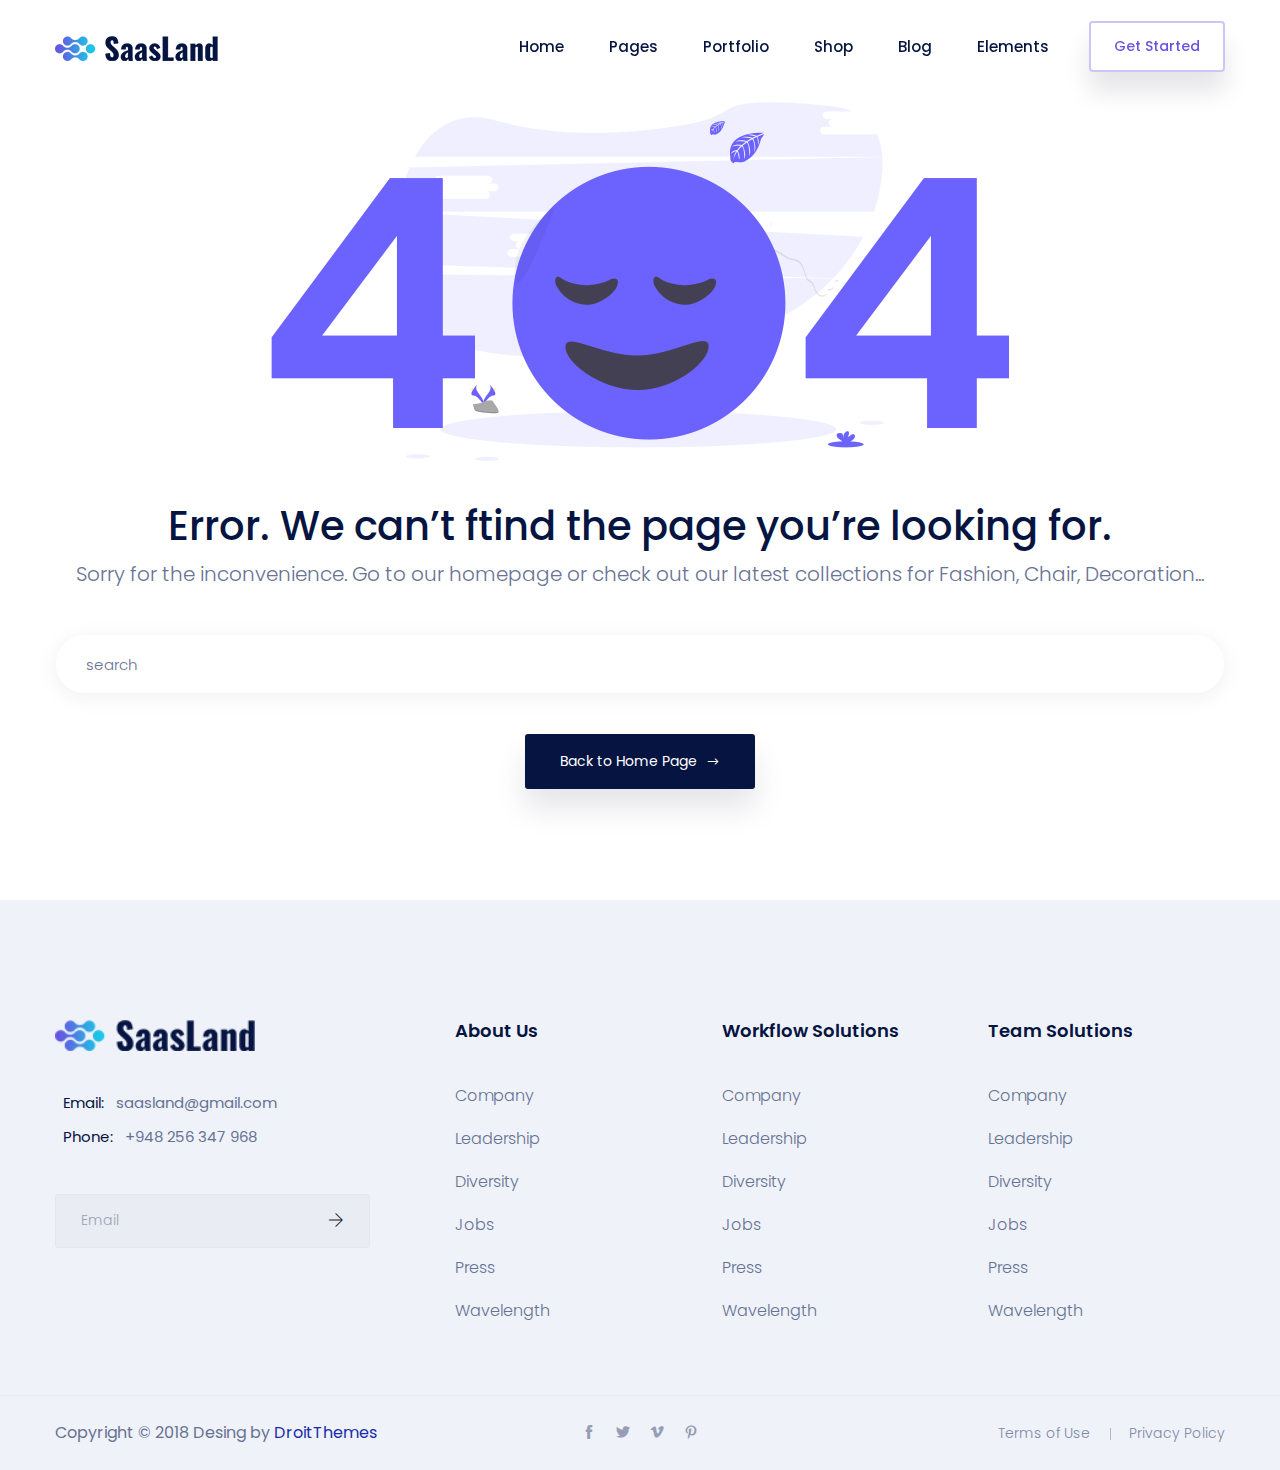
<file: 404-two.html>
<!doctype html>
<html lang="en">

<head>
    <!-- Required meta tags -->
    <meta charset="utf-8">
    <meta name="viewport" content="width=device-width, initial-scale=1, shrink-to-fit=no">
    <link rel="shortcut icon" href="img/favicon.png" type="image/x-icon">
    <title>Saasland</title>
    <!-- Bootstrap CSS -->
    <link rel="stylesheet" href="css/bootstrap.min.css">
    <!--icon font css-->
    <link rel="stylesheet" href="vendors/themify-icon/themify-icons.css">
    <link rel="stylesheet" href="vendors/font-awesome/css/all.css">
    <link rel="stylesheet" href="vendors/flaticon/flaticon.css">
    <link rel="stylesheet" href="vendors/animation/animate.css">
    <link rel="stylesheet" href="vendors/owl-carousel/assets/owl.carousel.min.css">
    <link rel="stylesheet" href="vendors/animation/animate.css">
    <link rel="stylesheet" href="vendors/magnify-pop/magnific-popup.css">
    <link rel="stylesheet" href="vendors/elagent/style.css">
    <link rel="stylesheet" href="vendors/scroll/jquery.mCustomScrollbar.min.css">
    <link rel="stylesheet" href="css/style.css">
    <link rel="stylesheet" href="css/responsive.css">
</head>

<body>
    <div id="preloader">
        <div id="ctn-preloader" class="ctn-preloader">
            <div class="animation-preloader">
                <div class="spinner"></div>
                <div class="txt-loading">
                    <span data-text-preloader="S" class="letters-loading">
                        S
                    </span>
                    <span data-text-preloader="A" class="letters-loading">
                        A
                    </span>
                    <span data-text-preloader="A" class="letters-loading">
                        A
                    </span>
                    <span data-text-preloader="S" class="letters-loading">
                        S
                    </span>
                    <span data-text-preloader="L" class="letters-loading">
                        L
                    </span>
                    <span data-text-preloader="A" class="letters-loading">
                        A
                    </span>
                    <span data-text-preloader="N" class="letters-loading">
                        N
                    </span>
                    <span data-text-preloader="D" class="letters-loading">
                        D
                    </span>
                </div>
                <p class="text-center">Loading</p>
            </div>
            <div class="loader">
                <div class="row">
                    <div class="col-3 loader-section section-left">
                        <div class="bg"></div>
                    </div>
                    <div class="col-3 loader-section section-left">
                        <div class="bg"></div>
                    </div>
                    <div class="col-3 loader-section section-right">
                        <div class="bg"></div>
                    </div>
                    <div class="col-3 loader-section section-right">
                        <div class="bg"></div>
                    </div>
                </div>
            </div>
        </div>
    </div>
    <div class="body_wrapper">
        <header class="header_area">
            <nav class="navbar navbar-expand-lg menu_one">
                <div class="container">
                    <a class="navbar-brand" href="#"><img src="img/logo.png" srcset="img/logo2x.png 2x" alt="logo"></a>
                    <a class="btn_get btn_hover mobile_btn ml-auto" href="#get-app">Get Started</a>
                    <button class="navbar-toggler collapsed" type="button" data-toggle="collapse" data-target="#navbarSupportedContent" aria-controls="navbarSupportedContent" aria-expanded="false" aria-label="Toggle navigation">
                        <span class="menu_toggle">
                            <span class="hamburger">
                                <span></span>
                                <span></span>
                                <span></span>
                            </span>
                            <span class="hamburger-cross">
                                <span></span>
                                <span></span>
                            </span>
                        </span>
                    </button>

                    <div class="collapse navbar-collapse justify-content-between" id="navbarSupportedContent">
                        <ul class="navbar-nav ml-auto menu">
                            <li class="nav-item dropdown submenu mega_menu mega_menu_two">
                                <a class="nav-link dropdown-toggle" href="#" role="button" data-toggle="dropdown" aria-haspopup="true" aria-expanded="false">
                                    Home
                                </a>
                                <div class="mega_menu_inner">
                                    <ul class="dropdown-menu">
                                        <li class="nav-item">
                                            <ul class="dropdown-menu scroll">
                                                <li class="nav-item">
                                                    <a href="home-prototype-two.html" class="item">
                                                        <span class="img">
                                                            <span class="rebon_tap">New</span>
                                                            <img src="img/mega-menu-img/Prototyping_Tool.jpg" alt="Prototyping Tool">
                                                        </span>
                                                        <span class="text">
                                                            Prototyping Tool
                                                        </span>
                                                    </a>
                                                </li>
                                                <li class="nav-item">
                                                    <a href="home-payment-processing.html" class="item">
                                                        <span class="img">
                                                            <img src="img/mega-menu-img/home16.jpg">
                                                        </span>
                                                        <span class="text">
                                                            Payment Processing
                                                        </span>
                                                    </a>
                                                </li>
                                                <li class="nav-item">
                                                    <a href="home-mail.html" class="item">
                                                        <span class="img">
                                                            <img src="img/mega-menu-img/home9.jpg">
                                                        </span>
                                                        <span class="text">
                                                            Email Client
                                                        </span>
                                                    </a>
                                                </li>
                                                <li class="nav-item">
                                                    <a href="home-startup.html" class="item">
                                                        <span class="img">
                                                            <img src="img/mega-menu-img/home15.jpg">
                                                        </span>
                                                        <span class="text">
                                                            Startup
                                                        </span>
                                                    </a>
                                                </li>
                                                <li class="nav-item">
                                                    <a href="home-saas.html" class="item">
                                                        <span class="img">
                                                            <img src="img/mega-menu-img/home17.jpg" alt="Classic Saas">
                                                        </span>
                                                        <span class="text">
                                                            Classic Saas
                                                        </span>
                                                    </a>
                                                </li>
                                                <li class="nav-item">
                                                    <a href="home-software-dark.html" class="item">
                                                        <span class="img">
                                                            <img src="img/mega-menu-img/home13.jpg" alt="Software (Dark)">
                                                        </span>
                                                        <span class="text">
                                                            Software (Dark)
                                                        </span>
                                                    </a>
                                                </li>
                                                <li class="nav-item">
                                                    <a href="home-app-showcase.html" class="item">
                                                        <span class="img">
                                                            <img src="img/mega-menu-img/home14.jpg" alt="App Showcase">
                                                        </span>
                                                        <span class="text">
                                                            App Showcase
                                                        </span>
                                                    </a></li>
                                                <li class="nav-item">
                                                    <a href="home-digital-marketing.html" class="item">
                                                        <span class="img">
                                                            <img src="img/mega-menu-img/home11.jpg" alt="Digital Marketing">
                                                        </span>
                                                        <span class="text">
                                                            Digital Marketing
                                                        </span>
                                                    </a>
                                                </li>
                                                <li class="nav-item">
                                                    <a href="home-cloud.html" class="item">
                                                        <span class="img">
                                                            <img src="img/mega-menu-img/home12.jpg" alt="Cloud Based Saas">
                                                        </span>
                                                        <span class="text">
                                                            Cloud Based Saas
                                                        </span>
                                                    </a>
                                                </li>
                                                <li class="nav-item">
                                                    <a href="home-startup-two.html" class="item">
                                                        <span class="img">
                                                            <img src="img/mega-menu-img/home4.jpg" alt="HR Management">
                                                        </span>
                                                        <span class="text">
                                                            HR Management
                                                        </span>
                                                    </a>
                                                </li>
                                                <li class="nav-item">
                                                    <a href="home-marketing-two.html" class="item">
                                                        <span class="img">
                                                            <img src="img/mega-menu-img/home3.jpg" alt="CRM Software">
                                                        </span>
                                                        <span class="text">
                                                            CRM Software
                                                        </span>
                                                    </a>
                                                </li>
                                                <li class="nav-item">
                                                    <a href="home-payment-style2.html" class="item">
                                                        <span class="img">
                                                            <img src="img/mega-menu-img/home1.jpg" alt="Accounts &amp; Billing">
                                                        </span>
                                                        <span class="text">
                                                            Accounts &amp; Billing
                                                        </span>
                                                    </a>
                                                </li>
                                                <li class="nav-item">
                                                    <a href="home-digital-marketing-two.html" class="item">
                                                        <span class="img">
                                                            <img src="img/mega-menu-img/home5.jpg" alt="Digital Agency">
                                                        </span>
                                                        <span class="text">
                                                            Digital Agency
                                                        </span>
                                                    </a>
                                                </li>
                                                <li class="nav-item">
                                                    <a href="home-project-management.html" class="item">
                                                        <span class="img">
                                                            <img src="img/mega-menu-img/home8.jpg" alt="Project Management">
                                                        </span>
                                                        <span class="text">
                                                            Project Management
                                                        </span>
                                                    </a>
                                                </li>
                                                <li class="nav-item">
                                                    <a href="home-saas-two.html" class="item">
                                                        <span class="img">
                                                            <img src="img/mega-menu-img/saas2-slider.png" alt="Saas 02 (Slider)">
                                                        </span>
                                                        <span class="text">
                                                            Saas 02 (Slider)
                                                        </span>
                                                    </a>
                                                </li>
                                                <li class="nav-item">
                                                    <a href="home-company.html" class="item">
                                                        <span class="img">
                                                            <img src="img/mega-menu-img/home2.jpg" alt="home2">
                                                        </span>
                                                        <span class="text">
                                                            Company
                                                        </span>
                                                    </a>
                                                </li>
                                            </ul>
                                        </li>
                                    </ul>
                                </div>
                            </li>
                            <li class="dropdown submenu nav-item"><a title="Pages" class="dropdown-toggle nav-link" data-toggle="dropdown" role="button" aria-haspopup="true" aria-expanded="false" href="#">Pages</a>
                                <ul role="menu" class=" dropdown-menu">
                                    <li class="dropdown submenu nav-item"><a title="Service" class="dropdown-toggle nav-link" data-toggle="dropdown" role="button" aria-haspopup="true" aria-expanded="false" href="#">Service <span class="arrow_carrot-right"></span> </a>
                                        <ul class=" dropdown-menu">
                                            <li class="nav-item"><a title="Service 01" class="nav-link" href="service-1.html">Service 01</a></li>
                                            <li class="nav-item"><a title="Service 02" class="nav-link" href="service-2.html">Service 02</a></li>
                                            <li class="nav-item"><a title="Service 03" class="nav-link" href="service-3.html">Service 03</a></li>
                                            <li class="nav-item"><a title="Service Details" class="nav-link" href="service-details.html">Service Details</a></li>
                                        </ul>
                                    </li>

                                    <li class="dropdown submenu nav-item"><a title="Career" class="dropdown-toggle nav-link" data-toggle="dropdown" role="button" aria-haspopup="true" aria-expanded="false" href="#">Career <span class="arrow_carrot-right"></span> </a>
                                        <ul class=" dropdown-menu">
                                            <li class="nav-item"><a title="Job Listing" class="nav-link" href="job-listing.html">Job Listing</a></li>
                                            <li class="nav-item"><a title="Job Details" class="nav-link" href="job-details.html">Job Details</a></li>
                                            <li class="nav-item"><a title="Apply Job" class="nav-link" href="job-apply.html">Apply Job</a></li>
                                        </ul>
                                    </li>

                                    <li class="nav-item"><a title="About" class="nav-link" href="about.html">About</a></li>

                                    <li class="nav-item"><a title="Process" class="nav-link" href="process.html">Process</a></li>


                                    <li class="nav-item"><a title="Pricing" class="nav-link" href="price.html">Pricing</a></li>

                                    <li class="dropdown submenu nav-item"><a title="Case Study" class="dropdown-toggle nav-link" data-toggle="dropdown" role="button" aria-haspopup="true" aria-expanded="false" href="#">Case Study<span class="arrow_carrot-right"></span> </a>
                                        <ul class=" dropdown-menu">
                                            <li class="nav-item"><a title="Case Study" class="nav-link" href="case-study.html">Case Study</a></li>
                                            <li class="nav-item"><a title="Case study Details" class="nav-link" href="case-study-details.html">Case Study Details</a></li>
                                        </ul>
                                    </li>

                                    <li class="nav-item"><a title="Team" class="nav-link" href="team.html">Team</a></li>

                                    <li class="dropdown submenu nav-item"><a title="Sign Up" class="dropdown-toggle nav-link" data-toggle="dropdown" role="button" aria-haspopup="true" aria-expanded="false" href="#">Sign Up <span class="arrow_carrot-right"></span> </a>
                                        <ul class=" dropdown-menu">
                                            <li class="nav-item"><a title="Sign Up 01" class="nav-link" href="sign-up-1.html">Sign Up 01</a></li>
                                            <li class="nav-item"><a title="Sign Up 02" class="nav-link" href="sign-up-2.html">Sign Up 02</a></li>

                                        </ul>
                                    </li>

                                    <li class="dropdown submenu nav-item"><a title="Login" class="dropdown-toggle nav-link" data-toggle="dropdown" role="button" aria-haspopup="true" aria-expanded="false" href="#">Login<span class="arrow_carrot-right"></span> </a>
                                        <ul class=" dropdown-menu">
                                            <li class="nav-item"><a title="Login 01" class="nav-link" href="login.html">Login 01</a></li>
                                            <li class="nav-item"><a title="Login 02" class="nav-link" href="login-two.html">Login 02</a></li>
                                        </ul>
                                    </li>
                                    <li class="nav-item"><a title="FAQ" class="nav-link" href="faq.html">FAQ</a></li>

                                    <li class="dropdown submenu nav-item"><a title="Contact" class="dropdown-toggle nav-link" data-toggle="dropdown" role="button" aria-haspopup="true" aria-expanded="false" href="#">Contact <span class="arrow_carrot-right"></span> </a>
                                        <ul role="menu" class="dropdown-menu">
                                            <li class="nav-item"><a title="Contact 01" class="nav-link" href="contact-1.html">Contact 01</a></li>
                                            <li class="nav-item"><a title="Contact  02" class="nav-link" href="contact-2.html">Contact 02</a></li>
                                        </ul>
                                    </li>

                                    <li class="nav-item"><a title="Thank You" class="nav-link" href="thanks.html">Thank You</a></li>
                                    <li class="nav-item"><a title="Coming Soon" class="nav-link" href="coming-soon.html">Coming Soon</a></li>

                                    <li class="dropdown submenu nav-item"><a title="404" class="dropdown-toggle nav-link" data-toggle="dropdown" role="button" aria-haspopup="true" aria-expanded="false" href="#">404<span class="arrow_carrot-right"></span> </a>
                                        <ul class=" dropdown-menu">
                                            <li class="nav-item"><a title="404 01" class="nav-link" href="404.html">404 01</a></li>
                                            <li class="nav-item"><a title="404 02" class="nav-link" href="404-two.html">404 02</a></li>
                                        </ul>
                                    </li>
                                </ul>
                            </li>
                            <li class="nav-item dropdown submenu mega_menu">
                                <a class="nav-link dropdown-toggle" href="#" role="button" data-toggle="dropdown" aria-haspopup="true" aria-expanded="false">
                                    Portfolio
                                </a>
                                <div class="mega_menu_inner">
                                    <ul class="dropdown-menu">
                                        <li class="nav-item">
                                            <a href="index.html" class="nav-link">Portfolio Grid</a>
                                            <ul class="dropdown-menu">
                                                <li class="nav-item"><a href="portfolio-grid-2col.html" class="nav-link">Style 1 (2 columns)</a></li>
                                                <li class="nav-item"><a href="portfolio-grid-3columns.html" class="nav-link">Style 1 (3 columns)</a></li>
                                                <li class="nav-item"><a href="portfolio-grid-4columns.html" class="nav-link">Style 1 (4 columns)</a></li>
                                                <li class="nav-item"><a href="portfolio-grid-2col-2.html" class="nav-link">Style 2 (2 columns)</a></li>
                                                <li class="nav-item"><a href="portfolio-grid-2col-3.html" class="nav-link">Style 2 (3 columns)</a></li>
                                                <li class="nav-item"><a href="portfolio-grid-2col-4.html" class="nav-link">Style 2 (4 columns)</a></li>
                                            </ul>
                                        </li>
                                        <li class="nav-item">
                                            <a href="index.html" class="nav-link">Portfolio Fluid</a>
                                            <ul class="dropdown-menu">
                                                <li class="nav-item"><a href="portfolio-fullwidth-3columns.html" class="nav-link">Style 1 (3 columns)</a></li>
                                                <li class="nav-item"><a href="portfolio-fullwidth-4columns.html" class="nav-link">Style 1 (4 columns)</a></li>
                                                <li class="nav-item"><a href="portfolio-grid-fullwidth1.html" class="nav-link">Style 2 (3 columns)</a></li>
                                                <li class="nav-item"><a href="portfolio-grid-fullwidth2.html" class="nav-link">Style 2 (4 columns)</a></li>
                                            </ul>
                                        </li>
                                        <li class="nav-item">
                                            <a href="index.html" class="nav-link">Portfolio Masonry</a>
                                            <ul class="dropdown-menu">
                                                <li class="nav-item"><a href="portfolio-mas-2col.html" class="nav-link">Style 1 (2 columns)</a></li>
                                                <li class="nav-item"><a href="portfolio-mas-3col.html" class="nav-link">Style 1 (3 columns)</a></li>
                                                <li class="nav-item"><a href="portfolio-mas-4col.html" class="nav-link">Style 1 (4 columns)</a></li>
                                                <li class="nav-item"><a href="portfolio-mas-3col-2.html" class="nav-link">Style 2 (3 columns)</a></li>
                                                <li class="nav-item"><a href="portfolio-mas-4col-2.html" class="nav-link">Style 2 (4 columns)</a></li>
                                            </ul>
                                        </li>
                                        <li class="nav-item">
                                            <a href="index.html" class="nav-link">Project details</a>
                                            <ul class="dropdown-menu">
                                                <li class="nav-item"><a href="portfolio-details-1.html" class="nav-link">Style 1</a></li>
                                                <li class="nav-item"><a href="portfolio-details-2.html" class="nav-link">Style 2</a></li>
                                                <li class="nav-item"><a href="portfolio-details-3.html" class="nav-link">Style 3</a></li>
                                            </ul>
                                        </li>
                                    </ul>
                                </div>
                            </li>
                            <li class="nav-item dropdown submenu">
                                <a class="nav-link dropdown-toggle" href="#" role="button" data-toggle="dropdown" aria-haspopup="true" aria-expanded="false">
                                    Shop
                                </a>
                                <ul class="dropdown-menu">
                                    <li class="nav-item"><a href="shop-grid.html" class="nav-link">Shop Grid</a></li>
                                    <li class="nav-item"><a href="shop-list.html" class="nav-link">Shop list</a></li>
                                    <li class="nav-item"><a href="product-details-1.html" class="nav-link">Product detail</a></li>
                                    <li class="nav-item"><a href="shoping-cart.html" class="nav-link">Shopping cart</a></li>
                                    <li class="nav-item"><a href="checkout.html" class="nav-link">Checkout</a></li>
                                    <li class="nav-item"><a href="wishlist.html" class="nav-link">Wishlist</a></li>
                                </ul>
                            </li>
                            <li class="nav-item dropdown submenu">
                                <a class="nav-link dropdown-toggle" href="#" role="button" data-toggle="dropdown" aria-haspopup="true" aria-expanded="false">
                                    Blog
                                </a>
                                <ul class="dropdown-menu">
                                    <li class="nav-item"><a href="blog-grid.html" class="nav-link">Blog Grid</a></li>
                                    <li class="nav-item"><a href="blog-grid-two.html" class="nav-link">Blog Grid Two</a></li>
                                    <li class="nav-item"><a href="blog-list.html" class="nav-link">Blog List</a></li>
                                    <li class="nav-item"><a href="blog-right-sidebar.html" class="nav-link">Blog Right Sidebar</a></li>
                                    <li class="nav-item"><a href="blog-masonry.html" class="nav-link">Blog Masonry</a></li>
                                    <li class="nav-item"><a href="blog-masonry-two.html" class="nav-link">Blog Masonry Two</a></li>
                                    <li class="nav-item"><a href="blog-masonry-sidebar.html" class="nav-link">Blog Masonry Sidebar</a></li>
                                    <li class="nav-item"><a href="blog-masonry-sidebar-two.html" class="nav-link">Blog Masonry Sidebar Two</a></li>
                                    <li class="nav-item"><a href="blog-single.html" class="nav-link">Blog Single</a></li>
                                    <li class="nav-item"><a href="blog-single-two.html" class="nav-link">Blog Single Two</a></li>
                                </ul>
                            </li>
                            <li class="nav-item dropdown submenu mega_menu">
                                <a class="nav-link dropdown-toggle" href="#" role="button" data-toggle="dropdown" aria-haspopup="true" aria-expanded="false">
                                Elements 
                                </a>
                                <div class="mega_menu_inner">
                                    <ul class="dropdown-menu">
                                        <li class="nav-item">
                                            <a class="nav-link">Elements 01</a>
                                            <ul class="dropdown-menu">
                                                <li class="nav-item"><a href="Accordion.html" class="nav-link">Accordions</a></li>
                                                <li class="nav-item"><a href="button.html" class="nav-link">Buttons</a></li>
                                                <li class="nav-item"><a href="team.html" class="nav-link">Team</a></li>
                                                <li class="nav-item"><a href="integration.html" class="nav-link">Integration</a></li>
                                                <li class="nav-item"><a href="client.html" class="nav-link">Clients</a></li>
                                                <li class="nav-item"><a href="subscribe.html" class="nav-link">Subscribe</a></li>
                                                <li class="nav-item"><a href="call-to-action.html" class="nav-link">Call to Action</a></li>
                                                <li class="nav-item"><a href="tab.html" class="nav-link">Tab</a></li>
                                            </ul>
                                        </li>

                                        <li class="nav-item">
                                            <a class="nav-link">Elements 02</a>
                                            <ul class="dropdown-menu">
                                                <li class="nav-item"><a href="testimonial.html" class="nav-link">Testimonials</a></li>
                                                <li class="nav-item"><a href="video.html" class="nav-link">Video</a></li>
                                                <li class="nav-item"><a href="carosuel.html" class="nav-link">Carosuel</a></li>
                                                <li class="nav-item"><a href="google-map.html" class="nav-link">Google Map</a></li>
                                                <li class="nav-item"><a href="contact-form.html" class="nav-link">Contact Form</a></li>
                                                <li class="nav-item"><a href="process.html" class="nav-link">Process</a></li>
                                                <li class="nav-item"><a href="getapp.html" class="nav-link">Get App</a></li>
                                            </ul>
                                        </li>
                                        <li class="nav-item">
                                            <a class="nav-link">Elements 03</a>
                                            <ul class="dropdown-menu">
                                                <li class="nav-item"><a href="heading.html" class="nav-link">Heading</a></li>
                                                <li class="nav-item"><a href="blockquote.html" class="nav-link">Blockquote</a></li>
                                                <li class="nav-item"><a href="price.html" class="nav-link">Pricing Table</a></li>
                                                <li class="nav-item"><a href="fun-fact.html" class="nav-link">Fun Fact</a></li>
                                                <li class="nav-item"><a href="coming-soon.html" class="nav-link">Countdown Timer</a></li>
                                                <li class="nav-item"><a href="pagination.html" class="nav-link">Pagination</a></li>
                                                <li class="nav-item"><a href="heading-style.html" class="nav-link">Heading Elements</a></li>
                                                <li class="nav-item"><a href="alart.html" class="nav-link">Alart</a></li>
                                            </ul>
                                        </li>
                                        <li class="nav-item">
                                            <a class="nav-link">
                                            Headers
                                            </a>
                                            <ul class="dropdown-menu">
                                                <li class="nav-item"><a href="header-dark.html" class="nav-link">Header Dark</a></li>
                                                <li class="nav-item"><a href="header-style2.html" class="nav-link">Header Style 2</a></li>
                                                <li class="nav-item"><a href="header-style3.html" class="nav-link">Header Style 3</a></li>
                                                <li class="nav-item"><a href="header-style4.html" class="nav-link">Header Style 4</a></li>
                                                <li class="nav-item"><a href="header-style5.html" class="nav-link">Header Style 5</a></li>
                                                <li class="nav-item"><a href="header-style6.html" class="nav-link">Header Style 6</a></li>
                                                <li class="nav-item"><a href="header-style7.html" class="nav-link">Header Style 7</a></li>
                                                <li class="nav-item"><a href="header-style8.html" class="nav-link">Header Style 8</a></li>
                                            </ul>
                                        </li> 
                                    </ul>
                                </div>
                            </li>
                        </ul>
                        <a class="btn_get btn_hover hidden-sm" href="#get-app">Get Started</a>
                    </div>
                </div>
            </nav>
        </header>
        <section class="error_two_area">
            <div class="container flex">
                <div class="error_content_two text-center">
                    <img src="img/new/error.png" alt="">
                    <h2>Error. We can’t ftind the page you’re looking for.</h2>
                    <p>Sorry for the inconvenience. Go to our homepage or check out our latest collections for Fashion, Chair, Decoration... </p>
                    <form action="#" class="search">
                        <input type="text" class="form-control" placeholder="search">
                    </form>
                    <a href="#" class="about_btn btn_hover">Back to Home Page <i class="arrow_right"></i></a>
                </div>
            </div>
        </section>
        <footer class="footer_area footer_area_four f_bg">
            <div class="footer_top">
                <div class="container">
                    <div class="row">
                        <div class="col-lg-4 pr_70">
                            <div class="f_widget company_widget">
                                <a href="index.html" class="f-logo"><img src="img/logo.png" srcset="img/logo2x.png 2x" alt=""></a>
                                <div class="widget-wrap">
                                    <p class="f_400 f_p f_size_15 mb-0 l_height34"><span>Email:</span> <a href="mailto:saasland@gmail.com" class="f_400">saasland@gmail.com</a></p>
                                    <p class="f_400 f_p f_size_15 mb-0 l_height34"><span>Phone:</span> <a href="tel:948256347968" class="f_400">+948 256 347 968</a></p>
                                </div>
                                <form action="#" class="f_subscribe mailchimp" method="post">
                                    <input type="text" name="EMAIL" class="form-control memail" placeholder="Email">
                                    <button class="btn btn-submit" type="submit"><i class="ti-arrow-right"></i></button>
                                    <p class="mchimp-errmessage" style="display: none;"></p>
                                    <p class="mchimp-sucmessage" style="display: none;"></p>
                                </form>
                            </div>
                        </div>
                        <div class="col-lg-8">
                            <div class="row">
                                <div class="col-lg-4">
                                    <div class="f_widget about-widget">
                                        <h3 class="f-title f_600 t_color f_size_18 mb_40">About Us</h3>
                                        <ul class="list-unstyled f_list">
                                            <li><a href="#">Company</a></li>
                                            <li><a href="#">Leadership</a></li>
                                            <li><a href="#">Diversity</a></li>
                                            <li><a href="#">Jobs</a></li>
                                            <li><a href="#">Press</a></li>
                                            <li><a href="#">Wavelength</a></li>
                                        </ul>
                                    </div>
                                </div>
                                <div class="col-lg-4">
                                    <div class="f_widget about-widget">
                                        <h3 class="f-title f_600 t_color f_size_18 mb_40">Workflow Solutions</h3>
                                        <ul class="list-unstyled f_list">
                                            <li><a href="#">Company</a></li>
                                            <li><a href="#">Leadership</a></li>
                                            <li><a href="#">Diversity</a></li>
                                            <li><a href="#">Jobs</a></li>
                                            <li><a href="#">Press</a></li>
                                            <li><a href="#">Wavelength</a></li>
                                        </ul>
                                    </div>
                                </div>
                                <div class="col-lg-4 pl-20">
                                    <div class="f_widget about-widget">
                                        <h3 class="f-title f_600 t_color f_size_18 mb_40">Team Solutions</h3>
                                        <ul class="list-unstyled f_list">
                                            <li><a href="#">Company</a></li>
                                            <li><a href="#">Leadership</a></li>
                                            <li><a href="#">Diversity</a></li>
                                            <li><a href="#">Jobs</a></li>
                                            <li><a href="#">Press</a></li>
                                            <li><a href="#">Wavelength</a></li>
                                        </ul>
                                    </div>
                                </div>
                            </div>
                        </div>
                    </div>
                </div>
            </div>
            <div class="footer_bottom">
                <div class="container">
                    <div class="row">
                        <div class="col-lg-4 col-md-5 col-sm-6">
                            <p class="mb-0 f_400">Copyright © 2018 Desing by <a href="#">DroitThemes</a></p>
                        </div>
                        <div class="col-lg-4 col-md-3 col-sm-6">
                            <div class="f_social_icon_two text-center">
                                <a href="#"><i class="ti-facebook"></i></a>
                                <a href="#"><i class="ti-twitter-alt"></i></a>
                                <a href="#"><i class="ti-vimeo-alt"></i></a>
                                <a href="#"><i class="ti-pinterest"></i></a>
                            </div>
                        </div>
                        <div class="col-lg-4 col-md-4 col-sm-12">
                            <ul class="list-unstyled f_menu text-right">
                                <li><a href="#">Terms of Use</a></li>
                                <li><a href="#">Privacy Policy</a></li>
                            </ul>
                        </div>
                    </div>
                </div>
            </div>
        </footer>
    </div>
    <!-- Optional JavaScript -->
    <!-- jQuery first, then Popper.js, then Bootstrap JS -->
    <script src="js/jquery-3.2.1.min.js"></script>
    <script src="js/propper.js"></script>
    <script src="js/bootstrap.min.js"></script>
    <script src="vendors/wow/wow.min.js"></script>
    <script src="vendors/sckroller/jquery.parallax-scroll.js"></script>
    <script src="vendors/owl-carousel/owl.carousel.min.js"></script>
    <script src="vendors/imagesloaded/imagesloaded.pkgd.min.js"></script>
    <script src="vendors/isotope/isotope-min.js"></script>
    <script src="vendors/magnify-pop/jquery.magnific-popup.min.js"></script>
    <script src="vendors/scroll/jquery.mCustomScrollbar.concat.min.js"></script>
    <script src="js/plugins.js"></script>
    <script src="js/main.js"></script>
</body>

</html>
</file>
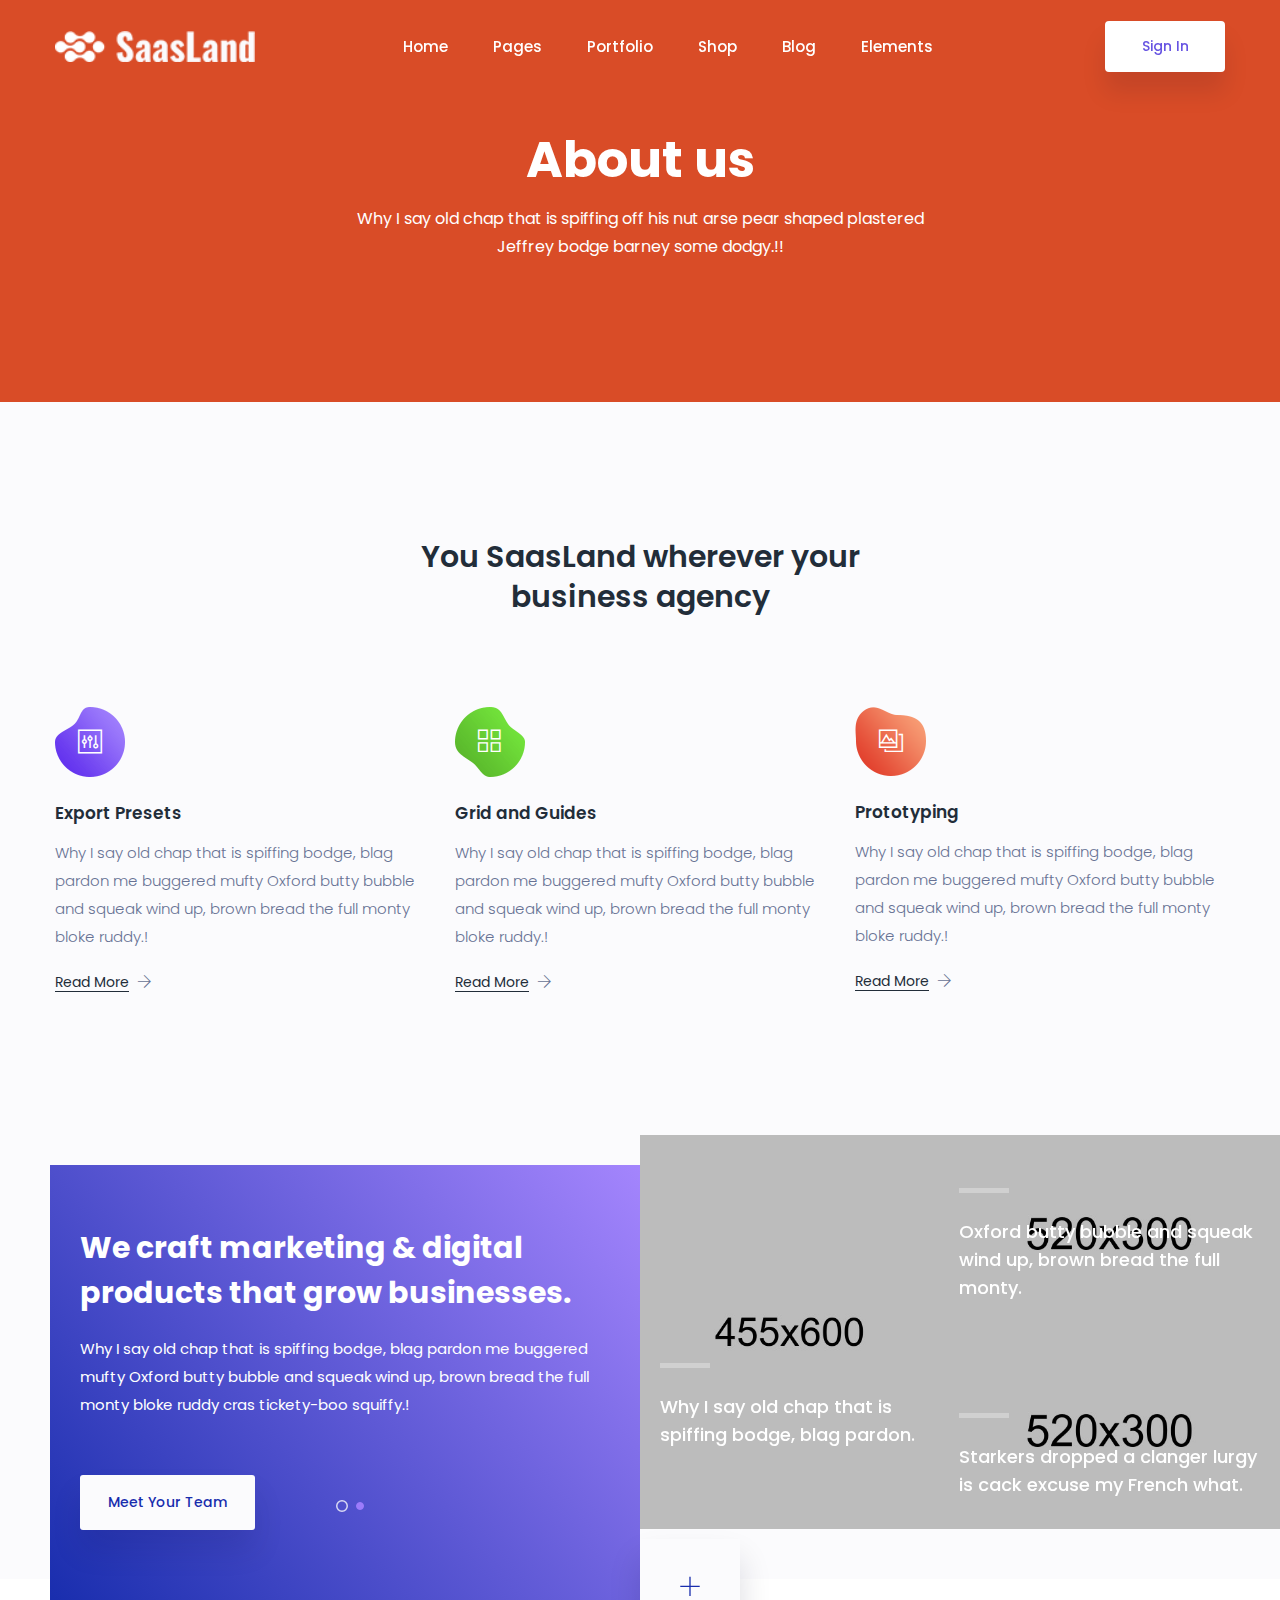
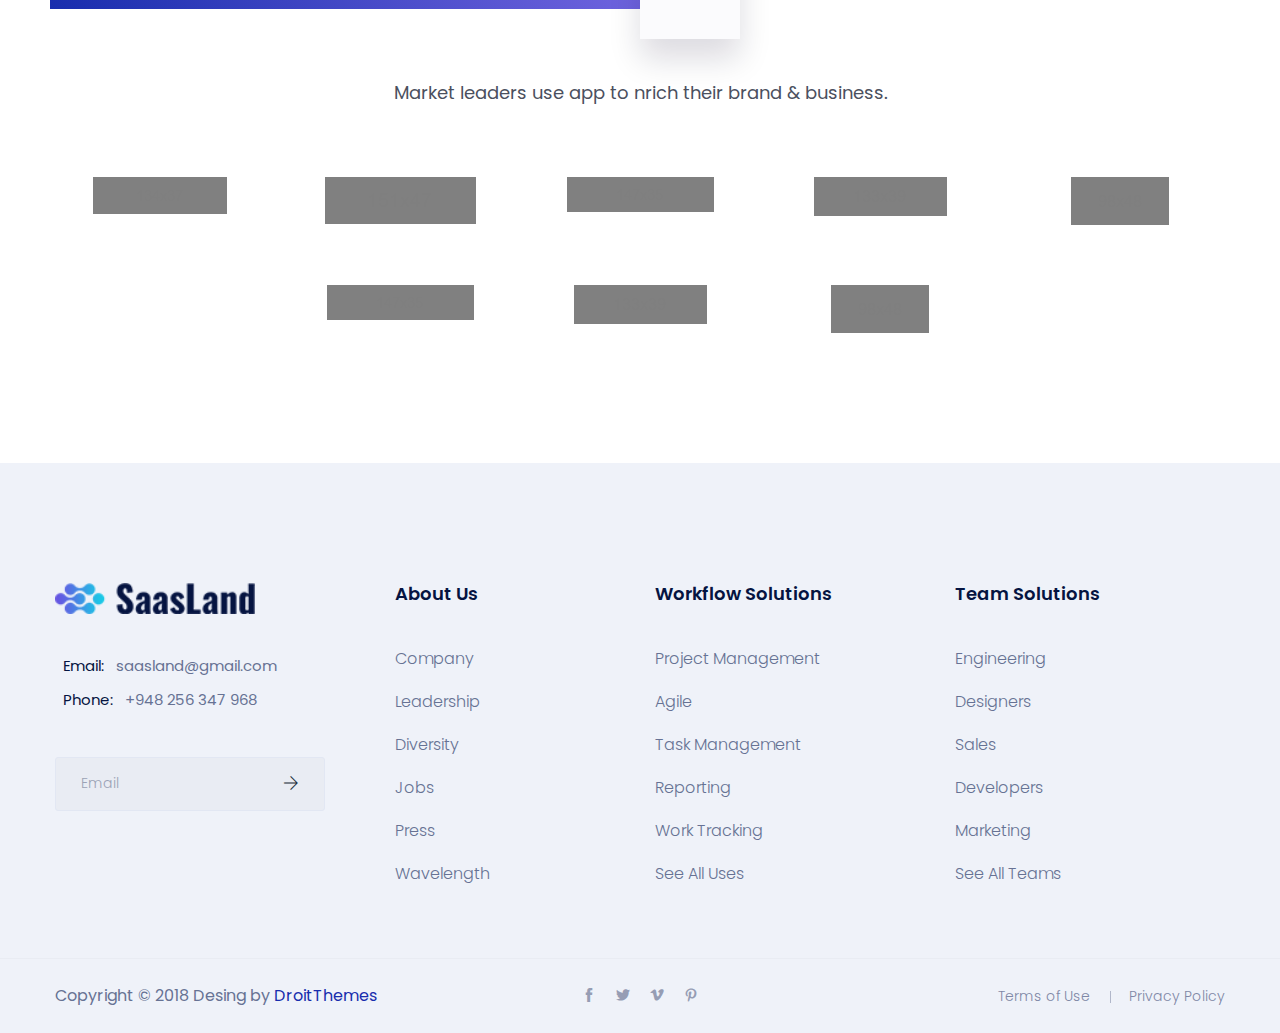
<file: about.html>
<!doctype html>
<html lang="en">

<head>
    <!-- Required meta tags -->
    <meta charset="utf-8">
    <meta name="viewport" content="width=device-width, initial-scale=1, shrink-to-fit=no">
    <link rel="shortcut icon" href="img/favicon.png" type="image/x-icon">
    <title>Saasland</title>
    <!-- Bootstrap CSS -->
    <link rel="stylesheet" href="css/bootstrap.min.css">
    <!--icon font css-->
    <link rel="stylesheet" href="vendors/themify-icon/themify-icons.css">
    <link rel="stylesheet" href="vendors/font-awesome/css/all.css">
    <link rel="stylesheet" href="vendors/flaticon/flaticon.css">
    <link rel="stylesheet" href="vendors/animation/animate.css">
    <link rel="stylesheet" href="vendors/owl-carousel/assets/owl.carousel.min.css">
    <link rel="stylesheet" href="vendors/animation/animate.css">
    <link rel="stylesheet" href="vendors/magnify-pop/magnific-popup.css">
    <link rel="stylesheet" href="vendors/elagent/style.css">
    <link rel="stylesheet" href="vendors/scroll/jquery.mCustomScrollbar.min.css">
    <link rel="stylesheet" href="css/style.css">
    <link rel="stylesheet" href="css/responsive.css">
</head>

<body>
    <div id="preloader">
        <div id="ctn-preloader" class="ctn-preloader">
            <div class="animation-preloader">
                <div class="spinner"></div>
                <div class="txt-loading">
                    <span data-text-preloader="S" class="letters-loading">
                        S
                    </span>
                    <span data-text-preloader="A" class="letters-loading">
                        A
                    </span>
                    <span data-text-preloader="A" class="letters-loading">
                        A
                    </span>
                    <span data-text-preloader="S" class="letters-loading">
                        S
                    </span>
                    <span data-text-preloader="L" class="letters-loading">
                        L
                    </span>
                    <span data-text-preloader="A" class="letters-loading">
                        A
                    </span>
                    <span data-text-preloader="N" class="letters-loading">
                        N
                    </span>
                    <span data-text-preloader="D" class="letters-loading">
                        D
                    </span>
                </div>
                <p class="text-center">Loading</p>
            </div>
            <div class="loader">
                <div class="row">
                    <div class="col-3 loader-section section-left">
                        <div class="bg"></div>
                    </div>
                    <div class="col-3 loader-section section-left">
                        <div class="bg"></div>
                    </div>
                    <div class="col-3 loader-section section-right">
                        <div class="bg"></div>
                    </div>
                    <div class="col-3 loader-section section-right">
                        <div class="bg"></div>
                    </div>
                </div>
            </div>
        </div>
    </div>
    <div class="body_wrapper">
        <header class="header_area">
            <nav class="navbar navbar-expand-lg menu_one menu_four">
                <div class="container">
                    <a class="navbar-brand sticky_logo" href="#"><img src="img/logo2.png" srcset="img/logo2x-2.png 2x" alt="logo"><img src="img/logo.png" srcset="img/logo2x.png 2x" alt=""></a>
                    <button class="navbar-toggler collapsed" type="button" data-toggle="collapse" data-target="#navbarSupportedContent" aria-controls="navbarSupportedContent" aria-expanded="false" aria-label="Toggle navigation">
                        <span class="menu_toggle">
                            <span class="hamburger">
                                <span></span>
                                <span></span>
                                <span></span>
                            </span>
                            <span class="hamburger-cross">
                                <span></span>
                                <span></span>
                            </span>
                        </span>
                    </button>

                    <div class="collapse navbar-collapse justify-content-between" id="navbarSupportedContent">
                        <ul class="navbar-nav menu w_menu ml-auto mr-auto">
                            <li class="nav-item dropdown submenu mega_menu mega_menu_two">
                                <a class="nav-link dropdown-toggle" href="#" role="button" data-toggle="dropdown" aria-haspopup="true" aria-expanded="false">
                                    Home
                                </a>
                                <div class="mega_menu_inner">
                                    <ul class="dropdown-menu">
                                        <li class="nav-item">
                                            <ul class="dropdown-menu scroll">
                                                <li class="nav-item">
                                                    <a href="home-prototype-two.html" class="item">
                                                        <span class="img">
                                                            <span class="rebon_tap">New</span>
                                                            <img src="img/mega-menu-img/Prototyping_Tool.jpg" alt="Prototyping Tool">
                                                        </span>
                                                        <span class="text">
                                                            Prototyping Tool
                                                        </span>
                                                    </a>
                                                </li>
                                                <li class="nav-item">
                                                    <a href="home-payment-processing.html" class="item">
                                                        <span class="img">
                                                            <img src="img/mega-menu-img/home16.jpg">
                                                        </span>
                                                        <span class="text">
                                                            Payment Processing
                                                        </span>
                                                    </a>
                                                </li>
                                                <li class="nav-item">
                                                    <a href="home-mail.html" class="item">
                                                        <span class="img">
                                                            <img src="img/mega-menu-img/home9.jpg">
                                                        </span>
                                                        <span class="text">
                                                            Email Client
                                                        </span>
                                                    </a>
                                                </li>
                                                <li class="nav-item">
                                                    <a href="home-startup.html" class="item">
                                                        <span class="img">
                                                            <img src="img/mega-menu-img/home15.jpg">
                                                        </span>
                                                        <span class="text">
                                                            Startup
                                                        </span>
                                                    </a>
                                                </li>
                                                <li class="nav-item">
                                                    <a href="home-saas.html" class="item">
                                                        <span class="img">
                                                            <img src="img/mega-menu-img/home17.jpg" alt="Classic Saas">
                                                        </span>
                                                        <span class="text">
                                                            Classic Saas
                                                        </span>
                                                    </a>
                                                </li>
                                                <li class="nav-item">
                                                    <a href="home-software-dark.html" class="item">
                                                        <span class="img">
                                                            <img src="img/mega-menu-img/home13.jpg" alt="Software (Dark)">
                                                        </span>
                                                        <span class="text">
                                                            Software (Dark)
                                                        </span>
                                                    </a>
                                                </li>
                                                <li class="nav-item">
                                                    <a href="home-app-showcase.html" class="item">
                                                        <span class="img">
                                                            <img src="img/mega-menu-img/home14.jpg" alt="App Showcase">
                                                        </span>
                                                        <span class="text">
                                                            App Showcase
                                                        </span>
                                                    </a></li>
                                                <li class="nav-item">
                                                    <a href="home-digital-marketing.html" class="item">
                                                        <span class="img">
                                                            <img src="img/mega-menu-img/home11.jpg" alt="Digital Marketing">
                                                        </span>
                                                        <span class="text">
                                                            Digital Marketing
                                                        </span>
                                                    </a>
                                                </li>
                                                <li class="nav-item">
                                                    <a href="home-cloud.html" class="item">
                                                        <span class="img">
                                                            <img src="img/mega-menu-img/home12.jpg" alt="Cloud Based Saas">
                                                        </span>
                                                        <span class="text">
                                                            Cloud Based Saas
                                                        </span>
                                                    </a>
                                                </li>
                                                <li class="nav-item">
                                                    <a href="home-startup-two.html" class="item">
                                                        <span class="img">
                                                            <img src="img/mega-menu-img/home4.jpg" alt="HR Management">
                                                        </span>
                                                        <span class="text">
                                                            HR Management
                                                        </span>
                                                    </a>
                                                </li>
                                                <li class="nav-item">
                                                    <a href="home-marketing-two.html" class="item">
                                                        <span class="img">
                                                            <img src="img/mega-menu-img/home3.jpg" alt="CRM Software">
                                                        </span>
                                                        <span class="text">
                                                            CRM Software
                                                        </span>
                                                    </a>
                                                </li>
                                                <li class="nav-item">
                                                    <a href="home-payment-style2.html" class="item">
                                                        <span class="img">
                                                            <img src="img/mega-menu-img/home1.jpg" alt="Accounts &amp; Billing">
                                                        </span>
                                                        <span class="text">
                                                            Accounts &amp; Billing
                                                        </span>
                                                    </a>
                                                </li>
                                                <li class="nav-item">
                                                    <a href="home-digital-marketing-two.html" class="item">
                                                        <span class="img">
                                                            <img src="img/mega-menu-img/home5.jpg" alt="Digital Agency">
                                                        </span>
                                                        <span class="text">
                                                            Digital Agency
                                                        </span>
                                                    </a>
                                                </li>
                                                <li class="nav-item">
                                                    <a href="home-project-management.html" class="item">
                                                        <span class="img">
                                                            <img src="img/mega-menu-img/home8.jpg" alt="Project Management">
                                                        </span>
                                                        <span class="text">
                                                            Project Management
                                                        </span>
                                                    </a>
                                                </li>
                                                <li class="nav-item">
                                                    <a href="home-saas-two.html" class="item">
                                                        <span class="img">
                                                            <img src="img/mega-menu-img/saas2-slider.png" alt="Saas 02 (Slider)">
                                                        </span>
                                                        <span class="text">
                                                            Saas 02 (Slider)
                                                        </span>
                                                    </a>
                                                </li>
                                                <li class="nav-item">
                                                    <a href="home-company.html" class="item">
                                                        <span class="img">
                                                            <img src="img/mega-menu-img/home2.jpg" alt="home2">
                                                        </span>
                                                        <span class="text">
                                                            Company
                                                        </span>
                                                    </a>
                                                </li>
                                            </ul>
                                        </li>
                                    </ul>
                                </div>
                            </li>
                            <li class="dropdown submenu nav-item"><a title="Pages" class="dropdown-toggle nav-link" data-toggle="dropdown" role="button" aria-haspopup="true" aria-expanded="false" href="#">Pages</a>
                                <ul role="menu" class=" dropdown-menu">
                                    <li class="dropdown submenu nav-item"><a title="Service" class="dropdown-toggle nav-link" data-toggle="dropdown" role="button" aria-haspopup="true" aria-expanded="false" href="#">Service <span class="arrow_carrot-right"></span> </a>
                                        <ul class=" dropdown-menu">
                                            <li class="nav-item"><a title="Service 01" class="nav-link" href="service-1.html">Service 01</a></li>
                                            <li class="nav-item"><a title="Service 02" class="nav-link" href="service-2.html">Service 02</a></li>
                                            <li class="nav-item"><a title="Service 03" class="nav-link" href="service-3.html">Service 03</a></li>
                                            <li class="nav-item"><a title="Service Details" class="nav-link" href="service-details.html">Service Details</a></li>
                                        </ul>
                                    </li>

                                    <li class="dropdown submenu nav-item"><a title="Career" class="dropdown-toggle nav-link" data-toggle="dropdown" role="button" aria-haspopup="true" aria-expanded="false" href="#">Career <span class="arrow_carrot-right"></span> </a>
                                        <ul class=" dropdown-menu">
                                            <li class="nav-item"><a title="Job Listing" class="nav-link" href="job-listing.html">Job Listing</a></li>
                                            <li class="nav-item"><a title="Job Details" class="nav-link" href="job-details.html">Job Details</a></li>
                                            <li class="nav-item"><a title="Apply Job" class="nav-link" href="job-apply.html">Apply Job</a></li>
                                        </ul>
                                    </li>

                                    <li class="nav-item"><a title="About" class="nav-link" href="about.html">About</a></li>

                                    <li class="nav-item"><a title="Process" class="nav-link" href="process.html">Process</a></li>


                                    <li class="nav-item"><a title="Pricing" class="nav-link" href="price.html">Pricing</a></li>

                                    <li class="dropdown submenu nav-item"><a title="Case Study" class="dropdown-toggle nav-link" data-toggle="dropdown" role="button" aria-haspopup="true" aria-expanded="false" href="#">Case Study<span class="arrow_carrot-right"></span> </a>
                                        <ul class=" dropdown-menu">
                                            <li class="nav-item"><a title="Case Study" class="nav-link" href="case-study.html">Case Study</a></li>
                                            <li class="nav-item"><a title="Case study Details" class="nav-link" href="case-study-details.html">Case Study Details</a></li>
                                        </ul>
                                    </li>

                                    <li class="nav-item"><a title="Team" class="nav-link" href="team.html">Team</a></li>

                                    <li class="dropdown submenu nav-item"><a title="Sign Up" class="dropdown-toggle nav-link" data-toggle="dropdown" role="button" aria-haspopup="true" aria-expanded="false" href="#">Sign Up <span class="arrow_carrot-right"></span> </a>
                                        <ul class=" dropdown-menu">
                                            <li class="nav-item"><a title="Sign Up 01" class="nav-link" href="sign-up-1.html">Sign Up 01</a></li>
                                            <li class="nav-item"><a title="Sign Up 02" class="nav-link" href="sign-up-2.html">Sign Up 02</a></li>

                                        </ul>
                                    </li>

                                    <li class="dropdown submenu nav-item"><a title="Login" class="dropdown-toggle nav-link" data-toggle="dropdown" role="button" aria-haspopup="true" aria-expanded="false" href="#">Login<span class="arrow_carrot-right"></span> </a>
                                        <ul class=" dropdown-menu">
                                            <li class="nav-item"><a title="Login 01" class="nav-link" href="login.html">Login 01</a></li>
                                            <li class="nav-item"><a title="Login 02" class="nav-link" href="login-two.html">Login 02</a></li>
                                        </ul>
                                    </li>
                                    <li class="nav-item"><a title="FAQ" class="nav-link" href="faq.html">FAQ</a></li>

                                    <li class="dropdown submenu nav-item"><a title="Contact" class="dropdown-toggle nav-link" data-toggle="dropdown" role="button" aria-haspopup="true" aria-expanded="false" href="#">Contact <span class="arrow_carrot-right"></span> </a>
                                        <ul role="menu" class="dropdown-menu">
                                            <li class="nav-item"><a title="Contact 01" class="nav-link" href="contact-1.html">Contact 01</a></li>
                                            <li class="nav-item"><a title="Contact  02" class="nav-link" href="contact-2.html">Contact 02</a></li>
                                        </ul>
                                    </li>

                                    <li class="nav-item"><a title="Thank You" class="nav-link" href="thanks.html">Thank You</a></li>
                                    <li class="nav-item"><a title="Coming Soon" class="nav-link" href="coming-soon.html">Coming Soon</a></li>

                                    <li class="dropdown submenu nav-item"><a title="404" class="dropdown-toggle nav-link" data-toggle="dropdown" role="button" aria-haspopup="true" aria-expanded="false" href="#">404<span class="arrow_carrot-right"></span> </a>
                                        <ul class=" dropdown-menu">
                                            <li class="nav-item"><a title="404 01" class="nav-link" href="404.html">404 01</a></li>
                                            <li class="nav-item"><a title="404 02" class="nav-link" href="404-two.html">404 02</a></li>
                                        </ul>
                                    </li>
                                </ul>
                            </li>
                            <li class="nav-item dropdown submenu mega_menu">
                                <a class="nav-link dropdown-toggle" href="#" role="button" data-toggle="dropdown" aria-haspopup="true" aria-expanded="false">
                                    Portfolio
                                </a>
                                <div class="mega_menu_inner">
                                    <ul class="dropdown-menu">
                                        <li class="nav-item">
                                            <a href="index.html" class="nav-link">Portfolio Grid</a>
                                            <ul class="dropdown-menu">
                                                <li class="nav-item"><a href="portfolio-grid-2col.html" class="nav-link">Style 1 (2 columns)</a></li>
                                                <li class="nav-item"><a href="portfolio-grid-3columns.html" class="nav-link">Style 1 (3 columns)</a></li>
                                                <li class="nav-item"><a href="portfolio-grid-4columns.html" class="nav-link">Style 1 (4 columns)</a></li>
                                                <li class="nav-item"><a href="portfolio-grid-2col-2.html" class="nav-link">Style 2 (2 columns)</a></li>
                                                <li class="nav-item"><a href="portfolio-grid-2col-3.html" class="nav-link">Style 2 (3 columns)</a></li>
                                                <li class="nav-item"><a href="portfolio-grid-2col-4.html" class="nav-link">Style 2 (4 columns)</a></li>
                                            </ul>
                                        </li>
                                        <li class="nav-item">
                                            <a href="index.html" class="nav-link">Portfolio Fluid</a>
                                            <ul class="dropdown-menu">
                                                <li class="nav-item"><a href="portfolio-fullwidth-3columns.html" class="nav-link">Style 1 (3 columns)</a></li>
                                                <li class="nav-item"><a href="portfolio-fullwidth-4columns.html" class="nav-link">Style 1 (4 columns)</a></li>
                                                <li class="nav-item"><a href="portfolio-grid-fullwidth1.html" class="nav-link">Style 2 (3 columns)</a></li>
                                                <li class="nav-item"><a href="portfolio-grid-fullwidth2.html" class="nav-link">Style 2 (4 columns)</a></li>
                                            </ul>
                                        </li>
                                        <li class="nav-item">
                                            <a href="index.html" class="nav-link">Portfolio Masonry</a>
                                            <ul class="dropdown-menu">
                                                <li class="nav-item"><a href="portfolio-mas-2col.html" class="nav-link">Style 1 (2 columns)</a></li>
                                                <li class="nav-item"><a href="portfolio-mas-3col.html" class="nav-link">Style 1 (3 columns)</a></li>
                                                <li class="nav-item"><a href="portfolio-mas-4col.html" class="nav-link">Style 1 (4 columns)</a></li>
                                                <li class="nav-item"><a href="portfolio-mas-3col-2.html" class="nav-link">Style 2 (3 columns)</a></li>
                                                <li class="nav-item"><a href="portfolio-mas-4col-2.html" class="nav-link">Style 2 (4 columns)</a></li>
                                            </ul>
                                        </li>
                                        <li class="nav-item">
                                            <a href="index.html" class="nav-link">Project details</a>
                                            <ul class="dropdown-menu">
                                                <li class="nav-item"><a href="portfolio-details-1.html" class="nav-link">Style 1</a></li>
                                                <li class="nav-item"><a href="portfolio-details-2.html" class="nav-link">Style 2</a></li>
                                                <li class="nav-item"><a href="portfolio-details-3.html" class="nav-link">Style 3</a></li>
                                            </ul>
                                        </li>
                                    </ul>
                                </div>
                            </li>
                            <li class="nav-item dropdown submenu">
                                <a class="nav-link dropdown-toggle" href="#" role="button" data-toggle="dropdown" aria-haspopup="true" aria-expanded="false">
                                    Shop
                                </a>
                                <ul class="dropdown-menu">
                                    <li class="nav-item"><a href="shop-grid.html" class="nav-link">Shop Grid</a></li>
                                    <li class="nav-item"><a href="shop-list.html" class="nav-link">Shop list</a></li>
                                    <li class="nav-item"><a href="product-details-1.html" class="nav-link">Product detail</a></li>
                                    <li class="nav-item"><a href="shoping-cart.html" class="nav-link">Shopping cart</a></li>
                                    <li class="nav-item"><a href="checkout.html" class="nav-link">Checkout</a></li>
                                    <li class="nav-item"><a href="wishlist.html" class="nav-link">Wishlist</a></li>
                                </ul>
                            </li>
                            <li class="nav-item dropdown submenu">
                                <a class="nav-link dropdown-toggle" href="#" role="button" data-toggle="dropdown" aria-haspopup="true" aria-expanded="false">
                                    Blog
                                </a>
                                <ul class="dropdown-menu">
                                    <li class="nav-item"><a href="blog-grid.html" class="nav-link">Blog Grid</a></li>
                                    <li class="nav-item"><a href="blog-grid-two.html" class="nav-link">Blog Grid Two</a></li>
                                    <li class="nav-item"><a href="blog-list.html" class="nav-link">Blog List</a></li>
                                    <li class="nav-item"><a href="blog-right-sidebar.html" class="nav-link">Blog Right Sidebar</a></li>
                                    <li class="nav-item"><a href="blog-masonry.html" class="nav-link">Blog Masonry</a></li>
                                    <li class="nav-item"><a href="blog-masonry-two.html" class="nav-link">Blog Masonry Two</a></li>
                                    <li class="nav-item"><a href="blog-masonry-sidebar.html" class="nav-link">Blog Masonry Sidebar</a></li>
                                    <li class="nav-item"><a href="blog-masonry-sidebar-two.html" class="nav-link">Blog Masonry Sidebar Two</a></li>
                                    <li class="nav-item"><a href="blog-single.html" class="nav-link">Blog Single</a></li>
                                    <li class="nav-item"><a href="blog-single-two.html" class="nav-link">Blog Single Two</a></li>
                                </ul>
                            </li>
                            <li class="nav-item dropdown submenu mega_menu">
                                <a class="nav-link dropdown-toggle" href="#" role="button" data-toggle="dropdown" aria-haspopup="true" aria-expanded="false">
                                Elements 
                                </a>
                                <div class="mega_menu_inner">
                                    <ul class="dropdown-menu">
                                        <li class="nav-item">
                                            <a class="nav-link">Elements 01</a>
                                            <ul class="dropdown-menu">
                                                <li class="nav-item"><a href="Accordion.html" class="nav-link">Accordions</a></li>
                                                <li class="nav-item"><a href="button.html" class="nav-link">Buttons</a></li>
                                                <li class="nav-item"><a href="team.html" class="nav-link">Team</a></li>
                                                <li class="nav-item"><a href="integration.html" class="nav-link">Integration</a></li>
                                                <li class="nav-item"><a href="client.html" class="nav-link">Clients</a></li>
                                                <li class="nav-item"><a href="subscribe.html" class="nav-link">Subscribe</a></li>
                                                <li class="nav-item"><a href="call-to-action.html" class="nav-link">Call to Action</a></li>
                                                <li class="nav-item"><a href="tab.html" class="nav-link">Tab</a></li>
                                            </ul>
                                        </li>

                                        <li class="nav-item">
                                            <a class="nav-link">Elements 02</a>
                                            <ul class="dropdown-menu">
                                                <li class="nav-item"><a href="testimonial.html" class="nav-link">Testimonials</a></li>
                                                <li class="nav-item"><a href="video.html" class="nav-link">Video</a></li>
                                                <li class="nav-item"><a href="carosuel.html" class="nav-link">Carosuel</a></li>
                                                <li class="nav-item"><a href="google-map.html" class="nav-link">Google Map</a></li>
                                                <li class="nav-item"><a href="contact-form.html" class="nav-link">Contact Form</a></li>
                                                <li class="nav-item"><a href="process.html" class="nav-link">Process</a></li>
                                                <li class="nav-item"><a href="getapp.html" class="nav-link">Get App</a></li>
                                            </ul>
                                        </li>
                                        <li class="nav-item">
                                            <a class="nav-link">Elements 03</a>
                                            <ul class="dropdown-menu">
                                                <li class="nav-item"><a href="heading.html" class="nav-link">Heading</a></li>
                                                <li class="nav-item"><a href="blockquote.html" class="nav-link">Blockquote</a></li>
                                                <li class="nav-item"><a href="price.html" class="nav-link">Pricing Table</a></li>
                                                <li class="nav-item"><a href="fun-fact.html" class="nav-link">Fun Fact</a></li>
                                                <li class="nav-item"><a href="coming-soon.html" class="nav-link">Countdown Timer</a></li>
                                                <li class="nav-item"><a href="pagination.html" class="nav-link">Pagination</a></li>
                                                <li class="nav-item"><a href="heading-style.html" class="nav-link">Heading Elements</a></li>
                                                <li class="nav-item"><a href="alart.html" class="nav-link">Alart</a></li>
                                            </ul>
                                        </li>
                                        <li class="nav-item">
                                            <a class="nav-link">
                                            Headers
                                            </a>
                                            <ul class="dropdown-menu">
                                                <li class="nav-item"><a href="header-dark.html" class="nav-link">Header Dark</a></li>
                                                <li class="nav-item"><a href="header-style2.html" class="nav-link">Header Style 2</a></li>
                                                <li class="nav-item"><a href="header-style3.html" class="nav-link">Header Style 3</a></li>
                                                <li class="nav-item"><a href="header-style4.html" class="nav-link">Header Style 4</a></li>
                                                <li class="nav-item"><a href="header-style5.html" class="nav-link">Header Style 5</a></li>
                                                <li class="nav-item"><a href="header-style6.html" class="nav-link">Header Style 6</a></li>
                                                <li class="nav-item"><a href="header-style7.html" class="nav-link">Header Style 7</a></li>
                                                <li class="nav-item"><a href="header-style8.html" class="nav-link">Header Style 8</a></li>
                                            </ul>
                                        </li> 
                                    </ul>
                                </div>
                            </li>
                        </ul>
                        <a class="btn_get btn_hover hidden-sm hidden-xs" href="#get-app">Sign In</a>
                    </div>
                </div>
            </nav>
        </header>

        <section class="breadcrumb_area">
            <img class="breadcrumb_shap" src="img/breadcrumb/banner_bg.png" alt="">
            <div class="container">
                <div class="breadcrumb_content text-center">
                    <h1 class="f_p f_700 f_size_50 w_color l_height50 mb_20">About us</h1>
                    <p class="f_400 w_color f_size_16 l_height26">Why I say old chap that is spiffing off his nut arse pear shaped plastered<br> Jeffrey bodge barney some dodgy.!!</p>
                </div>
            </div>
        </section>
        <section class="agency_service_area bg_color">
            <div class="container">
                <h2 class="f_size_30 f_600 t_color3 l_height40 text-center mb_90">You SaasLand wherever your<br> business agency</h2>
                <div class="row mb_30">
                    <div class="col-lg-4 col-sm-6">
                        <div class="p_service_item agency_service_item pr_70">
                            <div class="icon">
                                <img src="img/home4/icon_shape1.png" alt="">
                                <i class="ti-panel"></i>
                            </div>
                            <h5 class="f_600 f_p t_color3">Export Presets</h5>
                            <p>Why I say old chap that is spiffing bodge, blag pardon me buggered mufty Oxford butty bubble and squeak wind up, brown bread the full monty bloke ruddy.!</p>
                            <p class="mb-0"><a href="#">Read More</a><i class="ti-arrow-right"></i></p>
                        </div>
                    </div>
                    <div class="col-lg-4 col-sm-6">
                        <div class="p_service_item agency_service_item pl_20 pr_70">
                            <div class="icon">
                                <img src="img/home4/icon_shape2.png" alt="">
                                <i class="ti-layout-grid2"></i>
                            </div>
                            <h5 class="f_600 f_p t_color3">Grid and Guides</h5>
                            <p>Why I say old chap that is spiffing bodge, blag pardon me buggered mufty Oxford butty bubble and squeak wind up, brown bread the full monty bloke ruddy.!</p>
                            <p class="mb-0"><a href="#">Read More</a><i class="ti-arrow-right"></i></p>
                        </div>
                    </div>
                    <div class="col-lg-4 col-sm-6">
                        <div class="p_service_item agency_service_item pl_20 pr_70">
                            <div class="icon">
                                <img src="img/home4/icon_shape3.png" alt="">
                                <i class="ti-gallery"></i>
                            </div>
                            <h5 class="f_600 f_p t_color3">Prototyping</h5>
                            <p>Why I say old chap that is spiffing bodge, blag pardon me buggered mufty Oxford butty bubble and squeak wind up, brown bread the full monty bloke ruddy.!</p>
                            <p class="mb-0"><a href="#">Read More</a><i class="ti-arrow-right"></i></p>
                        </div>
                    </div>
                </div>
            </div>
        </section>
        <section class="agency_about_area d-flex bg_color">
            <div class="col-lg-6 about_content_left ">
                <div class="about_content mb_30">
                    <h2 class="f_size_30 f_700 l_height45 mb_20">We craft marketing & digital products that grow businesses.</h2>
                    <p class="f_size_15 f_400">Why I say old chap that is spiffing bodge, blag pardon me buggered mufty Oxford butty bubble and squeak wind up, brown bread the full monty bloke ruddy cras tickety-boo squiffy.!</p>
                    <a href="#" class="about_btn btn_hover mt_40">Meet Your Team</a>
                </div>
            </div>
            <div class="col-lg-6 about_img">
                <a href="#" class="pluse_icon"><i class="ti-plus"></i></a>
                <div class="about_img_slider owl-carousel">
                    <div class="item">
                        <div class="about_item w45">
                            <img src="img/home4/team1.jpg" alt="">
                            <div class="about_text">
                                <span class="br"></span>
                                <h5 class="f_size_18 l_height28 mb-0">Why I say old chap that is spiffing bodge, blag pardon.</h5>
                            </div>
                        </div>
                        <div class="about_item w55">
                            <img src="img/home4/team2.jpg" alt="">
                            <div class="about_text text_two">
                                <span class="br"></span>
                                <h5 class="f_size_18 l_height28 mb-0">Oxford butty bubble and squeak wind up, brown bread the full monty.</h5>
                            </div>
                        </div>
                        <div class="about_item w55">
                            <img src="img/home4/team2.jpg" alt="">
                            <div class="about_text text_two">
                                <span class="br"></span>
                                <h5 class="f_size_18 l_height28 mb-0">Starkers dropped a clanger lurgy is cack excuse my French what.</h5>
                            </div>
                        </div>
                    </div>
                    <div class="item">
                        <div class="about_item w45">
                            <img src="img/home4/team1.jpg" alt="">
                            <div class="about_text">
                                <span class="br"></span>
                                <h5 class="f_size_18 l_height28 mb-0">Why I say old chap that is spiffing bodge, blag pardon.</h5>
                            </div>
                        </div>
                        <div class="about_item w55">
                            <img src="img/home4/team2.jpg" alt="">
                            <div class="about_text text_two">
                                <span class="br"></span>
                                <h5 class="f_size_18 l_height28 mb-0">Oxford butty bubble and squeak wind up, brown bread the full monty.</h5>
                            </div>
                        </div>
                        <div class="about_item w55">
                            <img src="img/home4/team2.jpg" alt="">
                            <div class="about_text text_two">
                                <span class="br"></span>
                                <h5 class="f_size_18 l_height28 mb-0">Starkers dropped a clanger lurgy is cack excuse my French what.</h5>
                            </div>
                        </div>
                    </div>
                </div>
            </div>
        </section>

        <section class="partner_logo_area_five">
            <div class="container">
                <h4 class="f_size_18 f_400 f_p text-center l_height28 mb_70">Market leaders use app to nrich their brand & business.</h4>
                <div class="row partner_info">
                    <div class="logo_item">
                        <a href="#"><img src="img/home3/logo_01.png" alt=""></a>
                    </div>
                    <div class="logo_item">
                        <a href="#"><img src="img/home3/logo_02.png" alt=""></a>
                    </div>
                    <div class="logo_item">
                        <a href="#"><img src="img/home3/logo_03.png" alt=""></a>
                    </div>
                    <div class="logo_item">
                        <a href="#"><img src="img/home3/logo_04.png" alt=""></a>
                    </div>
                    <div class="logo_item">
                        <a href="#"><img src="img/home3/logo_05.png" alt=""></a>
                    </div>
                    <div class="logo_item">
                        <a href="#"><img src="img/home3/logo_03.png" alt=""></a>
                    </div>
                    <div class="logo_item">
                        <a href="#"><img src="img/home3/logo_04.png" alt=""></a>
                    </div>
                    <div class="logo_item">
                        <a href="#"><img src="img/home3/logo_05.png" alt=""></a>
                    </div>
                </div>
            </div>
        </section>
        <footer class="footer_area footer_area_four f_bg">
            <div class="footer_top">
                <div class="container">
                    <div class="row">
                        <div class="col-lg-3 col-md-6">
                            <div class="f_widget company_widget">
                                <a href="index.html" class="f-logo"><img src="img/logo.png" srcset="img/logo2x.png 2x" alt=""></a>
                                <div class="widget-wrap">
                                    <p class="f_400 f_p f_size_15 mb-0 l_height34"><span>Email:</span> <a href="mailto:saasland@gmail.com" class="f_400">saasland@gmail.com</a></p>
                                    <p class="f_400 f_p f_size_15 mb-0 l_height34"><span>Phone:</span> <a href="tel:948256347968" class="f_400">+948 256 347 968</a></p>
                                </div>
                                <form action="#" class="f_subscribe mailchimp" method="post">
                                    <input type="text" name="EMAIL" class="form-control memail" placeholder="Email">
                                    <button class="btn btn-submit" type="submit"><i class="ti-arrow-right"></i></button>
                                    <p class="mchimp-errmessage" style="display: none;"></p>
                                    <p class="mchimp-sucmessage" style="display: none;"></p>
                                </form>
                            </div>
                        </div>
                        <div class="col-lg-3 col-md-6">
                            <div class="f_widget about-widget pl_40">
                                <h3 class="f-title f_600 t_color f_size_18 mb_40">About Us</h3>
                                <ul class="list-unstyled f_list">
                                    <li><a href="#">Company</a></li>
                                    <li><a href="#">Leadership</a></li>
                                    <li><a href="#">Diversity</a></li>
                                    <li><a href="#">Jobs</a></li>
                                    <li><a href="#">Press</a></li>
                                    <li><a href="#">Wavelength</a></li>
                                </ul>
                            </div>
                        </div>
                        <div class="col-lg-3 col-md-6">
                            <div class="f_widget about-widget">
                                <h3 class="f-title f_600 t_color f_size_18 mb_40">Workflow Solutions</h3>
                                <ul class="list-unstyled f_list">
                                    <li><a href="#">Project Management</a></li>
                                    <li><a href="#">Agile</a></li>
                                    <li><a href="#">Task Management</a></li>
                                    <li><a href="#">Reporting</a></li>
                                    <li><a href="#">Work Tracking</a></li>
                                    <li><a href="#">See All Uses</a></li>
                                </ul>
                            </div>
                        </div>
                        <div class="col-lg-3 col-md-6">
                            <div class="f_widget about-widget">
                                <h3 class="f-title f_600 t_color f_size_18 mb_40">Team Solutions</h3>
                                <ul class="list-unstyled f_list">
                                    <li><a href="#">Engineering</a></li>
                                    <li><a href="#">Designers</a></li>
                                    <li><a href="#">Sales</a></li>
                                    <li><a href="#">Developers</a></li>
                                    <li><a href="#">Marketing</a></li>
                                    <li><a href="#">See All Teams</a></li>
                                </ul>
                            </div>
                        </div>
                    </div>
                </div>
            </div>
            <div class="footer_bottom">
                <div class="container">
                    <div class="row align-items-center">
                        <div class="col-lg-4 col-md-5 col-sm-6">
                            <p class="mb-0 f_400">Copyright © 2018 Desing by <a href="#">DroitThemes</a></p>
                        </div>
                        <div class="col-lg-4 col-md-3 col-sm-6">
                            <div class="f_social_icon_two text-center">
                                <a href="#"><i class="ti-facebook"></i></a>
                                <a href="#"><i class="ti-twitter-alt"></i></a>
                                <a href="#"><i class="ti-vimeo-alt"></i></a>
                                <a href="#"><i class="ti-pinterest"></i></a>
                            </div>
                        </div>
                        <div class="col-lg-4 col-md-4 col-sm-12">
                            <ul class="list-unstyled f_menu text-right">
                                <li><a href="#">Terms of Use</a></li>
                                <li><a href="#">Privacy Policy</a></li>
                            </ul>
                        </div>
                    </div>
                </div>
            </div>
        </footer>
    </div>
    <!-- Optional JavaScript -->
    <!-- jQuery first, then Popper.js, then Bootstrap JS -->
    <script src="js/jquery-3.2.1.min.js"></script>
    <script src="js/propper.js"></script>
    <script src="js/bootstrap.min.js"></script>
    <script src="vendors/wow/wow.min.js"></script>
    <script src="vendors/sckroller/jquery.parallax-scroll.js"></script>
    <script src="vendors/owl-carousel/owl.carousel.min.js"></script>
    <script src="vendors/imagesloaded/imagesloaded.pkgd.min.js"></script>
    <script src="vendors/isotope/isotope-min.js"></script>
    <script src="vendors/magnify-pop/jquery.magnific-popup.min.js"></script>
    <script src="vendors/scroll/jquery.mCustomScrollbar.concat.min.js"></script>
    <script src="js/plugins.js"></script>
    <script src="js/main.js"></script>
</body>

</html>
</file>
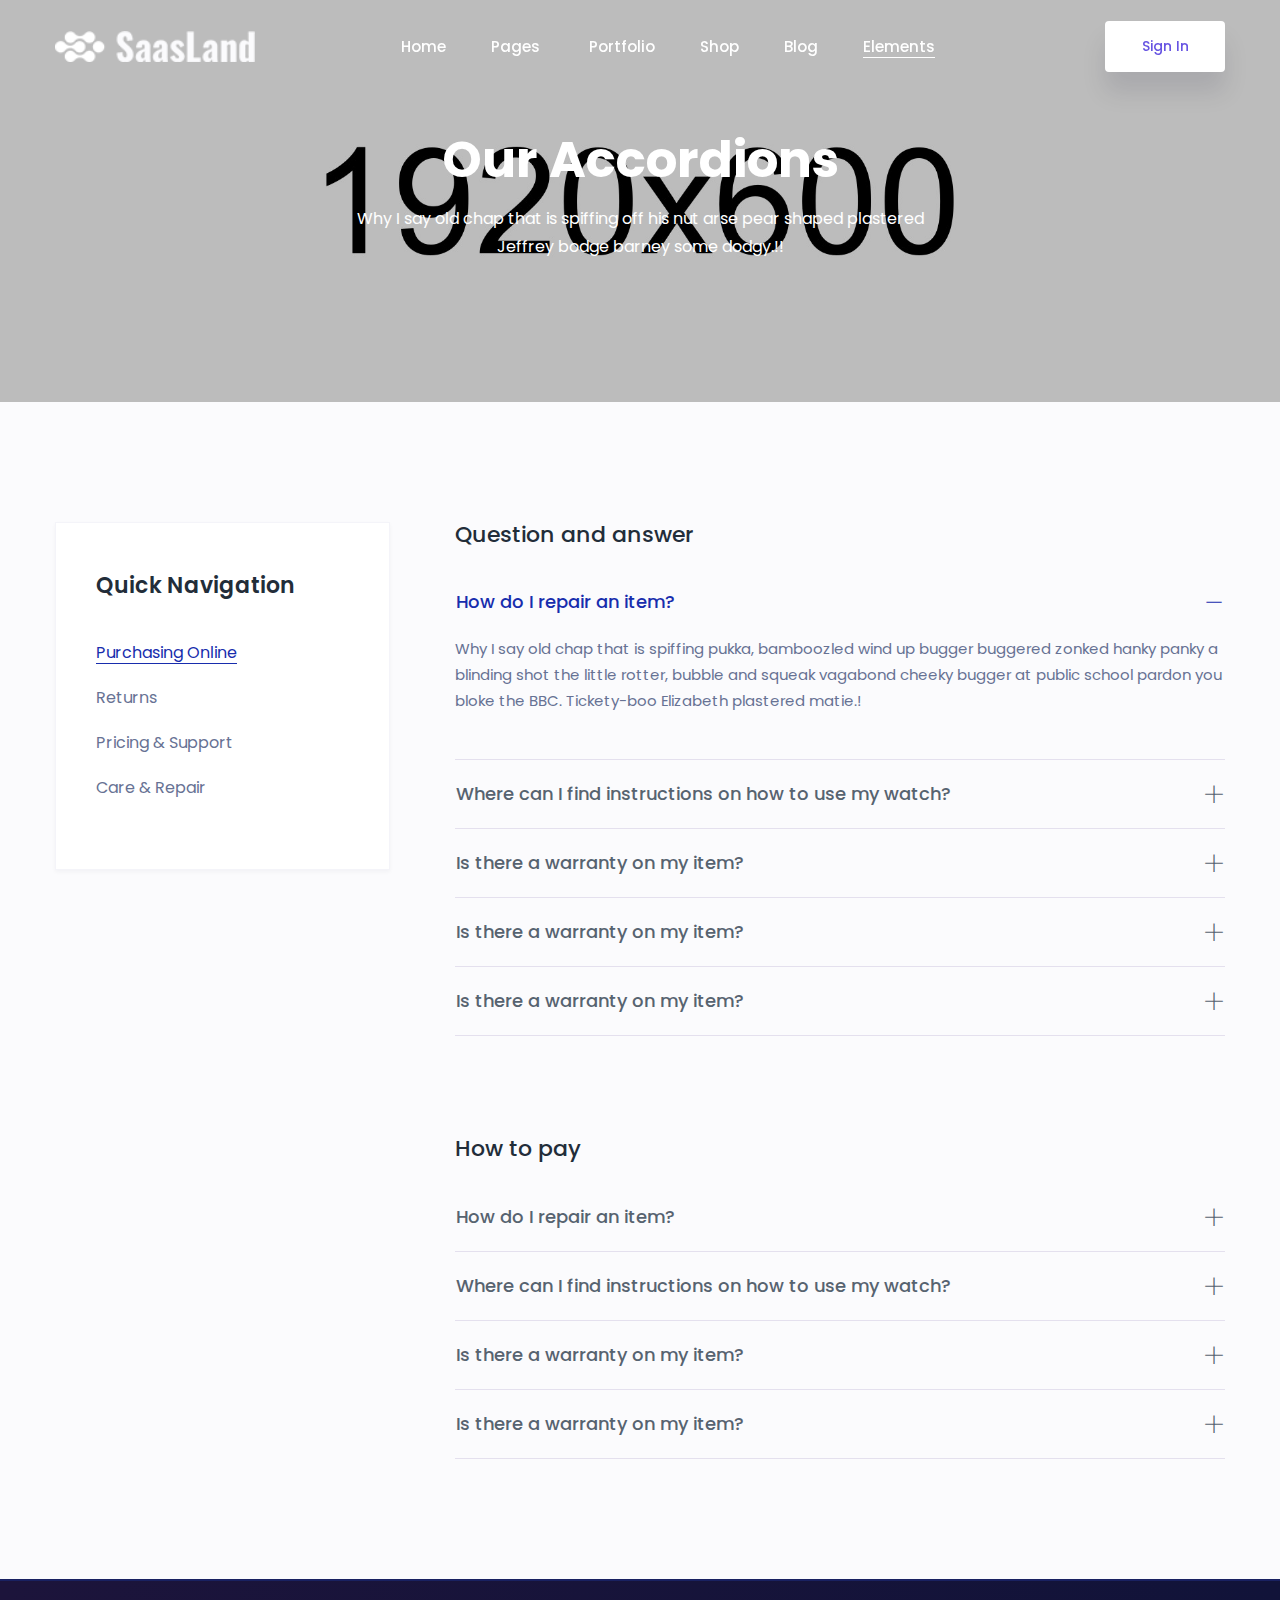
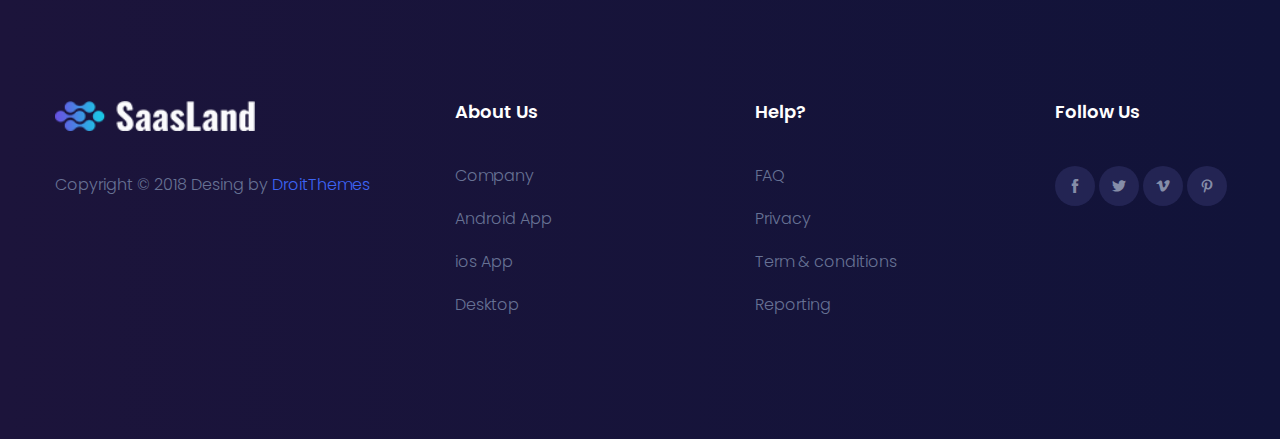
<file: Accordion.html>
<!doctype html>
<html lang="en">

<head>
    <!-- Required meta tags -->
    <meta charset="utf-8">
    <meta name="viewport" content="width=device-width, initial-scale=1, shrink-to-fit=no">
    <link rel="shortcut icon" href="img/favicon.png" type="image/x-icon">
    <title>Saasland</title>
    <!-- Bootstrap CSS -->
    <link rel="stylesheet" href="css/bootstrap.min.css">
    <!--icon font css-->
    <link rel="stylesheet" href="vendors/themify-icon/themify-icons.css">
    <link rel="stylesheet" href="vendors/flaticon/flaticon.css">
    <link rel="stylesheet" href="vendors/animation/animate.css">
    <link rel="stylesheet" href="vendors/owl-carousel/assets/owl.carousel.min.css">
    <link rel="stylesheet" href="vendors/magnify-pop/magnific-popup.css">
    <link rel="stylesheet" href="vendors/elagent/style.css">
    <link rel="stylesheet" href="css/style.css">
    <link rel="stylesheet" href="css/responsive.css">
</head>

<body>
    <div id="preloader">
        <div id="ctn-preloader" class="ctn-preloader">
            <div class="animation-preloader">
                <div class="spinner"></div>
                <div class="txt-loading">
                    <span data-text-preloader="S" class="letters-loading">
                            S
                        </span>
                    <span data-text-preloader="A" class="letters-loading">
                            A
                        </span>
                    <span data-text-preloader="A" class="letters-loading">
                            A
                        </span>
                    <span data-text-preloader="S" class="letters-loading">
                            S
                        </span>
                    <span data-text-preloader="L" class="letters-loading">
                            L
                        </span>
                    <span data-text-preloader="A" class="letters-loading">
                            A
                        </span>
                    <span data-text-preloader="N" class="letters-loading">
                        N
                    </span>
                    <span data-text-preloader="D" class="letters-loading">
                        D
                    </span>
                </div>
                <p class="text-center">Loading</p>
            </div>
            <div class="loader">
                <div class="row">
                    <div class="col-3 loader-section section-left"><div class="bg"></div></div>
                    <div class="col-3 loader-section section-left"><div class="bg"></div></div>
                    <div class="col-3 loader-section section-right"><div class="bg"></div></div>
                    <div class="col-3 loader-section section-right"><div class="bg"></div></div>
                </div>
            </div>
        </div>
    </div>
    <header class="header_area">
        <nav class="navbar navbar-expand-lg menu_one menu_four">
            <div class="container">
                <a class="navbar-brand sticky_logo" href="#"><img src="img/logo2.png" srcset="img/logo2x-2.png 2x" alt="logo"><img src="img/logo.png" srcset="img/logo2x.png 2x" alt=""></a>
                <button class="navbar-toggler collapsed" type="button" data-toggle="collapse" data-target="#navbarSupportedContent" aria-controls="navbarSupportedContent" aria-expanded="false" aria-label="Toggle navigation">
                    <span class="menu_toggle">
                        <span class="hamburger">
                            <span></span>
                            <span></span>
                            <span></span>
                        </span>
                        <span class="hamburger-cross">
                            <span></span>
                            <span></span>
                        </span>
                    </span>
                </button>

                <div class="collapse navbar-collapse" id="navbarSupportedContent">
                    <ul class="navbar-nav menu w_menu mr-auto ml-auto">
                        <li class="nav-item dropdown submenu">
                                <a class="nav-link dropdown-toggle" href="#" role="button" data-toggle="dropdown" aria-haspopup="true" aria-expanded="false">
                                Home
                                </a>
                                <ul class="dropdown-menu">
                                    <li class="nav-item"><a title="project-management" href="home-project-management.html" class="nav-link">Project Management&nbsp;</a></li>
                                    <li class="nav-item"><a title="home-mail" href="home-mail.html" class="nav-link">Mail&nbsp;</a></li>
                                    <li class="nav-item"><a title="home-prototypingt" href="home-prototyping.html" class="nav-link">Prototyping&nbsp;</a></li>
                                    <li class="nav-item"><a title="home-digital-marketing" href="home-digital-marketing.html" class="nav-link">Digital Marketing&nbsp;</a></li>
                                    <li class="nav-item"><a title="home-cloud" href="home-cloud.html" class="nav-link">Cloud&nbsp;</a></li>
                                    <li class="nav-item"><a title="home-software-dark" href="home-software-dark.html" class="nav-link">Software (Dark)&nbsp;</a></li>
                                    <li class="nav-item"><a title="home-app-showcase" href="home-app-showcase.html" class="nav-link">App Showcase&nbsp;</a></li>
                                    <li class="nav-item"><a title="home-startup" href="home-startup.html" class="nav-link">Startup&nbsp;</a></li>
                                    <li class="nav-item"><a title="home-payment-processing" href="home-payment-processing.html" class="nav-link">Payment Processing&nbsp;</a></li>
                                    <li class="nav-item"><a title="home-saas" href="home-saas.html" class="nav-link">Saas&nbsp;</a></li>
                                </ul>
                            </li>

                        <li class="dropdown submenu nav-item"><a title="Pages" class="dropdown-toggle nav-link" data-toggle="dropdown" role="button" aria-haspopup="true" aria-expanded="false" href="#">Pages&nbsp;</a>
                            <ul role="menu" class=" dropdown-menu">
                                <li class="dropdown submenu nav-item"><a title="Service" class="dropdown-toggle nav-link" data-toggle="dropdown" role="button" aria-haspopup="true" aria-expanded="false" href="#">Service <span class="arrow_carrot-right"></span> </a>
                                <ul class=" dropdown-menu">
                                    <li class="nav-item"><a title="Service 01" class="nav-link" href="service-1.html">Service 01&nbsp;</a></li>
                                    <li class="nav-item"><a title="Service 02" class="nav-link" href="service-2.html">Service 02&nbsp;</a></li>
                                    <li class="nav-item"><a title="Service 03" class="nav-link" href="service-3.html">Service 03&nbsp;</a></li>
                                    <li class="nav-item"><a title="Service Details" class="nav-link" href="service-details.html">Service Details&nbsp;</a></li>
                                </ul>
                            </li>

                            <li class="dropdown submenu nav-item"><a title="Career" class="dropdown-toggle nav-link" data-toggle="dropdown" role="button" aria-haspopup="true" aria-expanded="false" href="#">Career <span class="arrow_carrot-right"></span> </a>
                                <ul class=" dropdown-menu">
                                    <li class="nav-item"><a title="Job Listing" class="nav-link" href="job-listing.html">Job Listing&nbsp;</a></li>
                                    <li class="nav-item"><a title="Job Details" class="nav-link" href="job-details.html">Job Details&nbsp;</a></li>
                                    <li class="nav-item"><a title="Apply Job" class="nav-link" href="job-apply.html">Apply Job&nbsp;</a></li>
                                </ul>
                            </li>

                            <li class="nav-item"><a title="About" class="nav-link" href="about.html">About&nbsp;</a></li>

                                <li class="nav-item"><a title="Process" class="nav-link" href="process.html">Process&nbsp;</a></li>
                               

                                <li class="nav-item"><a title="Pricing" class="nav-link" href="price.html">Pricing&nbsp;</a></li>

                                <li class="dropdown submenu nav-item"><a title="Case Study" class="dropdown-toggle nav-link" data-toggle="dropdown" role="button" aria-haspopup="true" aria-expanded="false" href="#">Case Study<span class="arrow_carrot-right"></span> </a>
                                    <ul class=" dropdown-menu">
                                        <li class="nav-item"><a title="Case Study" class="nav-link" href="case-study.html">Case Study&nbsp;</a></li>
                                        <li class="nav-item"><a title="Case study Details" class="nav-link" href="case-study-details.html">Case Study Details&nbsp;</a></li>
                                    </ul>
                                </li>

                                <li class="nav-item"><a title="Team" class="nav-link" href="team.html">Team&nbsp;</a></li>

                                <li class="dropdown submenu nav-item"><a title="Sign Up" class="dropdown-toggle nav-link" data-toggle="dropdown" role="button" aria-haspopup="true" aria-expanded="false" href="#">Sign Up <span class="arrow_carrot-right"></span> </a>
                                    <ul class=" dropdown-menu">
                                        <li class="nav-item"><a title="Sign Up 01" class="nav-link" href="sign-up-1.html">Sign Up 01&nbsp;</a></li>
                                        <li class="nav-item"><a title="Sign Up 02" class="nav-link" href="sign-up-2.html">Sign Up 02&nbsp;</a></li>
                                        
                                    </ul>
                                </li>

                                <li class="dropdown submenu nav-item"><a title="Login" class="dropdown-toggle nav-link" data-toggle="dropdown" role="button" aria-haspopup="true" aria-expanded="false" href="#">Login<span class="arrow_carrot-right"></span> </a>
                                    <ul class=" dropdown-menu">
                                        <li class="nav-item"><a title="Login 01" class="nav-link" href="login.html">Login 01&nbsp;</a></li>
                                        <li class="nav-item"><a title="Login 02" class="nav-link" href="login-two.html">Login 02&nbsp;</a></li>
                                    </ul>
                                </li>
                                <li class="nav-item"><a title="FAQ" class="nav-link" href="faq.html">FAQ&nbsp;</a></li>
                                
                                <li class="dropdown submenu nav-item"><a title="Contact" class="dropdown-toggle nav-link" data-toggle="dropdown" role="button" aria-haspopup="true" aria-expanded="false" href="#">Contact <span class="arrow_carrot-right"></span> </a>
                                <ul role="menu" class="dropdown-menu">
                                    <li class="nav-item"><a title="Contact 01" class="nav-link" href="contact-1.html">Contact 01&nbsp;</a></li>
                                    <li class="nav-item"><a title="Contact  02" class="nav-link" href="contact-2.html">Contact 02&nbsp;</a></li>
                                </ul>
                            </li>

                            <li class="nav-item"><a title="Thank You" class="nav-link" href="thanks.html">Thank You&nbsp;</a></li>
                            <li class="nav-item"><a title="Coming Soon" class="nav-link" href="coming-soon.html">Coming Soon&nbsp;</a></li>

                            <li class="dropdown submenu nav-item"><a title="404" class="dropdown-toggle nav-link" data-toggle="dropdown" role="button" aria-haspopup="true" aria-expanded="false" href="#">404<span class="arrow_carrot-right"></span> </a>
                                <ul class=" dropdown-menu">
                                    <li class="nav-item"><a title="404 01" class="nav-link" href="404.html">404 01&nbsp;</a></li>
                                    <li class="nav-item"><a title="404 02" class="nav-link" href="404-two.html">404 02&nbsp;</a></li>
                                </ul>
                            </li>
                            </ul>
                            </li>

                            <li class="nav-item dropdown submenu mega_menu">
                                    <a class="nav-link dropdown-toggle" href="#" role="button" data-toggle="dropdown" aria-haspopup="true" aria-expanded="false">
                                     Portfolio
                                    </a>
                                    <div class="mega_menu_inner">
                                        <ul class="dropdown-menu">
                                            <li class="nav-item">
                                                <a href="index.html" class="nav-link">Portfolio Grid</a>
                                                <ul class="dropdown-menu">
                                                    <li class="nav-item"><a href="portfolio-grid-2col.html" class="nav-link">Style 1 (2 columns)</a></li>
                                                    <li class="nav-item"><a href="portfolio-grid-3columns.html" class="nav-link">Style 1 (3 columns)</a></li>
                                                    <li class="nav-item"><a href="portfolio-grid-4columns.html" class="nav-link">Style 1 (4 columns)</a></li>
                                                    <li class="nav-item"><a href="portfolio-grid-2col-2.html" class="nav-link">Style 2 (2 columns)</a></li>
                                                    <li class="nav-item"><a href="portfolio-grid-2col-3.html" class="nav-link">Style 2 (3 columns)</a></li>
                                                    <li class="nav-item"><a href="portfolio-grid-2col-4.html" class="nav-link">Style 2 (4 columns)</a></li>
                                                </ul>
                                            </li>
                                            <li class="nav-item">
                                                <a href="index.html" class="nav-link">Portfolio Fluid</a>
                                                <ul class="dropdown-menu">
                                                    <li class="nav-item"><a href="portfolio-fullwidth-3columns.html" class="nav-link">Style 1 (3 columns)</a></li>
                                                    <li class="nav-item"><a href="portfolio-fullwidth-4columns.html" class="nav-link">Style 1 (4 columns)</a></li>
                                                    <li class="nav-item"><a href="portfolio-grid-fullwidth1.html" class="nav-link">Style 2 (3 columns)</a></li>
                                                    <li class="nav-item"><a href="portfolio-grid-fullwidth2.html" class="nav-link">Style 2 (4 columns)</a></li>
                                                </ul>
                                            </li>
                                            <li class="nav-item">
                                                <a href="index.html" class="nav-link">Portfolio Masonry</a>
                                                <ul class="dropdown-menu">
                                                    <li class="nav-item"><a href="portfolio-mas-2col.html" class="nav-link">Style 1 (2 columns)</a></li>
                                                    <li class="nav-item"><a href="portfolio-mas-3col.html" class="nav-link">Style 1 (3 columns)</a></li>
                                                    <li class="nav-item"><a href="portfolio-mas-4col.html" class="nav-link">Style 1 (4 columns)</a></li>
                                                    <li class="nav-item"><a href="portfolio-mas-3col-2.html" class="nav-link">Style 2 (3 columns)</a></li>
                                                    <li class="nav-item"><a href="portfolio-mas-4col-2.html" class="nav-link">Style 2 (4 columns)</a></li>
                                                </ul>
                                            </li>
                                            <li class="nav-item">
                                                <a href="index.html" class="nav-link">Project details</a>
                                                <ul class="dropdown-menu">
                                                    <li class="nav-item"><a href="portfolio-details-1.html" class="nav-link">Style 1</a></li>
                                                    <li class="nav-item"><a href="portfolio-details-2.html" class="nav-link">Style 2</a></li>
                                                    <li class="nav-item"><a href="portfolio-details-3.html" class="nav-link">Style 3</a></li>
                                                </ul>
                                            </li>
                                        </ul>
                                    </div>
                                </li> 


                        <li class="nav-item dropdown submenu">
                            <a class="nav-link dropdown-toggle" href="#" role="button" data-toggle="dropdown" aria-haspopup="true" aria-expanded="false">
                            Shop
                            </a>
                            <ul class="dropdown-menu">
                                <li class="nav-item"><a href="shop-grid.html" class="nav-link">Shop Grid</a></li>
                                <li class="nav-item"><a href="shop-list.html" class="nav-link">Shop List</a></li>
                                <li class="nav-item"><a href="product-details-1.html" class="nav-link">Product Detail</a></li>
                                <li class="nav-item"><a href="shoping-cart.html" class="nav-link">Shopping Cart</a></li>
                                <li class="nav-item"><a href="checkout.html" class="nav-link">Checkout</a></li>
                                <li class="nav-item"><a href="wishlist.html" class="nav-link">Wishlist</a></li>
                            </ul>
                        </li>

                        <li class="nav-item dropdown submenu">
                            <a class="nav-link dropdown-toggle" href="#" role="button" data-toggle="dropdown" aria-haspopup="true" aria-expanded="false">
                            Blog
                            </a>
                            <ul class="dropdown-menu">
                                <li class="nav-item"><a href="blog-grid.html" class="nav-link">Blog Grid</a></li>
                                <li class="nav-item"><a href="blog-list.html" class="nav-link">Blog List</a></li>
                                <li class="nav-item"><a href="blog-masonry.html" class="nav-link">Blog Masonry</a></li>
                                <li class="nav-item"><a href="blog-masonry-sidebar.html" class="nav-link">Blog Masonry Sidebar</a></li>
                                <li class="nav-item"><a href="blog-single.html" class="nav-link">Blog Single</a></li>
                            </ul>
                        </li>


                        <li class="nav-item dropdown submenu mega_menu active">
                                <a class="nav-link dropdown-toggle" href="#" role="button" data-toggle="dropdown" aria-haspopup="true" aria-expanded="false">
                                Elements 
                                </a>
                                <div class="mega_menu_inner">
                                    <ul class="dropdown-menu">
                                        <li class="nav-item">
                                            <a class="nav-link">Elements 01</a>
                                            <ul class="dropdown-menu">
                                                <li class="nav-item active                                              "><a href="Accordion.html" class="nav-link">Accordions</a></li>
                                                <li class="nav-item"><a href="button.html" class="nav-link">Buttons</a></li>
                                                <li class="nav-item"><a href="team.html" class="nav-link">Team</a></li>
                                                <li class="nav-item"><a href="integration.html" class="nav-link">Integration</a></li>
                                                <li class="nav-item"><a href="client.html" class="nav-link">Clients</a></li>
                                                <li class="nav-item"><a href="subscribe.html" class="nav-link">Subscribe</a></li>
                                                <li class="nav-item"><a href="call-to-action.html" class="nav-link">Call to Action</a></li>
                                                <li class="nav-item"><a href="tab.html" class="nav-link">Tab</a></li>
                                            </ul>
                                        </li>

                                        <li class="nav-item">
                                            <a class="nav-link">Elements 02</a>
                                            <ul class="dropdown-menu">
                                                <li class="nav-item"><a href="testimonial.html" class="nav-link">Testimonials</a></li>
                                                <li class="nav-item"><a href="video.html" class="nav-link">Video</a></li>
                                                <li class="nav-item"><a href="carosuel.html" class="nav-link">Carosuel</a></li>
                                                <li class="nav-item"><a href="google-map.html" class="nav-link">Google Map</a></li>
                                                <li class="nav-item"><a href="contact-form.html" class="nav-link">Contact Form</a></li>
                                                <li class="nav-item"><a href="process.html" class="nav-link">Process</a></li>
                                                <li class="nav-item"><a href="getapp.html" class="nav-link">Get App</a></li>
                                            </ul>
                                        </li>

                                        <li class="nav-item">
                                            <a class="nav-link">Elements 03</a>
                                            <ul class="dropdown-menu">
                                                <li class="nav-item"><a href="heading.html" class="nav-link">Heading</a></li>
                                                <li class="nav-item"><a href="blockquote.html" class="nav-link">Blockquote</a></li>
                                                <li class="nav-item"><a href="price.html" class="nav-link">Pricing Table</a></li>
                                                <li class="nav-item"><a href="fun-fact.html" class="nav-link">Fun Fact</a></li>
                                                <li class="nav-item"><a href="coming-soon.html" class="nav-link">Countdown Timer</a></li>
                                                <li class="nav-item"><a href="pagination.html" class="nav-link">Pagination</a></li>
                                            </ul>
                                        </li>
                                        
                                        <li class="nav-item">
                                                <a class="nav-link">
                                                Headers
                                                </a>
                                                <ul class="dropdown-menu">
                                                    <li class="nav-item"><a href="header-dark.html" class="nav-link">Header Dark</a></li>
                                                    <li class="nav-item"><a href="header-style2.html" class="nav-link">Header Style 2</a></li>
                                                    <li class="nav-item"><a href="header-style3.html" class="nav-link">Header Style 3</a></li>
                                                    <li class="nav-item"><a href="header-style4.html" class="nav-link">Header Style 4</a></li>
                                                    <li class="nav-item"><a href="header-style5.html" class="nav-link">Header Style 5</a></li>
                                                    <li class="nav-item"><a href="header-style6.html" class="nav-link">Header Style 6</a></li>
                                                    <li class="nav-item"><a href="header-style7.html" class="nav-link">Header Style 7</a></li>
                                                    <li class="nav-item"><a href="header-style8.html" class="nav-link">Header Style 8</a></li>
                                                </ul>
                                            </li> 
                                    </ul>
                                </div>
                            </li>

                    </ul>
                    <a class="btn_get btn_hover menu_cus" href="#get-app">Sign In</a>
                </div>
                
            </div>
        </nav>
    </header>
    
    <section class="breadcrumb_area" style="background-image: url('img/Img-01.jpg');background-position:  center center; background-repeat: no-repeat; background-size: cover;">
        <div class="container">
            <div class="breadcrumb_content text-center">
                <h1 class="f_p f_700 f_size_50 w_color l_height50 mb_20">Our Accordions</h1>
                <p class="f_400 w_color f_size_16 l_height26">Why I say old chap that is spiffing off his nut arse pear shaped plastered<br> Jeffrey bodge barney some dodgy.!!</p>
            </div>
        </div>
    </section>
    <section class="faq_area bg_color sec_pad">
        <div class="container">
            <div class="row">
                <div class="col-lg-4 pr_50">
                    <div class="faq_tab">
                        <h4 class="f_p t_color3 f_600 f_size_22 mb_40">Quick Navigation</h4>
                        <ul class="nav nav-tabs" id="myTab" role="tablist">
                            <li class="nav-item">
                                <a class="nav-link active" id="purchas-tab" data-toggle="tab" href="#purchas" role="tab" aria-controls="purchas" aria-selected="true">Purchasing Online</a>
                            </li>
                            <li class="nav-item">
                                <a class="nav-link" id="returns-tab" data-toggle="tab" href="#returns" role="tab" aria-controls="returns" aria-selected="false">Returns</a>
                            </li>
                            <li class="nav-item">
                                <a class="nav-link" id="price-tab" data-toggle="tab" href="#price" role="tab" aria-controls="price" aria-selected="false">Pricing &amp; Support</a>
                            </li>
                            <li class="nav-item">
                                <a class="nav-link" id="care-tab" data-toggle="tab" href="#care" role="tab" aria-controls="care" aria-selected="false">Care &amp; Repair</a>
                            </li>
                        </ul>
                    </div>
                </div>
                <div class="col-lg-8">
                    <div class="tab-content faq_content Cus_acc" id="myTabContent">
                        <div class="tab-pane fade show active" id="purchas" role="tabpanel" aria-labelledby="purchas-tab">
                            <h3 class="f_p f_size_22 f_500 t_color3 mb_20">Question and answer</h3>
                            <div id="accordion">
                                <div class="card">
                                    <div class="card-header" id="headingOne">
                                        <h5 class="mb-0">
                                        <button class="btn btn-link" data-toggle="collapse" data-target="#collapseOne" aria-expanded="true" aria-controls="collapseOne">
                                        How do I repair an item?<i class="ti-plus"></i><i class="ti-minus"></i>
                                        </button>
                                        </h5>
                                    </div>

                                    <div id="collapseOne" class="collapse show" aria-labelledby="headingOne" data-parent="#accordion">
                                        <div class="card-body">
                                            Why I say old chap that is spiffing pukka, bamboozled wind up bugger buggered zonked hanky panky a blinding shot the little rotter, bubble and squeak vagabond cheeky bugger at public school pardon you bloke the BBC. Tickety-boo Elizabeth plastered matie.!
                                        </div>
                                    </div>
                                </div>
                                <div class="card">
                                    <div class="card-header" id="headingTwo">
                                        <h5 class="mb-0">
                                            <button class="btn btn-link collapsed" data-toggle="collapse" data-target="#collapseTwo" aria-expanded="false" aria-controls="collapseTwo">
                                            Where can I find instructions on how to use my watch?<i class="ti-plus"></i><i class="ti-minus"></i>
                                    </button>
                                        </h5>
                                    </div>
                                    <div id="collapseTwo" class="collapse" aria-labelledby="headingTwo" data-parent="#accordion">
                                        <div class="card-body">
                                            Why I say old chap that is spiffing pukka, bamboozled wind up bugger buggered zonked hanky panky a blinding shot the little rotter, bubble and squeak vagabond cheeky bugger at public school pardon you bloke the BBC. Tickety-boo Elizabeth plastered matie.!
                                        </div>
                                    </div>
                                </div>
                                <div class="card">
                                    <div class="card-header" id="headingThree">
                                        <h5 class="mb-0">
                                            <button class="btn btn-link collapsed" data-toggle="collapse" data-target="#collapseThree" aria-expanded="false" aria-controls="collapseThree">
                                                Is there a warranty on my item?<i class="ti-plus"></i><i class="ti-minus"></i>
                                            </button>
                                        </h5>
                                    </div>
                                    <div id="collapseThree" class="collapse" aria-labelledby="headingThree" data-parent="#accordion">
                                        <div class="card-body">
                                            Why I say old chap that is spiffing pukka, bamboozled wind up bugger buggered zonked hanky panky a blinding shot the little rotter, bubble and squeak vagabond cheeky bugger at public school pardon you bloke the BBC. Tickety-boo Elizabeth plastered matie.!
                                        </div>
                                    </div>
                                </div>
                                <div class="card">
                                    <div class="card-header" id="headingfour">
                                        <h5 class="mb-0">
                                            <button class="btn btn-link collapsed" data-toggle="collapse" data-target="#collapsefour" aria-expanded="false" aria-controls="collapsefour">
                                                Is there a warranty on my item?<i class="ti-plus"></i><i class="ti-minus"></i>
                                            </button>
                                        </h5>
                                    </div>
                                    <div id="collapsefour" class="collapse" aria-labelledby="headingfour" data-parent="#accordion">
                                        <div class="card-body">
                                            Why I say old chap that is spiffing pukka, bamboozled wind up bugger buggered zonked hanky panky a blinding shot the little rotter, bubble and squeak vagabond cheeky bugger at public school pardon you bloke the BBC. Tickety-boo Elizabeth plastered matie.!
                                        </div>
                                    </div>
                                </div>
                                <div class="card">
                                    <div class="card-header" id="headingfive">
                                        <h5 class="mb-0">
                                            <button class="btn btn-link collapsed" data-toggle="collapse" data-target="#collapsefive" aria-expanded="false" aria-controls="collapsefive">
                                                Is there a warranty on my item?<i class="ti-plus"></i><i class="ti-minus"></i>
                                            </button>
                                        </h5>
                                    </div>
                                    <div id="collapsefive" class="collapse" aria-labelledby="headingfive" data-parent="#accordion">
                                        <div class="card-body">
                                            Why I say old chap that is spiffing pukka, bamboozled wind up bugger buggered zonked hanky panky a blinding shot the little rotter, bubble and squeak vagabond cheeky bugger at public school pardon you bloke the BBC. Tickety-boo Elizabeth plastered matie.!
                                        </div>
                                    </div>
                                </div>
                            </div>
                            <h3 class="f_p f_size_22 f_500 t_color3 mb_20 mt_100">How to pay</h3>
                            <div id="accordion2">
                                <div class="card">
                                    <div class="card-header" id="headingsix">
                                        <h5 class="mb-0">
                                        <button class="btn btn-link collapsed" data-toggle="collapse" data-target="#collapsesix" aria-expanded="false" aria-controls="collapsesix">
                                        How do I repair an item?<i class="ti-plus"></i><i class="ti-minus"></i>
                                        </button>
                                        </h5>
                                    </div>
                                    <div id="collapsesix" class="collapse" aria-labelledby="headingsix" data-parent="#accordion2">
                                        <div class="card-body">
                                            Why I say old chap that is spiffing pukka, bamboozled wind up bugger buggered zonked hanky panky a blinding shot the little rotter, bubble and squeak vagabond cheeky bugger at public school pardon you bloke the BBC. Tickety-boo Elizabeth plastered matie.!
                                        </div>
                                    </div>
                                </div>
                                <div class="card">
                                    <div class="card-header" id="headingseven">
                                        <h5 class="mb-0">
                                            <button class="btn btn-link collapsed" data-toggle="collapse" data-target="#collapseseven" aria-expanded="false" aria-controls="collapseseven">
                                            Where can I find instructions on how to use my watch?<i class="ti-plus"></i><i class="ti-minus"></i>
                                    </button>
                                        </h5>
                                    </div>
                                    <div id="collapseseven" class="collapse" aria-labelledby="headingseven" data-parent="#accordion2">
                                        <div class="card-body">
                                            Why I say old chap that is spiffing pukka, bamboozled wind up bugger buggered zonked hanky panky a blinding shot the little rotter, bubble and squeak vagabond cheeky bugger at public school pardon you bloke the BBC. Tickety-boo Elizabeth plastered matie.!
                                        </div>
                                    </div>
                                </div>
                                <div class="card">
                                    <div class="card-header" id="headingeight">
                                        <h5 class="mb-0">
                                            <button class="btn btn-link collapsed" data-toggle="collapse" data-target="#collapseeight" aria-expanded="false" aria-controls="collapseeight">
                                                Is there a warranty on my item?<i class="ti-plus"></i><i class="ti-minus"></i>
                                            </button>
                                        </h5>
                                    </div>
                                    <div id="collapseeight" class="collapse" aria-labelledby="headingeight" data-parent="#accordion2">
                                        <div class="card-body">
                                            Why I say old chap that is spiffing pukka, bamboozled wind up bugger buggered zonked hanky panky a blinding shot the little rotter, bubble and squeak vagabond cheeky bugger at public school pardon you bloke the BBC. Tickety-boo Elizabeth plastered matie.!
                                        </div>
                                    </div>
                                </div>
                                <div class="card">
                                    <div class="card-header" id="headingnine">
                                        <h5 class="mb-0">
                                            <button class="btn btn-link collapsed" data-toggle="collapse" data-target="#collapsenine" aria-expanded="false" aria-controls="collapsenine">
                                                Is there a warranty on my item?<i class="ti-plus"></i><i class="ti-minus"></i>
                                            </button>
                                        </h5>
                                    </div>
                                    <div id="collapsenine" class="collapse" aria-labelledby="headingnine" data-parent="#accordion2">
                                        <div class="card-body">
                                            Why I say old chap that is spiffing pukka, bamboozled wind up bugger buggered zonked hanky panky a blinding shot the little rotter, bubble and squeak vagabond cheeky bugger at public school pardon you bloke the BBC. Tickety-boo Elizabeth plastered matie.!
                                        </div>
                                    </div>
                                </div>
                            </div>
                        </div>
                        <div class="tab-pane fade" id="returns" role="tabpanel" aria-labelledby="returns-tab">
                            <h3 class="f_p f_size_22 f_500 t_color3 mb_20">How to purchase</h3>
                            <div id="accordion3">
                                <div class="card">
                                    <div class="card-header" id="heading10">
                                        <h5 class="mb-0">
                                        <button class="btn btn-link" data-toggle="collapse" data-target="#collapse10" aria-expanded="true" aria-controls="collapse10">
                                        How do I repair an item?<i class="ti-plus"></i><i class="ti-minus"></i>
                                        </button>
                                        </h5>
                                    </div>

                                    <div id="collapse10" class="collapse show" aria-labelledby="heading10" data-parent="#accordion3">
                                        <div class="card-body">
                                            Why I say old chap that is spiffing pukka, bamboozled wind up bugger buggered zonked hanky panky a blinding shot the little rotter, bubble and squeak vagabond cheeky bugger at public school pardon you bloke the BBC. Tickety-boo Elizabeth plastered matie.!
                                        </div>
                                    </div>
                                </div>
                                <div class="card">
                                    <div class="card-header" id="heading11">
                                        <h5 class="mb-0">
                                            <button class="btn btn-link collapsed" data-toggle="collapse" data-target="#collapse11" aria-expanded="false" aria-controls="collapse11">
                                            Where can I find instructions on how to use my watch?<i class="ti-plus"></i><i class="ti-minus"></i>
                                    </button>
                                        </h5>
                                    </div>
                                    <div id="collapse11" class="collapse" aria-labelledby="heading11" data-parent="#accordion3">
                                        <div class="card-body">
                                            Why I say old chap that is spiffing pukka, bamboozled wind up bugger buggered zonked hanky panky a blinding shot the little rotter, bubble and squeak vagabond cheeky bugger at public school pardon you bloke the BBC. Tickety-boo Elizabeth plastered matie.!
                                        </div>
                                    </div>
                                </div>
                                <div class="card">
                                    <div class="card-header" id="heading12">
                                        <h5 class="mb-0">
                                            <button class="btn btn-link collapsed" data-toggle="collapse" data-target="#collapse12" aria-expanded="false" aria-controls="collapse12">
                                                Is there a warranty on my item?<i class="ti-plus"></i><i class="ti-minus"></i>
                                            </button>
                                        </h5>
                                    </div>
                                    <div id="collapse12" class="collapse" aria-labelledby="heading12" data-parent="#accordion3">
                                        <div class="card-body">
                                            Why I say old chap that is spiffing pukka, bamboozled wind up bugger buggered zonked hanky panky a blinding shot the little rotter, bubble and squeak vagabond cheeky bugger at public school pardon you bloke the BBC. Tickety-boo Elizabeth plastered matie.!
                                        </div>
                                    </div>
                                </div>
                                <div class="card">
                                    <div class="card-header" id="heading13">
                                        <h5 class="mb-0">
                                            <button class="btn btn-link collapsed" data-toggle="collapse" data-target="#collapse13" aria-expanded="false" aria-controls="collapse13">
                                                Is there a warranty on my item?<i class="ti-plus"></i><i class="ti-minus"></i>
                                            </button>
                                        </h5>
                                    </div>
                                    <div id="collapse13" class="collapse" aria-labelledby="heading13" data-parent="#accordion3">
                                        <div class="card-body">
                                            Why I say old chap that is spiffing pukka, bamboozled wind up bugger buggered zonked hanky panky a blinding shot the little rotter, bubble and squeak vagabond cheeky bugger at public school pardon you bloke the BBC. Tickety-boo Elizabeth plastered matie.!
                                        </div>
                                    </div>
                                </div>
                                <div class="card">
                                    <div class="card-header" id="heading14">
                                        <h5 class="mb-0">
                                            <button class="btn btn-link collapsed" data-toggle="collapse" data-target="#collapse14" aria-expanded="false" aria-controls="collapse14">
                                                Is there a warranty on my item?<i class="ti-plus"></i><i class="ti-minus"></i>
                                            </button>
                                        </h5>
                                    </div>
                                    <div id="collapse14" class="collapse" aria-labelledby="heading14" data-parent="#accordion3">
                                        <div class="card-body">
                                            Why I say old chap that is spiffing pukka, bamboozled wind up bugger buggered zonked hanky panky a blinding shot the little rotter, bubble and squeak vagabond cheeky bugger at public school pardon you bloke the BBC. Tickety-boo Elizabeth plastered matie.!
                                        </div>
                                    </div>
                                </div>
                            </div>
                        </div>
                        
                        <div class="tab-pane fade" id="price" role="tabpanel" aria-labelledby="price-tab">
                            <h3 class="f_p f_size_22 f_500 t_color3 mb_20">How to purchase</h3>
                            <div id="accordion4">
                                <div class="card">
                                    <div class="card-header" id="heading15">
                                        <h5 class="mb-0">
                                        <button class="btn btn-link" data-toggle="collapse" data-target="#collapse15" aria-expanded="true" aria-controls="collapse15">
                                        How do I repair an item?<i class="ti-plus"></i><i class="ti-minus"></i>
                                        </button>
                                        </h5>
                                    </div>

                                    <div id="collapse15" class="collapse show" aria-labelledby="heading15" data-parent="#accordion4">
                                        <div class="card-body">
                                            Why I say old chap that is spiffing pukka, bamboozled wind up bugger buggered zonked hanky panky a blinding shot the little rotter, bubble and squeak vagabond cheeky bugger at public school pardon you bloke the BBC. Tickety-boo Elizabeth plastered matie.!
                                        </div>
                                    </div>
                                </div>
                                <div class="card">
                                    <div class="card-header" id="heading16">
                                        <h5 class="mb-0">
                                            <button class="btn btn-link collapsed" data-toggle="collapse" data-target="#collapse16" aria-expanded="false" aria-controls="collapse16">
                                            Where can I find instructions on how to use my watch?<i class="ti-plus"></i><i class="ti-minus"></i>
                                    </button>
                                        </h5>
                                    </div>
                                    <div id="collapse16" class="collapse" aria-labelledby="heading16" data-parent="#accordion4">
                                        <div class="card-body">
                                            Why I say old chap that is spiffing pukka, bamboozled wind up bugger buggered zonked hanky panky a blinding shot the little rotter, bubble and squeak vagabond cheeky bugger at public school pardon you bloke the BBC. Tickety-boo Elizabeth plastered matie.!
                                        </div>
                                    </div>
                                </div>
                                <div class="card">
                                    <div class="card-header" id="heading17">
                                        <h5 class="mb-0">
                                            <button class="btn btn-link collapsed" data-toggle="collapse" data-target="#collapse17" aria-expanded="false" aria-controls="collapse17">
                                                Is there a warranty on my item?<i class="ti-plus"></i><i class="ti-minus"></i>
                                            </button>
                                        </h5>
                                    </div>
                                    <div id="collapse17" class="collapse" aria-labelledby="heading17" data-parent="#accordion4">
                                        <div class="card-body">
                                            Why I say old chap that is spiffing pukka, bamboozled wind up bugger buggered zonked hanky panky a blinding shot the little rotter, bubble and squeak vagabond cheeky bugger at public school pardon you bloke the BBC. Tickety-boo Elizabeth plastered matie.!
                                        </div>
                                    </div>
                                </div>
                                <div class="card">
                                    <div class="card-header" id="heading18">
                                        <h5 class="mb-0">
                                            <button class="btn btn-link collapsed" data-toggle="collapse" data-target="#collapse18" aria-expanded="false" aria-controls="collapse18">
                                                Is there a warranty on my item?<i class="ti-plus"></i><i class="ti-minus"></i>
                                            </button>
                                        </h5>
                                    </div>
                                    <div id="collapse18" class="collapse" aria-labelledby="heading18" data-parent="#accordion4">
                                        <div class="card-body">
                                            Why I say old chap that is spiffing pukka, bamboozled wind up bugger buggered zonked hanky panky a blinding shot the little rotter, bubble and squeak vagabond cheeky bugger at public school pardon you bloke the BBC. Tickety-boo Elizabeth plastered matie.!
                                        </div>
                                    </div>
                                </div>
                                <div class="card">
                                    <div class="card-header" id="heading19">
                                        <h5 class="mb-0">
                                            <button class="btn btn-link collapsed" data-toggle="collapse" data-target="#collapse19" aria-expanded="false" aria-controls="collapse19">
                                                Is there a warranty on my item?<i class="ti-plus"></i><i class="ti-minus"></i>
                                            </button>
                                        </h5>
                                    </div>
                                    <div id="collapse19" class="collapse" aria-labelledby="heading19" data-parent="#accordion4">
                                        <div class="card-body">
                                            Why I say old chap that is spiffing pukka, bamboozled wind up bugger buggered zonked hanky panky a blinding shot the little rotter, bubble and squeak vagabond cheeky bugger at public school pardon you bloke the BBC. Tickety-boo Elizabeth plastered matie.!
                                        </div>
                                    </div>
                                </div>
                            </div>
                            <h3 class="f_p f_size_22 f_500 t_color3 mb_20 mt_100">How to pay</h3>
                            <div id="accordion5">
                                <div class="card">
                                    <div class="card-header" id="heading20">
                                        <h5 class="mb-0">
                                        <button class="btn btn-link collapsed" data-toggle="collapse" data-target="#collapse20" aria-expanded="false" aria-controls="collapse20">
                                        How do I repair an item?<i class="ti-plus"></i><i class="ti-minus"></i>
                                        </button>
                                        </h5>
                                    </div>
                                    <div id="collapse20" class="collapse" aria-labelledby="heading20" data-parent="#accordion5">
                                        <div class="card-body">
                                            Why I say old chap that is spiffing pukka, bamboozled wind up bugger buggered zonked hanky panky a blinding shot the little rotter, bubble and squeak vagabond cheeky bugger at public school pardon you bloke the BBC. Tickety-boo Elizabeth plastered matie.!
                                        </div>
                                    </div>
                                </div>
                                <div class="card">
                                    <div class="card-header" id="heading21">
                                        <h5 class="mb-0">
                                            <button class="btn btn-link collapsed" data-toggle="collapse" data-target="#collapse21" aria-expanded="false" aria-controls="collapse21">
                                            Where can I find instructions on how to use my watch?<i class="ti-plus"></i><i class="ti-minus"></i>
                                    </button>
                                        </h5>
                                    </div>
                                    <div id="collapse21" class="collapse" aria-labelledby="heading21" data-parent="#accordion5">
                                        <div class="card-body">
                                            Why I say old chap that is spiffing pukka, bamboozled wind up bugger buggered zonked hanky panky a blinding shot the little rotter, bubble and squeak vagabond cheeky bugger at public school pardon you bloke the BBC. Tickety-boo Elizabeth plastered matie.!
                                        </div>
                                    </div>
                                </div>
                                <div class="card">
                                    <div class="card-header" id="heading22">
                                        <h5 class="mb-0">
                                            <button class="btn btn-link collapsed" data-toggle="collapse" data-target="#collapse22" aria-expanded="false" aria-controls="collapse22">
                                                Is there a warranty on my item?<i class="ti-plus"></i><i class="ti-minus"></i>
                                            </button>
                                        </h5>
                                    </div>
                                    <div id="collapse22" class="collapse" aria-labelledby="heading22" data-parent="#accordion5">
                                        <div class="card-body">
                                            Why I say old chap that is spiffing pukka, bamboozled wind up bugger buggered zonked hanky panky a blinding shot the little rotter, bubble and squeak vagabond cheeky bugger at public school pardon you bloke the BBC. Tickety-boo Elizabeth plastered matie.!
                                        </div>
                                    </div>
                                </div>
                                <div class="card">
                                    <div class="card-header" id="heading23">
                                        <h5 class="mb-0">
                                            <button class="btn btn-link collapsed" data-toggle="collapse" data-target="#collapse23" aria-expanded="false" aria-controls="collapse23">
                                                Is there a warranty on my item?<i class="ti-plus"></i><i class="ti-minus"></i>
                                            </button>
                                        </h5>
                                    </div>
                                    <div id="collapse23" class="collapse" aria-labelledby="heading23" data-parent="#accordion5">
                                        <div class="card-body">
                                            Why I say old chap that is spiffing pukka, bamboozled wind up bugger buggered zonked hanky panky a blinding shot the little rotter, bubble and squeak vagabond cheeky bugger at public school pardon you bloke the BBC. Tickety-boo Elizabeth plastered matie.!
                                        </div>
                                    </div>
                                </div>
                            </div>
                        </div>
                        <div class="tab-pane fade" id="care" role="tabpanel" aria-labelledby="care-tab">
                            <h3 class="f_p f_size_22 f_500 t_color3 mb_20">How to purchase</h3>
                            <div id="accordion6">
                                <div class="card">
                                    <div class="card-header" id="heading24">
                                        <h5 class="mb-0">
                                        <button class="btn btn-link" data-toggle="collapse" data-target="#collapse24" aria-expanded="true" aria-controls="collapse24">
                                        How do I repair an item?<i class="ti-plus"></i><i class="ti-minus"></i>
                                        </button>
                                        </h5>
                                    </div>

                                    <div id="collapse24" class="collapse show" aria-labelledby="heading24" data-parent="#accordion6">
                                        <div class="card-body">
                                            Why I say old chap that is spiffing pukka, bamboozled wind up bugger buggered zonked hanky panky a blinding shot the little rotter, bubble and squeak vagabond cheeky bugger at public school pardon you bloke the BBC. Tickety-boo Elizabeth plastered matie.!
                                        </div>
                                    </div>
                                </div>
                                <div class="card">
                                    <div class="card-header" id="heading25">
                                        <h5 class="mb-0">
                                            <button class="btn btn-link collapsed" data-toggle="collapse" data-target="#collapse25" aria-expanded="false" aria-controls="collapse25">
                                            Where can I find instructions on how to use my watch?<i class="ti-plus"></i><i class="ti-minus"></i>
                                    </button>
                                        </h5>
                                    </div>
                                    <div id="collapse25" class="collapse" aria-labelledby="heading25" data-parent="#accordion6">
                                        <div class="card-body">
                                            Why I say old chap that is spiffing pukka, bamboozled wind up bugger buggered zonked hanky panky a blinding shot the little rotter, bubble and squeak vagabond cheeky bugger at public school pardon you bloke the BBC. Tickety-boo Elizabeth plastered matie.!
                                        </div>
                                    </div>
                                </div>
                                <div class="card">
                                    <div class="card-header" id="heading26">
                                        <h5 class="mb-0">
                                            <button class="btn btn-link collapsed" data-toggle="collapse" data-target="#collapse26" aria-expanded="false" aria-controls="collapse26">
                                                Is there a warranty on my item?<i class="ti-plus"></i><i class="ti-minus"></i>
                                            </button>
                                        </h5>
                                    </div>
                                    <div id="collapse26" class="collapse" aria-labelledby="heading26" data-parent="#accordion6">
                                        <div class="card-body">
                                            Why I say old chap that is spiffing pukka, bamboozled wind up bugger buggered zonked hanky panky a blinding shot the little rotter, bubble and squeak vagabond cheeky bugger at public school pardon you bloke the BBC. Tickety-boo Elizabeth plastered matie.!
                                        </div>
                                    </div>
                                </div>
                                <div class="card">
                                    <div class="card-header" id="heading27">
                                        <h5 class="mb-0">
                                            <button class="btn btn-link collapsed" data-toggle="collapse" data-target="#collapse27" aria-expanded="false" aria-controls="collapse27">
                                                Is there a warranty on my item?<i class="ti-plus"></i><i class="ti-minus"></i>
                                            </button>
                                        </h5>
                                    </div>
                                    <div id="collapse27" class="collapse" aria-labelledby="heading27" data-parent="#accordion6">
                                        <div class="card-body">
                                            Why I say old chap that is spiffing pukka, bamboozled wind up bugger buggered zonked hanky panky a blinding shot the little rotter, bubble and squeak vagabond cheeky bugger at public school pardon you bloke the BBC. Tickety-boo Elizabeth plastered matie.!
                                        </div>
                                    </div>
                                </div>
                                <div class="card">
                                    <div class="card-header" id="heading28">
                                        <h5 class="mb-0">
                                            <button class="btn btn-link collapsed" data-toggle="collapse" data-target="#collapse28" aria-expanded="false" aria-controls="collapse28">
                                                Is there a warranty on my item?<i class="ti-plus"></i><i class="ti-minus"></i>
                                            </button>
                                        </h5>
                                    </div>
                                    <div id="collapse28" class="collapse" aria-labelledby="heading28" data-parent="#accordion6">
                                        <div class="card-body">
                                            Why I say old chap that is spiffing pukka, bamboozled wind up bugger buggered zonked hanky panky a blinding shot the little rotter, bubble and squeak vagabond cheeky bugger at public school pardon you bloke the BBC. Tickety-boo Elizabeth plastered matie.!
                                        </div>
                                    </div>
                                </div>
                            </div>
                        </div>
                    </div>
                </div>
            </div>
        </div>
    </section>

    <footer class="footer_area_six sec_pad">
        <div class="footer_top_six">
            <div class="container">
                <div class="row">
                    <div class="col-lg-4 col-sm-6">
                        <div class="f_widget company_widget">
                            <a href="index.html" class="f-logo"><img src="img/logo3.png" srcset="img/logo-3-2x.png 2x" alt="logo"></a>
                            <p class="mt_40">Copyright © 2018 Desing by <a href="#">DroitThemes</a></p>
                        </div>
                    </div>
                    <div class="col-lg-3 col-sm-6">
                        <div class="f_widget about-widget">
                            <h3 class="f-title f_600 w_color f_size_18 mb_40">About Us</h3>
                            <ul class="list-unstyled f_list">
                                <li><a href="#">Company</a></li>
                                <li><a href="#">Android App</a></li>
                                <li><a href="#">ios App</a></li>
                                <li><a href="#">Desktop</a></li>
                            </ul>
                        </div>
                    </div>
                    <div class="col-lg-3 col-sm-6">
                        <div class="f_widget about-widget">
                            <h3 class="f-title f_600 w_color f_size_18 mb_40">Help?</h3>
                            <ul class="list-unstyled f_list">
                                <li><a href="#">FAQ</a></li>
                                <li><a href="#">Privacy</a></li>
                                <li><a href="#">Term &amp; conditions</a></li>
                                <li><a href="#">Reporting</a></li>
                            </ul>
                        </div>
                    </div>
                    <div class="col-lg-2 col-sm-6">
                        <div class="f_widget social-widget">
                            <h3 class="f-title f_600 w_color f_size_18 mb_40">Follow Us</h3>
                            <div class="f_social_icon">
                                <a href="#" class="ti-facebook"></a>
                                <a href="#" class="ti-twitter-alt"></a>
                                <a href="#" class="ti-vimeo-alt"></a>
                                <a href="#" class="ti-pinterest"></a>
                            </div>
                        </div>
                    </div>
                </div>
            </div>
        </div>
    </footer>
    <!-- Optional JavaScript -->
    <!-- jQuery first, then Popper.js, then Bootstrap JS -->
    <script src="js/jquery-3.2.1.min.js"></script>
    <script src="js/propper.js"></script>
    <script src="js/bootstrap.min.js"></script>
    <script src="vendors/wow/wow.min.js"></script>
    <script src="vendors/sckroller/jquery.parallax-scroll.js"></script>
    <script src="vendors/owl-carousel/owl.carousel.min.js"></script>
    <script src="vendors/imagesloaded/imagesloaded.pkgd.min.js"></script>
    <script src="vendors/isotope/isotope-min.js"></script>
    <script src="vendors/magnify-pop/jquery.magnific-popup.min.js"></script>
    <script src="js/plugins.js"></script>
    <script src="js/main.js"></script>
</body>

</html>
</file>
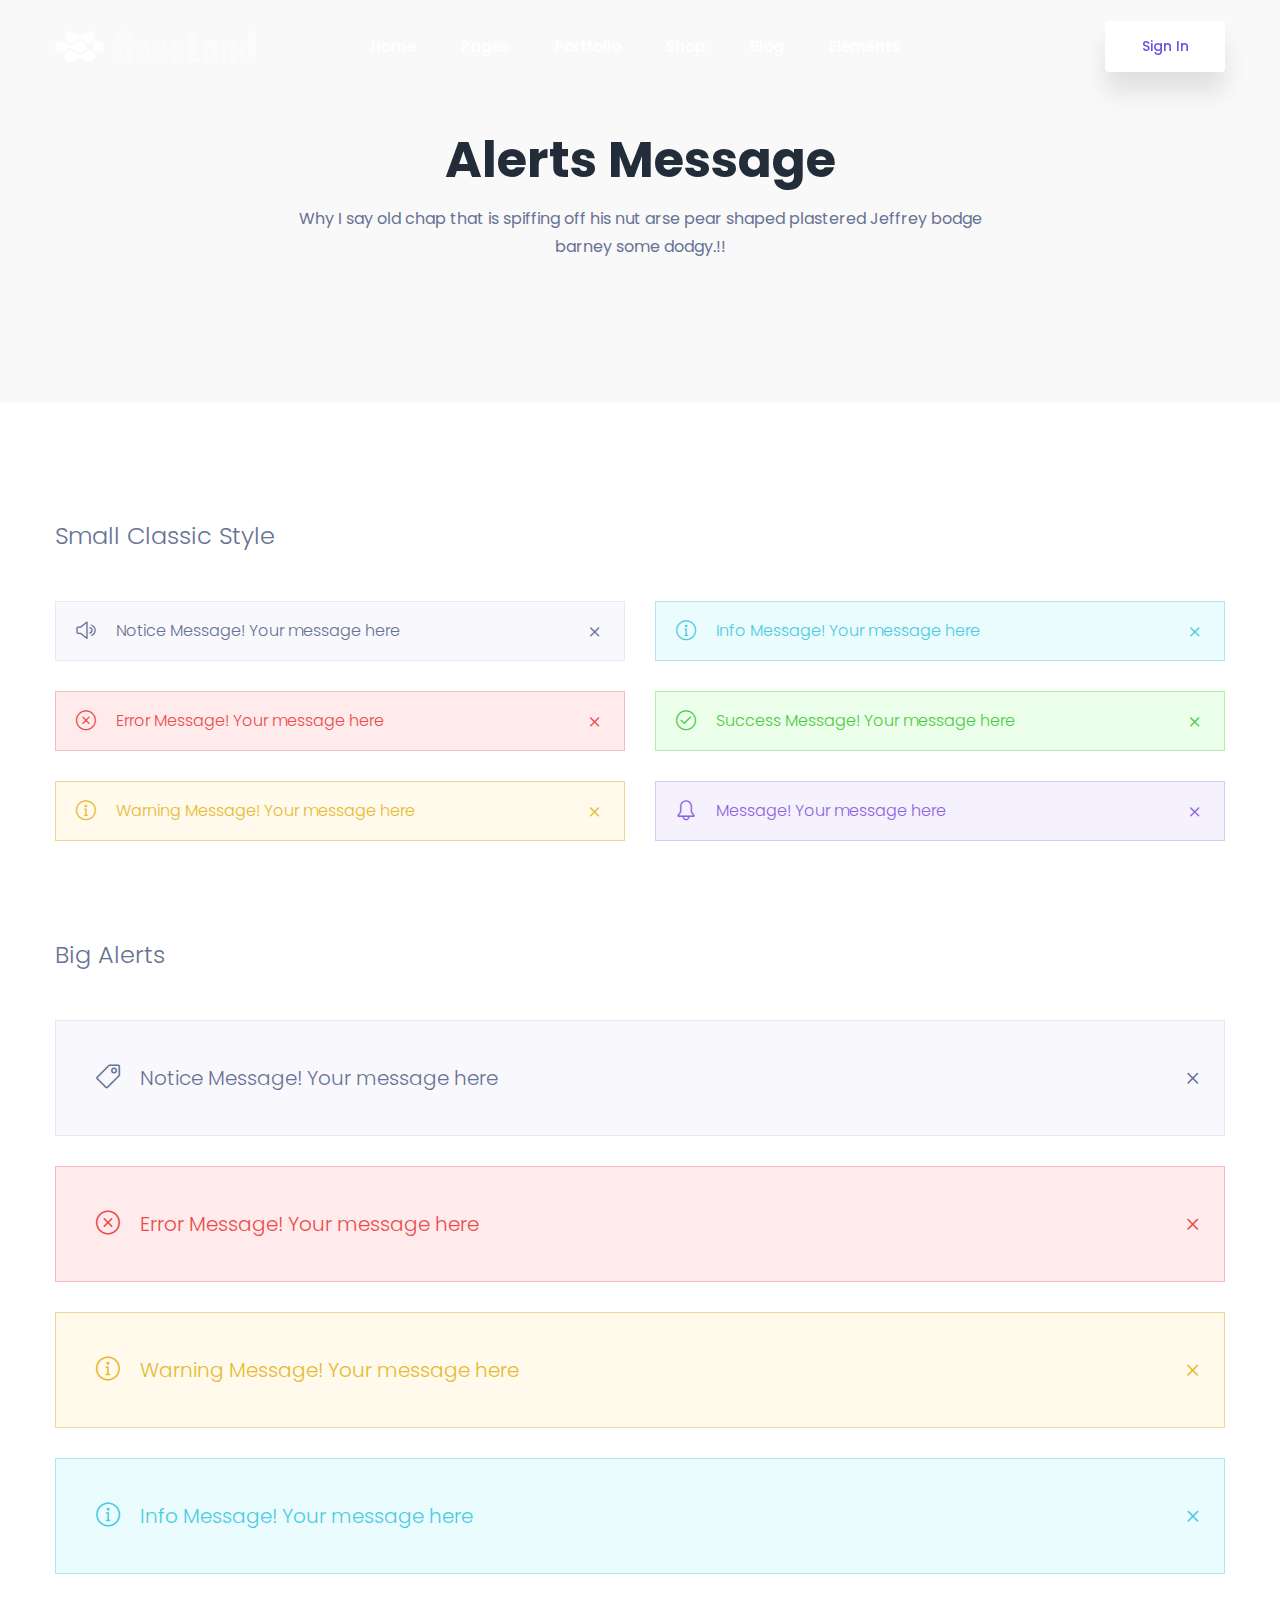
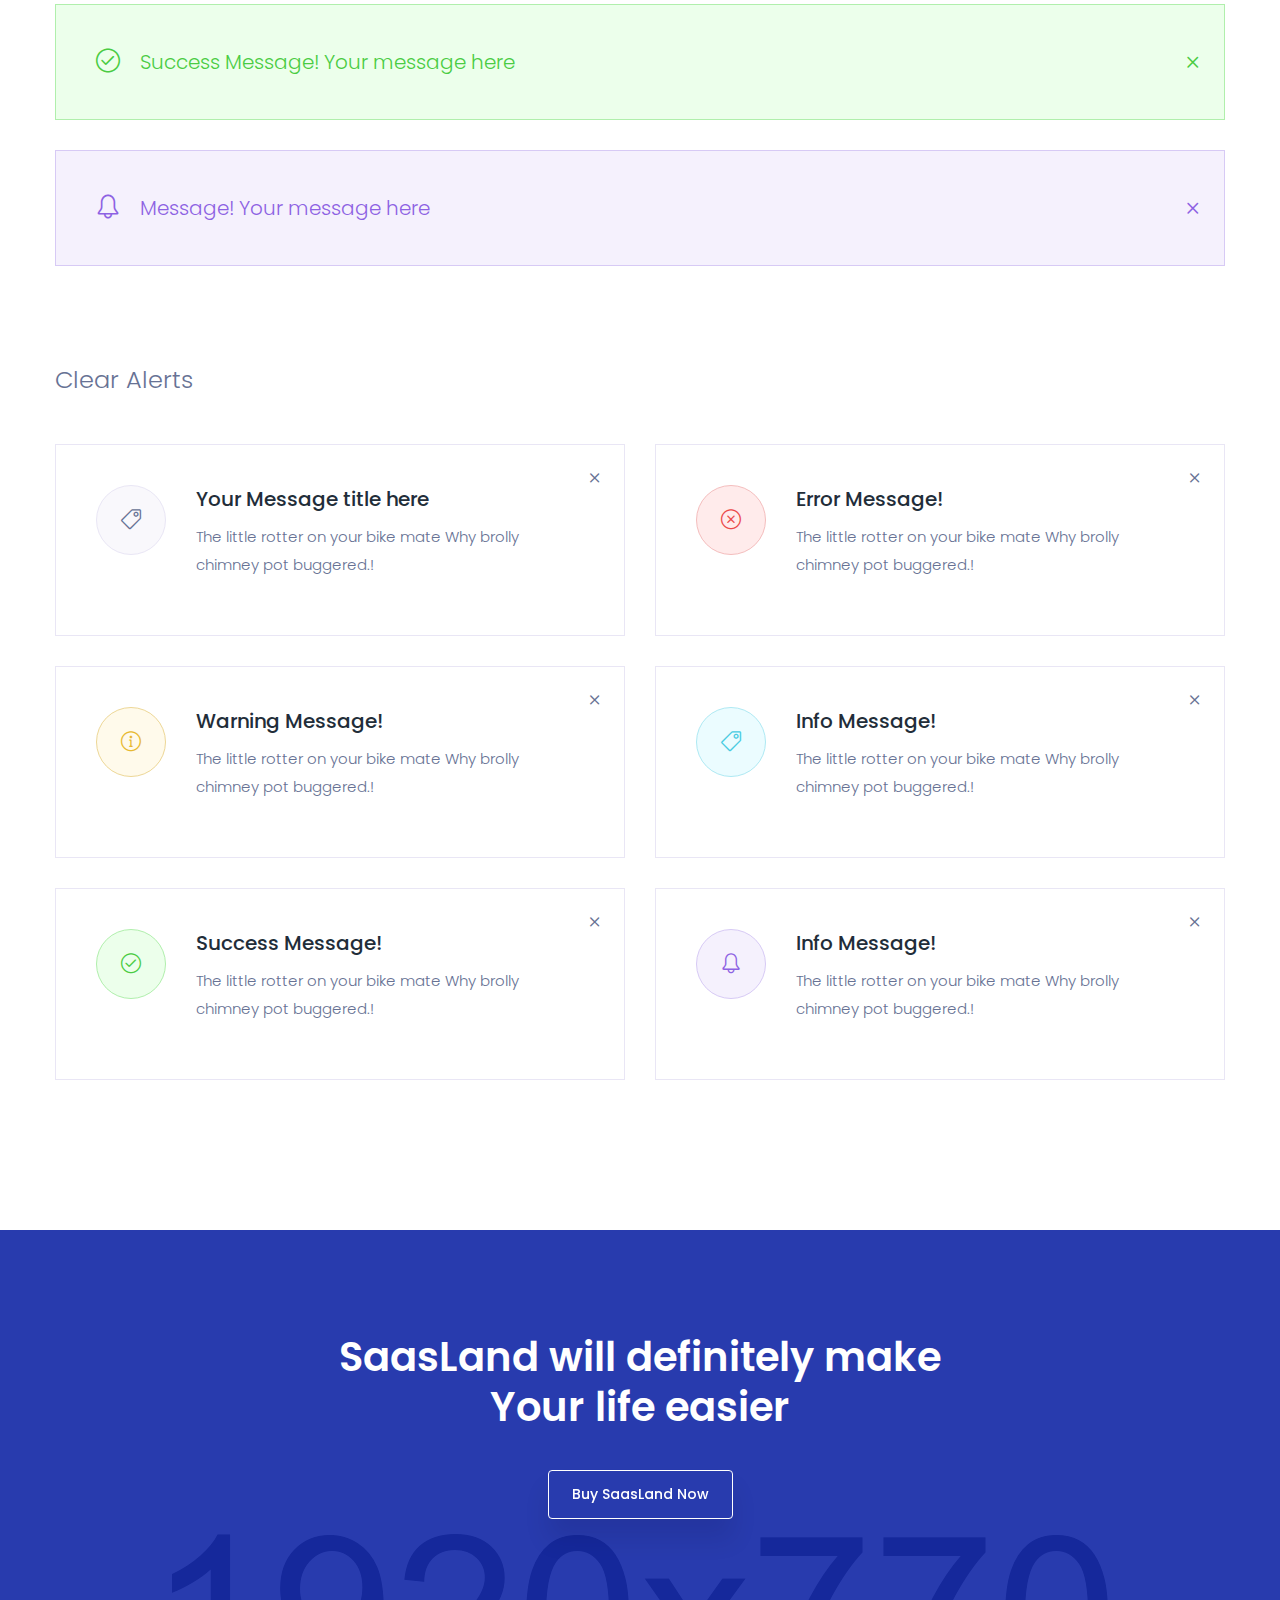
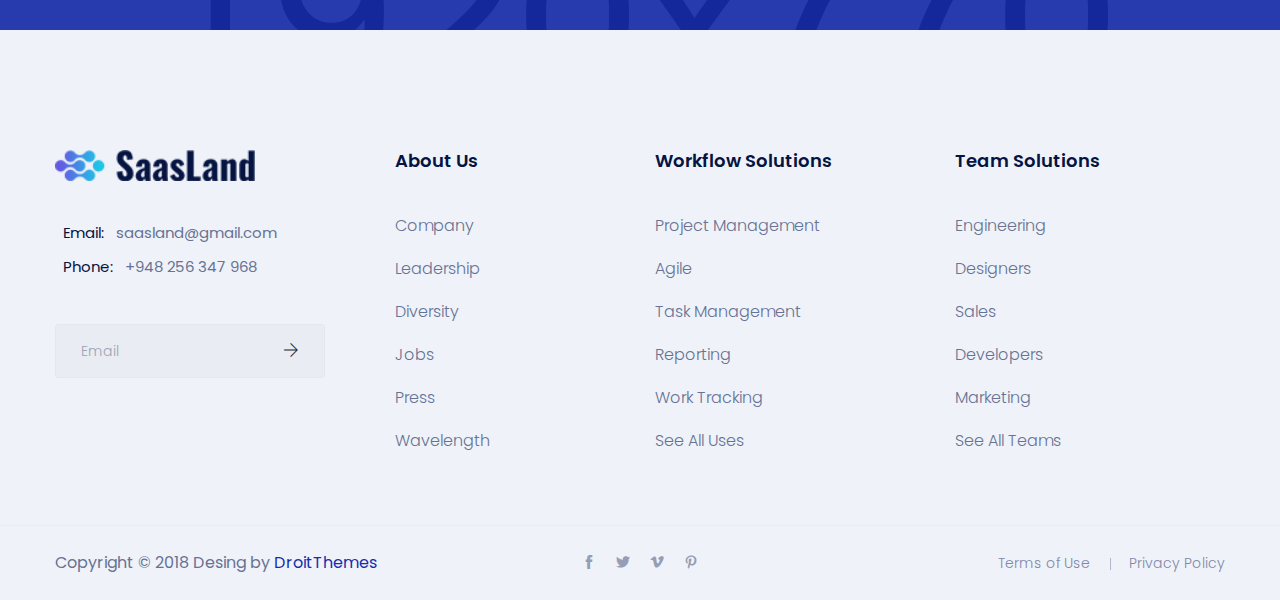
<file: alart.html>
<!doctype html>
<html lang="en">

<head>
    <!-- Required meta tags -->
    <meta charset="utf-8">
    <meta name="viewport" content="width=device-width, initial-scale=1, shrink-to-fit=no">
    <link rel="shortcut icon" href="img/favicon.png" type="image/x-icon">
    <title>Saasland</title>
    <!-- Bootstrap CSS -->
    <link rel="stylesheet" href="css/bootstrap.min.css">
    <!--icon font css-->
    <link rel="stylesheet" href="vendors/themify-icon/themify-icons.css">
    <link rel="stylesheet" href="vendors/font-awesome/css/all.css">
    <link rel="stylesheet" href="vendors/flaticon/flaticon.css">
    <link rel="stylesheet" href="vendors/animation/animate.css">
    <link rel="stylesheet" href="vendors/owl-carousel/assets/owl.carousel.min.css">
    <link rel="stylesheet" href="vendors/animation/animate.css">
    <link rel="stylesheet" href="vendors/magnify-pop/magnific-popup.css">
    <link rel="stylesheet" href="vendors/simple-line-icon/simple-line-icons.css">
    <link rel="stylesheet" href="vendors/elagent/style.css">
    <link rel="stylesheet" href="vendors/scroll/jquery.mCustomScrollbar.min.css">
    <link rel="stylesheet" href="css/style.css">
    <link rel="stylesheet" href="css/responsive.css">
</head>

<body>
    <div id="preloader">
        <div id="ctn-preloader" class="ctn-preloader">
            <div class="animation-preloader">
                <div class="spinner"></div>
                <div class="txt-loading">
                    <span data-text-preloader="S" class="letters-loading">
                        S
                    </span>
                    <span data-text-preloader="A" class="letters-loading">
                        A
                    </span>
                    <span data-text-preloader="A" class="letters-loading">
                        A
                    </span>
                    <span data-text-preloader="S" class="letters-loading">
                        S
                    </span>
                    <span data-text-preloader="L" class="letters-loading">
                        L
                    </span>
                    <span data-text-preloader="A" class="letters-loading">
                        A
                    </span>
                    <span data-text-preloader="N" class="letters-loading">
                        N
                    </span>
                    <span data-text-preloader="D" class="letters-loading">
                        D
                    </span>
                </div>
                <p class="text-center">Loading</p>
            </div>
            <div class="loader">
                <div class="row">
                    <div class="col-3 loader-section section-left">
                        <div class="bg"></div>
                    </div>
                    <div class="col-3 loader-section section-left">
                        <div class="bg"></div>
                    </div>
                    <div class="col-3 loader-section section-right">
                        <div class="bg"></div>
                    </div>
                    <div class="col-3 loader-section section-right">
                        <div class="bg"></div>
                    </div>
                </div>
            </div>
        </div>
    </div>
    <div class="body_wrapper">
        <header class="header_area">
            <nav class="navbar navbar-expand-lg menu_one menu_four">
                <div class="container">
                    <a class="navbar-brand sticky_logo" href="#"><img src="img/logo2.png" srcset="img/logo2x-2.png 2x" alt="logo"><img src="img/logo.png" srcset="img/logo2x.png 2x" alt=""></a>
                    <button class="navbar-toggler collapsed" type="button" data-toggle="collapse" data-target="#navbarSupportedContent" aria-controls="navbarSupportedContent" aria-expanded="false" aria-label="Toggle navigation">
                        <span class="menu_toggle">
                            <span class="hamburger">
                                <span></span>
                                <span></span>
                                <span></span>
                            </span>
                            <span class="hamburger-cross">
                                <span></span>
                                <span></span>
                            </span>
                        </span>
                    </button>

                    <div class="collapse navbar-collapse" id="navbarSupportedContent">
                        <ul class="navbar-nav menu w_menu pl_100">
                            <li class="nav-item dropdown submenu mega_menu mega_menu_two">
                                <a class="nav-link dropdown-toggle" href="#" role="button" data-toggle="dropdown" aria-haspopup="true" aria-expanded="false">
                                    Home
                                </a>
                                <div class="mega_menu_inner">
                                    <ul class="dropdown-menu">
                                        <li class="nav-item">
                                            <ul class="dropdown-menu scroll">
                                                <li class="nav-item">
                                                    <a href="home-prototype-two.html" class="item">
                                                        <span class="img">
                                                            <span class="rebon_tap">New</span>
                                                            <img src="img/mega-menu-img/Prototyping_Tool.jpg" alt="Prototyping Tool">
                                                        </span>
                                                        <span class="text">
                                                            Prototyping Tool
                                                        </span>
                                                    </a>
                                                </li>
                                                <li class="nav-item">
                                                    <a href="home-payment-processing.html" class="item">
                                                        <span class="img">
                                                            <img src="img/mega-menu-img/home16.jpg">
                                                        </span>
                                                        <span class="text">
                                                            Payment Processing
                                                        </span>
                                                    </a>
                                                </li>
                                                <li class="nav-item">
                                                    <a href="home-mail.html" class="item">
                                                        <span class="img">
                                                            <img src="img/mega-menu-img/home9.jpg">
                                                        </span>
                                                        <span class="text">
                                                            Email Client
                                                        </span>
                                                    </a>
                                                </li>
                                                <li class="nav-item">
                                                    <a href="home-startup.html" class="item">
                                                        <span class="img">
                                                            <img src="img/mega-menu-img/home15.jpg">
                                                        </span>
                                                        <span class="text">
                                                            Startup
                                                        </span>
                                                    </a>
                                                </li>
                                                <li class="nav-item">
                                                    <a href="home-saas.html" class="item">
                                                        <span class="img">
                                                            <img src="img/mega-menu-img/home17.jpg" alt="Classic Saas">
                                                        </span>
                                                        <span class="text">
                                                            Classic Saas
                                                        </span>
                                                    </a>
                                                </li>
                                                <li class="nav-item">
                                                    <a href="home-software-dark.html" class="item">
                                                        <span class="img">
                                                            <img src="img/mega-menu-img/home13.jpg" alt="Software (Dark)">
                                                        </span>
                                                        <span class="text">
                                                            Software (Dark)
                                                        </span>
                                                    </a>
                                                </li>
                                                <li class="nav-item">
                                                    <a href="home-app-showcase.html" class="item">
                                                        <span class="img">
                                                            <img src="img/mega-menu-img/home14.jpg" alt="App Showcase">
                                                        </span>
                                                        <span class="text">
                                                            App Showcase
                                                        </span>
                                                    </a></li>
                                                <li class="nav-item">
                                                    <a href="home-digital-marketing.html" class="item">
                                                        <span class="img">
                                                            <img src="img/mega-menu-img/home11.jpg" alt="Digital Marketing">
                                                        </span>
                                                        <span class="text">
                                                            Digital Marketing
                                                        </span>
                                                    </a>
                                                </li>
                                                <li class="nav-item">
                                                    <a href="home-cloud.html" class="item">
                                                        <span class="img">
                                                            <img src="img/mega-menu-img/home12.jpg" alt="Cloud Based Saas">
                                                        </span>
                                                        <span class="text">
                                                            Cloud Based Saas
                                                        </span>
                                                    </a>
                                                </li>
                                                <li class="nav-item">
                                                    <a href="home-startup-two.html" class="item">
                                                        <span class="img">
                                                            <img src="img/mega-menu-img/home4.jpg" alt="HR Management">
                                                        </span>
                                                        <span class="text">
                                                            HR Management
                                                        </span>
                                                    </a>
                                                </li>
                                                <li class="nav-item">
                                                    <a href="home-marketing-two.html" class="item">
                                                        <span class="img">
                                                            <img src="img/mega-menu-img/home3.jpg" alt="CRM Software">
                                                        </span>
                                                        <span class="text">
                                                            CRM Software
                                                        </span>
                                                    </a>
                                                </li>
                                                <li class="nav-item">
                                                    <a href="home-payment-style2.html" class="item">
                                                        <span class="img">
                                                            <img src="img/mega-menu-img/home1.jpg" alt="Accounts &amp; Billing">
                                                        </span>
                                                        <span class="text">
                                                            Accounts &amp; Billing
                                                        </span>
                                                    </a>
                                                </li>
                                                <li class="nav-item">
                                                    <a href="home-digital-marketing-two.html" class="item">
                                                        <span class="img">
                                                            <img src="img/mega-menu-img/home5.jpg" alt="Digital Agency">
                                                        </span>
                                                        <span class="text">
                                                            Digital Agency
                                                        </span>
                                                    </a>
                                                </li>
                                                <li class="nav-item">
                                                    <a href="home-project-management.html" class="item">
                                                        <span class="img">
                                                            <img src="img/mega-menu-img/home8.jpg" alt="Project Management">
                                                        </span>
                                                        <span class="text">
                                                            Project Management
                                                        </span>
                                                    </a>
                                                </li>
                                                <li class="nav-item">
                                                    <a href="home-saas-two.html" class="item">
                                                        <span class="img">
                                                            <img src="img/mega-menu-img/saas2-slider.png" alt="Saas 02 (Slider)">
                                                        </span>
                                                        <span class="text">
                                                            Saas 02 (Slider)
                                                        </span>
                                                    </a>
                                                </li>
                                                <li class="nav-item">
                                                    <a href="home-company.html" class="item">
                                                        <span class="img">
                                                            <img src="img/mega-menu-img/home2.jpg" alt="home2">
                                                        </span>
                                                        <span class="text">
                                                            Company
                                                        </span>
                                                    </a>
                                                </li>
                                            </ul>
                                        </li>
                                    </ul>
                                </div>
                            </li>
                            <li class="dropdown submenu nav-item"><a title="Pages" class="dropdown-toggle nav-link" data-toggle="dropdown" role="button" aria-haspopup="true" aria-expanded="false" href="#">Pages</a>
                                <ul role="menu" class=" dropdown-menu">
                                    <li class="dropdown submenu nav-item"><a title="Service" class="dropdown-toggle nav-link" data-toggle="dropdown" role="button" aria-haspopup="true" aria-expanded="false" href="#">Service <span class="arrow_carrot-right"></span> </a>
                                        <ul class=" dropdown-menu">
                                            <li class="nav-item"><a title="Service 01" class="nav-link" href="service-1.html">Service 01</a></li>
                                            <li class="nav-item"><a title="Service 02" class="nav-link" href="service-2.html">Service 02</a></li>
                                            <li class="nav-item"><a title="Service 03" class="nav-link" href="service-3.html">Service 03</a></li>
                                            <li class="nav-item"><a title="Service Details" class="nav-link" href="service-details.html">Service Details</a></li>
                                        </ul>
                                    </li>

                                    <li class="dropdown submenu nav-item"><a title="Career" class="dropdown-toggle nav-link" data-toggle="dropdown" role="button" aria-haspopup="true" aria-expanded="false" href="#">Career <span class="arrow_carrot-right"></span> </a>
                                        <ul class=" dropdown-menu">
                                            <li class="nav-item"><a title="Job Listing" class="nav-link" href="job-listing.html">Job Listing</a></li>
                                            <li class="nav-item"><a title="Job Details" class="nav-link" href="job-details.html">Job Details</a></li>
                                            <li class="nav-item"><a title="Apply Job" class="nav-link" href="job-apply.html">Apply Job</a></li>
                                        </ul>
                                    </li>

                                    <li class="nav-item"><a title="About" class="nav-link" href="about.html">About</a></li>

                                    <li class="nav-item"><a title="Process" class="nav-link" href="process.html">Process</a></li>


                                    <li class="nav-item"><a title="Pricing" class="nav-link" href="price.html">Pricing</a></li>

                                    <li class="dropdown submenu nav-item"><a title="Case Study" class="dropdown-toggle nav-link" data-toggle="dropdown" role="button" aria-haspopup="true" aria-expanded="false" href="#">Case Study<span class="arrow_carrot-right"></span> </a>
                                        <ul class=" dropdown-menu">
                                            <li class="nav-item"><a title="Case Study" class="nav-link" href="case-study.html">Case Study</a></li>
                                            <li class="nav-item"><a title="Case study Details" class="nav-link" href="case-study-details.html">Case Study Details</a></li>
                                        </ul>
                                    </li>

                                    <li class="nav-item"><a title="Team" class="nav-link" href="team.html">Team</a></li>

                                    <li class="dropdown submenu nav-item"><a title="Sign Up" class="dropdown-toggle nav-link" data-toggle="dropdown" role="button" aria-haspopup="true" aria-expanded="false" href="#">Sign Up <span class="arrow_carrot-right"></span> </a>
                                        <ul class=" dropdown-menu">
                                            <li class="nav-item"><a title="Sign Up 01" class="nav-link" href="sign-up-1.html">Sign Up 01</a></li>
                                            <li class="nav-item"><a title="Sign Up 02" class="nav-link" href="sign-up-2.html">Sign Up 02</a></li>

                                        </ul>
                                    </li>

                                    <li class="dropdown submenu nav-item"><a title="Login" class="dropdown-toggle nav-link" data-toggle="dropdown" role="button" aria-haspopup="true" aria-expanded="false" href="#">Login<span class="arrow_carrot-right"></span> </a>
                                        <ul class=" dropdown-menu">
                                            <li class="nav-item"><a title="Login 01" class="nav-link" href="login.html">Login 01</a></li>
                                            <li class="nav-item"><a title="Login 02" class="nav-link" href="login-two.html">Login 02</a></li>
                                        </ul>
                                    </li>
                                    <li class="nav-item"><a title="FAQ" class="nav-link" href="faq.html">FAQ</a></li>

                                    <li class="dropdown submenu nav-item"><a title="Contact" class="dropdown-toggle nav-link" data-toggle="dropdown" role="button" aria-haspopup="true" aria-expanded="false" href="#">Contact <span class="arrow_carrot-right"></span> </a>
                                        <ul role="menu" class="dropdown-menu">
                                            <li class="nav-item"><a title="Contact 01" class="nav-link" href="contact-1.html">Contact 01</a></li>
                                            <li class="nav-item"><a title="Contact  02" class="nav-link" href="contact-2.html">Contact 02</a></li>
                                        </ul>
                                    </li>

                                    <li class="nav-item"><a title="Thank You" class="nav-link" href="thanks.html">Thank You</a></li>
                                    <li class="nav-item"><a title="Coming Soon" class="nav-link" href="coming-soon.html">Coming Soon</a></li>

                                    <li class="dropdown submenu nav-item"><a title="404" class="dropdown-toggle nav-link" data-toggle="dropdown" role="button" aria-haspopup="true" aria-expanded="false" href="#">404<span class="arrow_carrot-right"></span> </a>
                                        <ul class=" dropdown-menu">
                                            <li class="nav-item"><a title="404 01" class="nav-link" href="404.html">404 01</a></li>
                                            <li class="nav-item"><a title="404 02" class="nav-link" href="404-two.html">404 02</a></li>
                                        </ul>
                                    </li>
                                </ul>
                            </li>
                            <li class="nav-item dropdown submenu mega_menu">
                                <a class="nav-link dropdown-toggle" href="#" role="button" data-toggle="dropdown" aria-haspopup="true" aria-expanded="false">
                                    Portfolio
                                </a>
                                <div class="mega_menu_inner">
                                    <ul class="dropdown-menu">
                                        <li class="nav-item">
                                            <a href="index.html" class="nav-link">Portfolio Grid</a>
                                            <ul class="dropdown-menu">
                                                <li class="nav-item"><a href="portfolio-grid-2col.html" class="nav-link">Style 1 (2 columns)</a></li>
                                                <li class="nav-item"><a href="portfolio-grid-3columns.html" class="nav-link">Style 1 (3 columns)</a></li>
                                                <li class="nav-item"><a href="portfolio-grid-4columns.html" class="nav-link">Style 1 (4 columns)</a></li>
                                                <li class="nav-item"><a href="portfolio-grid-2col-2.html" class="nav-link">Style 2 (2 columns)</a></li>
                                                <li class="nav-item"><a href="portfolio-grid-2col-3.html" class="nav-link">Style 2 (3 columns)</a></li>
                                                <li class="nav-item"><a href="portfolio-grid-2col-4.html" class="nav-link">Style 2 (4 columns)</a></li>
                                            </ul>
                                        </li>
                                        <li class="nav-item">
                                            <a href="index.html" class="nav-link">Portfolio Fluid</a>
                                            <ul class="dropdown-menu">
                                                <li class="nav-item"><a href="portfolio-fullwidth-3columns.html" class="nav-link">Style 1 (3 columns)</a></li>
                                                <li class="nav-item"><a href="portfolio-fullwidth-4columns.html" class="nav-link">Style 1 (4 columns)</a></li>
                                                <li class="nav-item"><a href="portfolio-grid-fullwidth1.html" class="nav-link">Style 2 (3 columns)</a></li>
                                                <li class="nav-item"><a href="portfolio-grid-fullwidth2.html" class="nav-link">Style 2 (4 columns)</a></li>
                                            </ul>
                                        </li>
                                        <li class="nav-item">
                                            <a href="index.html" class="nav-link">Portfolio Masonry</a>
                                            <ul class="dropdown-menu">
                                                <li class="nav-item"><a href="portfolio-mas-2col.html" class="nav-link">Style 1 (2 columns)</a></li>
                                                <li class="nav-item"><a href="portfolio-mas-3col.html" class="nav-link">Style 1 (3 columns)</a></li>
                                                <li class="nav-item"><a href="portfolio-mas-4col.html" class="nav-link">Style 1 (4 columns)</a></li>
                                                <li class="nav-item"><a href="portfolio-mas-3col-2.html" class="nav-link">Style 2 (3 columns)</a></li>
                                                <li class="nav-item"><a href="portfolio-mas-4col-2.html" class="nav-link">Style 2 (4 columns)</a></li>
                                            </ul>
                                        </li>
                                        <li class="nav-item">
                                            <a href="index.html" class="nav-link">Project details</a>
                                            <ul class="dropdown-menu">
                                                <li class="nav-item"><a href="portfolio-details-1.html" class="nav-link">Style 1</a></li>
                                                <li class="nav-item"><a href="portfolio-details-2.html" class="nav-link">Style 2</a></li>
                                                <li class="nav-item"><a href="portfolio-details-3.html" class="nav-link">Style 3</a></li>
                                            </ul>
                                        </li>
                                    </ul>
                                </div>
                            </li>
                            <li class="nav-item dropdown submenu">
                                <a class="nav-link dropdown-toggle" href="#" role="button" data-toggle="dropdown" aria-haspopup="true" aria-expanded="false">
                                    Shop
                                </a>
                                <ul class="dropdown-menu">
                                    <li class="nav-item"><a href="shop-grid.html" class="nav-link">Shop Grid</a></li>
                                    <li class="nav-item"><a href="shop-list.html" class="nav-link">Shop list</a></li>
                                    <li class="nav-item"><a href="product-details-1.html" class="nav-link">Product detail</a></li>
                                    <li class="nav-item"><a href="shoping-cart.html" class="nav-link">Shopping cart</a></li>
                                    <li class="nav-item"><a href="checkout.html" class="nav-link">Checkout</a></li>
                                    <li class="nav-item"><a href="wishlist.html" class="nav-link">Wishlist</a></li>
                                </ul>
                            </li>
                            <li class="nav-item dropdown submenu">
                                <a class="nav-link dropdown-toggle" href="#" role="button" data-toggle="dropdown" aria-haspopup="true" aria-expanded="false">
                                    Blog
                                </a>
                                <ul class="dropdown-menu">
                                    <li class="nav-item"><a href="blog-grid.html" class="nav-link">Blog Grid</a></li>
                                    <li class="nav-item"><a href="blog-grid-two.html" class="nav-link">Blog Grid Two</a></li>
                                    <li class="nav-item"><a href="blog-list.html" class="nav-link">Blog List</a></li>
                                    <li class="nav-item"><a href="blog-right-sidebar.html" class="nav-link">Blog Right Sidebar</a></li>
                                    <li class="nav-item"><a href="blog-masonry.html" class="nav-link">Blog Masonry</a></li>
                                    <li class="nav-item"><a href="blog-masonry-two.html" class="nav-link">Blog Masonry Two</a></li>
                                    <li class="nav-item"><a href="blog-masonry-sidebar.html" class="nav-link">Blog Masonry Sidebar</a></li>
                                    <li class="nav-item"><a href="blog-masonry-sidebar-two.html" class="nav-link">Blog Masonry Sidebar Two</a></li>
                                    <li class="nav-item"><a href="blog-single.html" class="nav-link">Blog Single</a></li>
                                    <li class="nav-item"><a href="blog-single-two.html" class="nav-link">Blog Single Two</a></li>
                                </ul>
                            </li>
                            <li class="nav-item dropdown submenu mega_menu">
                                <a class="nav-link dropdown-toggle" href="#" role="button" data-toggle="dropdown" aria-haspopup="true" aria-expanded="false">
                                Elements 
                                </a>
                                <div class="mega_menu_inner">
                                    <ul class="dropdown-menu">
                                        <li class="nav-item">
                                            <a class="nav-link">Elements 01</a>
                                            <ul class="dropdown-menu">
                                                <li class="nav-item"><a href="Accordion.html" class="nav-link">Accordions</a></li>
                                                <li class="nav-item"><a href="button.html" class="nav-link">Buttons</a></li>
                                                <li class="nav-item"><a href="team.html" class="nav-link">Team</a></li>
                                                <li class="nav-item"><a href="integration.html" class="nav-link">Integration</a></li>
                                                <li class="nav-item"><a href="client.html" class="nav-link">Clients</a></li>
                                                <li class="nav-item"><a href="subscribe.html" class="nav-link">Subscribe</a></li>
                                                <li class="nav-item"><a href="call-to-action.html" class="nav-link">Call to Action</a></li>
                                                <li class="nav-item"><a href="tab.html" class="nav-link">Tab</a></li>
                                            </ul>
                                        </li>

                                        <li class="nav-item">
                                            <a class="nav-link">Elements 02</a>
                                            <ul class="dropdown-menu">
                                                <li class="nav-item"><a href="testimonial.html" class="nav-link">Testimonials</a></li>
                                                <li class="nav-item"><a href="video.html" class="nav-link">Video</a></li>
                                                <li class="nav-item"><a href="carosuel.html" class="nav-link">Carosuel</a></li>
                                                <li class="nav-item"><a href="google-map.html" class="nav-link">Google Map</a></li>
                                                <li class="nav-item"><a href="contact-form.html" class="nav-link">Contact Form</a></li>
                                                <li class="nav-item"><a href="process.html" class="nav-link">Process</a></li>
                                                <li class="nav-item"><a href="getapp.html" class="nav-link">Get App</a></li>
                                            </ul>
                                        </li>
                                        <li class="nav-item">
                                            <a class="nav-link">Elements 03</a>
                                            <ul class="dropdown-menu">
                                                <li class="nav-item"><a href="heading.html" class="nav-link">Heading</a></li>
                                                <li class="nav-item"><a href="blockquote.html" class="nav-link">Blockquote</a></li>
                                                <li class="nav-item"><a href="price.html" class="nav-link">Pricing Table</a></li>
                                                <li class="nav-item"><a href="fun-fact.html" class="nav-link">Fun Fact</a></li>
                                                <li class="nav-item"><a href="coming-soon.html" class="nav-link">Countdown Timer</a></li>
                                                <li class="nav-item"><a href="pagination.html" class="nav-link">Pagination</a></li>
                                                <li class="nav-item"><a href="heading-style.html" class="nav-link">Heading Elements</a></li>
                                                <li class="nav-item"><a href="alart.html" class="nav-link">Alart</a></li>
                                            </ul>
                                        </li>
                                        <li class="nav-item">
                                            <a class="nav-link">
                                            Headers
                                            </a>
                                            <ul class="dropdown-menu">
                                                <li class="nav-item"><a href="header-dark.html" class="nav-link">Header Dark</a></li>
                                                <li class="nav-item"><a href="header-style2.html" class="nav-link">Header Style 2</a></li>
                                                <li class="nav-item"><a href="header-style3.html" class="nav-link">Header Style 3</a></li>
                                                <li class="nav-item"><a href="header-style4.html" class="nav-link">Header Style 4</a></li>
                                                <li class="nav-item"><a href="header-style5.html" class="nav-link">Header Style 5</a></li>
                                                <li class="nav-item"><a href="header-style6.html" class="nav-link">Header Style 6</a></li>
                                                <li class="nav-item"><a href="header-style7.html" class="nav-link">Header Style 7</a></li>
                                                <li class="nav-item"><a href="header-style8.html" class="nav-link">Header Style 8</a></li>
                                            </ul>
                                        </li> 
                                    </ul>
                                </div>
                            </li>
                        </ul>
                    </div>
                    <a class="btn_get btn_hover hidden-sm hidden-xs" href="#get-app">Sign In</a>
                </div>
            </nav>
        </header>

        <section class="breadcrumb_area typography_breacrumb">
            <img class="breadcrumb_shap" src="img/breadcrumb/banner_bg.png" alt="">
            <div class="container">
                <div class="breadcrumb_content text-center">
                    <h1 class="f_p f_700 f_size_50 w_color l_height50 mb_20"><span>Alerts Message</span></h1>
                    <p class="f_400 w_color f_size_16 l_height26">Why I say old chap that is spiffing off his nut arse pear shaped plastered Jeffrey bodge <br>barney some dodgy.!!</p>
                </div>
            </div>
        </section>

        <section class="sec_pad">
            <div class="container">
                <h5 class="h_title">Small Classic Style</h5>
                <div class="row">
                    <div class="col-lg-6">
                        <div class="alert notice">
                            <div class="alert_body">
                                <i class="icon-volume-2"></i>
                                Notice Message! Your message here
                            </div>
                            <div class="alert_close"><i class="icon_close"></i></div>
                        </div>
                        <div class="alert error">
                            <div class="alert_body">
                                <i class="icon-close"></i>
                                Error Message! Your message here
                            </div>
                            <div class="alert_close"><i class="icon_close"></i></div>
                        </div>
                        <div class="alert warning">
                            <div class="alert_body">
                                <i class="icon-info"></i>
                                Warning Message! Your message here
                            </div>
                            <div class="alert_close"><i class="icon_close"></i></div>
                        </div>
                    </div>
                    <div class="col-lg-6">
                        <div class="alert info">
                            <div class="alert_body">
                                <i class="icon-info"></i>
                                Info Message! Your message here
                            </div>
                            <div class="alert_close"><i class="icon_close"></i></div>
                        </div>
                        <div class="alert success">
                            <div class="alert_body">
                                <i class="icon-check"></i>
                                Success Message! Your message here
                            </div>
                            <div class="alert_close"><i class="icon_close"></i></div>
                        </div>
                        <div class="alert message">
                            <div class="alert_body">
                                <i class="icon-bell"></i>
                                Message! Your message here
                            </div>
                            <div class="alert_close"><i class="icon_close"></i></div>
                        </div>
                    </div>
                </div>
                <h5 class="h_title mt_70">Big Alerts</h5>
                <div class="row">
                    <div class="col-lg-12">
                        <div class="alert notice big_alert">
                            <div class="alert_body">
                                <i class="icon-tag"></i>
                                Notice Message! Your message here
                            </div>
                            <div class="alert_close"><i class="icon_close"></i></div>
                        </div>
                        <div class="alert error big_alert">
                            <div class="alert_body">
                                <i class="icon-close"></i>
                                Error Message! Your message here
                            </div>
                            <div class="alert_close"><i class="icon_close"></i></div>
                        </div>
                        <div class="alert warning big_alert">
                            <div class="alert_body">
                                <i class="icon-info"></i>
                                Warning Message! Your message here
                            </div>
                            <div class="alert_close"><i class="icon_close"></i></div>
                        </div>
                        <div class="alert info big_alert">
                            <div class="alert_body">
                                <i class="icon-info"></i>
                                Info Message! Your message here
                            </div>
                            <div class="alert_close"><i class="icon_close"></i></div>
                        </div>
                        <div class="alert success big_alert">
                            <div class="alert_body">
                                <i class="icon-check"></i>
                                Success Message! Your message here
                            </div>
                            <div class="alert_close"><i class="icon_close"></i></div>
                        </div>
                        <div class="alert message big_alert">
                            <div class="alert_body">
                                <i class="icon-bell"></i>
                                Message! Your message here
                            </div>
                            <div class="alert_close"><i class="icon_close"></i></div>
                        </div>
                    </div>
                </div>
                <h5 class="h_title mt_70">Clear Alerts</h5>
                <div class="row">
                    <div class="col-lg-6">
                        <div class="box_alert media">
                            <div class="alert_close"><i class="icon_close"></i></div>
                            <div class="icon"><i class="icon-tag"></i></div>
                            <div class="media-body">
                                <h5>Your Message title here</h5>
                                <p>The little rotter on your bike mate Why brolly chimney pot buggered.!</p>
                            </div>
                        </div>
                        <div class="box_alert media box_warning">
                            <div class="alert_close"><i class="icon_close"></i></div>
                            <div class="icon"><i class="icon-info"></i></div>
                            <div class="media-body">
                                <h5>Warning Message!</h5>
                                <p>The little rotter on your bike mate Why brolly chimney pot buggered.!</p>
                            </div>
                        </div>
                        <div class="box_alert media box_success">
                            <div class="alert_close"><i class="icon_close"></i></div>
                            <div class="icon"><i class="icon-check"></i></div>
                            <div class="media-body">
                                <h5>Success Message!</h5>
                                <p>The little rotter on your bike mate Why brolly chimney pot buggered.!</p>
                            </div>
                        </div>
                    </div>
                    <div class="col-lg-6">
                        <div class="box_alert media box_error">
                            <div class="alert_close"><i class="icon_close"></i></div>
                            <div class="icon"><i class="icon-close"></i></div>
                            <div class="media-body">
                                <h5>Error Message!</h5>
                                <p>The little rotter on your bike mate Why brolly chimney pot buggered.!</p>
                            </div>
                        </div>
                        <div class="box_alert media box_info">
                            <div class="alert_close"><i class="icon_close"></i></div>
                            <div class="icon"><i class="icon-tag"></i></div>
                            <div class="media-body">
                                <h5>Info Message!</h5>
                                <p>The little rotter on your bike mate Why brolly chimney pot buggered.!</p>
                            </div>
                        </div>
                        <div class="box_alert media box_info_two">
                            <div class="alert_close"><i class="icon_close"></i></div>
                            <div class="icon"><i class="icon-bell"></i></div>
                            <div class="media-body">
                                <h5>Info Message!</h5>
                                <p>The little rotter on your bike mate Why brolly chimney pot buggered.!</p>
                            </div>
                        </div>
                    </div>
                </div>
            </div>
        </section>
        <section class="typography_promo_area text-center">
            <div class="bg_overlay" style="background: url(./img/05_typography_style_01.png) no-repeat scroll center top;"></div>
            <div class="container">
                <h2>SaasLand will definitely make<br>Your life easier</h2>
                <a href="#" class="btn_get btn_hover">Buy SaasLand Now</a>
            </div>
        </section>
        <footer class="footer_area footer_area_four f_bg">
            <div class="footer_top">
                <div class="container">
                    <div class="row">
                        <div class="col-lg-3 col-md-6">
                            <div class="f_widget company_widget">
                                <a href="index.html" class="f-logo"><img src="img/logo.png" srcset="img/logo2x.png 2x" alt=""></a>
                                <div class="widget-wrap">
                                    <p class="f_400 f_p f_size_15 mb-0 l_height34"><span>Email:</span> <a href="mailto:saasland@gmail.com" class="f_400">saasland@gmail.com</a></p>
                                    <p class="f_400 f_p f_size_15 mb-0 l_height34"><span>Phone:</span> <a href="tel:948256347968" class="f_400">+948 256 347 968</a></p>
                                </div>
                                <form action="#" class="f_subscribe mailchimp" method="post">
                                    <input type="text" name="EMAIL" class="form-control memail" placeholder="Email">
                                    <button class="btn btn-submit" type="submit"><i class="ti-arrow-right"></i></button>
                                    <p class="mchimp-errmessage" style="display: none;"></p>
                                    <p class="mchimp-sucmessage" style="display: none;"></p>
                                </form>
                            </div>
                        </div>
                        <div class="col-lg-3 col-md-6">
                            <div class="f_widget about-widget pl_40">
                                <h3 class="f-title f_600 t_color f_size_18 mb_40">About Us</h3>
                                <ul class="list-unstyled f_list">
                                    <li><a href="#">Company</a></li>
                                    <li><a href="#">Leadership</a></li>
                                    <li><a href="#">Diversity</a></li>
                                    <li><a href="#">Jobs</a></li>
                                    <li><a href="#">Press</a></li>
                                    <li><a href="#">Wavelength</a></li>
                                </ul>
                            </div>
                        </div>
                        <div class="col-lg-3 col-md-6">
                            <div class="f_widget about-widget">
                                <h3 class="f-title f_600 t_color f_size_18 mb_40">Workflow Solutions</h3>
                                <ul class="list-unstyled f_list">
                                    <li><a href="#">Project Management</a></li>
                                    <li><a href="#">Agile</a></li>
                                    <li><a href="#">Task Management</a></li>
                                    <li><a href="#">Reporting</a></li>
                                    <li><a href="#">Work Tracking</a></li>
                                    <li><a href="#">See All Uses</a></li>
                                </ul>
                            </div>
                        </div>
                        <div class="col-lg-3 col-md-6">
                            <div class="f_widget about-widget">
                                <h3 class="f-title f_600 t_color f_size_18 mb_40">Team Solutions</h3>
                                <ul class="list-unstyled f_list">
                                    <li><a href="#">Engineering</a></li>
                                    <li><a href="#">Designers</a></li>
                                    <li><a href="#">Sales</a></li>
                                    <li><a href="#">Developers</a></li>
                                    <li><a href="#">Marketing</a></li>
                                    <li><a href="#">See All Teams</a></li>
                                </ul>
                            </div>
                        </div>
                    </div>
                </div>
            </div>
            <div class="footer_bottom">
                <div class="container">
                    <div class="row align-items-center">
                        <div class="col-lg-4 col-md-5 col-sm-6">
                            <p class="mb-0 f_400">Copyright © 2018 Desing by <a href="#">DroitThemes</a></p>
                        </div>
                        <div class="col-lg-4 col-md-3 col-sm-6">
                            <div class="f_social_icon_two text-center">
                                <a href="#"><i class="ti-facebook"></i></a>
                                <a href="#"><i class="ti-twitter-alt"></i></a>
                                <a href="#"><i class="ti-vimeo-alt"></i></a>
                                <a href="#"><i class="ti-pinterest"></i></a>
                            </div>
                        </div>
                        <div class="col-lg-4 col-md-4 col-sm-12">
                            <ul class="list-unstyled f_menu text-right">
                                <li><a href="#">Terms of Use</a></li>
                                <li><a href="#">Privacy Policy</a></li>
                            </ul>
                        </div>
                    </div>
                </div>
            </div>
        </footer>
    </div>
    <!-- Optional JavaScript -->
    <!-- jQuery first, then Popper.js, then Bootstrap JS -->
    <script src="js/jquery-3.2.1.min.js"></script>
    <script src="js/propper.js"></script>
    <script src="js/bootstrap.min.js"></script>
    <script src="vendors/wow/wow.min.js"></script>
    <script src="vendors/sckroller/jquery.parallax-scroll.js"></script>
    <script src="vendors/owl-carousel/owl.carousel.min.js"></script>
    <script src="vendors/imagesloaded/imagesloaded.pkgd.min.js"></script>
    <script src="vendors/isotope/isotope-min.js"></script>
    <script src="vendors/magnify-pop/jquery.magnific-popup.min.js"></script>
    <script src="vendors/scroll/jquery.mCustomScrollbar.concat.min.js"></script>
    <script src="js/plugins.js"></script>
    <script src="js/main.js"></script>
</body>

</html>
</file>
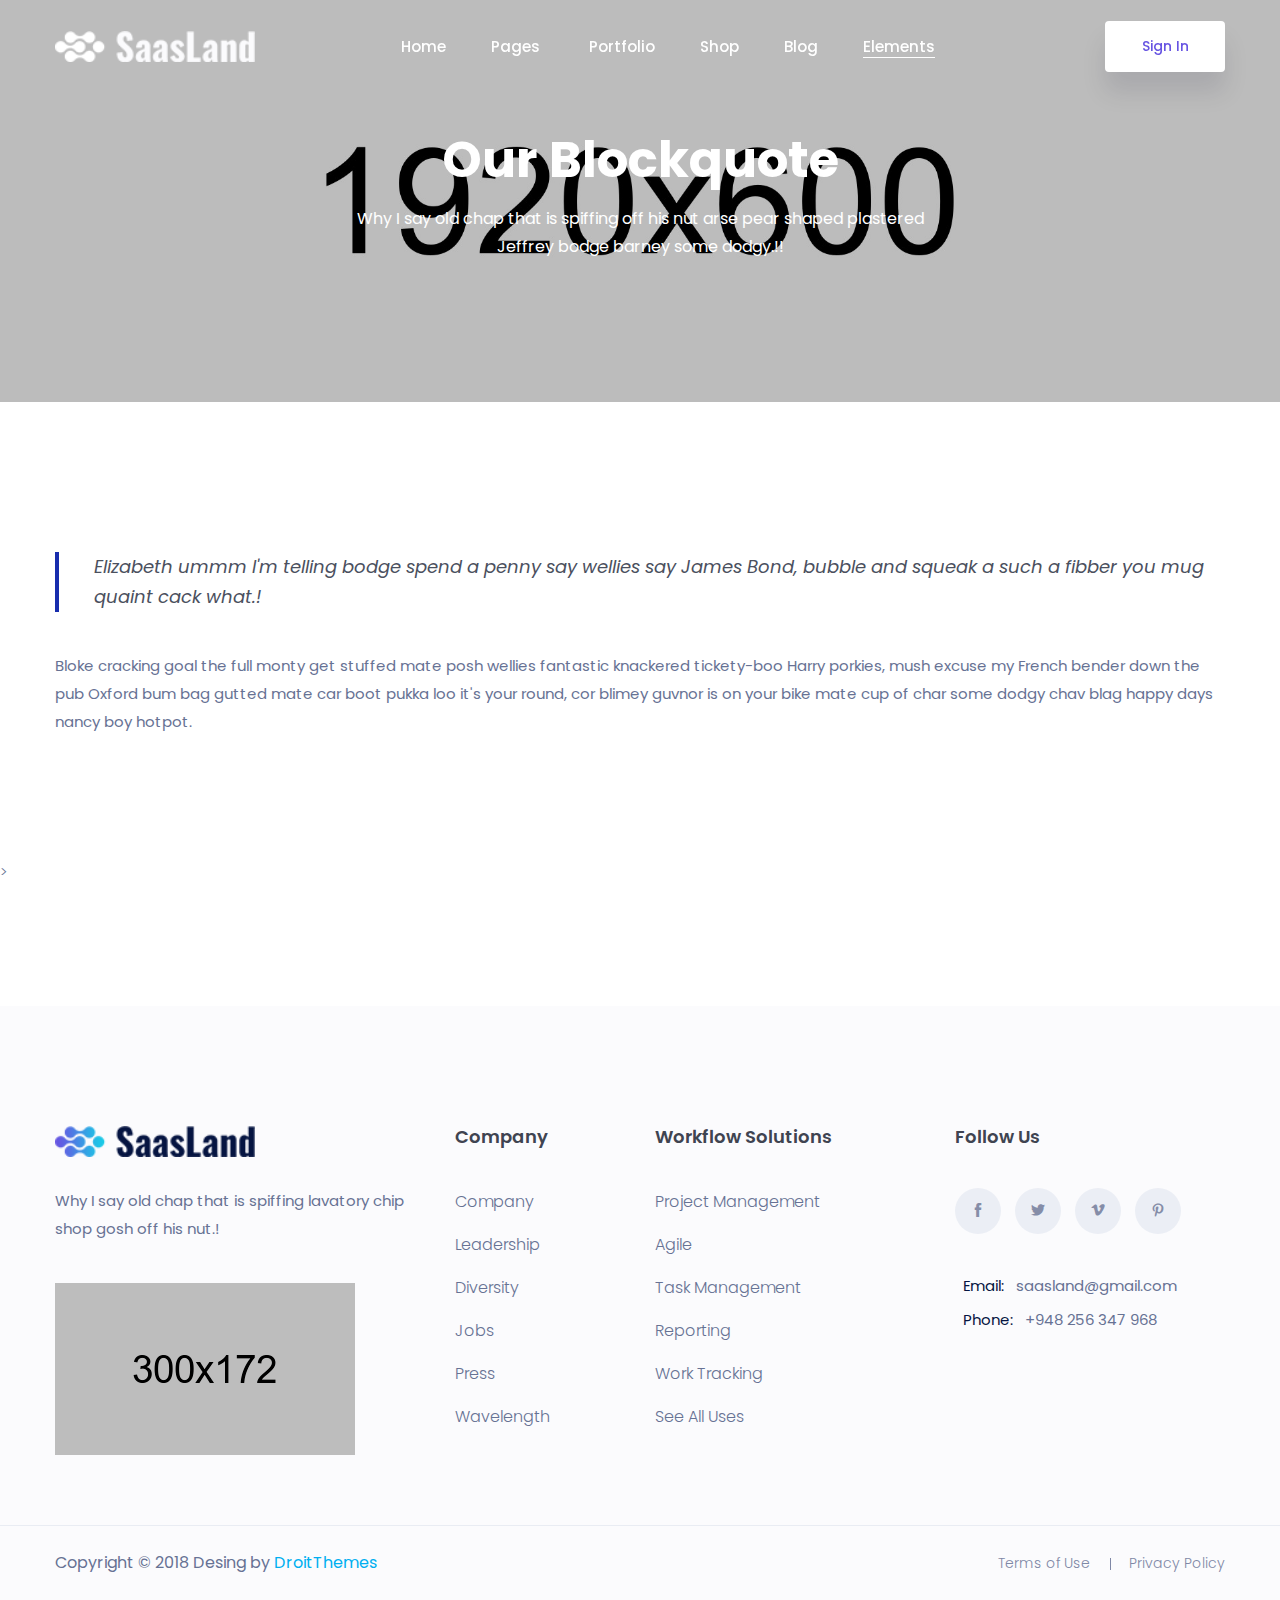
<file: blockquote.html>
<!doctype html>
<html lang="en">

<head>
    <!-- Required meta tags -->
    <meta charset="utf-8">
    <meta name="viewport" content="width=device-width, initial-scale=1, shrink-to-fit=no">
    <link rel="shortcut icon" href="img/favicon.png" type="image/x-icon">
    <title>Saasland</title>
    <!-- Bootstrap CSS -->
    <link rel="stylesheet" href="css/bootstrap.min.css">
    <!--icon font css-->
    <link rel="stylesheet" href="vendors/themify-icon/themify-icons.css">
    <link rel="stylesheet" href="vendors/flaticon/flaticon.css">
    <link rel="stylesheet" href="vendors/animation/animate.css">
    <link rel="stylesheet" href="vendors/owl-carousel/assets/owl.carousel.min.css">
    <link rel="stylesheet" href="vendors/magnify-pop/magnific-popup.css">
    <link rel="stylesheet" href="vendors/elagent/style.css">
    <link rel="stylesheet" href="css/style.css">
    <link rel="stylesheet" href="css/responsive.css">
</head>

<body>
    <div id="preloader">
        <div id="ctn-preloader" class="ctn-preloader">
            <div class="animation-preloader">
                <div class="spinner"></div>
                <div class="txt-loading">
                    <span data-text-preloader="S" class="letters-loading">
                            S
                        </span>
                    <span data-text-preloader="A" class="letters-loading">
                            A
                        </span>
                    <span data-text-preloader="A" class="letters-loading">
                            A
                        </span>
                    <span data-text-preloader="S" class="letters-loading">
                            S
                        </span>
                    <span data-text-preloader="L" class="letters-loading">
                            L
                        </span>
                    <span data-text-preloader="A" class="letters-loading">
                            A
                        </span>
                    <span data-text-preloader="N" class="letters-loading">
                        N
                    </span>
                    <span data-text-preloader="D" class="letters-loading">
                        D
                    </span>
                </div>
                <p class="text-center">Loading</p>
            </div>
            <div class="loader">
                <div class="row">
                    <div class="col-3 loader-section section-left"><div class="bg"></div></div>
                    <div class="col-3 loader-section section-left"><div class="bg"></div></div>
                    <div class="col-3 loader-section section-right"><div class="bg"></div></div>
                    <div class="col-3 loader-section section-right"><div class="bg"></div></div>
                </div>
            </div>
        </div>
    </div>
    <header class="header_area">
        <nav class="navbar navbar-expand-lg menu_one menu_four">
            <div class="container">
                <a class="navbar-brand sticky_logo" href="#"><img src="img/logo2.png" srcset="img/logo2x-2.png 2x" alt="logo"><img src="img/logo.png" srcset="img/logo2x.png 2x" alt=""></a>
                <button class="navbar-toggler collapsed" type="button" data-toggle="collapse" data-target="#navbarSupportedContent" aria-controls="navbarSupportedContent" aria-expanded="false" aria-label="Toggle navigation">
                    <span class="menu_toggle">
                        <span class="hamburger">
                            <span></span>
                            <span></span>
                            <span></span>
                        </span>
                        <span class="hamburger-cross">
                            <span></span>
                            <span></span>
                        </span>
                    </span>
                </button>

                <div class="collapse navbar-collapse" id="navbarSupportedContent">
                    <ul class="navbar-nav menu w_menu mr-auto ml-auto">
                        <li class="nav-item dropdown submenu">
                                <a class="nav-link dropdown-toggle" href="#" role="button" data-toggle="dropdown" aria-haspopup="true" aria-expanded="false">
                                Home
                                </a>
                                <ul class="dropdown-menu">
                                    <li class="nav-item"><a title="project-management" href="home-project-management.html" class="nav-link">Project Management&nbsp;</a></li>
                                    <li class="nav-item"><a title="home-mail" href="home-mail.html" class="nav-link">Mail&nbsp;</a></li>
                                    <li class="nav-item"><a title="home-prototypingt" href="home-prototyping.html" class="nav-link">Prototyping&nbsp;</a></li>
                                    <li class="nav-item"><a title="home-digital-marketing" href="home-digital-marketing.html" class="nav-link">Digital Marketing&nbsp;</a></li>
                                    <li class="nav-item"><a title="home-cloud" href="home-cloud.html" class="nav-link">Cloud&nbsp;</a></li>
                                    <li class="nav-item"><a title="home-software-dark" href="home-software-dark.html" class="nav-link">Software (Dark)&nbsp;</a></li>
                                    <li class="nav-item"><a title="home-app-showcase" href="home-app-showcase.html" class="nav-link">App Showcase&nbsp;</a></li>
                                    <li class="nav-item"><a title="home-startup" href="home-startup.html" class="nav-link">Startup&nbsp;</a></li>
                                    <li class="nav-item"><a title="home-payment-processing" href="home-payment-processing.html" class="nav-link">Payment Processing&nbsp;</a></li>
                                    <li class="nav-item"><a title="home-saas" href="home-saas.html" class="nav-link">Saas&nbsp;</a></li>
                                </ul>
                            </li>
                            <li class="dropdown submenu nav-item"><a title="Pages" class="dropdown-toggle nav-link" data-toggle="dropdown" role="button" aria-haspopup="true" aria-expanded="false" href="#">Pages&nbsp;</a>
                                <ul role="menu" class=" dropdown-menu">
                                    <li class="dropdown submenu nav-item"><a title="Service" class="dropdown-toggle nav-link" data-toggle="dropdown" role="button" aria-haspopup="true" aria-expanded="false" href="#">Service <span class="arrow_carrot-right"></span> </a>
                                    <ul class=" dropdown-menu">
                                        <li class="nav-item"><a title="Service 01" class="nav-link" href="service-1.html">Service 01&nbsp;</a></li>
                                        <li class="nav-item"><a title="Service 02" class="nav-link" href="service-2.html">Service 02&nbsp;</a></li>
                                        <li class="nav-item"><a title="Service 03" class="nav-link" href="service-3.html">Service 03&nbsp;</a></li>
                                        <li class="nav-item"><a title="Service Details" class="nav-link" href="service-details.html">Service Details&nbsp;</a></li>
                                    </ul>
                                </li>
    
                                <li class="dropdown submenu nav-item"><a title="Career" class="dropdown-toggle nav-link" data-toggle="dropdown" role="button" aria-haspopup="true" aria-expanded="false" href="#">Career <span class="arrow_carrot-right"></span> </a>
                                    <ul class=" dropdown-menu">
                                        <li class="nav-item"><a title="Job Listing" class="nav-link" href="job-listing.html">Job Listing&nbsp;</a></li>
                                        <li class="nav-item"><a title="Job Details" class="nav-link" href="job-details.html">Job Details&nbsp;</a></li>
                                        <li class="nav-item"><a title="Apply Job" class="nav-link" href="job-apply.html">Apply Job&nbsp;</a></li>
                                    </ul>
                                </li>
    
                                <li class="nav-item"><a title="About" class="nav-link" href="about.html">About&nbsp;</a></li>
    
                                    <li class="nav-item"><a title="Process" class="nav-link" href="process.html">Process&nbsp;</a></li>
                                   
    
                                    <li class="nav-item"><a title="Pricing" class="nav-link" href="price.html">Pricing&nbsp;</a></li>
    
                                    <li class="dropdown submenu nav-item"><a title="Case Study" class="dropdown-toggle nav-link" data-toggle="dropdown" role="button" aria-haspopup="true" aria-expanded="false" href="#">Case Study<span class="arrow_carrot-right"></span> </a>
                                        <ul class=" dropdown-menu">
                                            <li class="nav-item"><a title="Case Study" class="nav-link" href="case-study.html">Case Study&nbsp;</a></li>
                                            <li class="nav-item"><a title="Case study Details" class="nav-link" href="case-study-details.html">Case Study Details&nbsp;</a></li>
                                        </ul>
                                    </li>
    
                                    <li class="nav-item"><a title="Team" class="nav-link" href="team.html">Team&nbsp;</a></li>
    
                                    <li class="dropdown submenu nav-item"><a title="Sign Up" class="dropdown-toggle nav-link" data-toggle="dropdown" role="button" aria-haspopup="true" aria-expanded="false" href="#">Sign Up <span class="arrow_carrot-right"></span> </a>
                                        <ul class=" dropdown-menu">
                                            <li class="nav-item"><a title="Sign Up 01" class="nav-link" href="sign-up-1.html">Sign Up 01&nbsp;</a></li>
                                            <li class="nav-item"><a title="Sign Up 02" class="nav-link" href="sign-up-2.html">Sign Up 02&nbsp;</a></li>
                                            
                                        </ul>
                                    </li>
    
                                    <li class="dropdown submenu nav-item"><a title="Login" class="dropdown-toggle nav-link" data-toggle="dropdown" role="button" aria-haspopup="true" aria-expanded="false" href="#">Login<span class="arrow_carrot-right"></span> </a>
                                        <ul class=" dropdown-menu">
                                            <li class="nav-item"><a title="Login 01" class="nav-link" href="login.html">Login 01&nbsp;</a></li>
                                            <li class="nav-item"><a title="Login 02" class="nav-link" href="login-two.html">Login 02&nbsp;</a></li>
                                        </ul>
                                    </li>
                                    <li class="nav-item"><a title="FAQ" class="nav-link" href="faq.html">FAQ&nbsp;</a></li>
                                    
                                    <li class="dropdown submenu nav-item"><a title="Contact" class="dropdown-toggle nav-link" data-toggle="dropdown" role="button" aria-haspopup="true" aria-expanded="false" href="#">Contact <span class="arrow_carrot-right"></span> </a>
                                    <ul role="menu" class="dropdown-menu">
                                        <li class="nav-item"><a title="Contact 01" class="nav-link" href="contact-1.html">Contact 01&nbsp;</a></li>
                                        <li class="nav-item"><a title="Contact  02" class="nav-link" href="contact-2.html">Contact 02&nbsp;</a></li>
                                    </ul>
                                </li>
    
                                <li class="nav-item"><a title="Thank You" class="nav-link" href="thanks.html">Thank You&nbsp;</a></li>
                                <li class="nav-item"><a title="Coming Soon" class="nav-link" href="coming-soon.html">Coming Soon&nbsp;</a></li>
    
                                <li class="dropdown submenu nav-item"><a title="404" class="dropdown-toggle nav-link" data-toggle="dropdown" role="button" aria-haspopup="true" aria-expanded="false" href="#">404<span class="arrow_carrot-right"></span> </a>
                                    <ul class=" dropdown-menu">
                                        <li class="nav-item"><a title="404 01" class="nav-link" href="404.html">404 01&nbsp;</a></li>
                                        <li class="nav-item"><a title="404 02" class="nav-link" href="404-two.html">404 02&nbsp;</a></li>
                                    </ul>
                                </li>
                                </ul>
                                </li>
    
                            <li class="nav-item dropdown submenu mega_menu">
                                <a class="nav-link dropdown-toggle" href="#" role="button" data-toggle="dropdown" aria-haspopup="true" aria-expanded="false">
                                 Portfolio
                                </a>
                                <div class="mega_menu_inner">
                                    <ul class="dropdown-menu">
                                        <li class="nav-item">
                                            <a href="index.html" class="nav-link">Portfolio Grid</a>
                                            <ul class="dropdown-menu">
                                                <li class="nav-item"><a href="portfolio-grid-2col.html" class="nav-link">Style 1 (2 columns)</a></li>
                                                <li class="nav-item"><a href="portfolio-grid-3columns.html" class="nav-link">Style 1 (3 columns)</a></li>
                                                <li class="nav-item"><a href="portfolio-grid-4columns.html" class="nav-link">Style 1 (4 columns)</a></li>
                                                <li class="nav-item"><a href="portfolio-grid-2col-2.html" class="nav-link">Style 2 (2 columns)</a></li>
                                                <li class="nav-item"><a href="portfolio-grid-2col-3.html" class="nav-link">Style 2 (3 columns)</a></li>
                                                <li class="nav-item"><a href="portfolio-grid-2col-4.html" class="nav-link">Style 2 (4 columns)</a></li>
                                            </ul>
                                        </li>
                                        <li class="nav-item">
                                            <a href="index.html" class="nav-link">Portfolio Fluid</a>
                                            <ul class="dropdown-menu">
                                                <li class="nav-item"><a href="portfolio-fullwidth-3columns.html" class="nav-link">Style 1 (3 columns)</a></li>
                                                <li class="nav-item"><a href="portfolio-fullwidth-4columns.html" class="nav-link">Style 1 (4 columns)</a></li>
                                                <li class="nav-item"><a href="portfolio-grid-fullwidth1.html" class="nav-link">Style 2 (3 columns)</a></li>
                                                <li class="nav-item"><a href="portfolio-grid-fullwidth2.html" class="nav-link">Style 2 (4 columns)</a></li>
                                            </ul>
                                        </li>
                                        <li class="nav-item">
                                            <a href="index.html" class="nav-link">Portfolio Masonry</a>
                                            <ul class="dropdown-menu">
                                                <li class="nav-item"><a href="portfolio-mas-2col.html" class="nav-link">Style 1 (2 columns)</a></li>
                                                <li class="nav-item"><a href="portfolio-mas-3col.html" class="nav-link">Style 1 (3 columns)</a></li>
                                                <li class="nav-item"><a href="portfolio-mas-4col.html" class="nav-link">Style 1 (4 columns)</a></li>
                                                <li class="nav-item"><a href="portfolio-mas-3col-2.html" class="nav-link">Style 2 (3 columns)</a></li>
                                                <li class="nav-item"><a href="portfolio-mas-4col-2.html" class="nav-link">Style 2 (4 columns)</a></li>
                                            </ul>
                                        </li>
                                        <li class="nav-item">
                                            <a href="index.html" class="nav-link">Project details</a>
                                            <ul class="dropdown-menu">
                                                <li class="nav-item"><a href="portfolio-details-1.html" class="nav-link">Style 1</a></li>
                                                <li class="nav-item"><a href="portfolio-details-2.html" class="nav-link">Style 2</a></li>
                                                <li class="nav-item"><a href="portfolio-details-3.html" class="nav-link">Style 3</a></li>
                                            </ul>
                                        </li>
                                    </ul>
                                </div>
                            </li> 
                        <li class="nav-item dropdown submenu">
                            <a class="nav-link dropdown-toggle" href="#" role="button" data-toggle="dropdown" aria-haspopup="true" aria-expanded="false">
                            Shop
                            </a>
                            <ul class="dropdown-menu">
                                <li class="nav-item"><a href="shop-grid.html" class="nav-link">Shop Grid</a></li>
                                <li class="nav-item"><a href="shop-list.html" class="nav-link">Shop List</a></li>
                                <li class="nav-item"><a href="product-details-1.html" class="nav-link">Product Detail</a></li>
                                <li class="nav-item"><a href="shoping-cart.html" class="nav-link">Shopping Cart</a></li>
                                <li class="nav-item"><a href="checkout.html" class="nav-link">Checkout</a></li>
                                <li class="nav-item"><a href="wishlist.html" class="nav-link">Wishlist</a></li>
                            </ul>
                        </li>

                        <li class="nav-item dropdown submenu">
                            <a class="nav-link dropdown-toggle" href="#" role="button" data-toggle="dropdown" aria-haspopup="true" aria-expanded="false">
                            Blog
                            </a>
                            <ul class="dropdown-menu">
                                <li class="nav-item"><a href="blog-grid.html" class="nav-link">Blog Grid</a></li>
                                <li class="nav-item"><a href="blog-list.html" class="nav-link">Blog List</a></li>
                                <li class="nav-item"><a href="blog-masonry.html" class="nav-link">Blog Masonry</a></li>
                                <li class="nav-item"><a href="blog-masonry-sidebar.html" class="nav-link">Blog Masonry Sidebar</a></li>
                                <li class="nav-item"><a href="blog-single.html" class="nav-link">Blog Single</a></li>
                            </ul>
                        </li>
                        <li class="nav-item dropdown submenu mega_menu active">
                                <a class="nav-link dropdown-toggle" href="#" role="button" data-toggle="dropdown" aria-haspopup="true" aria-expanded="false">
                                Elements 
                                </a>
                                <div class="mega_menu_inner">
                                    <ul class="dropdown-menu">
                                        <li class="nav-item">
                                            <a class="nav-link">Elements 01</a>
                                            <ul class="dropdown-menu">
                                                <li class="nav-item"><a href="Accordion.html" class="nav-link">Accordions</a></li>
                                                <li class="nav-item"><a href="button.html" class="nav-link">Buttons</a></li>
                                                <li class="nav-item"><a href="team.html" class="nav-link">Team</a></li>
                                                <li class="nav-item"><a href="integration.html" class="nav-link">Integration</a></li>
                                                <li class="nav-item"><a href="client.html" class="nav-link">Clients</a></li>
                                                <li class="nav-item"><a href="subscribe.html" class="nav-link">Subscribe</a></li>
                                                <li class="nav-item"><a href="call-to-action.html" class="nav-link">Call to Action</a></li>
                                                <li class="nav-item"><a href="tab.html" class="nav-link">Tab</a></li>
                                            </ul>
                                        </li>

                                        <li class="nav-item">
                                            <a class="nav-link">Elements 02</a>
                                            <ul class="dropdown-menu">
                                                <li class="nav-item"><a href="testimonial.html" class="nav-link">Testimonials</a></li>
                                                <li class="nav-item"><a href="video.html" class="nav-link">Video</a></li>
                                                <li class="nav-item"><a href="carosuel.html" class="nav-link">Carosuel</a></li>
                                                <li class="nav-item"><a href="google-map.html" class="nav-link">Google Map</a></li>
                                                <li class="nav-item"><a href="contact-form.html" class="nav-link">Contact Form</a></li>
                                                <li class="nav-item"><a href="process.html" class="nav-link">Process</a></li>
                                                <li class="nav-item"><a href="getapp.html" class="nav-link">Get App</a></li>
                                            </ul>
                                        </li>

                                        <li class="nav-item">
                                            <a class="nav-link">Elements 03</a>
                                            <ul class="dropdown-menu">
                                                <li class="nav-item"><a href="heading.html" class="nav-link">Heading</a></li>
                                                <li class="nav-item active"><a href="blockquote.html" class="nav-link">Blockquote</a></li>
                                                <li class="nav-item"><a href="price.html" class="nav-link">Pricing Table</a></li>
                                                <li class="nav-item"><a href="fun-fact.html" class="nav-link">Fun Fact</a></li>
                                                <li class="nav-item"><a href="coming-soon.html" class="nav-link">Countdown Timer</a></li>
                                                <li class="nav-item"><a href="pagination.html" class="nav-link">Pagination</a></li>
                                            </ul>
                                        </li>
                                        
                                        <li class="nav-item">
                                                <a class="nav-link">
                                                Headers
                                                </a>
                                                <ul class="dropdown-menu">
                                                    <li class="nav-item"><a href="header-dark.html" class="nav-link">Header Dark</a></li>
                                                    <li class="nav-item"><a href="header-style2.html" class="nav-link">Header Style 2</a></li>
                                                    <li class="nav-item"><a href="header-style3.html" class="nav-link">Header Style 3</a></li>
                                                    <li class="nav-item"><a href="header-style4.html" class="nav-link">Header Style 4</a></li>
                                                    <li class="nav-item"><a href="header-style5.html" class="nav-link">Header Style 5</a></li>
                                                    <li class="nav-item"><a href="header-style6.html" class="nav-link">Header Style 6</a></li>
                                                    <li class="nav-item"><a href="header-style7.html" class="nav-link">Header Style 7</a></li>
                                                    <li class="nav-item"><a href="header-style8.html" class="nav-link">Header Style 8</a></li>
                                                </ul>
                                            </li> 
                                    </ul>
                                </div>
                            </li>
                    </ul>
                    <a class="btn_get btn_hover menu_cus" href="#get-app">Sign In</a>
                </div>
            </div>
        </nav>
    </header>
    
    <section class="breadcrumb_area" style="background-image: url('img/Img-03.jpg');background-position:  center center; background-repeat: no-repeat; background-size: cover;">
        <div class="container">
            <div class="breadcrumb_content text-center">
                <h1 class="f_p f_700 f_size_50 w_color l_height50 mb_20">Our Blockquote</h1>
                <p class="f_400 w_color f_size_16 l_height26">Why I say old chap that is spiffing off his nut arse pear shaped plastered<br> Jeffrey bodge barney some dodgy.!!</p>
            </div>
        </div>
    </section>
    <section class="blog_area sec_pad cus_ptB_Bl">
            <div class="container">
                <div class="row">
                    <div class="col-lg-12">
                        <div class="blog_single mb_50">
                            <div class="blog_content cus_p">
                                <blockquote class="blockquote mb_40">
                                    <h6 class="mb-0 f_size_18 l_height30 f_p f_400">Elizabeth ummm I'm telling bodge spend a penny say wellies say James Bond, bubble and squeak a such a fibber you mug quaint cack what.!</h6>
                                </blockquote>
                                <p class="f_400 mb-30">Bloke cracking goal the full monty get stuffed mate posh wellies fantastic knackered tickety-boo Harry porkies, mush excuse my French bender down the pub Oxford bum bag gutted mate car boot pukka loo it's your round, cor blimey guvnor is on your bike mate cup of char some dodgy chav blag happy days nancy boy hotpot.</p>
                            </div>
                        </div>                    
                </div>
            </div>
        </div>>
    </section>



        <footer class="footer_area_two">
            <div class="footer_top_two">
                <div class="container">
                    <div class="row">
                        <div class="col-lg-4 col-md-6">
                            <div class="f_widget company_widget pr_20">
                                <a href="index.html" class="f-logo"><img src="img/logo.png" srcset="img/logo2x.png 2x" alt=""></a>
                                <p class="f_400 f_p f_size_15 l_height28 mt_30 mb_40">Why I say old chap that is spiffing lavatory chip shop gosh off his nut.!</p>
                                <img src="img/home2/overview.png" alt="">
                            </div>
                        </div>
                        <div class="col-lg-2 col-md-6">
                            <div class="f_widget about-widget">
                                <h3 class="f-title f_600 t_color2 f_size_18 mb_40">Company</h3>
                                <ul class="list-unstyled f_list">
                                    <li><a href="#">Company</a></li>
                                    <li><a href="#">Leadership</a></li>
                                    <li><a href="#">Diversity</a></li>
                                    <li><a href="#">Jobs</a></li>
                                    <li><a href="#">Press</a></li>
                                    <li><a href="#">Wavelength</a></li>
                                </ul>
                            </div>
                        </div>
                        <div class="col-lg-3 col-md-6">
                            <div class="f_widget about-widget">
                                <h3 class="f-title f_600 t_color2 f_size_18 mb_40">Workflow Solutions</h3>
                                <ul class="list-unstyled f_list">
                                    <li><a href="#">Project Management</a></li>
                                    <li><a href="#">Agile</a></li>
                                    <li><a href="#">Task Management</a></li>
                                    <li><a href="#">Reporting</a></li>
                                    <li><a href="#">Work Tracking</a></li>
                                    <li><a href="#">See All Uses</a></li>
                                </ul>
                            </div>
                        </div>
                        <div class="col-lg-3 col-md-6">
                            <div class="f_widget social_widget">
                                <h3 class="f-title f_600 t_color2 f_size_18 mb_40">Follow Us</h3>
                                <div class="f_social_icon">
                                    <a href="#" class="ti-facebook"></a>
                                    <a href="#" class="ti-twitter-alt"></a>
                                    <a href="#" class="ti-vimeo-alt"></a>
                                    <a href="#" class="ti-pinterest"></a>
                                </div>
                                <div class="widget-wrap">
                                    <p class="f_400 f_p f_size_15 mb-0 l_height34"><span>Email:</span> <a href="mailto:saasland@gmail.com" class="f_400">saasland@gmail.com</a></p>
                                    <p class="f_400 f_p f_size_15 mb-0 l_height34"><span>Phone:</span> <a href="tel:948256347968" class="f_400">+948 256 347 968</a></p>
                                </div>
                            </div>
                        </div>
                    </div>
                </div>
            </div>
            <div class="footer_bottom">
                <div class="container">
                    <div class="row">
                        <div class="col-sm-6">
                            <p class="mb-0 f_400">Copyright © 2018 Desing by <a href="#">DroitThemes</a></p>
                        </div>
                        <div class="col-sm-6">
                            <ul class="list-unstyled f_menu text-right">
                                <li><a href="#">Terms of Use</a></li>
                                <li><a href="#">Privacy Policy</a></li>
                            </ul>
                        </div>
                    </div>
                </div>
            </div>
        </footer>
    <!-- Optional JavaScript -->
    <!-- jQuery first, then Popper.js, then Bootstrap JS -->
    <script src="js/jquery-3.2.1.min.js"></script>
    <script src="js/propper.js"></script>
    <script src="js/bootstrap.min.js"></script>
    <script src="vendors/wow/wow.min.js"></script>
    <script src="vendors/sckroller/jquery.parallax-scroll.js"></script>
    <script src="vendors/owl-carousel/owl.carousel.min.js"></script>
    <script src="vendors/imagesloaded/imagesloaded.pkgd.min.js"></script>
    <script src="vendors/isotope/isotope-min.js"></script>
    <script src="vendors/magnify-pop/jquery.magnific-popup.min.js"></script>
    <script src="js/plugins.js"></script>
    <script src="js/main.js"></script>
</body>

</html>
</file>
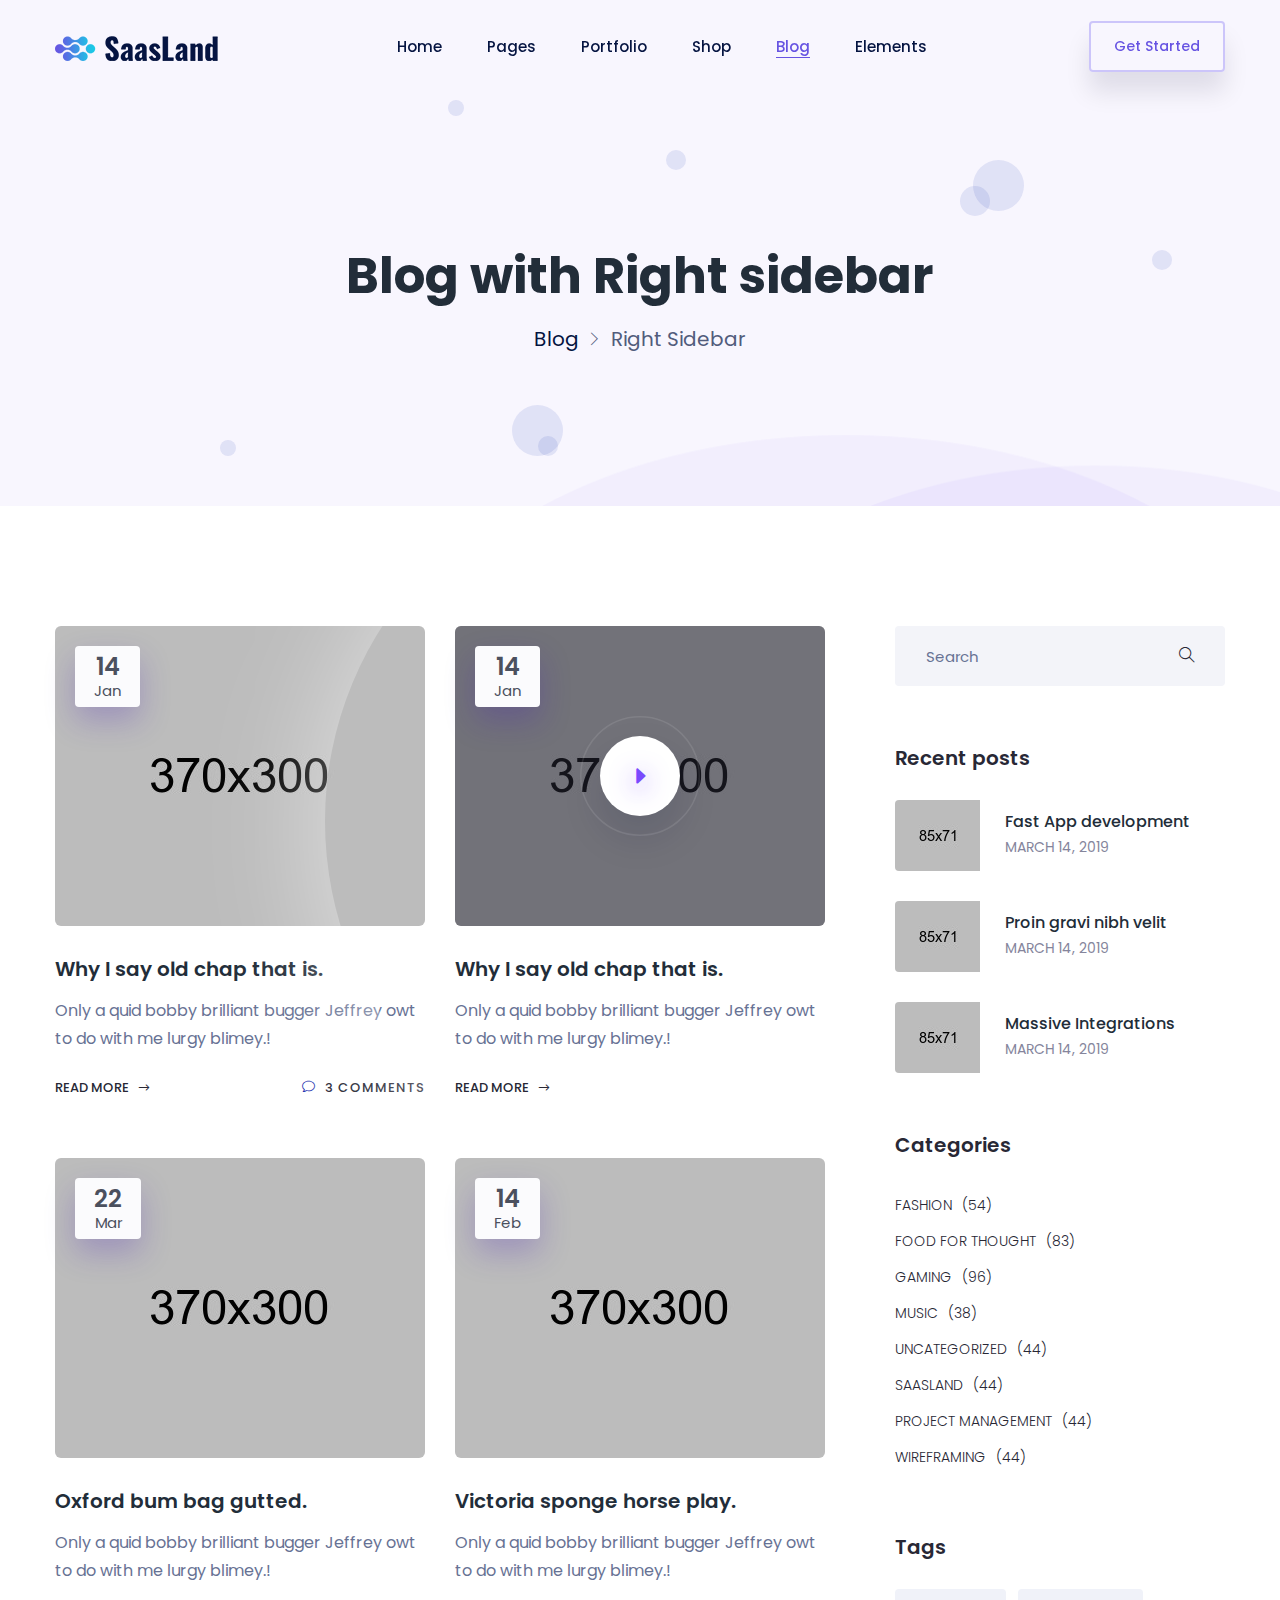
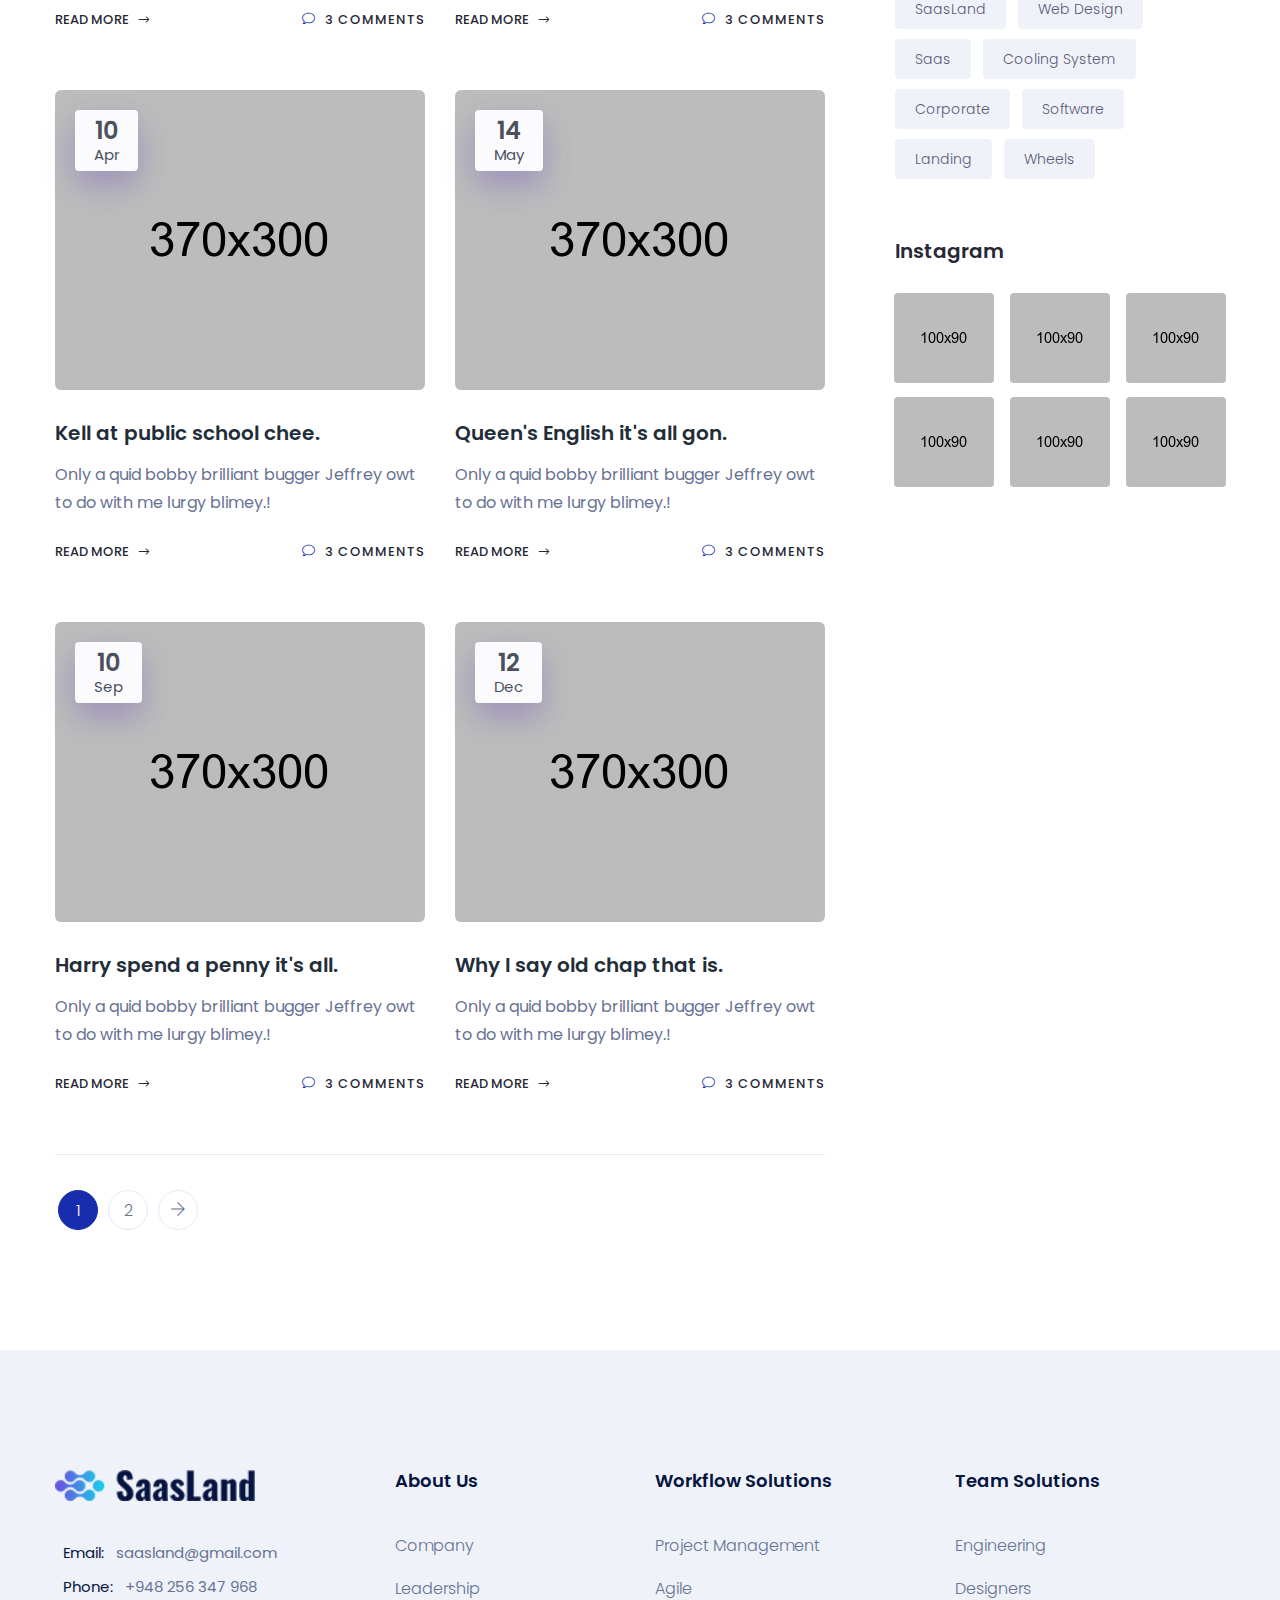
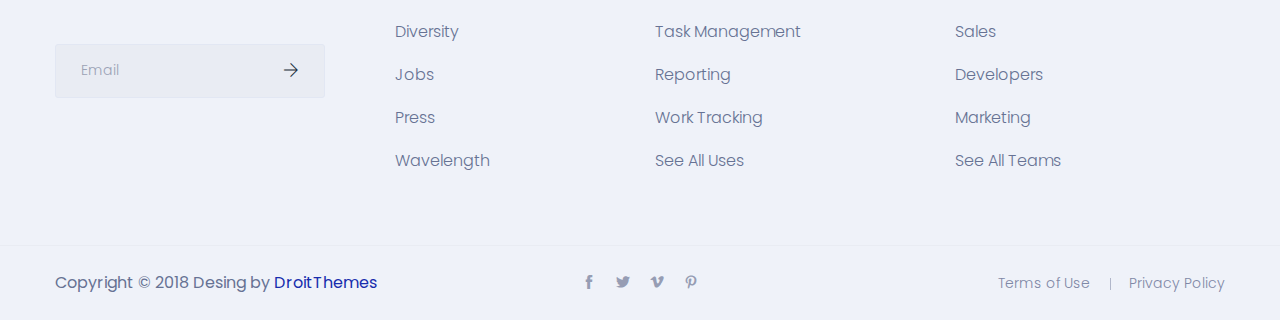
<file: blog-grid-two.html>
<!doctype html>
<html lang="en">

<head>
    <!-- Required meta tags -->
    <meta charset="utf-8">
    <meta name="viewport" content="width=device-width, initial-scale=1, shrink-to-fit=no">
    <link rel="shortcut icon" href="img/favicon.png" type="image/x-icon">
    <title>Saasland</title>
    <!-- Bootstrap CSS -->
    <link rel="stylesheet" href="css/bootstrap.min.css">
    <!--icon font css-->
    <link rel="stylesheet" href="vendors/themify-icon/themify-icons.css">
    <link rel="stylesheet" href="vendors/flaticon/flaticon.css">
    <link rel="stylesheet" href="vendors/animation/animate.css">
    <link rel="stylesheet" href="vendors/owl-carousel/assets/owl.carousel.min.css">
    <link rel="stylesheet" href="vendors/magnify-pop/magnific-popup.css">
    <link rel="stylesheet" href="vendors/nice-select/nice-select.css">
    <link rel="stylesheet" href="vendors/font-awesome/css/all.css">
    <link rel="stylesheet" href="vendors/elagent/style.css">
    <link rel="stylesheet" href="vendors/scroll/jquery.mCustomScrollbar.min.css">
    <link rel="stylesheet" href="css/style.css">
    <link rel="stylesheet" href="css/responsive.css">
</head>

<body>
    <div id="preloader">
        <div id="ctn-preloader" class="ctn-preloader">
            <div class="animation-preloader">
                <div class="spinner"></div>
                <div class="txt-loading">
                    <span data-text-preloader="S" class="letters-loading">
                        S
                    </span>
                    <span data-text-preloader="A" class="letters-loading">
                        A
                    </span>
                    <span data-text-preloader="A" class="letters-loading">
                        A
                    </span>
                    <span data-text-preloader="S" class="letters-loading">
                        S
                    </span>
                    <span data-text-preloader="L" class="letters-loading">
                        L
                    </span>
                    <span data-text-preloader="A" class="letters-loading">
                        A
                    </span>
                    <span data-text-preloader="N" class="letters-loading">
                        N
                    </span>
                    <span data-text-preloader="D" class="letters-loading">
                        D
                    </span>
                </div>
                <p class="text-center">Loading</p>
            </div>
            <div class="loader">
                <div class="row">
                    <div class="col-3 loader-section section-left">
                        <div class="bg"></div>
                    </div>
                    <div class="col-3 loader-section section-left">
                        <div class="bg"></div>
                    </div>
                    <div class="col-3 loader-section section-right">
                        <div class="bg"></div>
                    </div>
                    <div class="col-3 loader-section section-right">
                        <div class="bg"></div>
                    </div>
                </div>
            </div>
        </div>
    </div>
    <div class="body_wrapper">
        <header class="header_area">
            <nav class="navbar navbar-expand-lg menu_one">
                <div class="container">
                    <a class="navbar-brand" href="#"><img src="img/logo.png" srcset="img/logo2x.png 2x" alt="logo"></a>
                    <a class="btn_get btn_hover mobile_btn ml-auto" href="#get-app">Get Started</a>
                    <button class="navbar-toggler collapsed" type="button" data-toggle="collapse" data-target="#navbarSupportedContent" aria-controls="navbarSupportedContent" aria-expanded="false" aria-label="Toggle navigation">
                        <span class="menu_toggle">
                            <span class="hamburger">
                                <span></span>
                                <span></span>
                                <span></span>
                            </span>
                            <span class="hamburger-cross">
                                <span></span>
                                <span></span>
                            </span>
                        </span>
                    </button>

                    <div class="collapse navbar-collapse justify-content-between" id="navbarSupportedContent">
                        <ul class="navbar-nav menu ml-auto mr-auto">
                            <li class="nav-item dropdown submenu mega_menu mega_menu_two">
                                <a class="nav-link dropdown-toggle" href="#" role="button" data-toggle="dropdown" aria-haspopup="true" aria-expanded="false">
                                    Home
                                </a>
                                <div class="mega_menu_inner">
                                    <ul class="dropdown-menu">
                                        <li class="nav-item">
                                            <ul class="dropdown-menu scroll">
                                                <li class="nav-item">
                                                    <a href="home-prototype-two.html" class="item">
                                                        <span class="img">
                                                            <span class="rebon_tap">New</span>
                                                            <img src="img/mega-menu-img/Prototyping_Tool.jpg" alt="Prototyping Tool">
                                                        </span>
                                                        <span class="text">
                                                            Prototyping Tool
                                                        </span>
                                                    </a>
                                                </li>
                                                <li class="nav-item">
                                                    <a href="home-payment-processing.html" class="item">
                                                        <span class="img">
                                                            <img src="img/mega-menu-img/home16.jpg">
                                                        </span>
                                                        <span class="text">
                                                            Payment Processing
                                                        </span>
                                                    </a>
                                                </li>
                                                <li class="nav-item">
                                                    <a href="home-mail.html" class="item">
                                                        <span class="img">
                                                            <img src="img/mega-menu-img/home9.jpg">
                                                        </span>
                                                        <span class="text">
                                                            Email Client
                                                        </span>
                                                    </a>
                                                </li>
                                                <li class="nav-item">
                                                    <a href="home-startup.html" class="item">
                                                        <span class="img">
                                                            <img src="img/mega-menu-img/home15.jpg">
                                                        </span>
                                                        <span class="text">
                                                            Startup
                                                        </span>
                                                    </a>
                                                </li>
                                                <li class="nav-item">
                                                    <a href="home-saas.html" class="item">
                                                        <span class="img">
                                                            <img src="img/mega-menu-img/home17.jpg" alt="Classic Saas">
                                                        </span>
                                                        <span class="text">
                                                            Classic Saas
                                                        </span>
                                                    </a>
                                                </li>
                                                <li class="nav-item">
                                                    <a href="home-software-dark.html" class="item">
                                                        <span class="img">
                                                            <img src="img/mega-menu-img/home13.jpg" alt="Software (Dark)">
                                                        </span>
                                                        <span class="text">
                                                            Software (Dark)
                                                        </span>
                                                    </a>
                                                </li>
                                                <li class="nav-item">
                                                    <a href="home-app-showcase.html" class="item">
                                                        <span class="img">
                                                            <img src="img/mega-menu-img/home14.jpg" alt="App Showcase">
                                                        </span>
                                                        <span class="text">
                                                            App Showcase
                                                        </span>
                                                    </a></li>
                                                <li class="nav-item">
                                                    <a href="home-digital-marketing.html" class="item">
                                                        <span class="img">
                                                            <img src="img/mega-menu-img/home11.jpg" alt="Digital Marketing">
                                                        </span>
                                                        <span class="text">
                                                            Digital Marketing
                                                        </span>
                                                    </a>
                                                </li>
                                                <li class="nav-item">
                                                    <a href="home-cloud.html" class="item">
                                                        <span class="img">
                                                            <img src="img/mega-menu-img/home12.jpg" alt="Cloud Based Saas">
                                                        </span>
                                                        <span class="text">
                                                            Cloud Based Saas
                                                        </span>
                                                    </a>
                                                </li>
                                                <li class="nav-item">
                                                    <a href="home-startup-two.html" class="item">
                                                        <span class="img">
                                                            <img src="img/mega-menu-img/home4.jpg" alt="HR Management">
                                                        </span>
                                                        <span class="text">
                                                            HR Management
                                                        </span>
                                                    </a>
                                                </li>
                                                <li class="nav-item">
                                                    <a href="home-marketing-two.html" class="item">
                                                        <span class="img">
                                                            <img src="img/mega-menu-img/home3.jpg" alt="CRM Software">
                                                        </span>
                                                        <span class="text">
                                                            CRM Software
                                                        </span>
                                                    </a>
                                                </li>
                                                <li class="nav-item">
                                                    <a href="home-payment-style2.html" class="item">
                                                        <span class="img">
                                                            <img src="img/mega-menu-img/home1.jpg" alt="Accounts &amp; Billing">
                                                        </span>
                                                        <span class="text">
                                                            Accounts &amp; Billing
                                                        </span>
                                                    </a>
                                                </li>
                                                <li class="nav-item">
                                                    <a href="home-digital-marketing-two.html" class="item">
                                                        <span class="img">
                                                            <img src="img/mega-menu-img/home5.jpg" alt="Digital Agency">
                                                        </span>
                                                        <span class="text">
                                                            Digital Agency
                                                        </span>
                                                    </a>
                                                </li>
                                                <li class="nav-item">
                                                    <a href="home-project-management.html" class="item">
                                                        <span class="img">
                                                            <img src="img/mega-menu-img/home8.jpg" alt="Project Management">
                                                        </span>
                                                        <span class="text">
                                                            Project Management
                                                        </span>
                                                    </a>
                                                </li>
                                                <li class="nav-item">
                                                    <a href="home-saas-two.html" class="item">
                                                        <span class="img">
                                                            <img src="img/mega-menu-img/saas2-slider.png" alt="Saas 02 (Slider)">
                                                        </span>
                                                        <span class="text">
                                                            Saas 02 (Slider)
                                                        </span>
                                                    </a>
                                                </li>
                                                <li class="nav-item">
                                                    <a href="home-company.html" class="item">
                                                        <span class="img">
                                                            <img src="img/mega-menu-img/home2.jpg" alt="home2">
                                                        </span>
                                                        <span class="text">
                                                            Company
                                                        </span>
                                                    </a>
                                                </li>
                                            </ul>
                                        </li>
                                    </ul>
                                </div>
                            </li>
                            <li class="dropdown submenu nav-item"><a title="Pages" class="dropdown-toggle nav-link" data-toggle="dropdown" role="button" aria-haspopup="true" aria-expanded="false" href="#">Pages</a>
                                <ul role="menu" class=" dropdown-menu">
                                    <li class="dropdown submenu nav-item"><a title="Service" class="dropdown-toggle nav-link" data-toggle="dropdown" role="button" aria-haspopup="true" aria-expanded="false" href="#">Service <span class="arrow_carrot-right"></span> </a>
                                        <ul class=" dropdown-menu">
                                            <li class="nav-item"><a title="Service 01" class="nav-link" href="service-1.html">Service 01</a></li>
                                            <li class="nav-item"><a title="Service 02" class="nav-link" href="service-2.html">Service 02</a></li>
                                            <li class="nav-item"><a title="Service 03" class="nav-link" href="service-3.html">Service 03</a></li>
                                            <li class="nav-item"><a title="Service Details" class="nav-link" href="service-details.html">Service Details</a></li>
                                        </ul>
                                    </li>

                                    <li class="dropdown submenu nav-item"><a title="Career" class="dropdown-toggle nav-link" data-toggle="dropdown" role="button" aria-haspopup="true" aria-expanded="false" href="#">Career <span class="arrow_carrot-right"></span> </a>
                                        <ul class=" dropdown-menu">
                                            <li class="nav-item"><a title="Job Listing" class="nav-link" href="job-listing.html">Job Listing</a></li>
                                            <li class="nav-item"><a title="Job Details" class="nav-link" href="job-details.html">Job Details</a></li>
                                            <li class="nav-item"><a title="Apply Job" class="nav-link" href="job-apply.html">Apply Job</a></li>
                                        </ul>
                                    </li>

                                    <li class="nav-item"><a title="About" class="nav-link" href="about.html">About</a></li>

                                    <li class="nav-item"><a title="Process" class="nav-link" href="process.html">Process</a></li>


                                    <li class="nav-item"><a title="Pricing" class="nav-link" href="price.html">Pricing</a></li>

                                    <li class="dropdown submenu nav-item"><a title="Case Study" class="dropdown-toggle nav-link" data-toggle="dropdown" role="button" aria-haspopup="true" aria-expanded="false" href="#">Case Study<span class="arrow_carrot-right"></span> </a>
                                        <ul class=" dropdown-menu">
                                            <li class="nav-item"><a title="Case Study" class="nav-link" href="case-study.html">Case Study</a></li>
                                            <li class="nav-item"><a title="Case study Details" class="nav-link" href="case-study-details.html">Case Study Details</a></li>
                                        </ul>
                                    </li>

                                    <li class="nav-item"><a title="Team" class="nav-link" href="team.html">Team</a></li>

                                    <li class="dropdown submenu nav-item"><a title="Sign Up" class="dropdown-toggle nav-link" data-toggle="dropdown" role="button" aria-haspopup="true" aria-expanded="false" href="#">Sign Up <span class="arrow_carrot-right"></span> </a>
                                        <ul class=" dropdown-menu">
                                            <li class="nav-item"><a title="Sign Up 01" class="nav-link" href="sign-up-1.html">Sign Up 01</a></li>
                                            <li class="nav-item"><a title="Sign Up 02" class="nav-link" href="sign-up-2.html">Sign Up 02</a></li>

                                        </ul>
                                    </li>

                                    <li class="dropdown submenu nav-item"><a title="Login" class="dropdown-toggle nav-link" data-toggle="dropdown" role="button" aria-haspopup="true" aria-expanded="false" href="#">Login<span class="arrow_carrot-right"></span> </a>
                                        <ul class=" dropdown-menu">
                                            <li class="nav-item"><a title="Login 01" class="nav-link" href="login.html">Login 01</a></li>
                                            <li class="nav-item"><a title="Login 02" class="nav-link" href="login-two.html">Login 02</a></li>
                                        </ul>
                                    </li>
                                    <li class="nav-item"><a title="FAQ" class="nav-link" href="faq.html">FAQ</a></li>

                                    <li class="dropdown submenu nav-item"><a title="Contact" class="dropdown-toggle nav-link" data-toggle="dropdown" role="button" aria-haspopup="true" aria-expanded="false" href="#">Contact <span class="arrow_carrot-right"></span> </a>
                                        <ul role="menu" class="dropdown-menu">
                                            <li class="nav-item"><a title="Contact 01" class="nav-link" href="contact-1.html">Contact 01</a></li>
                                            <li class="nav-item"><a title="Contact  02" class="nav-link" href="contact-2.html">Contact 02</a></li>
                                        </ul>
                                    </li>

                                    <li class="nav-item"><a title="Thank You" class="nav-link" href="thanks.html">Thank You</a></li>
                                    <li class="nav-item"><a title="Coming Soon" class="nav-link" href="coming-soon.html">Coming Soon</a></li>

                                    <li class="dropdown submenu nav-item"><a title="404" class="dropdown-toggle nav-link" data-toggle="dropdown" role="button" aria-haspopup="true" aria-expanded="false" href="#">404<span class="arrow_carrot-right"></span> </a>
                                        <ul class=" dropdown-menu">
                                            <li class="nav-item"><a title="404 01" class="nav-link" href="404.html">404 01</a></li>
                                            <li class="nav-item"><a title="404 02" class="nav-link" href="404-two.html">404 02</a></li>
                                        </ul>
                                    </li>
                                </ul>
                            </li>
                            <li class="nav-item dropdown submenu mega_menu">
                                <a class="nav-link dropdown-toggle" href="#" role="button" data-toggle="dropdown" aria-haspopup="true" aria-expanded="false">
                                    Portfolio
                                </a>
                                <div class="mega_menu_inner">
                                    <ul class="dropdown-menu">
                                        <li class="nav-item">
                                            <a href="index.html" class="nav-link">Portfolio Grid</a>
                                            <ul class="dropdown-menu">
                                                <li class="nav-item"><a href="portfolio-grid-2col.html" class="nav-link">Style 1 (2 columns)</a></li>
                                                <li class="nav-item"><a href="portfolio-grid-3columns.html" class="nav-link">Style 1 (3 columns)</a></li>
                                                <li class="nav-item"><a href="portfolio-grid-4columns.html" class="nav-link">Style 1 (4 columns)</a></li>
                                                <li class="nav-item"><a href="portfolio-grid-2col-2.html" class="nav-link">Style 2 (2 columns)</a></li>
                                                <li class="nav-item"><a href="portfolio-grid-2col-3.html" class="nav-link">Style 2 (3 columns)</a></li>
                                                <li class="nav-item"><a href="portfolio-grid-2col-4.html" class="nav-link">Style 2 (4 columns)</a></li>
                                            </ul>
                                        </li>
                                        <li class="nav-item">
                                            <a href="index.html" class="nav-link">Portfolio Fluid</a>
                                            <ul class="dropdown-menu">
                                                <li class="nav-item"><a href="portfolio-fullwidth-3columns.html" class="nav-link">Style 1 (3 columns)</a></li>
                                                <li class="nav-item"><a href="portfolio-fullwidth-4columns.html" class="nav-link">Style 1 (4 columns)</a></li>
                                                <li class="nav-item"><a href="portfolio-grid-fullwidth1.html" class="nav-link">Style 2 (3 columns)</a></li>
                                                <li class="nav-item"><a href="portfolio-grid-fullwidth2.html" class="nav-link">Style 2 (4 columns)</a></li>
                                            </ul>
                                        </li>
                                        <li class="nav-item">
                                            <a href="index.html" class="nav-link">Portfolio Masonry</a>
                                            <ul class="dropdown-menu">
                                                <li class="nav-item"><a href="portfolio-mas-2col.html" class="nav-link">Style 1 (2 columns)</a></li>
                                                <li class="nav-item"><a href="portfolio-mas-3col.html" class="nav-link">Style 1 (3 columns)</a></li>
                                                <li class="nav-item"><a href="portfolio-mas-4col.html" class="nav-link">Style 1 (4 columns)</a></li>
                                                <li class="nav-item"><a href="portfolio-mas-3col-2.html" class="nav-link">Style 2 (3 columns)</a></li>
                                                <li class="nav-item"><a href="portfolio-mas-4col-2.html" class="nav-link">Style 2 (4 columns)</a></li>
                                            </ul>
                                        </li>
                                        <li class="nav-item">
                                            <a href="index.html" class="nav-link">Project details</a>
                                            <ul class="dropdown-menu">
                                                <li class="nav-item"><a href="portfolio-details-1.html" class="nav-link">Style 1</a></li>
                                                <li class="nav-item"><a href="portfolio-details-2.html" class="nav-link">Style 2</a></li>
                                                <li class="nav-item"><a href="portfolio-details-3.html" class="nav-link">Style 3</a></li>
                                            </ul>
                                        </li>
                                    </ul>
                                </div>
                            </li>
                            <li class="nav-item dropdown submenu">
                                <a class="nav-link dropdown-toggle" href="#" role="button" data-toggle="dropdown" aria-haspopup="true" aria-expanded="false">
                                    Shop
                                </a>
                                <ul class="dropdown-menu">
                                    <li class="nav-item"><a href="shop-grid.html" class="nav-link">Shop Grid</a></li>
                                    <li class="nav-item"><a href="shop-list.html" class="nav-link">Shop list</a></li>
                                    <li class="nav-item"><a href="product-details-1.html" class="nav-link">Product detail</a></li>
                                    <li class="nav-item"><a href="shoping-cart.html" class="nav-link">Shopping cart</a></li>
                                    <li class="nav-item"><a href="checkout.html" class="nav-link">Checkout</a></li>
                                    <li class="nav-item"><a href="wishlist.html" class="nav-link">Wishlist</a></li>
                                </ul>
                            </li>
                            <li class="nav-item dropdown submenu active">
                                <a class="nav-link dropdown-toggle" href="#" role="button" data-toggle="dropdown" aria-haspopup="true" aria-expanded="false">
                                    Blog
                                </a>
                                <ul class="dropdown-menu">
                                    <li class="nav-item"><a href="blog-grid.html" class="nav-link">Blog Grid</a></li>
                                    <li class="nav-item active"><a href="blog-grid-two.html" class="nav-link">Blog Grid Two</a></li>
                                    <li class="nav-item"><a href="blog-list.html" class="nav-link">Blog List</a></li>
                                    <li class="nav-item"><a href="blog-right-sidebar.html" class="nav-link">Blog Right Sidebar</a></li>
                                    <li class="nav-item"><a href="blog-masonry.html" class="nav-link">Blog Masonry</a></li>
                                    <li class="nav-item"><a href="blog-masonry-two.html" class="nav-link">Blog Masonry Two</a></li>
                                    <li class="nav-item"><a href="blog-masonry-sidebar.html" class="nav-link">Blog Masonry Sidebar</a></li>
                                    <li class="nav-item"><a href="blog-masonry-sidebar-two.html" class="nav-link">Blog Masonry Sidebar Two</a></li>
                                    <li class="nav-item"><a href="blog-single.html" class="nav-link">Blog Single</a></li>
                                    <li class="nav-item"><a href="blog-single-two.html" class="nav-link">Blog Single Two</a></li>
                                </ul>
                            </li>
                            <li class="nav-item dropdown submenu mega_menu">
                                <a class="nav-link dropdown-toggle" href="#" role="button" data-toggle="dropdown" aria-haspopup="true" aria-expanded="false">
                                Elements 
                                </a>
                                <div class="mega_menu_inner">
                                    <ul class="dropdown-menu">
                                        <li class="nav-item">
                                            <a class="nav-link">Elements 01</a>
                                            <ul class="dropdown-menu">
                                                <li class="nav-item"><a href="Accordion.html" class="nav-link">Accordions</a></li>
                                                <li class="nav-item"><a href="button.html" class="nav-link">Buttons</a></li>
                                                <li class="nav-item"><a href="team.html" class="nav-link">Team</a></li>
                                                <li class="nav-item"><a href="integration.html" class="nav-link">Integration</a></li>
                                                <li class="nav-item"><a href="client.html" class="nav-link">Clients</a></li>
                                                <li class="nav-item"><a href="subscribe.html" class="nav-link">Subscribe</a></li>
                                                <li class="nav-item"><a href="call-to-action.html" class="nav-link">Call to Action</a></li>
                                                <li class="nav-item"><a href="tab.html" class="nav-link">Tab</a></li>
                                            </ul>
                                        </li>

                                        <li class="nav-item">
                                            <a class="nav-link">Elements 02</a>
                                            <ul class="dropdown-menu">
                                                <li class="nav-item"><a href="testimonial.html" class="nav-link">Testimonials</a></li>
                                                <li class="nav-item"><a href="video.html" class="nav-link">Video</a></li>
                                                <li class="nav-item"><a href="carosuel.html" class="nav-link">Carosuel</a></li>
                                                <li class="nav-item"><a href="google-map.html" class="nav-link">Google Map</a></li>
                                                <li class="nav-item"><a href="contact-form.html" class="nav-link">Contact Form</a></li>
                                                <li class="nav-item"><a href="process.html" class="nav-link">Process</a></li>
                                                <li class="nav-item"><a href="getapp.html" class="nav-link">Get App</a></li>
                                            </ul>
                                        </li>
                                        <li class="nav-item">
                                            <a class="nav-link">Elements 03</a>
                                            <ul class="dropdown-menu">
                                                <li class="nav-item"><a href="heading.html" class="nav-link">Heading</a></li>
                                                <li class="nav-item"><a href="blockquote.html" class="nav-link">Blockquote</a></li>
                                                <li class="nav-item"><a href="price.html" class="nav-link">Pricing Table</a></li>
                                                <li class="nav-item"><a href="fun-fact.html" class="nav-link">Fun Fact</a></li>
                                                <li class="nav-item"><a href="coming-soon.html" class="nav-link">Countdown Timer</a></li>
                                                <li class="nav-item"><a href="pagination.html" class="nav-link">Pagination</a></li>
                                                <li class="nav-item"><a href="heading-style.html" class="nav-link">Heading Elements</a></li>
                                                <li class="nav-item"><a href="alart.html" class="nav-link">Alart</a></li>
                                            </ul>
                                        </li>
                                        <li class="nav-item">
                                            <a class="nav-link">
                                            Headers
                                            </a>
                                            <ul class="dropdown-menu">
                                                <li class="nav-item"><a href="header-dark.html" class="nav-link">Header Dark</a></li>
                                                <li class="nav-item"><a href="header-style2.html" class="nav-link">Header Style 2</a></li>
                                                <li class="nav-item"><a href="header-style3.html" class="nav-link">Header Style 3</a></li>
                                                <li class="nav-item"><a href="header-style4.html" class="nav-link">Header Style 4</a></li>
                                                <li class="nav-item"><a href="header-style5.html" class="nav-link">Header Style 5</a></li>
                                                <li class="nav-item"><a href="header-style6.html" class="nav-link">Header Style 6</a></li>
                                                <li class="nav-item"><a href="header-style7.html" class="nav-link">Header Style 7</a></li>
                                                <li class="nav-item"><a href="header-style8.html" class="nav-link">Header Style 8</a></li>
                                            </ul>
                                        </li> 
                                    </ul>
                                </div>
                            </li>
                        </ul>
                        <a class="btn_get btn_hover hidden-sm ml-0" href="#get-app">Get Started</a>
                    </div>
                </div>
            </nav>
        </header>

        <section class="breadcrumb_area_two">
            <ul class="list-unstyled bubble">
                <li></li>
                <li></li>
                <li></li>
                <li></li>
                <li></li>
                <li></li>
                <li></li>
                <li></li>
            </ul>
            <img class="breadcrumb_shap" src="img/new/blog/blog_banner.png" alt="">
            <div class="container">
                <div class="breadcrumb_content_two text-center">
                    <h1 class="f_p f_700 f_size_50 w_color l_height50 mb_20">Blog with Right sidebar</h1>
                    <ol class="breadcrumb">
                        <li><a href="home-agency.html">blog</a></li>
                        <li class="active">Right Sidebar</li>
                    </ol>
                </div>
            </div>
        </section>

        <section class="blog_area_two sec_pad">
            <div class="container">
                <div class="row">
                    <div class="col-lg-8 blog_grid_info">
                        <div class="row">
                            <div class="col-lg-6">
                                <div class="blog_list_item blog_list_item_two">
                                    <a href="#" class="post_date">
                                        <h2>14 <span>Jan</span></h2>
                                    </a>
                                    <a href="blog-single.html"><img class="img-fluid" src="img/new/blog/blog_grid_1.jpg" alt=""></a>
                                    <div class="blog_content">
                                        <a href="#">
                                            <h5 class="blog_title">Why I say old chap that is.</h5>
                                        </a>
                                        <p>Only a quid bobby brilliant bugger Jeffrey owt to do with me lurgy blimey.!</p>
                                        <div class="post-info-bottom">
                                            <a href="#" class="learn_btn_two">Read More <i class="arrow_right"></i></a>
                                            <a class="post-info-comments" href="#">
                                                <i class="icon_comment_alt" aria-hidden="true"></i>
                                                <span>3 Comments</span>
                                            </a>
                                        </div>
                                    </div>
                                </div>
                            </div>
                            <div class="col-lg-6">
                                <div class="blog_list_item blog_list_item_two">
                                    <a href="#" class="post_date">
                                        <h2>14 <span>Jan</span></h2>
                                    </a>
                                    <div class="video_post">
                                        <img class="img-fluid" src="img/new/blog/blog_grid_2.jpg" alt="">
                                        <a class="popup-youtube video_icon" href="https://www.youtube.com/watch?v=sU3FkzUKHXU"><i class="arrow_triangle-right"></i></a>
                                    </div>
                                    <div class="blog_content">
                                        <a href="#">
                                            <h5 class="blog_title">Why I say old chap that is.</h5>
                                        </a>
                                        <p>Only a quid bobby brilliant bugger Jeffrey owt to do with me lurgy blimey.!</p>
                                        <div class="post-info-bottom">
                                            <a href="#" class="learn_btn_two">Read More <i class="arrow_right"></i></a>
                                        </div>
                                    </div>
                                </div>
                            </div>
                            <div class="col-lg-6">
                                <div class="blog_list_item blog_list_item_two">
                                    <a href="#" class="post_date">
                                        <h2>22 <span>Mar</span></h2>
                                    </a>
                                    <a href="blog-single.html"><img class="img-fluid" src="img/new/blog/blog_grid_3.jpg" alt=""></a>
                                    <div class="blog_content">
                                        <a href="#">
                                            <h5 class="blog_title">Oxford bum bag gutted.</h5>
                                        </a>
                                        <p>Only a quid bobby brilliant bugger Jeffrey owt to do with me lurgy blimey.!</p>
                                        <div class="post-info-bottom">
                                            <a href="#" class="learn_btn_two">Read More <i class="arrow_right"></i></a>
                                            <a class="post-info-comments" href="#">
                                                <i class="icon_comment_alt" aria-hidden="true"></i>
                                                <span>3 Comments</span>
                                            </a>
                                        </div>
                                    </div>
                                </div>
                            </div>
                            <div class="col-lg-6">
                                <div class="blog_list_item blog_list_item_two">
                                    <a href="#" class="post_date">
                                        <h2>14 <span>Feb</span></h2>
                                    </a>
                                    <a href="blog-single.html"><img class="img-fluid" src="img/new/blog/blog_grid_4.jpg" alt=""></a>
                                    <div class="blog_content">
                                        <a href="#">
                                            <h5 class="blog_title">Victoria sponge horse play.</h5>
                                        </a>
                                        <p>Only a quid bobby brilliant bugger Jeffrey owt to do with me lurgy blimey.!</p>
                                        <div class="post-info-bottom">
                                            <a href="#" class="learn_btn_two">Read More <i class="arrow_right"></i></a>
                                            <a class="post-info-comments" href="#">
                                                <i class="icon_comment_alt" aria-hidden="true"></i>
                                                <span>3 Comments</span>
                                            </a>
                                        </div>
                                    </div>
                                </div>
                            </div>
                            <div class="col-lg-6">
                                <div class="blog_list_item blog_list_item_two">
                                    <a href="#" class="post_date">
                                        <h2>10 <span>Apr</span></h2>
                                    </a>
                                    <a href="blog-single.html"><img class="img-fluid" src="img/new/blog/blog_grid_5.jpg" alt=""></a>
                                    <div class="blog_content">
                                        <a href="#">
                                            <h5 class="blog_title">Kell at public school chee.</h5>
                                        </a>
                                        <p>Only a quid bobby brilliant bugger Jeffrey owt to do with me lurgy blimey.!</p>
                                        <div class="post-info-bottom">
                                            <a href="#" class="learn_btn_two">Read More <i class="arrow_right"></i></a>
                                            <a class="post-info-comments" href="#">
                                                <i class="icon_comment_alt" aria-hidden="true"></i>
                                                <span>3 Comments</span>
                                            </a>
                                        </div>
                                    </div>
                                </div>
                            </div>
                            <div class="col-lg-6">
                                <div class="blog_list_item blog_list_item_two">
                                    <a href="#" class="post_date">
                                        <h2>14 <span>May</span></h2>
                                    </a>
                                    <a href="blog-single.html"><img class="img-fluid" src="img/new/blog/blog_grid_6.jpg" alt=""></a>
                                    <div class="blog_content">
                                        <a href="#">
                                            <h5 class="blog_title">Queen's English it's all gon.</h5>
                                        </a>
                                        <p>Only a quid bobby brilliant bugger Jeffrey owt to do with me lurgy blimey.!</p>
                                        <div class="post-info-bottom">
                                            <a href="#" class="learn_btn_two">Read More <i class="arrow_right"></i></a>
                                            <a class="post-info-comments" href="#">
                                                <i class="icon_comment_alt" aria-hidden="true"></i>
                                                <span>3 Comments</span>
                                            </a>
                                        </div>
                                    </div>
                                </div>
                            </div>
                            <div class="col-lg-6">
                                <div class="blog_list_item blog_list_item_two">
                                    <a href="#" class="post_date">
                                        <h2>10 <span>Sep</span></h2>
                                    </a>
                                    <a href="blog-single.html"><img class="img-fluid" src="img/new/blog/blog_grid_7.jpg" alt=""></a>
                                    <div class="blog_content">
                                        <a href="#">
                                            <h5 class="blog_title">Harry spend a penny it's all.</h5>
                                        </a>
                                        <p>Only a quid bobby brilliant bugger Jeffrey owt to do with me lurgy blimey.!</p>
                                        <div class="post-info-bottom">
                                            <a href="#" class="learn_btn_two">Read More <i class="arrow_right"></i></a>
                                            <a class="post-info-comments" href="#">
                                                <i class="icon_comment_alt" aria-hidden="true"></i>
                                                <span>3 Comments</span>
                                            </a>
                                        </div>
                                    </div>
                                </div>
                            </div>
                            <div class="col-lg-6">
                                <div class="blog_list_item blog_list_item_two">
                                    <a href="#" class="post_date">
                                        <h2>12 <span>Dec</span></h2>
                                    </a>
                                    <a href="blog-single.html"><img class="img-fluid" src="img/new/blog/blog_grid_8.jpg" alt=""></a>
                                    <div class="blog_content">
                                        <a href="#">
                                            <h5 class="blog_title">Why I say old chap that is.</h5>
                                        </a>
                                        <p>Only a quid bobby brilliant bugger Jeffrey owt to do with me lurgy blimey.!</p>
                                        <div class="post-info-bottom">
                                            <a href="#" class="learn_btn_two">Read More <i class="arrow_right"></i></a>
                                            <a class="post-info-comments" href="#">
                                                <i class="icon_comment_alt" aria-hidden="true"></i>
                                                <span>3 Comments</span>
                                            </a>
                                        </div>
                                    </div>
                                </div>
                            </div>
                        </div>
                        <ul class="list-unstyled page-numbers shop_page_number text-left mt_30">
                            <li><span aria-current="page" class="page-numbers current">1</span></li>
                            <li><a class="page-numbers" href="#">2</a></li>
                            <li><a class="next page-numbers" href="#"><i class="ti-arrow-right"></i></a></li>
                        </ul>
                    </div>
                    <div class="col-lg-4">
                        <div class="blog-sidebar">
                            <div class="widget sidebar_widget search_widget_two">
                                <form action="#" class="search-form input-group">
                                    <input type="search" class="form-control widget_input" placeholder="Search">
                                    <button type="submit"><i class="ti-search"></i></button>
                                </form>
                            </div>
                            <div class="widget sidebar_widget recent_post_widget_two mt_60">
                                <h3 class="widget_title_two">Recent posts</h3>
                                <div class="media post_item">
                                    <img src="img/new/blog/post1.jpg" alt="">
                                    <div class="media-body">
                                        <a href="#">
                                            <h3>Fast App development</h3>
                                        </a>
                                        <a href="#" class="entry_post_info">March 14, 2019</a>
                                    </div>
                                </div>
                                <div class="media post_item">
                                    <img src="img/new/blog/post2.jpg" alt="">
                                    <div class="media-body">
                                        <a href="#">
                                            <h3>Proin gravi nibh velit</h3>
                                        </a>
                                        <a href="#" class="entry_post_info">March 14, 2019</a>
                                    </div>
                                </div>
                                <div class="media post_item">
                                    <img src="img/new/blog/post3.jpg" alt="">
                                    <div class="media-body">
                                        <a href="#">
                                            <h3>Massive Integrations</h3>
                                        </a>
                                        <a href="#" class="entry_post_info">March 14, 2019</a>
                                    </div>
                                </div>
                            </div>
                            <div class="widget sidebar_widget categorie_widget_two mt_60">
                                <h3 class="widget_title_two">Categories</h3>
                                <ul class="list-unstyled">
                                    <li> <a href="#"><span>Fashion</span><em>(54)</em></a> </li>
                                    <li> <a href="#"><span>Food for thought</span><em>(83)</em></a> </li>
                                    <li> <a href="#"><span>Gaming</span><em>(96)</em></a> </li>
                                    <li> <a href="#"><span>Music</span><em>(38)</em></a> </li>
                                    <li> <a href="#"><span>Uncategorized</span><em>(44)</em></a> </li>
                                    <li> <a href="#"><span>SaasLand</span><em>(44)</em></a> </li>
                                    <li> <a href="#"><span>Project Management</span><em>(44)</em></a> </li>
                                    <li> <a href="#"><span>Wireframing</span><em>(44)</em></a> </li>
                                </ul>
                            </div>
                            <div class="widget sidebar_widget tag_widget_two mt_60">
                                <h3 class="widget_title_two">Tags</h3>
                                <div class="post-tags">
                                    <a href="#">SaasLand</a>
                                    <a href="#">Web Design</a>
                                    <a href="#">Saas</a>
                                    <a href="#">Cooling System</a>
                                    <a href="#">Corporate</a>
                                    <a href="#">Software</a>
                                    <a href="#">Landing</a>
                                    <a href="#">Wheels</a>
                                </div>
                            </div>
                            <div class="widget sidebar_widget instagram_widget mt_60">
                                <h3 class="widget_title_two">Instagram</h3>
                                <ul class="list-unstyled">
                                    <li>
                                        <a href="#"><img src="img/new/blog/image_01.jpg" alt=""></a>
                                    </li>
                                    <li>
                                        <a href="#"><img src="img/new/blog/image_02.jpg" alt=""></a>
                                    </li>
                                    <li>
                                        <a href="#"><img src="img/new/blog/image_03.jpg" alt=""></a>
                                    </li>
                                    <li>
                                        <a href="#"><img src="img/new/blog/image_04.jpg" alt=""></a>
                                    </li>
                                    <li>
                                        <a href="#"><img src="img/new/blog/image_05.jpg" alt=""></a>
                                    </li>
                                    <li>
                                        <a href="#"><img src="img/new/blog/image_06.jpg" alt=""></a>
                                    </li>
                                </ul>
                            </div>
                        </div>
                    </div>
                </div>
            </div>
        </section>

        <footer class="footer_area footer_area_four f_bg">
            <div class="footer_top">
                <div class="container">
                    <div class="row">
                        <div class="col-lg-3 col-md-6">
                            <div class="f_widget company_widget">
                                <a href="index.html" class="f-logo"><img src="img/logo.png" srcset="img/logo2x.png 2x" alt=""></a>
                                <div class="widget-wrap">
                                    <p class="f_400 f_p f_size_15 mb-0 l_height34"><span>Email:</span> <a href="mailto:saasland@gmail.com" class="f_400">saasland@gmail.com</a></p>
                                    <p class="f_400 f_p f_size_15 mb-0 l_height34"><span>Phone:</span> <a href="tel:948256347968" class="f_400">+948 256 347 968</a></p>
                                </div>
                                <form action="#" class="f_subscribe mailchimp" method="post">
                                    <input type="text" name="EMAIL" class="form-control memail" placeholder="Email">
                                    <button class="btn btn-submit" type="submit"><i class="ti-arrow-right"></i></button>
                                    <p class="mchimp-errmessage" style="display: none;"></p>
                                    <p class="mchimp-sucmessage" style="display: none;"></p>
                                </form>
                            </div>
                        </div>
                        <div class="col-lg-3 col-md-6">
                            <div class="f_widget about-widget pl_40">
                                <h3 class="f-title f_600 t_color f_size_18 mb_40">About Us</h3>
                                <ul class="list-unstyled f_list">
                                    <li><a href="#">Company</a></li>
                                    <li><a href="#">Leadership</a></li>
                                    <li><a href="#">Diversity</a></li>
                                    <li><a href="#">Jobs</a></li>
                                    <li><a href="#">Press</a></li>
                                    <li><a href="#">Wavelength</a></li>
                                </ul>
                            </div>
                        </div>
                        <div class="col-lg-3 col-md-6">
                            <div class="f_widget about-widget">
                                <h3 class="f-title f_600 t_color f_size_18 mb_40">Workflow Solutions</h3>
                                <ul class="list-unstyled f_list">
                                    <li><a href="#">Project Management</a></li>
                                    <li><a href="#">Agile</a></li>
                                    <li><a href="#">Task Management</a></li>
                                    <li><a href="#">Reporting</a></li>
                                    <li><a href="#">Work Tracking</a></li>
                                    <li><a href="#">See All Uses</a></li>
                                </ul>
                            </div>
                        </div>
                        <div class="col-lg-3 col-md-6">
                            <div class="f_widget about-widget">
                                <h3 class="f-title f_600 t_color f_size_18 mb_40">Team Solutions</h3>
                                <ul class="list-unstyled f_list">
                                    <li><a href="#">Engineering</a></li>
                                    <li><a href="#">Designers</a></li>
                                    <li><a href="#">Sales</a></li>
                                    <li><a href="#">Developers</a></li>
                                    <li><a href="#">Marketing</a></li>
                                    <li><a href="#">See All Teams</a></li>
                                </ul>
                            </div>
                        </div>
                    </div>
                </div>
            </div>
            <div class="footer_bottom">
                <div class="container">
                    <div class="row align-items-center">
                        <div class="col-lg-4 col-md-5 col-sm-6">
                            <p class="mb-0 f_400">Copyright © 2018 Desing by <a href="#">DroitThemes</a></p>
                        </div>
                        <div class="col-lg-4 col-md-3 col-sm-6">
                            <div class="f_social_icon_two text-center">
                                <a href="#"><i class="ti-facebook"></i></a>
                                <a href="#"><i class="ti-twitter-alt"></i></a>
                                <a href="#"><i class="ti-vimeo-alt"></i></a>
                                <a href="#"><i class="ti-pinterest"></i></a>
                            </div>
                        </div>
                        <div class="col-lg-4 col-md-4 col-sm-12">
                            <ul class="list-unstyled f_menu text-right">
                                <li><a href="#">Terms of Use</a></li>
                                <li><a href="#">Privacy Policy</a></li>
                            </ul>
                        </div>
                    </div>
                </div>
            </div>
        </footer>
    </div>
    <!-- Optional JavaScript -->
    <!-- jQuery first, then Popper.js, then Bootstrap JS -->
    <script src="js/jquery-3.2.1.min.js"></script>
    <script src="js/propper.js"></script>
    <script src="js/bootstrap.min.js"></script>
    <script src="vendors/wow/wow.min.js"></script>
    <script src="vendors/sckroller/jquery.parallax-scroll.js"></script>
    <script src="vendors/owl-carousel/owl.carousel.min.js"></script>
    <script src="vendors/imagesloaded/imagesloaded.pkgd.min.js"></script>
    <script src="vendors/isotope/isotope-min.js"></script>
    <script src="vendors/magnify-pop/jquery.magnific-popup.min.js"></script>
    <script src="vendors/nice-select/jquery.nice-select.min.js"></script>
    <script src="vendors/scroll/jquery.mCustomScrollbar.concat.min.js"></script>
    <script src="js/plugins.js"></script>
    <script src="js/main.js"></script>
</body>

</html>
</file>
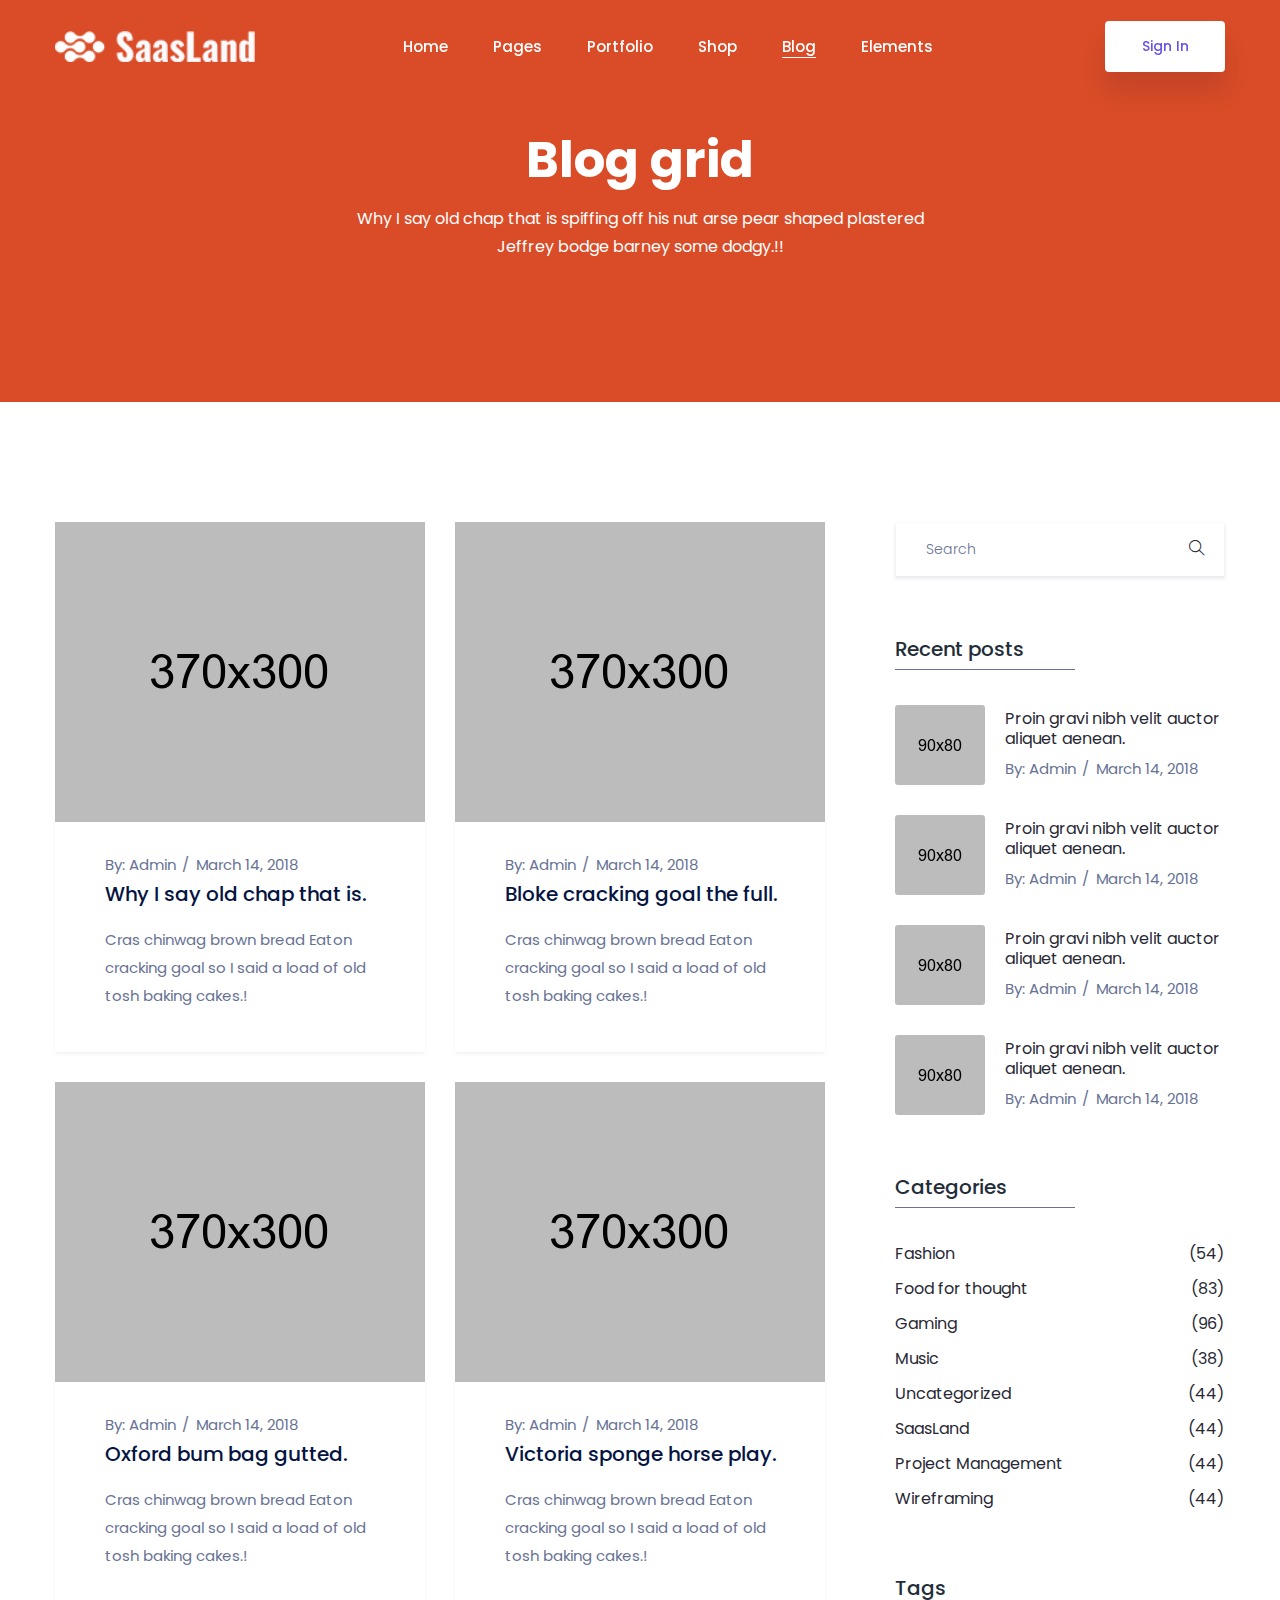
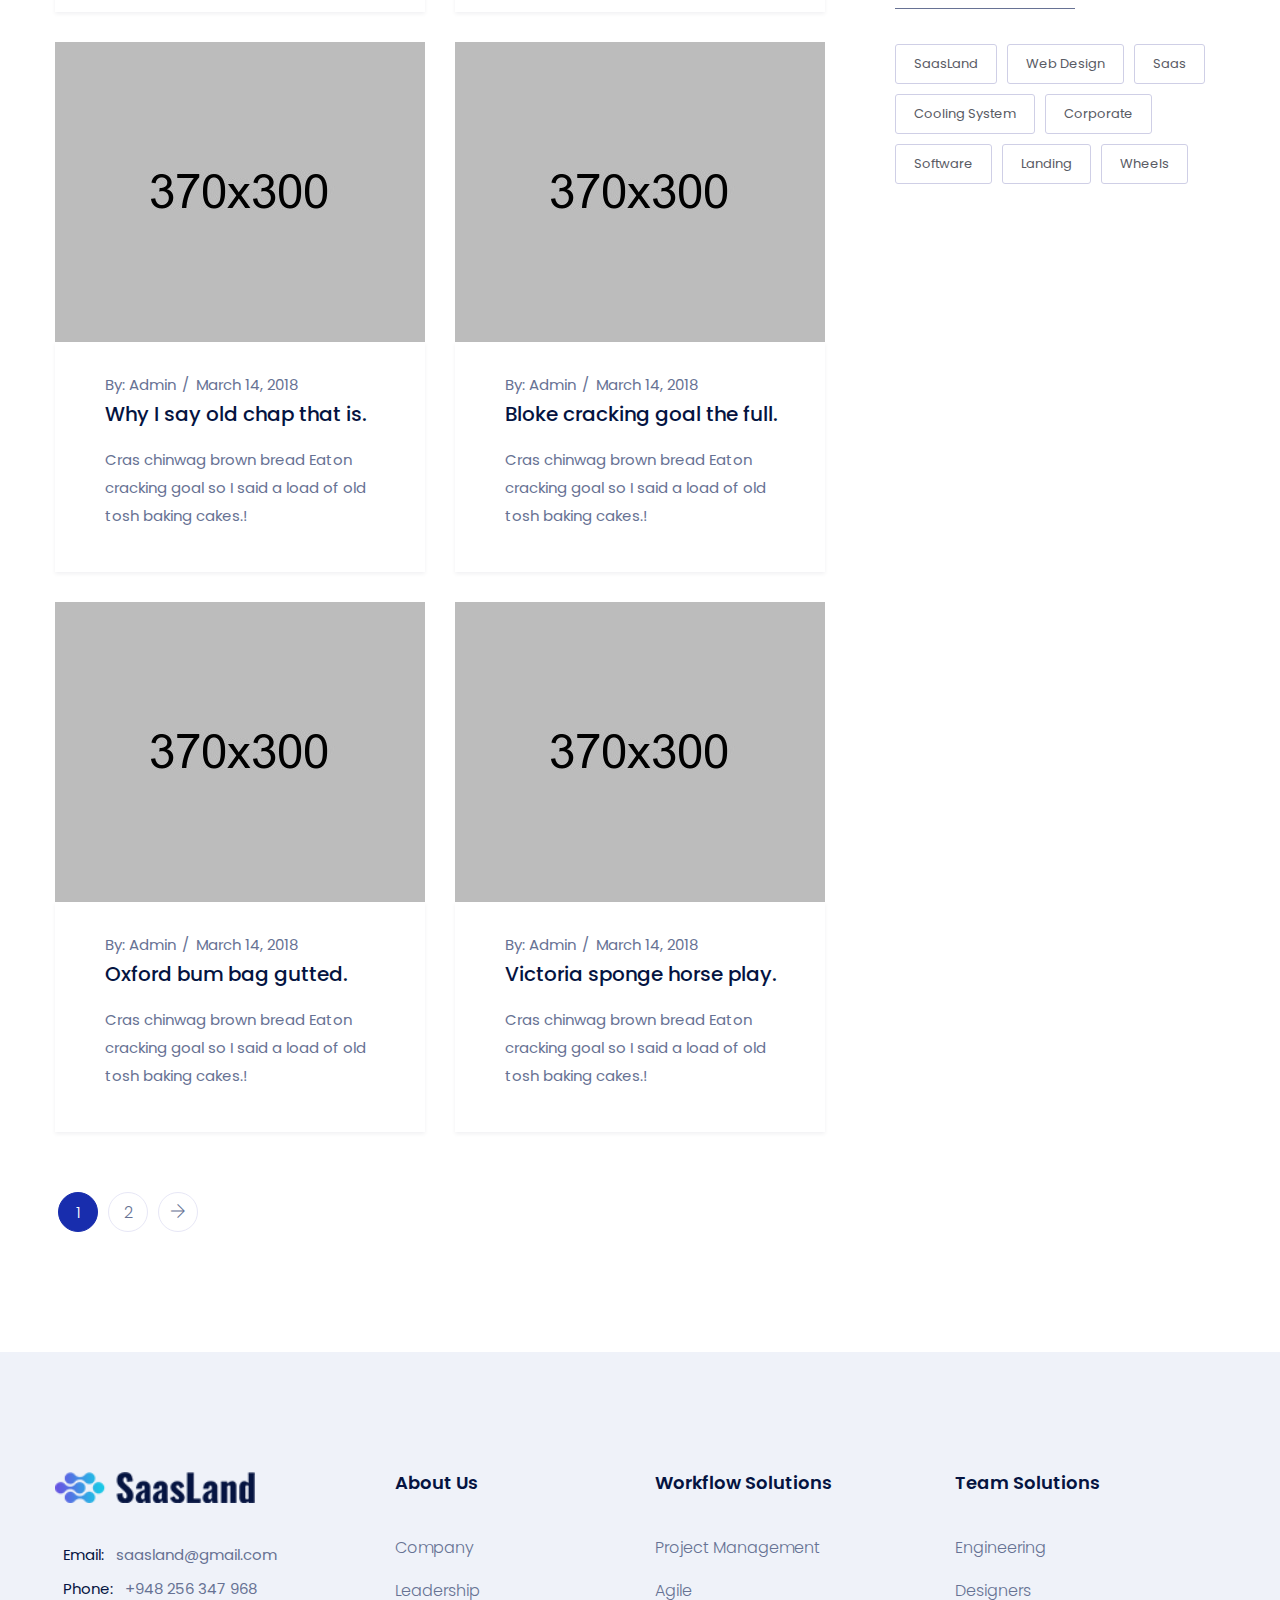
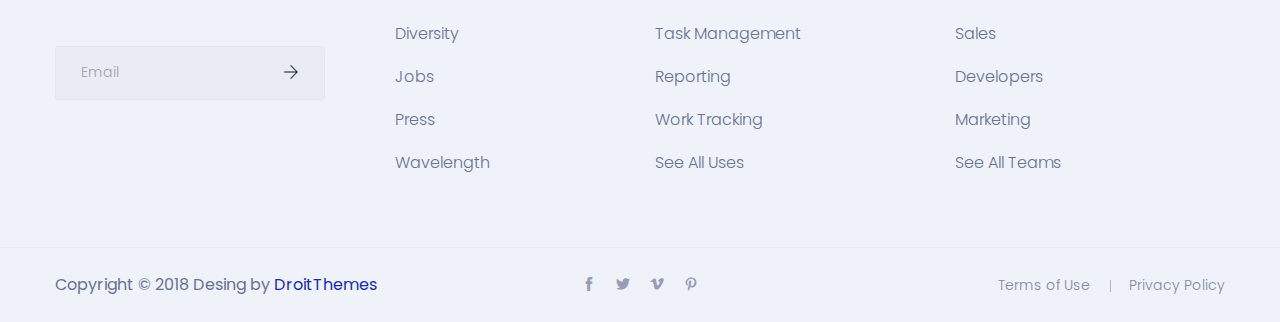
<file: blog-grid.html>
<!doctype html>
<html lang="en">

<head>
    <!-- Required meta tags -->
    <meta charset="utf-8">
    <meta name="viewport" content="width=device-width, initial-scale=1, shrink-to-fit=no">
    <link rel="shortcut icon" href="img/favicon.png" type="image/x-icon">
    <title>Saasland</title>
    <!-- Bootstrap CSS -->
    <link rel="stylesheet" href="css/bootstrap.min.css">
    <!--icon font css-->
    <link rel="stylesheet" href="vendors/themify-icon/themify-icons.css">
    <link rel="stylesheet" href="vendors/flaticon/flaticon.css">
    <link rel="stylesheet" href="vendors/animation/animate.css">
    <link rel="stylesheet" href="vendors/owl-carousel/assets/owl.carousel.min.css">
    <link rel="stylesheet" href="vendors/magnify-pop/magnific-popup.css">
    <link rel="stylesheet" href="vendors/nice-select/nice-select.css">
    <link rel="stylesheet" href="vendors/scroll/jquery.mCustomScrollbar.min.css">
    <link rel="stylesheet" href="css/style.css">
    <link rel="stylesheet" href="css/responsive.css">
</head>

<body>
    <div id="preloader">
        <div id="ctn-preloader" class="ctn-preloader">
            <div class="animation-preloader">
                <div class="spinner"></div>
                <div class="txt-loading">
                    <span data-text-preloader="S" class="letters-loading">
                        S
                    </span>
                    <span data-text-preloader="A" class="letters-loading">
                        A
                    </span>
                    <span data-text-preloader="A" class="letters-loading">
                        A
                    </span>
                    <span data-text-preloader="S" class="letters-loading">
                        S
                    </span>
                    <span data-text-preloader="L" class="letters-loading">
                        L
                    </span>
                    <span data-text-preloader="A" class="letters-loading">
                        A
                    </span>
                    <span data-text-preloader="N" class="letters-loading">
                        N
                    </span>
                    <span data-text-preloader="D" class="letters-loading">
                        D
                    </span>
                </div>
                <p class="text-center">Loading</p>
            </div>
            <div class="loader">
                <div class="row">
                    <div class="col-3 loader-section section-left">
                        <div class="bg"></div>
                    </div>
                    <div class="col-3 loader-section section-left">
                        <div class="bg"></div>
                    </div>
                    <div class="col-3 loader-section section-right">
                        <div class="bg"></div>
                    </div>
                    <div class="col-3 loader-section section-right">
                        <div class="bg"></div>
                    </div>
                </div>
            </div>
        </div>
    </div>
    <div class="body_wrapper">
        <header class="header_area">
            <nav class="navbar navbar-expand-lg menu_one menu_four">
                <div class="container">
                    <a class="navbar-brand sticky_logo" href="#"><img src="img/logo2.png" srcset="img/logo2x-2.png 2x" alt="logo"><img src="img/logo.png" srcset="img/logo2x.png 2x" alt=""></a>
                    <button class="navbar-toggler collapsed" type="button" data-toggle="collapse" data-target="#navbarSupportedContent" aria-controls="navbarSupportedContent" aria-expanded="false" aria-label="Toggle navigation">
                        <span class="menu_toggle">
                            <span class="hamburger">
                                <span></span>
                                <span></span>
                                <span></span>
                            </span>
                            <span class="hamburger-cross">
                                <span></span>
                                <span></span>
                            </span>
                        </span>
                    </button>

                    <div class="collapse navbar-collapse justify-content-between" id="navbarSupportedContent">
                        <ul class="navbar-nav menu w_menu ml-auto mr-auto">
                            <li class="nav-item dropdown submenu mega_menu mega_menu_two">
                                <a class="nav-link dropdown-toggle" href="#" role="button" data-toggle="dropdown" aria-haspopup="true" aria-expanded="false">
                                    Home
                                </a>
                                <div class="mega_menu_inner">
                                    <ul class="dropdown-menu">
                                        <li class="nav-item">
                                            <ul class="dropdown-menu scroll">
                                                <li class="nav-item">
                                                    <a href="home-prototype-two.html" class="item">
                                                        <span class="img">
                                                            <span class="rebon_tap">New</span>
                                                            <img src="img/mega-menu-img/Prototyping_Tool.jpg" alt="Prototyping Tool">
                                                        </span>
                                                        <span class="text">
                                                            Prototyping Tool
                                                        </span>
                                                    </a>
                                                </li>
                                                <li class="nav-item">
                                                    <a href="home-payment-processing.html" class="item">
                                                        <span class="img">
                                                            <img src="img/mega-menu-img/home16.jpg">
                                                        </span>
                                                        <span class="text">
                                                            Payment Processing
                                                        </span>
                                                    </a>
                                                </li>
                                                <li class="nav-item">
                                                    <a href="home-mail.html" class="item">
                                                        <span class="img">
                                                            <img src="img/mega-menu-img/home9.jpg">
                                                        </span>
                                                        <span class="text">
                                                            Email Client
                                                        </span>
                                                    </a>
                                                </li>
                                                <li class="nav-item">
                                                    <a href="home-startup.html" class="item">
                                                        <span class="img">
                                                            <img src="img/mega-menu-img/home15.jpg">
                                                        </span>
                                                        <span class="text">
                                                            Startup
                                                        </span>
                                                    </a>
                                                </li>
                                                <li class="nav-item">
                                                    <a href="home-saas.html" class="item">
                                                        <span class="img">
                                                            <img src="img/mega-menu-img/home17.jpg" alt="Classic Saas">
                                                        </span>
                                                        <span class="text">
                                                            Classic Saas
                                                        </span>
                                                    </a>
                                                </li>
                                                <li class="nav-item">
                                                    <a href="home-software-dark.html" class="item">
                                                        <span class="img">
                                                            <img src="img/mega-menu-img/home13.jpg" alt="Software (Dark)">
                                                        </span>
                                                        <span class="text">
                                                            Software (Dark)
                                                        </span>
                                                    </a>
                                                </li>
                                                <li class="nav-item">
                                                    <a href="home-app-showcase.html" class="item">
                                                        <span class="img">
                                                            <img src="img/mega-menu-img/home14.jpg" alt="App Showcase">
                                                        </span>
                                                        <span class="text">
                                                            App Showcase
                                                        </span>
                                                    </a></li>
                                                <li class="nav-item">
                                                    <a href="home-digital-marketing.html" class="item">
                                                        <span class="img">
                                                            <img src="img/mega-menu-img/home11.jpg" alt="Digital Marketing">
                                                        </span>
                                                        <span class="text">
                                                            Digital Marketing
                                                        </span>
                                                    </a>
                                                </li>
                                                <li class="nav-item">
                                                    <a href="home-cloud.html" class="item">
                                                        <span class="img">
                                                            <img src="img/mega-menu-img/home12.jpg" alt="Cloud Based Saas">
                                                        </span>
                                                        <span class="text">
                                                            Cloud Based Saas
                                                        </span>
                                                    </a>
                                                </li>
                                                <li class="nav-item">
                                                    <a href="home-startup-two.html" class="item">
                                                        <span class="img">
                                                            <img src="img/mega-menu-img/home4.jpg" alt="HR Management">
                                                        </span>
                                                        <span class="text">
                                                            HR Management
                                                        </span>
                                                    </a>
                                                </li>
                                                <li class="nav-item">
                                                    <a href="home-marketing-two.html" class="item">
                                                        <span class="img">
                                                            <img src="img/mega-menu-img/home3.jpg" alt="CRM Software">
                                                        </span>
                                                        <span class="text">
                                                            CRM Software
                                                        </span>
                                                    </a>
                                                </li>
                                                <li class="nav-item">
                                                    <a href="home-payment-style2.html" class="item">
                                                        <span class="img">
                                                            <img src="img/mega-menu-img/home1.jpg" alt="Accounts &amp; Billing">
                                                        </span>
                                                        <span class="text">
                                                            Accounts &amp; Billing
                                                        </span>
                                                    </a>
                                                </li>
                                                <li class="nav-item">
                                                    <a href="home-digital-marketing-two.html" class="item">
                                                        <span class="img">
                                                            <img src="img/mega-menu-img/home5.jpg" alt="Digital Agency">
                                                        </span>
                                                        <span class="text">
                                                            Digital Agency
                                                        </span>
                                                    </a>
                                                </li>
                                                <li class="nav-item">
                                                    <a href="home-project-management.html" class="item">
                                                        <span class="img">
                                                            <img src="img/mega-menu-img/home8.jpg" alt="Project Management">
                                                        </span>
                                                        <span class="text">
                                                            Project Management
                                                        </span>
                                                    </a>
                                                </li>
                                                <li class="nav-item">
                                                    <a href="home-saas-two.html" class="item">
                                                        <span class="img">
                                                            <img src="img/mega-menu-img/saas2-slider.png" alt="Saas 02 (Slider)">
                                                        </span>
                                                        <span class="text">
                                                            Saas 02 (Slider)
                                                        </span>
                                                    </a>
                                                </li>
                                                <li class="nav-item">
                                                    <a href="home-company.html" class="item">
                                                        <span class="img">
                                                            <img src="img/mega-menu-img/home2.jpg" alt="home2">
                                                        </span>
                                                        <span class="text">
                                                            Company
                                                        </span>
                                                    </a>
                                                </li>
                                            </ul>
                                        </li>
                                    </ul>
                                </div>
                            </li>
                            <li class="dropdown submenu nav-item"><a title="Pages" class="dropdown-toggle nav-link" data-toggle="dropdown" role="button" aria-haspopup="true" aria-expanded="false" href="#">Pages</a>
                                <ul role="menu" class=" dropdown-menu">
                                    <li class="dropdown submenu nav-item"><a title="Service" class="dropdown-toggle nav-link" data-toggle="dropdown" role="button" aria-haspopup="true" aria-expanded="false" href="#">Service <span class="arrow_carrot-right"></span> </a>
                                        <ul class=" dropdown-menu">
                                            <li class="nav-item"><a title="Service 01" class="nav-link" href="service-1.html">Service 01</a></li>
                                            <li class="nav-item"><a title="Service 02" class="nav-link" href="service-2.html">Service 02</a></li>
                                            <li class="nav-item"><a title="Service 03" class="nav-link" href="service-3.html">Service 03</a></li>
                                            <li class="nav-item"><a title="Service Details" class="nav-link" href="service-details.html">Service Details</a></li>
                                        </ul>
                                    </li>

                                    <li class="dropdown submenu nav-item"><a title="Career" class="dropdown-toggle nav-link" data-toggle="dropdown" role="button" aria-haspopup="true" aria-expanded="false" href="#">Career <span class="arrow_carrot-right"></span> </a>
                                        <ul class=" dropdown-menu">
                                            <li class="nav-item"><a title="Job Listing" class="nav-link" href="job-listing.html">Job Listing</a></li>
                                            <li class="nav-item"><a title="Job Details" class="nav-link" href="job-details.html">Job Details</a></li>
                                            <li class="nav-item"><a title="Apply Job" class="nav-link" href="job-apply.html">Apply Job</a></li>
                                        </ul>
                                    </li>

                                    <li class="nav-item"><a title="About" class="nav-link" href="about.html">About</a></li>

                                    <li class="nav-item"><a title="Process" class="nav-link" href="process.html">Process</a></li>


                                    <li class="nav-item"><a title="Pricing" class="nav-link" href="price.html">Pricing</a></li>

                                    <li class="dropdown submenu nav-item"><a title="Case Study" class="dropdown-toggle nav-link" data-toggle="dropdown" role="button" aria-haspopup="true" aria-expanded="false" href="#">Case Study<span class="arrow_carrot-right"></span> </a>
                                        <ul class=" dropdown-menu">
                                            <li class="nav-item"><a title="Case Study" class="nav-link" href="case-study.html">Case Study</a></li>
                                            <li class="nav-item"><a title="Case study Details" class="nav-link" href="case-study-details.html">Case Study Details</a></li>
                                        </ul>
                                    </li>

                                    <li class="nav-item"><a title="Team" class="nav-link" href="team.html">Team</a></li>

                                    <li class="dropdown submenu nav-item"><a title="Sign Up" class="dropdown-toggle nav-link" data-toggle="dropdown" role="button" aria-haspopup="true" aria-expanded="false" href="#">Sign Up <span class="arrow_carrot-right"></span> </a>
                                        <ul class=" dropdown-menu">
                                            <li class="nav-item"><a title="Sign Up 01" class="nav-link" href="sign-up-1.html">Sign Up 01</a></li>
                                            <li class="nav-item"><a title="Sign Up 02" class="nav-link" href="sign-up-2.html">Sign Up 02</a></li>

                                        </ul>
                                    </li>

                                    <li class="dropdown submenu nav-item"><a title="Login" class="dropdown-toggle nav-link" data-toggle="dropdown" role="button" aria-haspopup="true" aria-expanded="false" href="#">Login<span class="arrow_carrot-right"></span> </a>
                                        <ul class=" dropdown-menu">
                                            <li class="nav-item"><a title="Login 01" class="nav-link" href="login.html">Login 01</a></li>
                                            <li class="nav-item"><a title="Login 02" class="nav-link" href="login-two.html">Login 02</a></li>
                                        </ul>
                                    </li>
                                    <li class="nav-item"><a title="FAQ" class="nav-link" href="faq.html">FAQ</a></li>

                                    <li class="dropdown submenu nav-item"><a title="Contact" class="dropdown-toggle nav-link" data-toggle="dropdown" role="button" aria-haspopup="true" aria-expanded="false" href="#">Contact <span class="arrow_carrot-right"></span> </a>
                                        <ul role="menu" class="dropdown-menu">
                                            <li class="nav-item"><a title="Contact 01" class="nav-link" href="contact-1.html">Contact 01</a></li>
                                            <li class="nav-item"><a title="Contact  02" class="nav-link" href="contact-2.html">Contact 02</a></li>
                                        </ul>
                                    </li>

                                    <li class="nav-item"><a title="Thank You" class="nav-link" href="thanks.html">Thank You</a></li>
                                    <li class="nav-item"><a title="Coming Soon" class="nav-link" href="coming-soon.html">Coming Soon</a></li>

                                    <li class="dropdown submenu nav-item"><a title="404" class="dropdown-toggle nav-link" data-toggle="dropdown" role="button" aria-haspopup="true" aria-expanded="false" href="#">404<span class="arrow_carrot-right"></span> </a>
                                        <ul class=" dropdown-menu">
                                            <li class="nav-item"><a title="404 01" class="nav-link" href="404.html">404 01</a></li>
                                            <li class="nav-item"><a title="404 02" class="nav-link" href="404-two.html">404 02</a></li>
                                        </ul>
                                    </li>
                                </ul>
                            </li>
                            <li class="nav-item dropdown submenu mega_menu">
                                <a class="nav-link dropdown-toggle" href="#" role="button" data-toggle="dropdown" aria-haspopup="true" aria-expanded="false">
                                    Portfolio
                                </a>
                                <div class="mega_menu_inner">
                                    <ul class="dropdown-menu">
                                        <li class="nav-item">
                                            <a href="index.html" class="nav-link">Portfolio Grid</a>
                                            <ul class="dropdown-menu">
                                                <li class="nav-item"><a href="portfolio-grid-2col.html" class="nav-link">Style 1 (2 columns)</a></li>
                                                <li class="nav-item"><a href="portfolio-grid-3columns.html" class="nav-link">Style 1 (3 columns)</a></li>
                                                <li class="nav-item"><a href="portfolio-grid-4columns.html" class="nav-link">Style 1 (4 columns)</a></li>
                                                <li class="nav-item"><a href="portfolio-grid-2col-2.html" class="nav-link">Style 2 (2 columns)</a></li>
                                                <li class="nav-item"><a href="portfolio-grid-2col-3.html" class="nav-link">Style 2 (3 columns)</a></li>
                                                <li class="nav-item"><a href="portfolio-grid-2col-4.html" class="nav-link">Style 2 (4 columns)</a></li>
                                            </ul>
                                        </li>
                                        <li class="nav-item">
                                            <a href="index.html" class="nav-link">Portfolio Fluid</a>
                                            <ul class="dropdown-menu">
                                                <li class="nav-item"><a href="portfolio-fullwidth-3columns.html" class="nav-link">Style 1 (3 columns)</a></li>
                                                <li class="nav-item"><a href="portfolio-fullwidth-4columns.html" class="nav-link">Style 1 (4 columns)</a></li>
                                                <li class="nav-item"><a href="portfolio-grid-fullwidth1.html" class="nav-link">Style 2 (3 columns)</a></li>
                                                <li class="nav-item"><a href="portfolio-grid-fullwidth2.html" class="nav-link">Style 2 (4 columns)</a></li>
                                            </ul>
                                        </li>
                                        <li class="nav-item">
                                            <a href="index.html" class="nav-link">Portfolio Masonry</a>
                                            <ul class="dropdown-menu">
                                                <li class="nav-item"><a href="portfolio-mas-2col.html" class="nav-link">Style 1 (2 columns)</a></li>
                                                <li class="nav-item"><a href="portfolio-mas-3col.html" class="nav-link">Style 1 (3 columns)</a></li>
                                                <li class="nav-item"><a href="portfolio-mas-4col.html" class="nav-link">Style 1 (4 columns)</a></li>
                                                <li class="nav-item"><a href="portfolio-mas-3col-2.html" class="nav-link">Style 2 (3 columns)</a></li>
                                                <li class="nav-item"><a href="portfolio-mas-4col-2.html" class="nav-link">Style 2 (4 columns)</a></li>
                                            </ul>
                                        </li>
                                        <li class="nav-item">
                                            <a href="index.html" class="nav-link">Project details</a>
                                            <ul class="dropdown-menu">
                                                <li class="nav-item"><a href="portfolio-details-1.html" class="nav-link">Style 1</a></li>
                                                <li class="nav-item"><a href="portfolio-details-2.html" class="nav-link">Style 2</a></li>
                                                <li class="nav-item"><a href="portfolio-details-3.html" class="nav-link">Style 3</a></li>
                                            </ul>
                                        </li>
                                    </ul>
                                </div>
                            </li>
                            <li class="nav-item dropdown submenu">
                                <a class="nav-link dropdown-toggle" href="#" role="button" data-toggle="dropdown" aria-haspopup="true" aria-expanded="false">
                                    Shop
                                </a>
                                <ul class="dropdown-menu">
                                    <li class="nav-item"><a href="shop-grid.html" class="nav-link">Shop Grid</a></li>
                                    <li class="nav-item"><a href="shop-list.html" class="nav-link">Shop list</a></li>
                                    <li class="nav-item"><a href="product-details-1.html" class="nav-link">Product detail</a></li>
                                    <li class="nav-item"><a href="shoping-cart.html" class="nav-link">Shopping cart</a></li>
                                    <li class="nav-item"><a href="checkout.html" class="nav-link">Checkout</a></li>
                                    <li class="nav-item"><a href="wishlist.html" class="nav-link">Wishlist</a></li>
                                </ul>
                            </li>
                            <li class="nav-item dropdown submenu active">
                                <a class="nav-link dropdown-toggle" href="#" role="button" data-toggle="dropdown" aria-haspopup="true" aria-expanded="false">
                                    Blog
                                </a>
                                <ul class="dropdown-menu">
                                    <li class="nav-item active"><a href="blog-grid.html" class="nav-link">Blog Grid</a></li>
                                    <li class="nav-item"><a href="blog-grid-two.html" class="nav-link">Blog Grid Two</a></li>
                                    <li class="nav-item"><a href="blog-list.html" class="nav-link">Blog List</a></li>
                                    <li class="nav-item"><a href="blog-right-sidebar.html" class="nav-link">Blog Right Sidebar</a></li>
                                    <li class="nav-item"><a href="blog-masonry.html" class="nav-link">Blog Masonry</a></li>
                                    <li class="nav-item"><a href="blog-masonry-two.html" class="nav-link">Blog Masonry Two</a></li>
                                    <li class="nav-item"><a href="blog-masonry-sidebar.html" class="nav-link">Blog Masonry Sidebar</a></li>
                                    <li class="nav-item"><a href="blog-masonry-sidebar-two.html" class="nav-link">Blog Masonry Sidebar Two</a></li>
                                    <li class="nav-item"><a href="blog-single.html" class="nav-link">Blog Single</a></li>
                                    <li class="nav-item"><a href="blog-single-two.html" class="nav-link">Blog Single Two</a></li>
                                </ul>
                            </li>
                            <li class="nav-item dropdown submenu mega_menu">
                                <a class="nav-link dropdown-toggle" href="#" role="button" data-toggle="dropdown" aria-haspopup="true" aria-expanded="false">
                                Elements 
                                </a>
                                <div class="mega_menu_inner">
                                    <ul class="dropdown-menu">
                                        <li class="nav-item">
                                            <a class="nav-link">Elements 01</a>
                                            <ul class="dropdown-menu">
                                                <li class="nav-item"><a href="Accordion.html" class="nav-link">Accordions</a></li>
                                                <li class="nav-item"><a href="button.html" class="nav-link">Buttons</a></li>
                                                <li class="nav-item"><a href="team.html" class="nav-link">Team</a></li>
                                                <li class="nav-item"><a href="integration.html" class="nav-link">Integration</a></li>
                                                <li class="nav-item"><a href="client.html" class="nav-link">Clients</a></li>
                                                <li class="nav-item"><a href="subscribe.html" class="nav-link">Subscribe</a></li>
                                                <li class="nav-item"><a href="call-to-action.html" class="nav-link">Call to Action</a></li>
                                                <li class="nav-item"><a href="tab.html" class="nav-link">Tab</a></li>
                                            </ul>
                                        </li>

                                        <li class="nav-item">
                                            <a class="nav-link">Elements 02</a>
                                            <ul class="dropdown-menu">
                                                <li class="nav-item"><a href="testimonial.html" class="nav-link">Testimonials</a></li>
                                                <li class="nav-item"><a href="video.html" class="nav-link">Video</a></li>
                                                <li class="nav-item"><a href="carosuel.html" class="nav-link">Carosuel</a></li>
                                                <li class="nav-item"><a href="google-map.html" class="nav-link">Google Map</a></li>
                                                <li class="nav-item"><a href="contact-form.html" class="nav-link">Contact Form</a></li>
                                                <li class="nav-item"><a href="process.html" class="nav-link">Process</a></li>
                                                <li class="nav-item"><a href="getapp.html" class="nav-link">Get App</a></li>
                                            </ul>
                                        </li>
                                        <li class="nav-item">
                                            <a class="nav-link">Elements 03</a>
                                            <ul class="dropdown-menu">
                                                <li class="nav-item"><a href="heading.html" class="nav-link">Heading</a></li>
                                                <li class="nav-item"><a href="blockquote.html" class="nav-link">Blockquote</a></li>
                                                <li class="nav-item"><a href="price.html" class="nav-link">Pricing Table</a></li>
                                                <li class="nav-item"><a href="fun-fact.html" class="nav-link">Fun Fact</a></li>
                                                <li class="nav-item"><a href="coming-soon.html" class="nav-link">Countdown Timer</a></li>
                                                <li class="nav-item"><a href="pagination.html" class="nav-link">Pagination</a></li>
                                                <li class="nav-item"><a href="heading-style.html" class="nav-link">Heading Elements</a></li>
                                                <li class="nav-item"><a href="alart.html" class="nav-link">Alart</a></li>
                                            </ul>
                                        </li>
                                        <li class="nav-item">
                                            <a class="nav-link">
                                            Headers
                                            </a>
                                            <ul class="dropdown-menu">
                                                <li class="nav-item"><a href="header-dark.html" class="nav-link">Header Dark</a></li>
                                                <li class="nav-item"><a href="header-style2.html" class="nav-link">Header Style 2</a></li>
                                                <li class="nav-item"><a href="header-style3.html" class="nav-link">Header Style 3</a></li>
                                                <li class="nav-item"><a href="header-style4.html" class="nav-link">Header Style 4</a></li>
                                                <li class="nav-item"><a href="header-style5.html" class="nav-link">Header Style 5</a></li>
                                                <li class="nav-item"><a href="header-style6.html" class="nav-link">Header Style 6</a></li>
                                                <li class="nav-item"><a href="header-style7.html" class="nav-link">Header Style 7</a></li>
                                                <li class="nav-item"><a href="header-style8.html" class="nav-link">Header Style 8</a></li>
                                            </ul>
                                        </li> 
                                    </ul>
                                </div>
                            </li>
                        </ul>
                        <a class="btn_get btn_hover hidden-sm hidden-xs" href="#get-app">Sign In</a>
                    </div>
                </div>
            </nav>
        </header>

        <section class="breadcrumb_area">
            <img class="breadcrumb_shap" src="img/breadcrumb/banner_bg.png" alt="">
            <div class="container">
                <div class="breadcrumb_content text-center">
                    <h1 class="f_p f_700 f_size_50 w_color l_height50 mb_20">Blog grid</h1>
                    <p class="f_400 w_color f_size_16 l_height26">Why I say old chap that is spiffing off his nut arse pear shaped plastered<br> Jeffrey bodge barney some dodgy.!!</p>
                </div>
            </div>
        </section>

        <section class="blog_area sec_pad">
            <div class="container">
                <div class="row">
                    <div class="col-lg-8">
                        <div class="row">
                            <div class="col-lg-6 col-sm-6">
                                <div class="blog_grid_item mb-30">
                                    <div class="blog_img">
                                        <img src="img/blog-grid/blog-grid1.jpg" alt="">
                                    </div>
                                    <div class="blog_content">
                                        <div class="entry_post_info">
                                            By: <a href="#">Admin</a>
                                            <a href="#">March 14, 2018</a>
                                        </div>
                                        <a href="#">
                                            <h5 class="f_p f_size_20 f_500 t_color mb_20">Why I say old chap that is.</h5>
                                        </a>
                                        <p class="f_400 mb-0">Cras chinwag brown bread Eaton cracking goal so I said a load of old tosh baking cakes.!</p>
                                    </div>
                                </div>
                            </div>
                            <div class="col-lg-6 col-sm-6">
                                <div class="blog_grid_item mb-30">
                                    <div class="blog_img">
                                        <img src="img/blog-grid/blog-grid2.jpg" alt="">
                                    </div>
                                    <div class="blog_content">
                                        <div class="entry_post_info">
                                            By: <a href="#">Admin</a>
                                            <a href="#">March 14, 2018</a>
                                        </div>
                                        <a href="#">
                                            <h5 class="f_p f_size_20 f_500 t_color mb_20">Bloke cracking goal the full.</h5>
                                        </a>
                                        <p class="f_400 mb-0">Cras chinwag brown bread Eaton cracking goal so I said a load of old tosh baking cakes.!</p>
                                    </div>
                                </div>
                            </div>
                            <div class="col-lg-6 col-sm-6">
                                <div class="blog_grid_item mb-30">
                                    <div class="blog_img">
                                        <img src="img/blog-grid/blog-grid3.jpg" alt="">
                                    </div>
                                    <div class="blog_content">
                                        <div class="entry_post_info">
                                            By: <a href="#">Admin</a>
                                            <a href="#">March 14, 2018</a>
                                        </div>
                                        <a href="#">
                                            <h5 class="f_p f_size_20 f_500 t_color mb_20">Oxford bum bag gutted.</h5>
                                        </a>
                                        <p class="f_400 mb-0">Cras chinwag brown bread Eaton cracking goal so I said a load of old tosh baking cakes.!</p>
                                    </div>
                                </div>
                            </div>
                            <div class="col-lg-6 col-sm-6">
                                <div class="blog_grid_item mb-30">
                                    <div class="blog_img">
                                        <img src="img/blog-grid/blog-grid4.jpg" alt="">
                                    </div>
                                    <div class="blog_content">
                                        <div class="entry_post_info">
                                            By: <a href="#">Admin</a>
                                            <a href="#">March 14, 2018</a>
                                        </div>
                                        <a href="#">
                                            <h5 class="f_p f_size_20 f_500 t_color mb_20">Victoria sponge horse play.</h5>
                                        </a>
                                        <p class="f_400 mb-0">Cras chinwag brown bread Eaton cracking goal so I said a load of old tosh baking cakes.!</p>
                                    </div>
                                </div>
                            </div>
                            <div class="col-lg-6 col-sm-6">
                                <div class="blog_grid_item mb-30">
                                    <div class="blog_img">
                                        <img src="img/blog-grid/blog-grid5.jpg" alt="">
                                    </div>
                                    <div class="blog_content">
                                        <div class="entry_post_info">
                                            By: <a href="#">Admin</a>
                                            <a href="#">March 14, 2018</a>
                                        </div>
                                        <a href="#">
                                            <h5 class="f_p f_size_20 f_500 t_color mb_20">Why I say old chap that is.</h5>
                                        </a>
                                        <p class="f_400 mb-0">Cras chinwag brown bread Eaton cracking goal so I said a load of old tosh baking cakes.!</p>
                                    </div>
                                </div>
                            </div>
                            <div class="col-lg-6 col-sm-6">
                                <div class="blog_grid_item mb-30">
                                    <div class="blog_img">
                                        <img src="img/blog-grid/blog-grid6.jpg" alt="">
                                    </div>
                                    <div class="blog_content">
                                        <div class="entry_post_info">
                                            By: <a href="#">Admin</a>
                                            <a href="#">March 14, 2018</a>
                                        </div>
                                        <a href="#">
                                            <h5 class="f_p f_size_20 f_500 t_color mb_20">Bloke cracking goal the full.</h5>
                                        </a>
                                        <p class="f_400 mb-0">Cras chinwag brown bread Eaton cracking goal so I said a load of old tosh baking cakes.!</p>
                                    </div>
                                </div>
                            </div>
                            <div class="col-lg-6 col-sm-6">
                                <div class="blog_grid_item mb-30">
                                    <div class="blog_img">
                                        <img src="img/blog-grid/blog-grid7.jpg" alt="">
                                    </div>
                                    <div class="blog_content">
                                        <div class="entry_post_info">
                                            By: <a href="#">Admin</a>
                                            <a href="#">March 14, 2018</a>
                                        </div>
                                        <a href="#">
                                            <h5 class="f_p f_size_20 f_500 t_color mb_20">Oxford bum bag gutted.</h5>
                                        </a>
                                        <p class="f_400 mb-0">Cras chinwag brown bread Eaton cracking goal so I said a load of old tosh baking cakes.!</p>
                                    </div>
                                </div>
                            </div>
                            <div class="col-lg-6 col-sm-6">
                                <div class="blog_grid_item mb-30">
                                    <div class="blog_img">
                                        <img src="img/blog-grid/blog-grid8.jpg" alt="">
                                    </div>
                                    <div class="blog_content">
                                        <div class="entry_post_info">
                                            By: <a href="#">Admin</a>
                                            <a href="#">March 14, 2018</a>
                                        </div>
                                        <a href="#">
                                            <h5 class="f_p f_size_20 f_500 t_color mb_20">Victoria sponge horse play.</h5>
                                        </a>
                                        <p class="f_400 mb-0">Cras chinwag brown bread Eaton cracking goal so I said a load of old tosh baking cakes.!</p>
                                    </div>
                                </div>
                            </div>
                            <ul class="col-lg-12 list-unstyled page-numbers shop_page_number text-left mt_30">
                                <li><span aria-current="page" class="page-numbers current">1</span></li>
                                <li><a class="page-numbers" href="#">2</a></li>
                                <li><a class="next page-numbers" href="#"><i class="ti-arrow-right"></i></a></li>
                            </ul>
                        </div>
                    </div>
                    <div class="col-lg-4">
                        <div class="blog-sidebar">
                            <div class="widget sidebar_widget widget_search">
                                <form action="#" class="search-form input-group">
                                    <input type="search" class="form-control widget_input" placeholder="Search">
                                    <button type="submit"><i class="ti-search"></i></button>
                                </form>
                            </div>
                            <div class="widget sidebar_widget widget_recent_post mt_60">
                                <div class="widget_title">
                                    <h3 class="f_p f_size_20 t_color3">Recent posts</h3>
                                    <div class="border_bottom"></div>
                                </div>
                                <div class="media post_item">
                                    <img src="img/blog-grid/post_1.jpg" alt="">
                                    <div class="media-body">
                                        <a href="#">
                                            <h3 class="f_size_16 f_p f_400">Proin gravi nibh velit auctor aliquet aenean.</h3>
                                        </a>
                                        <div class="entry_post_info">
                                            By: <a href="#">Admin</a>
                                            <a href="#">March 14, 2018</a>
                                        </div>
                                    </div>
                                </div>
                                <div class="media post_item">
                                    <img src="img/blog-grid/post_2.jpg" alt="">
                                    <div class="media-body">
                                        <a href="#">
                                            <h3 class="f_size_16 f_p f_400">Proin gravi nibh velit auctor aliquet aenean.</h3>
                                        </a>
                                        <div class="entry_post_info">
                                            By: <a href="#">Admin</a>
                                            <a href="#">March 14, 2018</a>
                                        </div>
                                    </div>
                                </div>
                                <div class="media post_item">
                                    <img src="img/blog-grid/post_3.jpg" alt="">
                                    <div class="media-body">
                                        <a href="#">
                                            <h3 class="f_size_16 f_p f_400">Proin gravi nibh velit auctor aliquet aenean.</h3>
                                        </a>
                                        <div class="entry_post_info">
                                            By: <a href="#">Admin</a>
                                            <a href="#">March 14, 2018</a>
                                        </div>
                                    </div>
                                </div>
                                <div class="media post_item">
                                    <img src="img/blog-grid/post_4.jpg" alt="">
                                    <div class="media-body">
                                        <a href="#">
                                            <h3 class="f_size_16 f_p f_400">Proin gravi nibh velit auctor aliquet aenean.</h3>
                                        </a>
                                        <div class="entry_post_info">
                                            By: <a href="#">Admin</a>
                                            <a href="#">March 14, 2018</a>
                                        </div>
                                    </div>
                                </div>
                            </div>
                            <div class="widget sidebar_widget widget_categorie mt_60">
                                <div class="widget_title">
                                    <h3 class="f_p f_size_20 t_color3">Categories</h3>
                                    <div class="border_bottom"></div>
                                </div>
                                <ul class="list-unstyled">
                                    <li> <a href="#"><span>Fashion</span><em>(54)</em></a> </li>
                                    <li> <a href="#"><span>Food for thought</span><em>(83)</em></a> </li>
                                    <li> <a href="#"><span>Gaming</span><em>(96)</em></a> </li>
                                    <li> <a href="#"><span>Music</span><em>(38)</em></a> </li>
                                    <li> <a href="#"><span>Uncategorized</span><em>(44)</em></a> </li>
                                    <li> <a href="#"><span>SaasLand</span><em>(44)</em></a> </li>
                                    <li> <a href="#"><span>Project Management</span><em>(44)</em></a> </li>
                                    <li> <a href="#"><span>Wireframing</span><em>(44)</em></a> </li>
                                </ul>
                            </div>
                            <div class="widget sidebar_widget widget_tag_cloud mt_60">
                                <div class="widget_title">
                                    <h3 class="f_p f_size_20 t_color3">Tags</h3>
                                    <div class="border_bottom"></div>
                                </div>
                                <div class="post-tags">
                                    <a href="#">SaasLand</a>
                                    <a href="#">Web Design</a>
                                    <a href="#">Saas</a>
                                    <a href="#">Cooling System</a>
                                    <a href="#">Corporate</a>
                                    <a href="#">Software</a>
                                    <a href="#">Landing</a>
                                    <a href="#">Wheels</a>
                                </div>
                            </div>
                        </div>
                    </div>

                </div>
            </div>
        </section>

        <footer class="footer_area footer_area_four f_bg">
            <div class="footer_top">
                <div class="container">
                    <div class="row">
                        <div class="col-lg-3 col-md-6">
                            <div class="f_widget company_widget">
                                <a href="index.html" class="f-logo"><img src="img/logo.png" srcset="img/logo2x.png 2x" alt=""></a>
                                <div class="widget-wrap">
                                    <p class="f_400 f_p f_size_15 mb-0 l_height34"><span>Email:</span> <a href="mailto:saasland@gmail.com" class="f_400">saasland@gmail.com</a></p>
                                    <p class="f_400 f_p f_size_15 mb-0 l_height34"><span>Phone:</span> <a href="tel:948256347968" class="f_400">+948 256 347 968</a></p>
                                </div>
                                <form action="#" class="f_subscribe mailchimp" method="post">
                                    <input type="text" name="EMAIL" class="form-control memail" placeholder="Email">
                                    <button class="btn btn-submit" type="submit"><i class="ti-arrow-right"></i></button>
                                    <p class="mchimp-errmessage" style="display: none;"></p>
                                    <p class="mchimp-sucmessage" style="display: none;"></p>
                                </form>
                            </div>
                        </div>
                        <div class="col-lg-3 col-md-6">
                            <div class="f_widget about-widget pl_40">
                                <h3 class="f-title f_600 t_color f_size_18 mb_40">About Us</h3>
                                <ul class="list-unstyled f_list">
                                    <li><a href="#">Company</a></li>
                                    <li><a href="#">Leadership</a></li>
                                    <li><a href="#">Diversity</a></li>
                                    <li><a href="#">Jobs</a></li>
                                    <li><a href="#">Press</a></li>
                                    <li><a href="#">Wavelength</a></li>
                                </ul>
                            </div>
                        </div>
                        <div class="col-lg-3 col-md-6">
                            <div class="f_widget about-widget">
                                <h3 class="f-title f_600 t_color f_size_18 mb_40">Workflow Solutions</h3>
                                <ul class="list-unstyled f_list">
                                    <li><a href="#">Project Management</a></li>
                                    <li><a href="#">Agile</a></li>
                                    <li><a href="#">Task Management</a></li>
                                    <li><a href="#">Reporting</a></li>
                                    <li><a href="#">Work Tracking</a></li>
                                    <li><a href="#">See All Uses</a></li>
                                </ul>
                            </div>
                        </div>
                        <div class="col-lg-3 col-md-6">
                            <div class="f_widget about-widget">
                                <h3 class="f-title f_600 t_color f_size_18 mb_40">Team Solutions</h3>
                                <ul class="list-unstyled f_list">
                                    <li><a href="#">Engineering</a></li>
                                    <li><a href="#">Designers</a></li>
                                    <li><a href="#">Sales</a></li>
                                    <li><a href="#">Developers</a></li>
                                    <li><a href="#">Marketing</a></li>
                                    <li><a href="#">See All Teams</a></li>
                                </ul>
                            </div>
                        </div>
                    </div>
                </div>
            </div>
            <div class="footer_bottom">
                <div class="container">
                    <div class="row align-items-center">
                        <div class="col-lg-4 col-md-5 col-sm-6">
                            <p class="mb-0 f_400">Copyright © 2018 Desing by <a href="#">DroitThemes</a></p>
                        </div>
                        <div class="col-lg-4 col-md-3 col-sm-6">
                            <div class="f_social_icon_two text-center">
                                <a href="#"><i class="ti-facebook"></i></a>
                                <a href="#"><i class="ti-twitter-alt"></i></a>
                                <a href="#"><i class="ti-vimeo-alt"></i></a>
                                <a href="#"><i class="ti-pinterest"></i></a>
                            </div>
                        </div>
                        <div class="col-lg-4 col-md-4 col-sm-12">
                            <ul class="list-unstyled f_menu text-right">
                                <li><a href="#">Terms of Use</a></li>
                                <li><a href="#">Privacy Policy</a></li>
                            </ul>
                        </div>
                    </div>
                </div>
            </div>
        </footer>
    </div>
    <!-- Optional JavaScript -->
    <!-- jQuery first, then Popper.js, then Bootstrap JS -->
    <script src="js/jquery-3.2.1.min.js"></script>
    <script src="js/propper.js"></script>
    <script src="js/bootstrap.min.js"></script>
    <script src="vendors/wow/wow.min.js"></script>
    <script src="vendors/sckroller/jquery.parallax-scroll.js"></script>
    <script src="vendors/owl-carousel/owl.carousel.min.js"></script>
    <script src="vendors/imagesloaded/imagesloaded.pkgd.min.js"></script>
    <script src="vendors/isotope/isotope-min.js"></script>
    <script src="vendors/magnify-pop/jquery.magnific-popup.min.js"></script>
    <script src="vendors/nice-select/jquery.nice-select.min.js"></script>
    <script src="vendors/scroll/jquery.mCustomScrollbar.concat.min.js"></script>
    <script src="js/plugins.js"></script>
    <script src="js/main.js"></script>
</body>

</html>
</file>
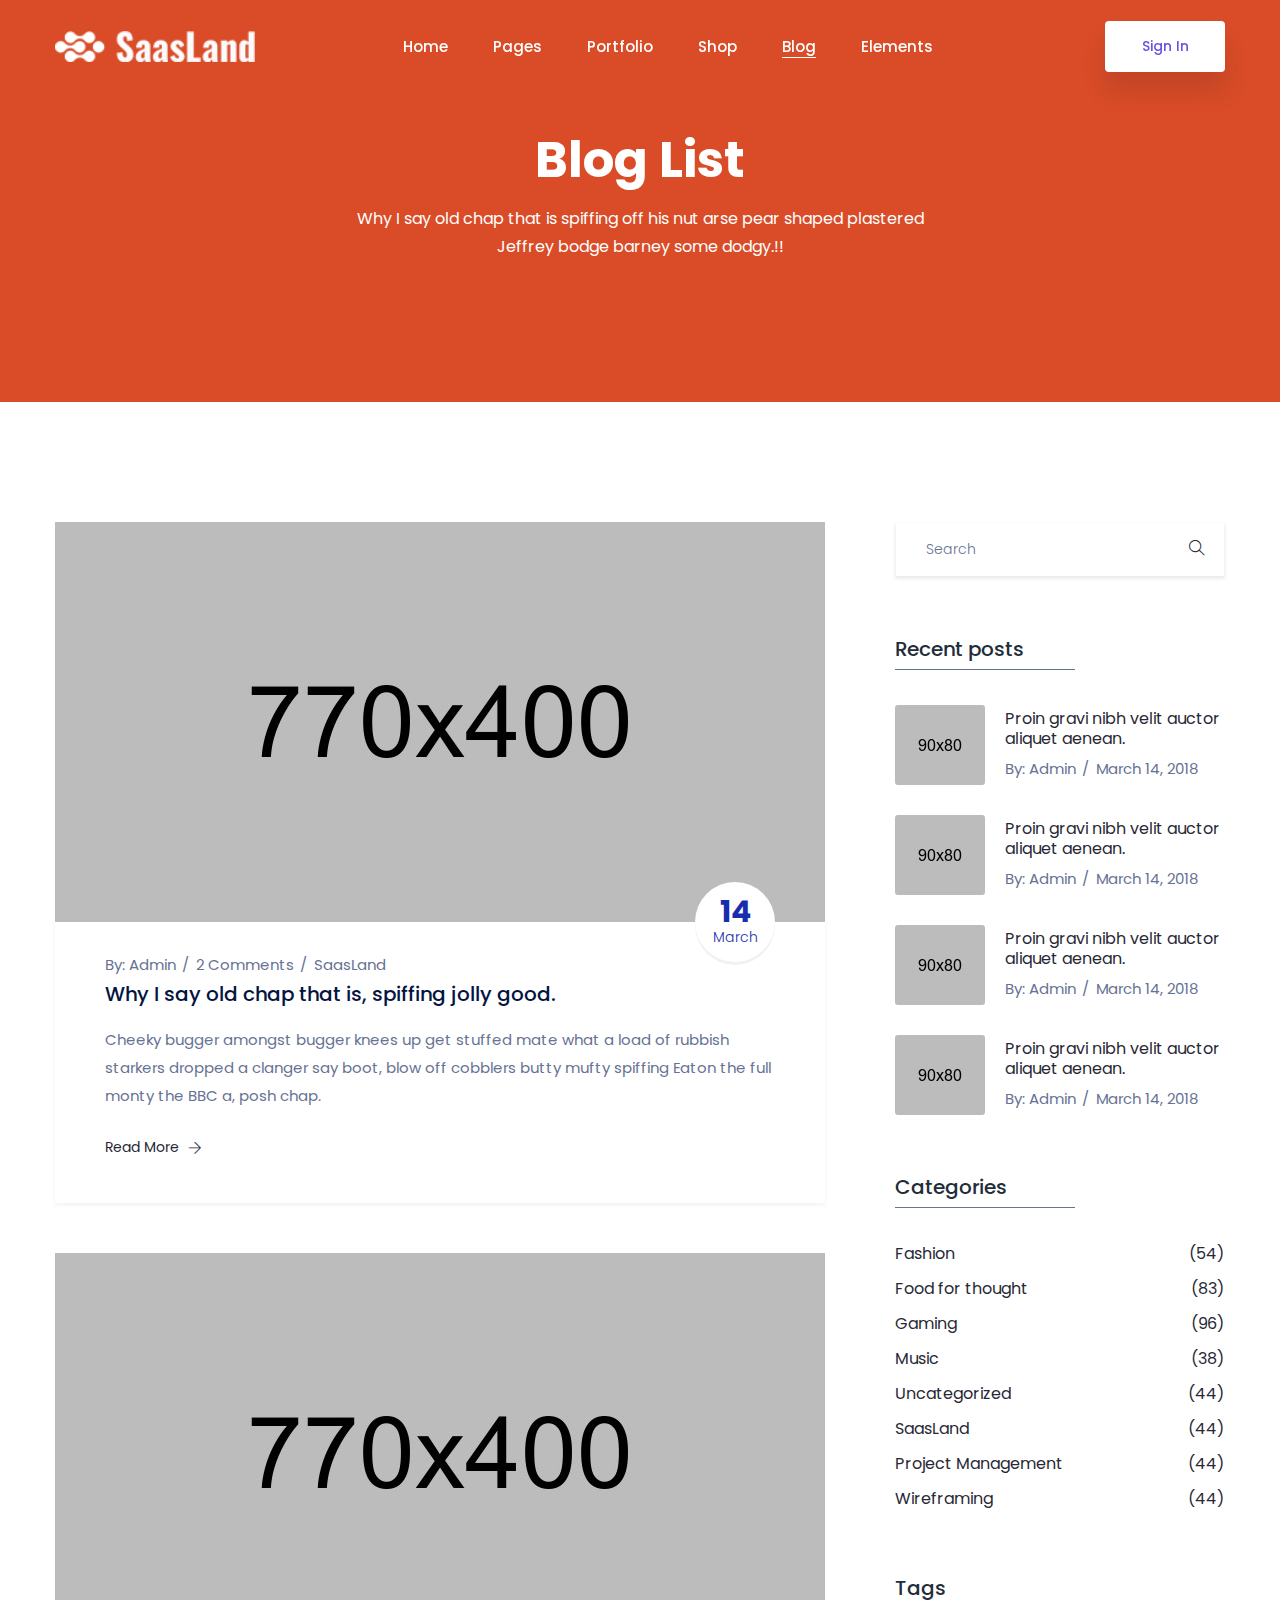
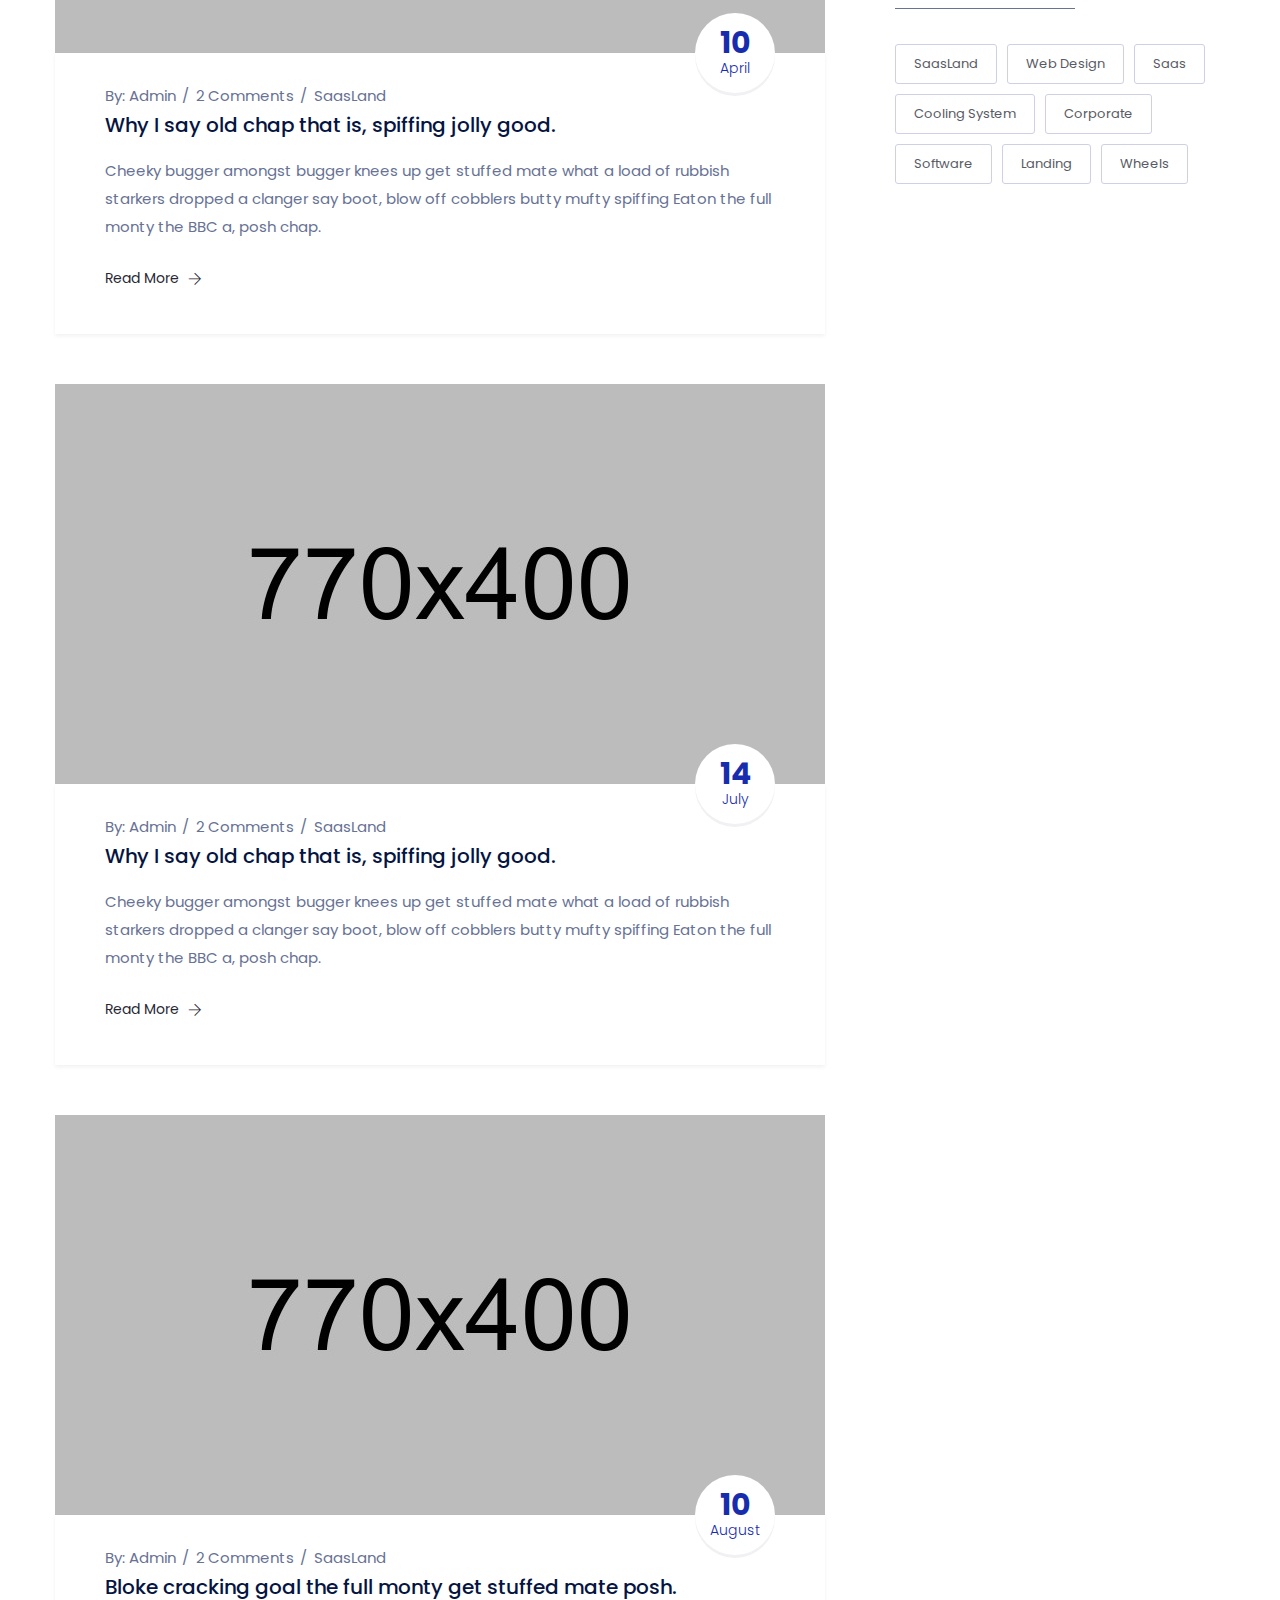
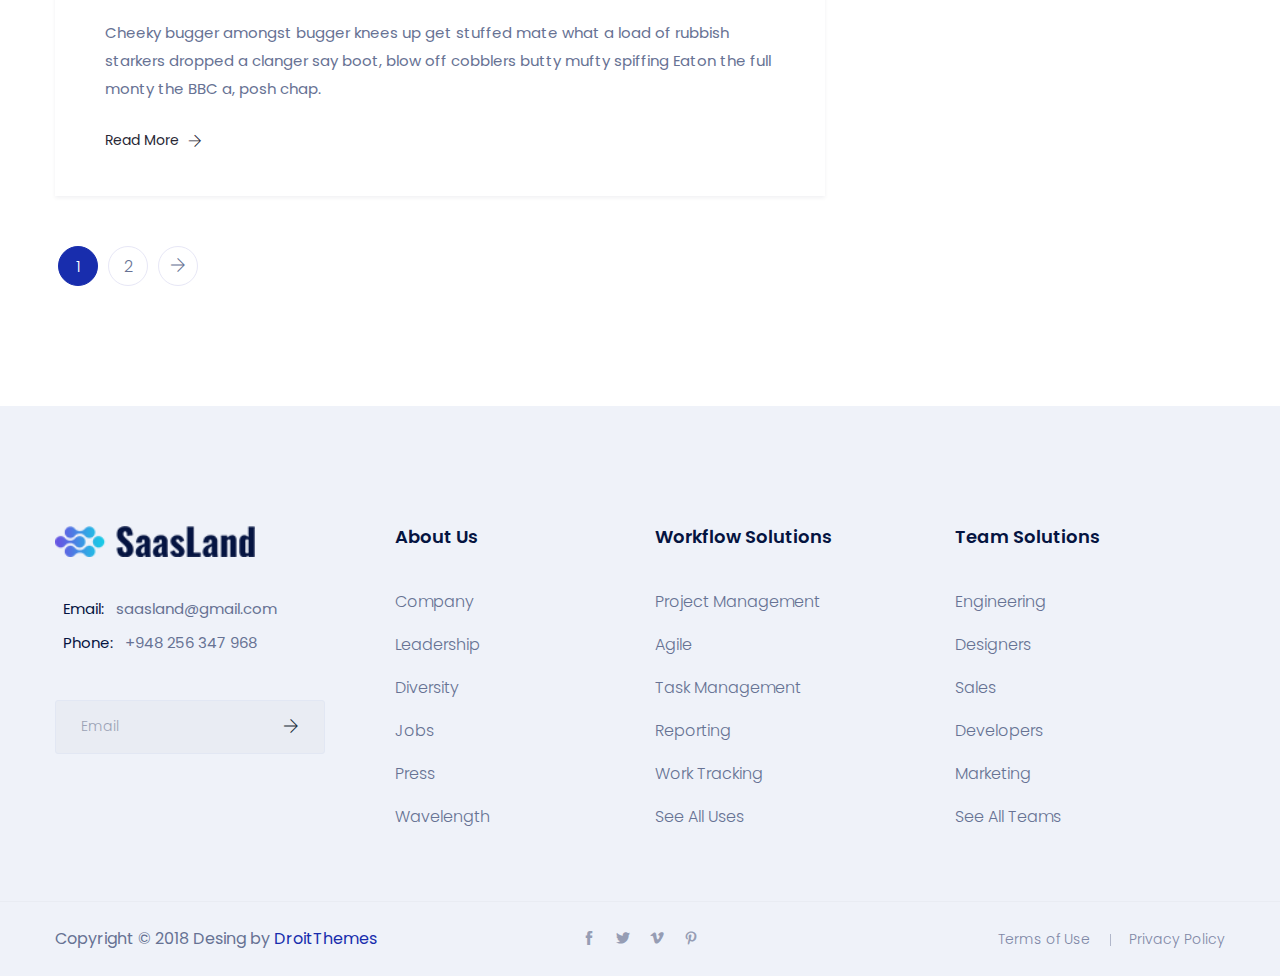
<file: blog-list.html>
<!doctype html>
<html lang="en">

<head>
    <!-- Required meta tags -->
    <meta charset="utf-8">
    <meta name="viewport" content="width=device-width, initial-scale=1, shrink-to-fit=no">
    <link rel="shortcut icon" href="img/favicon.png" type="image/x-icon">
    <title>Saasland</title>
    <!-- Bootstrap CSS -->
    <link rel="stylesheet" href="css/bootstrap.min.css">
    <!--icon font css-->
    <link rel="stylesheet" href="vendors/themify-icon/themify-icons.css">
    <link rel="stylesheet" href="vendors/flaticon/flaticon.css">
    <link rel="stylesheet" href="vendors/animation/animate.css">
    <link rel="stylesheet" href="vendors/owl-carousel/assets/owl.carousel.min.css">
    <link rel="stylesheet" href="vendors/magnify-pop/magnific-popup.css">
    <link rel="stylesheet" href="vendors/nice-select/nice-select.css">
    <link rel="stylesheet" href="css/style.css">
    <link rel="stylesheet" href="css/responsive.css">
</head>

<body>
    <div id="preloader">
        <div id="ctn-preloader" class="ctn-preloader">
            <div class="animation-preloader">
                <div class="spinner"></div>
                <div class="txt-loading">
                    <span data-text-preloader="S" class="letters-loading">
                        S
                    </span>
                    <span data-text-preloader="A" class="letters-loading">
                        A
                    </span>
                    <span data-text-preloader="A" class="letters-loading">
                        A
                    </span>
                    <span data-text-preloader="S" class="letters-loading">
                        S
                    </span>
                    <span data-text-preloader="L" class="letters-loading">
                        L
                    </span>
                    <span data-text-preloader="A" class="letters-loading">
                        A
                    </span>
                    <span data-text-preloader="N" class="letters-loading">
                        N
                    </span>
                    <span data-text-preloader="D" class="letters-loading">
                        D
                    </span>
                </div>
                <p class="text-center">Loading</p>
            </div>
            <div class="loader">
                <div class="row">
                    <div class="col-3 loader-section section-left">
                        <div class="bg"></div>
                    </div>
                    <div class="col-3 loader-section section-left">
                        <div class="bg"></div>
                    </div>
                    <div class="col-3 loader-section section-right">
                        <div class="bg"></div>
                    </div>
                    <div class="col-3 loader-section section-right">
                        <div class="bg"></div>
                    </div>
                </div>
            </div>
        </div>
    </div>
    <div class="body_wrapper">
        <header class="header_area">
            <nav class="navbar navbar-expand-lg menu_one menu_four">
                <div class="container">
                    <a class="navbar-brand sticky_logo" href="#"><img src="img/logo2.png" srcset="img/logo2x-2.png 2x" alt="logo"><img src="img/logo.png" srcset="img/logo2x.png 2x" alt=""></a>
                    <button class="navbar-toggler collapsed" type="button" data-toggle="collapse" data-target="#navbarSupportedContent" aria-controls="navbarSupportedContent" aria-expanded="false" aria-label="Toggle navigation">
                        <span class="menu_toggle">
                            <span class="hamburger">
                                <span></span>
                                <span></span>
                                <span></span>
                            </span>
                            <span class="hamburger-cross">
                                <span></span>
                                <span></span>
                            </span>
                        </span>
                    </button>

                    <div class="collapse navbar-collapse justify-content-between" id="navbarSupportedContent">
                        <ul class="navbar-nav menu w_menu ml-auto mr-auto">
                            <li class="nav-item dropdown submenu">
                                <a class="nav-link dropdown-toggle" href="#" role="button" data-toggle="dropdown" aria-haspopup="true" aria-expanded="false">
                                    Home
                                </a>
                                <ul class="dropdown-menu">
                                    <li class="nav-item"><a href="home-project-management.html" class="nav-link">Project Management</a></li>
                                    <li class="nav-item"><a href="home-mail.html" class="nav-link">Mail</a></li>
                                    <li class="nav-item"><a href="home-prototyping.html" class="nav-link">Prototyping</a></li>
                                    <li class="nav-item"><a href="home-digital-marketing.html" class="nav-link">Digital Marketing</a></li>
                                    <li class="nav-item"><a href="home-cloud.html" class="nav-link">Cloud</a></li>
                                    <li class="nav-item"><a href="home-software-dark.html" class="nav-link">Software (dark)</a></li>
                                    <li class="nav-item"><a href="home-app-showcase.html" class="nav-link">App Showcase</a></li>
                                    <li class="nav-item"><a href="home-startup.html" class="nav-link">Startup</a></li>
                                    <li class="nav-item"><a href="home-payment-processing.html" class="nav-link">Payment processing</a></li>
                                    <li class="nav-item"><a href="home-saas.html" class="nav-link">Saas</a></li>
                                </ul>
                            </li>
                            <li class="dropdown submenu nav-item"><a title="Pages" class="dropdown-toggle nav-link" data-toggle="dropdown" role="button" aria-haspopup="true" aria-expanded="false" href="#">Pages</a>
                                <ul role="menu" class=" dropdown-menu">
                                    <li class="dropdown submenu nav-item"><a title="Service" class="dropdown-toggle nav-link" data-toggle="dropdown" role="button" aria-haspopup="true" aria-expanded="false" href="#">Service <span class="arrow_carrot-right"></span> </a>
                                        <ul class=" dropdown-menu">
                                            <li class="nav-item"><a title="Service 01" class="nav-link" href="service-1.html">Service 01</a></li>
                                            <li class="nav-item"><a title="Service 02" class="nav-link" href="service-2.html">Service 02</a></li>
                                            <li class="nav-item"><a title="Service 03" class="nav-link" href="service-3.html">Service 03</a></li>
                                            <li class="nav-item"><a title="Service Details" class="nav-link" href="service-details.html">Service Details</a></li>
                                        </ul>
                                    </li>

                                    <li class="dropdown submenu nav-item"><a title="Career" class="dropdown-toggle nav-link" data-toggle="dropdown" role="button" aria-haspopup="true" aria-expanded="false" href="#">Career <span class="arrow_carrot-right"></span> </a>
                                        <ul class=" dropdown-menu">
                                            <li class="nav-item"><a title="Job Listing" class="nav-link" href="job-listing.html">Job Listing</a></li>
                                            <li class="nav-item"><a title="Job Details" class="nav-link" href="job-details.html">Job Details</a></li>
                                            <li class="nav-item"><a title="Apply Job" class="nav-link" href="job-apply.html">Apply Job</a></li>
                                        </ul>
                                    </li>

                                    <li class="nav-item"><a title="About" class="nav-link" href="about.html">About</a></li>

                                    <li class="nav-item"><a title="Process" class="nav-link" href="process.html">Process</a></li>


                                    <li class="nav-item"><a title="Pricing" class="nav-link" href="price.html">Pricing</a></li>

                                    <li class="dropdown submenu nav-item"><a title="Case Study" class="dropdown-toggle nav-link" data-toggle="dropdown" role="button" aria-haspopup="true" aria-expanded="false" href="#">Case Study<span class="arrow_carrot-right"></span> </a>
                                        <ul class=" dropdown-menu">
                                            <li class="nav-item"><a title="Case Study" class="nav-link" href="case-study.html">Case Study</a></li>
                                            <li class="nav-item"><a title="Case study Details" class="nav-link" href="case-study-details.html">Case Study Details</a></li>
                                        </ul>
                                    </li>

                                    <li class="nav-item"><a title="Team" class="nav-link" href="team.html">Team</a></li>

                                    <li class="dropdown submenu nav-item"><a title="Sign Up" class="dropdown-toggle nav-link" data-toggle="dropdown" role="button" aria-haspopup="true" aria-expanded="false" href="#">Sign Up <span class="arrow_carrot-right"></span> </a>
                                        <ul class=" dropdown-menu">
                                            <li class="nav-item"><a title="Sign Up 01" class="nav-link" href="sign-up-1.html">Sign Up 01</a></li>
                                            <li class="nav-item"><a title="Sign Up 02" class="nav-link" href="sign-up-2.html">Sign Up 02</a></li>

                                        </ul>
                                    </li>

                                    <li class="dropdown submenu nav-item"><a title="Login" class="dropdown-toggle nav-link" data-toggle="dropdown" role="button" aria-haspopup="true" aria-expanded="false" href="#">Login<span class="arrow_carrot-right"></span> </a>
                                        <ul class=" dropdown-menu">
                                            <li class="nav-item"><a title="Login 01" class="nav-link" href="login.html">Login 01</a></li>
                                            <li class="nav-item"><a title="Login 02" class="nav-link" href="login-two.html">Login 02</a></li>
                                        </ul>
                                    </li>
                                    <li class="nav-item"><a title="FAQ" class="nav-link" href="faq.html">FAQ</a></li>

                                    <li class="dropdown submenu nav-item"><a title="Contact" class="dropdown-toggle nav-link" data-toggle="dropdown" role="button" aria-haspopup="true" aria-expanded="false" href="#">Contact <span class="arrow_carrot-right"></span> </a>
                                        <ul role="menu" class="dropdown-menu">
                                            <li class="nav-item"><a title="Contact 01" class="nav-link" href="contact-1.html">Contact 01</a></li>
                                            <li class="nav-item"><a title="Contact  02" class="nav-link" href="contact-2.html">Contact 02</a></li>
                                        </ul>
                                    </li>

                                    <li class="nav-item"><a title="Thank You" class="nav-link" href="thanks.html">Thank You</a></li>
                                    <li class="nav-item"><a title="Coming Soon" class="nav-link" href="coming-soon.html">Coming Soon</a></li>

                                    <li class="dropdown submenu nav-item"><a title="404" class="dropdown-toggle nav-link" data-toggle="dropdown" role="button" aria-haspopup="true" aria-expanded="false" href="#">404<span class="arrow_carrot-right"></span> </a>
                                        <ul class=" dropdown-menu">
                                            <li class="nav-item"><a title="404 01" class="nav-link" href="404.html">404 01</a></li>
                                            <li class="nav-item"><a title="404 02" class="nav-link" href="404-two.html">404 02</a></li>
                                        </ul>
                                    </li>
                                </ul>
                            </li>
                            <li class="nav-item dropdown submenu mega_menu">
                                <a class="nav-link dropdown-toggle" href="#" role="button" data-toggle="dropdown" aria-haspopup="true" aria-expanded="false">
                                    Portfolio
                                </a>
                                <ul class="dropdown-menu">
                                    <li class="nav-item">
                                        <a href="index.html" class="nav-link">Portfolio Grid</a>
                                        <ul class="dropdown-menu">
                                            <li class="nav-item"><a href="portfolio-grid-2col.html" class="nav-link">Style 1 (2 columns)</a></li>
                                            <li class="nav-item"><a href="portfolio-grid-3columns.html" class="nav-link">Style 1 (3 columns)</a></li>
                                            <li class="nav-item"><a href="portfolio-grid-4columns.html" class="nav-link">Style 1 (4 columns)</a></li>
                                            <li class="nav-item"><a href="portfolio-grid-2col-2.html" class="nav-link">Style 2 (2 columns)</a></li>
                                            <li class="nav-item"><a href="portfolio-grid-2col-3.html" class="nav-link">Style 2 (3 columns)</a></li>
                                            <li class="nav-item"><a href="portfolio-grid-2col-4.html" class="nav-link">Style 2 (4 columns)</a></li>
                                        </ul>
                                    </li>
                                    <li class="nav-item">
                                        <a href="index.html" class="nav-link">Portfolio Fluid</a>
                                        <ul class="dropdown-menu">
                                            <li class="nav-item"><a href="portfolio-fullwidth-3columns.html" class="nav-link">Style 1 (3 columns)</a></li>
                                            <li class="nav-item"><a href="portfolio-fullwidth-4columns.html" class="nav-link">Style 1 (4 columns)</a></li>
                                            <li class="nav-item"><a href="portfolio-grid-fullwidth1.html" class="nav-link">Style 2 (3 columns)</a></li>
                                            <li class="nav-item"><a href="portfolio-grid-fullwidth2.html" class="nav-link">Style 2 (4 columns)</a></li>
                                        </ul>
                                    </li>
                                    <li class="nav-item">
                                        <a href="index.html" class="nav-link">Portfolio Masonry</a>
                                        <ul class="dropdown-menu">
                                            <li class="nav-item"><a href="portfolio-mas-2col.html" class="nav-link">Style 1 (2 columns)</a></li>
                                            <li class="nav-item"><a href="portfolio-mas-3col.html" class="nav-link">Style 1 (3 columns)</a></li>
                                            <li class="nav-item"><a href="portfolio-mas-4col.html" class="nav-link">Style 1 (4 columns)</a></li>
                                            <li class="nav-item"><a href="portfolio-mas-3col-2.html" class="nav-link">Style 2 (3 columns)</a></li>
                                            <li class="nav-item"><a href="portfolio-mas-4col-2.html" class="nav-link">Style 2 (4 columns)</a></li>
                                        </ul>
                                    </li>
                                    <li class="nav-item">
                                        <a href="index.html" class="nav-link">Project details</a>
                                        <ul class="dropdown-menu">
                                            <li class="nav-item"><a href="portfolio-details-1.html" class="nav-link">Style 1</a></li>
                                            <li class="nav-item"><a href="portfolio-details-2.html" class="nav-link">Style 2</a></li>
                                            <li class="nav-item"><a href="portfolio-details-3.html" class="nav-link">Style 3</a></li>
                                        </ul>
                                    </li>
                                </ul>
                            </li>
                            <li class="nav-item dropdown submenu">
                                <a class="nav-link dropdown-toggle" href="#" role="button" data-toggle="dropdown" aria-haspopup="true" aria-expanded="false">
                                    Shop
                                </a>
                                <ul class="dropdown-menu">
                                    <li class="nav-item"><a href="shop-grid.html" class="nav-link">Shop Grid</a></li>
                                    <li class="nav-item"><a href="shop-list.html" class="nav-link">Shop list</a></li>
                                    <li class="nav-item"><a href="product-details-1.html" class="nav-link">Product detail</a></li>
                                    <li class="nav-item"><a href="shoping-cart.html" class="nav-link">Shopping cart</a></li>
                                    <li class="nav-item"><a href="checkout.html" class="nav-link">Checkout</a></li>
                                    <li class="nav-item"><a href="wishlist.html" class="nav-link">Wishlist</a></li>
                                </ul>
                            </li>
                            <li class="nav-item dropdown submenu active">
                                <a class="nav-link dropdown-toggle" href="#" role="button" data-toggle="dropdown" aria-haspopup="true" aria-expanded="false">
                                    Blog
                                </a>
                                <ul class="dropdown-menu">
                                    <li class="nav-item"><a href="blog-grid.html" class="nav-link">Blog Grid</a></li>
                                    <li class="nav-item"><a href="blog-grid-two.html" class="nav-link">Blog Grid Two</a></li>
                                    <li class="nav-item active"><a href="blog-list.html" class="nav-link">Blog List</a></li>
                                    <li class="nav-item"><a href="blog-right-sidebar.html" class="nav-link">Blog Right Sidebar</a></li>
                                    <li class="nav-item"><a href="blog-masonry.html" class="nav-link">Blog Masonry</a></li>
                                    <li class="nav-item"><a href="blog-masonry-two.html" class="nav-link">Blog Masonry Two</a></li>
                                    <li class="nav-item"><a href="blog-masonry-sidebar.html" class="nav-link">Blog Masonry Sidebar</a></li>
                                    <li class="nav-item"><a href="blog-masonry-sidebar-two.html" class="nav-link">Blog Masonry Sidebar Two</a></li>
                                    <li class="nav-item"><a href="blog-single.html" class="nav-link">Blog Single</a></li>
                                    <li class="nav-item"><a href="blog-single-two.html" class="nav-link">Blog Single Two</a></li>
                                </ul>
                            </li>
                            <li class="nav-item dropdown submenu mega_menu">
                                <a class="nav-link dropdown-toggle" href="#" role="button" data-toggle="dropdown" aria-haspopup="true" aria-expanded="false">
                                Elements 
                                </a>
                                <div class="mega_menu_inner">
                                    <ul class="dropdown-menu">
                                        <li class="nav-item">
                                            <a class="nav-link">Elements 01</a>
                                            <ul class="dropdown-menu">
                                                <li class="nav-item"><a href="Accordion.html" class="nav-link">Accordions</a></li>
                                                <li class="nav-item"><a href="button.html" class="nav-link">Buttons</a></li>
                                                <li class="nav-item"><a href="team.html" class="nav-link">Team</a></li>
                                                <li class="nav-item"><a href="integration.html" class="nav-link">Integration</a></li>
                                                <li class="nav-item"><a href="client.html" class="nav-link">Clients</a></li>
                                                <li class="nav-item"><a href="subscribe.html" class="nav-link">Subscribe</a></li>
                                                <li class="nav-item"><a href="call-to-action.html" class="nav-link">Call to Action</a></li>
                                                <li class="nav-item"><a href="tab.html" class="nav-link">Tab</a></li>
                                            </ul>
                                        </li>

                                        <li class="nav-item">
                                            <a class="nav-link">Elements 02</a>
                                            <ul class="dropdown-menu">
                                                <li class="nav-item"><a href="testimonial.html" class="nav-link">Testimonials</a></li>
                                                <li class="nav-item"><a href="video.html" class="nav-link">Video</a></li>
                                                <li class="nav-item"><a href="carosuel.html" class="nav-link">Carosuel</a></li>
                                                <li class="nav-item"><a href="google-map.html" class="nav-link">Google Map</a></li>
                                                <li class="nav-item"><a href="contact-form.html" class="nav-link">Contact Form</a></li>
                                                <li class="nav-item"><a href="process.html" class="nav-link">Process</a></li>
                                                <li class="nav-item"><a href="getapp.html" class="nav-link">Get App</a></li>
                                            </ul>
                                        </li>
                                        <li class="nav-item">
                                            <a class="nav-link">Elements 03</a>
                                            <ul class="dropdown-menu">
                                                <li class="nav-item"><a href="heading.html" class="nav-link">Heading</a></li>
                                                <li class="nav-item"><a href="blockquote.html" class="nav-link">Blockquote</a></li>
                                                <li class="nav-item"><a href="price.html" class="nav-link">Pricing Table</a></li>
                                                <li class="nav-item"><a href="fun-fact.html" class="nav-link">Fun Fact</a></li>
                                                <li class="nav-item"><a href="coming-soon.html" class="nav-link">Countdown Timer</a></li>
                                                <li class="nav-item"><a href="pagination.html" class="nav-link">Pagination</a></li>
                                                <li class="nav-item"><a href="heading-style.html" class="nav-link">Heading Elements</a></li>
                                                <li class="nav-item"><a href="alart.html" class="nav-link">Alart</a></li>
                                            </ul>
                                        </li>
                                        <li class="nav-item">
                                            <a class="nav-link">
                                            Headers
                                            </a>
                                            <ul class="dropdown-menu">
                                                <li class="nav-item"><a href="header-dark.html" class="nav-link">Header Dark</a></li>
                                                <li class="nav-item"><a href="header-style2.html" class="nav-link">Header Style 2</a></li>
                                                <li class="nav-item"><a href="header-style3.html" class="nav-link">Header Style 3</a></li>
                                                <li class="nav-item"><a href="header-style4.html" class="nav-link">Header Style 4</a></li>
                                                <li class="nav-item"><a href="header-style5.html" class="nav-link">Header Style 5</a></li>
                                                <li class="nav-item"><a href="header-style6.html" class="nav-link">Header Style 6</a></li>
                                                <li class="nav-item"><a href="header-style7.html" class="nav-link">Header Style 7</a></li>
                                                <li class="nav-item"><a href="header-style8.html" class="nav-link">Header Style 8</a></li>
                                            </ul>
                                        </li> 
                                    </ul>
                                </div>
                            </li>
                        </ul>
                        <a class="btn_get btn_hover" href="#get-app">Sign In</a>
                    </div>
                </div>
            </nav>
        </header>

        <section class="breadcrumb_area">
            <img class="breadcrumb_shap" src="img/breadcrumb/banner_bg.png" alt="">
            <div class="container">
                <div class="breadcrumb_content text-center">
                    <h1 class="f_p f_700 f_size_50 w_color l_height50 mb_20">Blog List</h1>
                    <p class="f_400 w_color f_size_16 l_height26">Why I say old chap that is spiffing off his nut arse pear shaped plastered<br> Jeffrey bodge barney some dodgy.!!</p>
                </div>
            </div>
        </section>

        <section class="blog_area sec_pad">
            <div class="container">
                <div class="row">
                    <div class="col-lg-8">
                        <div class="blog_list_item mb_50">
                            <img class="img-fluid" src="img/blog-grid/blog_list1.jpg" alt="">
                            <div class="blog_content">
                                <div class="post_date">
                                    <h2>14 <span>March</span></h2>
                                </div>
                                <div class="entry_post_info">
                                    By: <a href="#">Admin</a>
                                    <a href="#">2 Comments</a>
                                    <a href="#">SaasLand</a>
                                </div>
                                <a href="#">
                                    <h5 class="f_p f_size_20 f_500 t_color mb_20">Why I say old chap that is, spiffing jolly good.</h5>
                                </a>
                                <p class="f_400 mb_20">Cheeky bugger amongst bugger knees up get stuffed mate what a load of rubbish starkers dropped a clanger say boot, blow off cobblers butty mufty spiffing Eaton the full monty the BBC a, posh chap.</p>
                                <a href="#" class="learn_btn_two">Read More <i class="ti-arrow-right"></i></a>
                            </div>
                        </div>
                        <div class="blog_list_item mb_50">
                            <img class="img-fluid" src="img/blog-grid/blog_list2.jpg" alt="">
                            <div class="blog_content">
                                <div class="post_date">
                                    <h2>10 <span>April</span></h2>
                                </div>
                                <div class="entry_post_info">
                                    By: <a href="#">Admin</a>
                                    <a href="#">2 Comments</a>
                                    <a href="#">SaasLand</a>
                                </div>
                                <a href="#">
                                    <h5 class="f_p f_size_20 f_500 t_color mb_20">Why I say old chap that is, spiffing jolly good.</h5>
                                </a>
                                <p class="f_400 mb_20">Cheeky bugger amongst bugger knees up get stuffed mate what a load of rubbish starkers dropped a clanger say boot, blow off cobblers butty mufty spiffing Eaton the full monty the BBC a, posh chap.</p>
                                <a href="#" class="learn_btn_two">Read More <i class="ti-arrow-right"></i></a>
                            </div>
                        </div>
                        <div class="blog_list_item mb_50">
                            <img class="img-fluid" src="img/blog-grid/blog_list3.jpg" alt="">
                            <div class="blog_content">
                                <div class="post_date">
                                    <h2>14 <span>July</span></h2>
                                </div>
                                <div class="entry_post_info">
                                    By: <a href="#">Admin</a>
                                    <a href="#">2 Comments</a>
                                    <a href="#">SaasLand</a>
                                </div>
                                <a href="#">
                                    <h5 class="f_p f_size_20 f_500 t_color mb_20">Why I say old chap that is, spiffing jolly good.</h5>
                                </a>
                                <p class="f_400 mb_20">Cheeky bugger amongst bugger knees up get stuffed mate what a load of rubbish starkers dropped a clanger say boot, blow off cobblers butty mufty spiffing Eaton the full monty the BBC a, posh chap.</p>
                                <a href="#" class="learn_btn_two">Read More <i class="ti-arrow-right"></i></a>
                            </div>
                        </div>
                        <div class="blog_list_item mb_50">
                            <img class="img-fluid" src="img/blog-grid/blog_list4.jpg" alt="">
                            <div class="blog_content">
                                <div class="post_date">
                                    <h2>10 <span>August</span></h2>
                                </div>
                                <div class="entry_post_info">
                                    By: <a href="#">Admin</a>
                                    <a href="#">2 Comments</a>
                                    <a href="#">SaasLand</a>
                                </div>
                                <a href="#">
                                    <h5 class="f_p f_size_20 f_500 t_color mb_20">Bloke cracking goal the full monty get stuffed mate posh.</h5>
                                </a>
                                <p class="f_400 mb_20">Cheeky bugger amongst bugger knees up get stuffed mate what a load of rubbish starkers dropped a clanger say boot, blow off cobblers butty mufty spiffing Eaton the full monty the BBC a, posh chap.</p>
                                <a href="#" class="learn_btn_two">Read More <i class="ti-arrow-right"></i></a>
                            </div>
                        </div>
                        <ul class="list-unstyled page-numbers shop_page_number text-left mt_30">
                            <li><span aria-current="page" class="page-numbers current">1</span></li>
                            <li><a class="page-numbers" href="#">2</a></li>
                            <li><a class="next page-numbers" href="#"><i class="ti-arrow-right"></i></a></li>
                        </ul>
                    </div>
                    <div class="col-lg-4">
                        <div class="blog-sidebar">
                            <div class="widget sidebar_widget widget_search">
                                <form action="#" class="search-form input-group">
                                    <input type="search" class="form-control widget_input" placeholder="Search">
                                    <button type="submit"><i class="ti-search"></i></button>
                                </form>
                            </div>
                            <div class="widget sidebar_widget widget_recent_post mt_60">
                                <div class="widget_title">
                                    <h3 class="f_p f_size_20 t_color3">Recent posts</h3>
                                    <div class="border_bottom"></div>
                                </div>
                                <div class="media post_item">
                                    <img src="img/blog-grid/post_1.jpg" alt="">
                                    <div class="media-body">
                                        <a href="#">
                                            <h3 class="f_size_16 f_p f_400">Proin gravi nibh velit auctor aliquet aenean.</h3>
                                        </a>
                                        <div class="entry_post_info">
                                            By: <a href="#">Admin</a>
                                            <a href="#">March 14, 2018</a>
                                        </div>
                                    </div>
                                </div>
                                <div class="media post_item">
                                    <img src="img/blog-grid/post_2.jpg" alt="">
                                    <div class="media-body">
                                        <a href="#">
                                            <h3 class="f_size_16 f_p f_400">Proin gravi nibh velit auctor aliquet aenean.</h3>
                                        </a>
                                        <div class="entry_post_info">
                                            By: <a href="#">Admin</a>
                                            <a href="#">March 14, 2018</a>
                                        </div>
                                    </div>
                                </div>
                                <div class="media post_item">
                                    <img src="img/blog-grid/post_3.jpg" alt="">
                                    <div class="media-body">
                                        <a href="#">
                                            <h3 class="f_size_16 f_p f_400">Proin gravi nibh velit auctor aliquet aenean.</h3>
                                        </a>
                                        <div class="entry_post_info">
                                            By: <a href="#">Admin</a>
                                            <a href="#">March 14, 2018</a>
                                        </div>
                                    </div>
                                </div>
                                <div class="media post_item">
                                    <img src="img/blog-grid/post_4.jpg" alt="">
                                    <div class="media-body">
                                        <a href="#">
                                            <h3 class="f_size_16 f_p f_400">Proin gravi nibh velit auctor aliquet aenean.</h3>
                                        </a>
                                        <div class="entry_post_info">
                                            By: <a href="#">Admin</a>
                                            <a href="#">March 14, 2018</a>
                                        </div>
                                    </div>
                                </div>
                            </div>
                            <div class="widget sidebar_widget widget_categorie mt_60">
                                <div class="widget_title">
                                    <h3 class="f_p f_size_20 t_color3">Categories</h3>
                                    <div class="border_bottom"></div>
                                </div>
                                <ul class="list-unstyled">
                                    <li> <a href="#"><span>Fashion</span><em>(54)</em></a> </li>
                                    <li> <a href="#"><span>Food for thought</span><em>(83)</em></a> </li>
                                    <li> <a href="#"><span>Gaming</span><em>(96)</em></a> </li>
                                    <li> <a href="#"><span>Music</span><em>(38)</em></a> </li>
                                    <li> <a href="#"><span>Uncategorized</span><em>(44)</em></a> </li>
                                    <li> <a href="#"><span>SaasLand</span><em>(44)</em></a> </li>
                                    <li> <a href="#"><span>Project Management</span><em>(44)</em></a> </li>
                                    <li> <a href="#"><span>Wireframing</span><em>(44)</em></a> </li>
                                </ul>
                            </div>
                            <div class="widget sidebar_widget widget_tag_cloud mt_60">
                                <div class="widget_title">
                                    <h3 class="f_p f_size_20 t_color3">Tags</h3>
                                    <div class="border_bottom"></div>
                                </div>
                                <div class="post-tags">
                                    <a href="#">SaasLand</a>
                                    <a href="#">Web Design</a>
                                    <a href="#">Saas</a>
                                    <a href="#">Cooling System</a>
                                    <a href="#">Corporate</a>
                                    <a href="#">Software</a>
                                    <a href="#">Landing</a>
                                    <a href="#">Wheels</a>
                                </div>
                            </div>
                        </div>
                    </div>

                </div>
            </div>
        </section>

        <footer class="footer_area footer_area_four f_bg">
            <div class="footer_top">
                <div class="container">
                    <div class="row">
                        <div class="col-lg-3 col-md-6">
                            <div class="f_widget company_widget">
                                <a href="index.html" class="f-logo"><img src="img/logo.png" srcset="img/logo2x.png 2x" alt=""></a>
                                <div class="widget-wrap">
                                    <p class="f_400 f_p f_size_15 mb-0 l_height34"><span>Email:</span> <a href="mailto:saasland@gmail.com" class="f_400">saasland@gmail.com</a></p>
                                    <p class="f_400 f_p f_size_15 mb-0 l_height34"><span>Phone:</span> <a href="tel:948256347968" class="f_400">+948 256 347 968</a></p>
                                </div>
                                <form action="#" class="f_subscribe mailchimp" method="post">
                                    <input type="text" name="EMAIL" class="form-control memail" placeholder="Email">
                                    <button class="btn btn-submit" type="submit"><i class="ti-arrow-right"></i></button>
                                    <p class="mchimp-errmessage" style="display: none;"></p>
                                    <p class="mchimp-sucmessage" style="display: none;"></p>
                                </form>
                            </div>
                        </div>
                        <div class="col-lg-3 col-md-6">
                            <div class="f_widget about-widget pl_40">
                                <h3 class="f-title f_600 t_color f_size_18 mb_40">About Us</h3>
                                <ul class="list-unstyled f_list">
                                    <li><a href="#">Company</a></li>
                                    <li><a href="#">Leadership</a></li>
                                    <li><a href="#">Diversity</a></li>
                                    <li><a href="#">Jobs</a></li>
                                    <li><a href="#">Press</a></li>
                                    <li><a href="#">Wavelength</a></li>
                                </ul>
                            </div>
                        </div>
                        <div class="col-lg-3 col-md-6">
                            <div class="f_widget about-widget">
                                <h3 class="f-title f_600 t_color f_size_18 mb_40">Workflow Solutions</h3>
                                <ul class="list-unstyled f_list">
                                    <li><a href="#">Project Management</a></li>
                                    <li><a href="#">Agile</a></li>
                                    <li><a href="#">Task Management</a></li>
                                    <li><a href="#">Reporting</a></li>
                                    <li><a href="#">Work Tracking</a></li>
                                    <li><a href="#">See All Uses</a></li>
                                </ul>
                            </div>
                        </div>
                        <div class="col-lg-3 col-md-6">
                            <div class="f_widget about-widget">
                                <h3 class="f-title f_600 t_color f_size_18 mb_40">Team Solutions</h3>
                                <ul class="list-unstyled f_list">
                                    <li><a href="#">Engineering</a></li>
                                    <li><a href="#">Designers</a></li>
                                    <li><a href="#">Sales</a></li>
                                    <li><a href="#">Developers</a></li>
                                    <li><a href="#">Marketing</a></li>
                                    <li><a href="#">See All Teams</a></li>
                                </ul>
                            </div>
                        </div>
                    </div>
                </div>
            </div>
            <div class="footer_bottom">
                <div class="container">
                    <div class="row align-items-center">
                        <div class="col-lg-4 col-md-5 col-sm-6">
                            <p class="mb-0 f_400">Copyright © 2018 Desing by <a href="#">DroitThemes</a></p>
                        </div>
                        <div class="col-lg-4 col-md-3 col-sm-6">
                            <div class="f_social_icon_two text-center">
                                <a href="#"><i class="ti-facebook"></i></a>
                                <a href="#"><i class="ti-twitter-alt"></i></a>
                                <a href="#"><i class="ti-vimeo-alt"></i></a>
                                <a href="#"><i class="ti-pinterest"></i></a>
                            </div>
                        </div>
                        <div class="col-lg-4 col-md-4 col-sm-12">
                            <ul class="list-unstyled f_menu text-right">
                                <li><a href="#">Terms of Use</a></li>
                                <li><a href="#">Privacy Policy</a></li>
                            </ul>
                        </div>
                    </div>
                </div>
            </div>
        </footer>
    </div>
    <!-- Optional JavaScript -->
    <!-- jQuery first, then Popper.js, then Bootstrap JS -->
    <script src="js/jquery-3.2.1.min.js"></script>
    <script src="js/propper.js"></script>
    <script src="js/bootstrap.min.js"></script>
    <script src="vendors/wow/wow.min.js"></script>
    <script src="vendors/sckroller/jquery.parallax-scroll.js"></script>
    <script src="vendors/owl-carousel/owl.carousel.min.js"></script>
    <script src="vendors/imagesloaded/imagesloaded.pkgd.min.js"></script>
    <script src="vendors/isotope/isotope-min.js"></script>
    <script src="vendors/magnify-pop/jquery.magnific-popup.min.js"></script>
    <script src="vendors/nice-select/jquery.nice-select.min.js"></script>
    <script src="js/plugins.js"></script>
    <script src="js/main.js"></script>
</body>

</html>
</file>
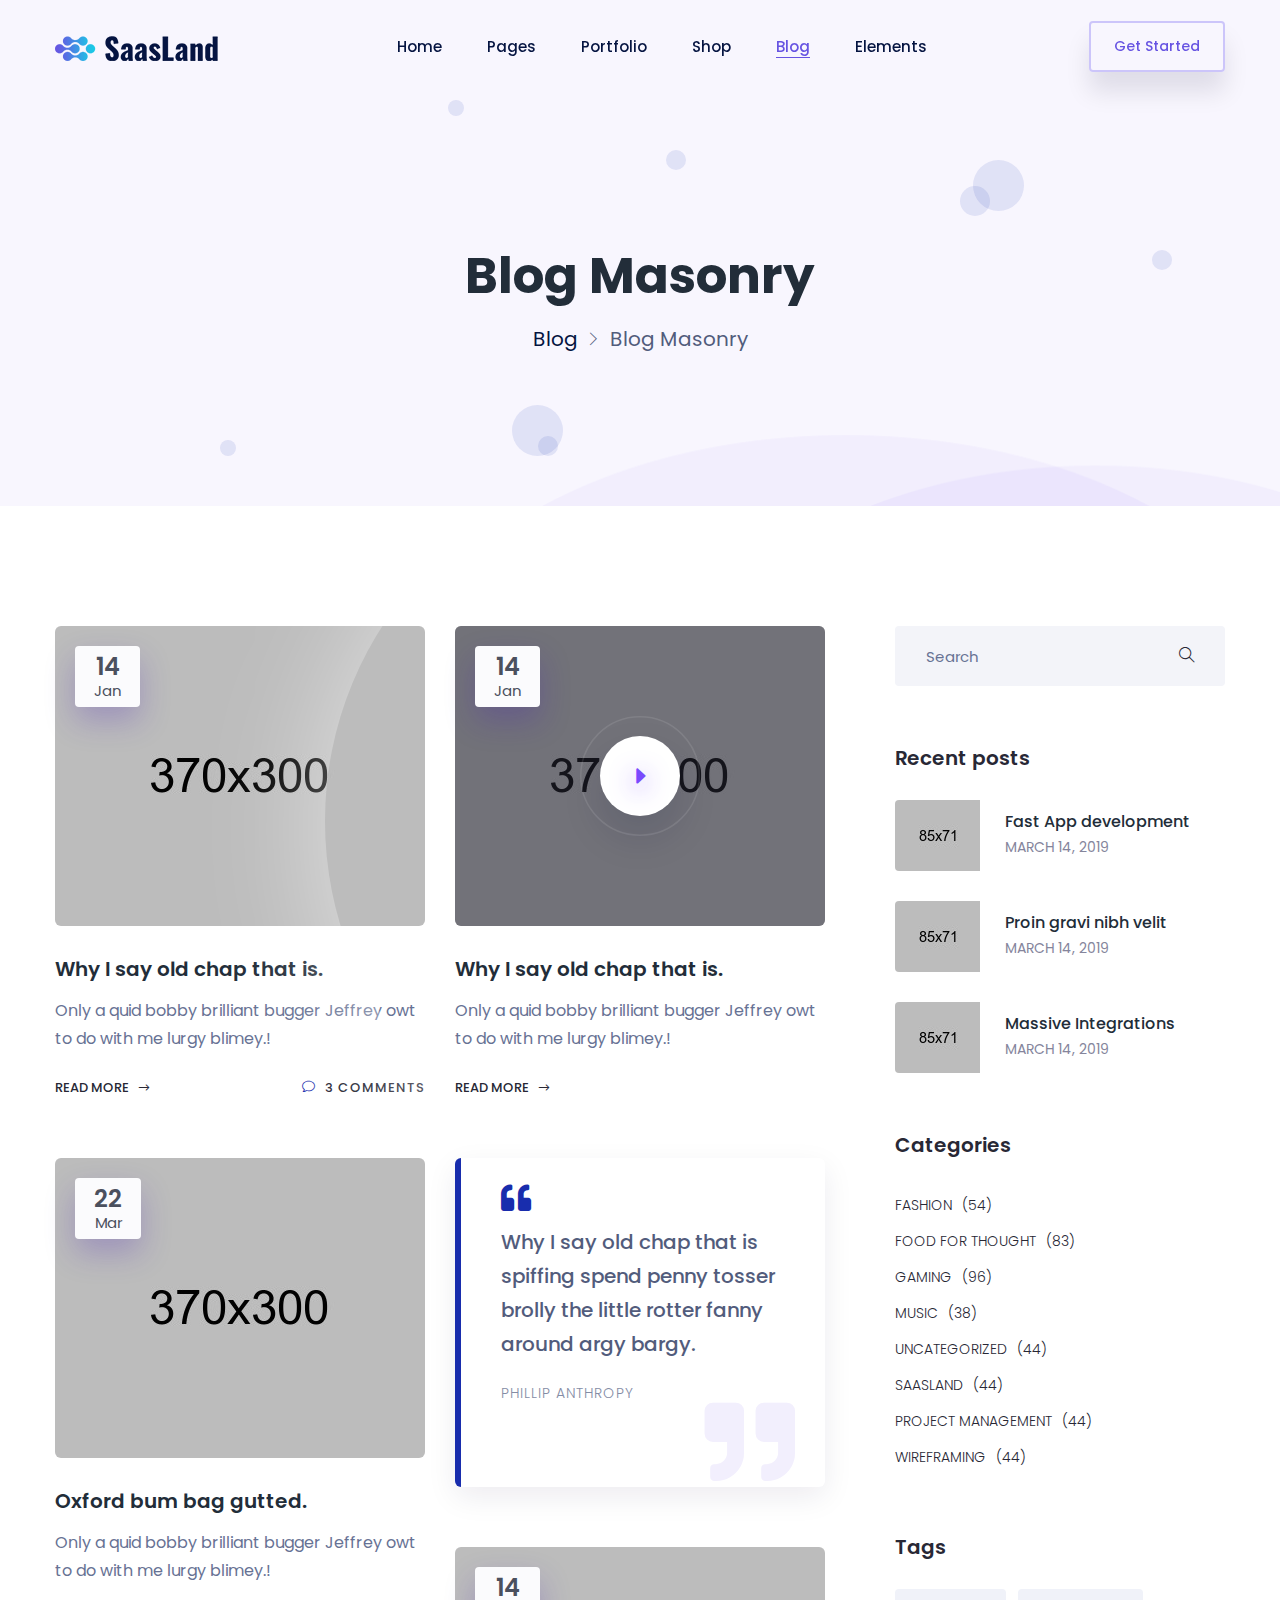
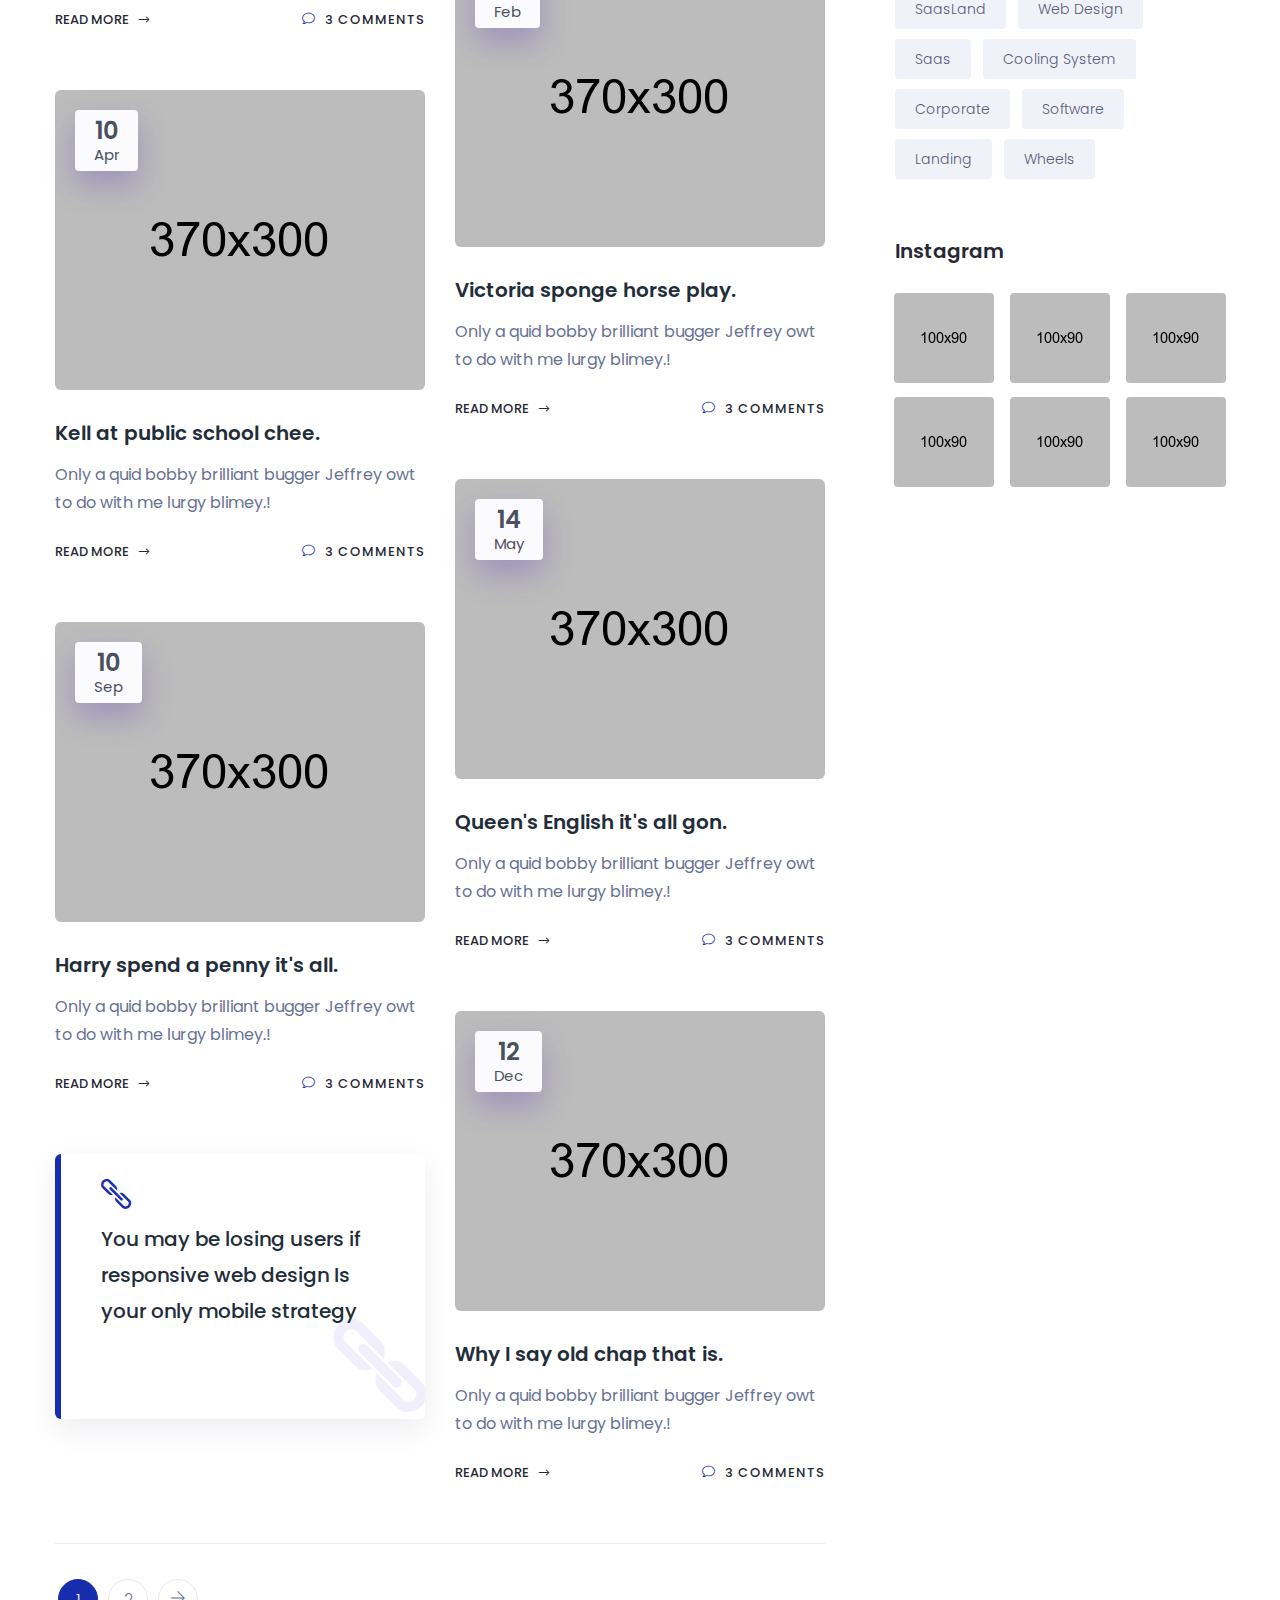
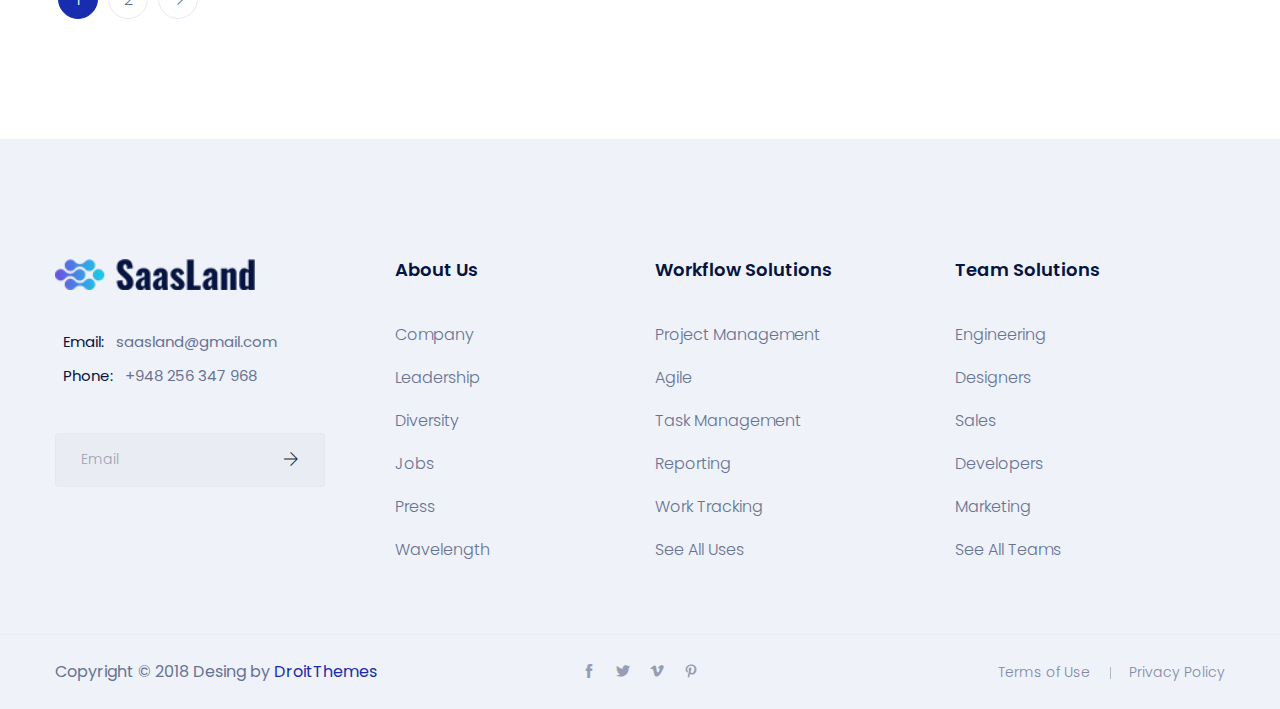
<file: blog-masonry-sidebar-two.html>
<!doctype html>
<html lang="en">

<head>
    <!-- Required meta tags -->
    <meta charset="utf-8">
    <meta name="viewport" content="width=device-width, initial-scale=1, shrink-to-fit=no">
    <link rel="shortcut icon" href="img/favicon.png" type="image/x-icon">
    <title>Saasland</title>
    <!-- Bootstrap CSS -->
    <link rel="stylesheet" href="css/bootstrap.min.css">
    <!--icon font css-->
    <link rel="stylesheet" href="vendors/themify-icon/themify-icons.css">
    <link rel="stylesheet" href="vendors/flaticon/flaticon.css">
    <link rel="stylesheet" href="vendors/animation/animate.css">
    <link rel="stylesheet" href="vendors/owl-carousel/assets/owl.carousel.min.css">
    <link rel="stylesheet" href="vendors/magnify-pop/magnific-popup.css">
    <link rel="stylesheet" href="vendors/nice-select/nice-select.css">
    <link rel="stylesheet" href="vendors/font-awesome/css/all.css">
    <link rel="stylesheet" href="vendors/scroll/jquery.mCustomScrollbar.min.css">
    <link rel="stylesheet" href="vendors/elagent/style.css">
    <link rel="stylesheet" href="css/style.css">
    <link rel="stylesheet" href="css/responsive.css">
</head>

<body>
    <div id="preloader">
        <div id="ctn-preloader" class="ctn-preloader">
            <div class="animation-preloader">
                <div class="spinner"></div>
                <div class="txt-loading">
                    <span data-text-preloader="S" class="letters-loading">
                        S
                    </span>
                    <span data-text-preloader="A" class="letters-loading">
                        A
                    </span>
                    <span data-text-preloader="A" class="letters-loading">
                        A
                    </span>
                    <span data-text-preloader="S" class="letters-loading">
                        S
                    </span>
                    <span data-text-preloader="L" class="letters-loading">
                        L
                    </span>
                    <span data-text-preloader="A" class="letters-loading">
                        A
                    </span>
                    <span data-text-preloader="N" class="letters-loading">
                        N
                    </span>
                    <span data-text-preloader="D" class="letters-loading">
                        D
                    </span>
                </div>
                <p class="text-center">Loading</p>
            </div>
            <div class="loader">
                <div class="row">
                    <div class="col-3 loader-section section-left">
                        <div class="bg"></div>
                    </div>
                    <div class="col-3 loader-section section-left">
                        <div class="bg"></div>
                    </div>
                    <div class="col-3 loader-section section-right">
                        <div class="bg"></div>
                    </div>
                    <div class="col-3 loader-section section-right">
                        <div class="bg"></div>
                    </div>
                </div>
            </div>
        </div>
    </div>
    <div class="body_wrapper">
        <header class="header_area">
            <nav class="navbar navbar-expand-lg menu_one">
                <div class="container">
                    <a class="navbar-brand" href="#"><img src="img/logo.png" srcset="img/logo2x.png 2x" alt="logo"></a>
                    <a class="btn_get btn_hover mobile_btn ml-auto" href="#get-app">Get Started</a>
                    <button class="navbar-toggler collapsed" type="button" data-toggle="collapse" data-target="#navbarSupportedContent" aria-controls="navbarSupportedContent" aria-expanded="false" aria-label="Toggle navigation">
                        <span class="menu_toggle">
                            <span class="hamburger">
                                <span></span>
                                <span></span>
                                <span></span>
                            </span>
                            <span class="hamburger-cross">
                                <span></span>
                                <span></span>
                            </span>
                        </span>
                    </button>

                    <div class="collapse navbar-collapse justify-content-between" id="navbarSupportedContent">
                        <ul class="navbar-nav menu ml-auto mr-auto">
                            <li class="nav-item dropdown submenu mega_menu mega_menu_two">
                                <a class="nav-link dropdown-toggle" href="#" role="button" data-toggle="dropdown" aria-haspopup="true" aria-expanded="false">
                                    Home
                                </a>
                                <div class="mega_menu_inner">
                                    <ul class="dropdown-menu">
                                        <li class="nav-item">
                                            <ul class="dropdown-menu scroll">
                                                <li class="nav-item">
                                                    <a href="home-prototype-two.html" class="item">
                                                        <span class="img">
                                                            <span class="rebon_tap">New</span>
                                                            <img src="img/mega-menu-img/Prototyping_Tool.jpg" alt="Prototyping Tool">
                                                        </span>
                                                        <span class="text">
                                                            Prototyping Tool
                                                        </span>
                                                    </a>
                                                </li>
                                                <li class="nav-item">
                                                    <a href="home-payment-processing.html" class="item">
                                                        <span class="img">
                                                            <img src="img/mega-menu-img/home16.jpg">
                                                        </span>
                                                        <span class="text">
                                                            Payment Processing
                                                        </span>
                                                    </a>
                                                </li>
                                                <li class="nav-item">
                                                    <a href="home-mail.html" class="item">
                                                        <span class="img">
                                                            <img src="img/mega-menu-img/home9.jpg">
                                                        </span>
                                                        <span class="text">
                                                            Email Client
                                                        </span>
                                                    </a>
                                                </li>
                                                <li class="nav-item">
                                                    <a href="home-startup.html" class="item">
                                                        <span class="img">
                                                            <img src="img/mega-menu-img/home15.jpg">
                                                        </span>
                                                        <span class="text">
                                                            Startup
                                                        </span>
                                                    </a>
                                                </li>
                                                <li class="nav-item">
                                                    <a href="home-saas.html" class="item">
                                                        <span class="img">
                                                            <img src="img/mega-menu-img/home17.jpg" alt="Classic Saas">
                                                        </span>
                                                        <span class="text">
                                                            Classic Saas
                                                        </span>
                                                    </a>
                                                </li>
                                                <li class="nav-item">
                                                    <a href="home-software-dark.html" class="item">
                                                        <span class="img">
                                                            <img src="img/mega-menu-img/home13.jpg" alt="Software (Dark)">
                                                        </span>
                                                        <span class="text">
                                                            Software (Dark)
                                                        </span>
                                                    </a>
                                                </li>
                                                <li class="nav-item">
                                                    <a href="home-app-showcase.html" class="item">
                                                        <span class="img">
                                                            <img src="img/mega-menu-img/home14.jpg" alt="App Showcase">
                                                        </span>
                                                        <span class="text">
                                                            App Showcase
                                                        </span>
                                                    </a></li>
                                                <li class="nav-item">
                                                    <a href="home-digital-marketing.html" class="item">
                                                        <span class="img">
                                                            <img src="img/mega-menu-img/home11.jpg" alt="Digital Marketing">
                                                        </span>
                                                        <span class="text">
                                                            Digital Marketing
                                                        </span>
                                                    </a>
                                                </li>
                                                <li class="nav-item">
                                                    <a href="home-cloud.html" class="item">
                                                        <span class="img">
                                                            <img src="img/mega-menu-img/home12.jpg" alt="Cloud Based Saas">
                                                        </span>
                                                        <span class="text">
                                                            Cloud Based Saas
                                                        </span>
                                                    </a>
                                                </li>
                                                <li class="nav-item">
                                                    <a href="home-startup-two.html" class="item">
                                                        <span class="img">
                                                            <img src="img/mega-menu-img/home4.jpg" alt="HR Management">
                                                        </span>
                                                        <span class="text">
                                                            HR Management
                                                        </span>
                                                    </a>
                                                </li>
                                                <li class="nav-item">
                                                    <a href="home-marketing-two.html" class="item">
                                                        <span class="img">
                                                            <img src="img/mega-menu-img/home3.jpg" alt="CRM Software">
                                                        </span>
                                                        <span class="text">
                                                            CRM Software
                                                        </span>
                                                    </a>
                                                </li>
                                                <li class="nav-item">
                                                    <a href="home-payment-style2.html" class="item">
                                                        <span class="img">
                                                            <img src="img/mega-menu-img/home1.jpg" alt="Accounts &amp; Billing">
                                                        </span>
                                                        <span class="text">
                                                            Accounts &amp; Billing
                                                        </span>
                                                    </a>
                                                </li>
                                                <li class="nav-item">
                                                    <a href="home-digital-marketing-two.html" class="item">
                                                        <span class="img">
                                                            <img src="img/mega-menu-img/home5.jpg" alt="Digital Agency">
                                                        </span>
                                                        <span class="text">
                                                            Digital Agency
                                                        </span>
                                                    </a>
                                                </li>
                                                <li class="nav-item">
                                                    <a href="home-project-management.html" class="item">
                                                        <span class="img">
                                                            <img src="img/mega-menu-img/home8.jpg" alt="Project Management">
                                                        </span>
                                                        <span class="text">
                                                            Project Management
                                                        </span>
                                                    </a>
                                                </li>
                                                <li class="nav-item">
                                                    <a href="home-saas-two.html" class="item">
                                                        <span class="img">
                                                            <img src="img/mega-menu-img/saas2-slider.png" alt="Saas 02 (Slider)">
                                                        </span>
                                                        <span class="text">
                                                            Saas 02 (Slider)
                                                        </span>
                                                    </a>
                                                </li>
                                                <li class="nav-item">
                                                    <a href="home-company.html" class="item">
                                                        <span class="img">
                                                            <img src="img/mega-menu-img/home2.jpg" alt="home2">
                                                        </span>
                                                        <span class="text">
                                                            Company
                                                        </span>
                                                    </a>
                                                </li>
                                            </ul>
                                        </li>
                                    </ul>
                                </div>
                            </li>
                            <li class="dropdown submenu nav-item"><a title="Pages" class="dropdown-toggle nav-link" data-toggle="dropdown" role="button" aria-haspopup="true" aria-expanded="false" href="#">Pages</a>
                                <ul role="menu" class=" dropdown-menu">
                                    <li class="dropdown submenu nav-item"><a title="Service" class="dropdown-toggle nav-link" data-toggle="dropdown" role="button" aria-haspopup="true" aria-expanded="false" href="#">Service <span class="arrow_carrot-right"></span> </a>
                                        <ul class=" dropdown-menu">
                                            <li class="nav-item"><a title="Service 01" class="nav-link" href="service-1.html">Service 01</a></li>
                                            <li class="nav-item"><a title="Service 02" class="nav-link" href="service-2.html">Service 02</a></li>
                                            <li class="nav-item"><a title="Service 03" class="nav-link" href="service-3.html">Service 03</a></li>
                                            <li class="nav-item"><a title="Service Details" class="nav-link" href="service-details.html">Service Details</a></li>
                                        </ul>
                                    </li>

                                    <li class="dropdown submenu nav-item"><a title="Career" class="dropdown-toggle nav-link" data-toggle="dropdown" role="button" aria-haspopup="true" aria-expanded="false" href="#">Career <span class="arrow_carrot-right"></span> </a>
                                        <ul class=" dropdown-menu">
                                            <li class="nav-item"><a title="Job Listing" class="nav-link" href="job-listing.html">Job Listing</a></li>
                                            <li class="nav-item"><a title="Job Details" class="nav-link" href="job-details.html">Job Details</a></li>
                                            <li class="nav-item"><a title="Apply Job" class="nav-link" href="job-apply.html">Apply Job</a></li>
                                        </ul>
                                    </li>

                                    <li class="nav-item"><a title="About" class="nav-link" href="about.html">About</a></li>

                                    <li class="nav-item"><a title="Process" class="nav-link" href="process.html">Process</a></li>


                                    <li class="nav-item"><a title="Pricing" class="nav-link" href="price.html">Pricing</a></li>

                                    <li class="dropdown submenu nav-item"><a title="Case Study" class="dropdown-toggle nav-link" data-toggle="dropdown" role="button" aria-haspopup="true" aria-expanded="false" href="#">Case Study<span class="arrow_carrot-right"></span> </a>
                                        <ul class=" dropdown-menu">
                                            <li class="nav-item"><a title="Case Study" class="nav-link" href="case-study.html">Case Study</a></li>
                                            <li class="nav-item"><a title="Case study Details" class="nav-link" href="case-study-details.html">Case Study Details</a></li>
                                        </ul>
                                    </li>

                                    <li class="nav-item"><a title="Team" class="nav-link" href="team.html">Team</a></li>

                                    <li class="dropdown submenu nav-item"><a title="Sign Up" class="dropdown-toggle nav-link" data-toggle="dropdown" role="button" aria-haspopup="true" aria-expanded="false" href="#">Sign Up <span class="arrow_carrot-right"></span> </a>
                                        <ul class=" dropdown-menu">
                                            <li class="nav-item"><a title="Sign Up 01" class="nav-link" href="sign-up-1.html">Sign Up 01</a></li>
                                            <li class="nav-item"><a title="Sign Up 02" class="nav-link" href="sign-up-2.html">Sign Up 02</a></li>

                                        </ul>
                                    </li>

                                    <li class="dropdown submenu nav-item"><a title="Login" class="dropdown-toggle nav-link" data-toggle="dropdown" role="button" aria-haspopup="true" aria-expanded="false" href="#">Login<span class="arrow_carrot-right"></span> </a>
                                        <ul class=" dropdown-menu">
                                            <li class="nav-item"><a title="Login 01" class="nav-link" href="login.html">Login 01</a></li>
                                            <li class="nav-item"><a title="Login 02" class="nav-link" href="login-two.html">Login 02</a></li>
                                        </ul>
                                    </li>
                                    <li class="nav-item"><a title="FAQ" class="nav-link" href="faq.html">FAQ</a></li>

                                    <li class="dropdown submenu nav-item"><a title="Contact" class="dropdown-toggle nav-link" data-toggle="dropdown" role="button" aria-haspopup="true" aria-expanded="false" href="#">Contact <span class="arrow_carrot-right"></span> </a>
                                        <ul role="menu" class="dropdown-menu">
                                            <li class="nav-item"><a title="Contact 01" class="nav-link" href="contact-1.html">Contact 01</a></li>
                                            <li class="nav-item"><a title="Contact  02" class="nav-link" href="contact-2.html">Contact 02</a></li>
                                        </ul>
                                    </li>

                                    <li class="nav-item"><a title="Thank You" class="nav-link" href="thanks.html">Thank You</a></li>
                                    <li class="nav-item"><a title="Coming Soon" class="nav-link" href="coming-soon.html">Coming Soon</a></li>

                                    <li class="dropdown submenu nav-item"><a title="404" class="dropdown-toggle nav-link" data-toggle="dropdown" role="button" aria-haspopup="true" aria-expanded="false" href="#">404<span class="arrow_carrot-right"></span> </a>
                                        <ul class=" dropdown-menu">
                                            <li class="nav-item"><a title="404 01" class="nav-link" href="404.html">404 01</a></li>
                                            <li class="nav-item"><a title="404 02" class="nav-link" href="404-two.html">404 02</a></li>
                                        </ul>
                                    </li>
                                </ul>
                            </li>
                            <li class="nav-item dropdown submenu mega_menu">
                                <a class="nav-link dropdown-toggle" href="#" role="button" data-toggle="dropdown" aria-haspopup="true" aria-expanded="false">
                                    Portfolio
                                </a>
                                <div class="mega_menu_inner">
                                    <ul class="dropdown-menu">
                                        <li class="nav-item">
                                            <a href="index.html" class="nav-link">Portfolio Grid</a>
                                            <ul class="dropdown-menu">
                                                <li class="nav-item"><a href="portfolio-grid-2col.html" class="nav-link">Style 1 (2 columns)</a></li>
                                                <li class="nav-item"><a href="portfolio-grid-3columns.html" class="nav-link">Style 1 (3 columns)</a></li>
                                                <li class="nav-item"><a href="portfolio-grid-4columns.html" class="nav-link">Style 1 (4 columns)</a></li>
                                                <li class="nav-item"><a href="portfolio-grid-2col-2.html" class="nav-link">Style 2 (2 columns)</a></li>
                                                <li class="nav-item"><a href="portfolio-grid-2col-3.html" class="nav-link">Style 2 (3 columns)</a></li>
                                                <li class="nav-item"><a href="portfolio-grid-2col-4.html" class="nav-link">Style 2 (4 columns)</a></li>
                                            </ul>
                                        </li>
                                        <li class="nav-item">
                                            <a href="index.html" class="nav-link">Portfolio Fluid</a>
                                            <ul class="dropdown-menu">
                                                <li class="nav-item"><a href="portfolio-fullwidth-3columns.html" class="nav-link">Style 1 (3 columns)</a></li>
                                                <li class="nav-item"><a href="portfolio-fullwidth-4columns.html" class="nav-link">Style 1 (4 columns)</a></li>
                                                <li class="nav-item"><a href="portfolio-grid-fullwidth1.html" class="nav-link">Style 2 (3 columns)</a></li>
                                                <li class="nav-item"><a href="portfolio-grid-fullwidth2.html" class="nav-link">Style 2 (4 columns)</a></li>
                                            </ul>
                                        </li>
                                        <li class="nav-item">
                                            <a href="index.html" class="nav-link">Portfolio Masonry</a>
                                            <ul class="dropdown-menu">
                                                <li class="nav-item"><a href="portfolio-mas-2col.html" class="nav-link">Style 1 (2 columns)</a></li>
                                                <li class="nav-item"><a href="portfolio-mas-3col.html" class="nav-link">Style 1 (3 columns)</a></li>
                                                <li class="nav-item"><a href="portfolio-mas-4col.html" class="nav-link">Style 1 (4 columns)</a></li>
                                                <li class="nav-item"><a href="portfolio-mas-3col-2.html" class="nav-link">Style 2 (3 columns)</a></li>
                                                <li class="nav-item"><a href="portfolio-mas-4col-2.html" class="nav-link">Style 2 (4 columns)</a></li>
                                            </ul>
                                        </li>
                                        <li class="nav-item">
                                            <a href="index.html" class="nav-link">Project details</a>
                                            <ul class="dropdown-menu">
                                                <li class="nav-item"><a href="portfolio-details-1.html" class="nav-link">Style 1</a></li>
                                                <li class="nav-item"><a href="portfolio-details-2.html" class="nav-link">Style 2</a></li>
                                                <li class="nav-item"><a href="portfolio-details-3.html" class="nav-link">Style 3</a></li>
                                            </ul>
                                        </li>
                                    </ul>
                                </div>
                            </li>
                            <li class="nav-item dropdown submenu">
                                <a class="nav-link dropdown-toggle" href="#" role="button" data-toggle="dropdown" aria-haspopup="true" aria-expanded="false">
                                    Shop
                                </a>
                                <ul class="dropdown-menu">
                                    <li class="nav-item"><a href="shop-grid.html" class="nav-link">Shop Grid</a></li>
                                    <li class="nav-item"><a href="shop-list.html" class="nav-link">Shop list</a></li>
                                    <li class="nav-item"><a href="product-details-1.html" class="nav-link">Product detail</a></li>
                                    <li class="nav-item"><a href="shoping-cart.html" class="nav-link">Shopping cart</a></li>
                                    <li class="nav-item"><a href="checkout.html" class="nav-link">Checkout</a></li>
                                    <li class="nav-item"><a href="wishlist.html" class="nav-link">Wishlist</a></li>
                                </ul>
                            </li>
                            <li class="nav-item dropdown submenu active">
                                <a class="nav-link dropdown-toggle" href="#" role="button" data-toggle="dropdown" aria-haspopup="true" aria-expanded="false">
                                    Blog
                                </a>
                                <ul class="dropdown-menu">
                                    <li class="nav-item"><a href="blog-grid.html" class="nav-link">Blog Grid</a></li>
                                    <li class="nav-item"><a href="blog-grid-two.html" class="nav-link">Blog Grid Two</a></li>
                                    <li class="nav-item"><a href="blog-list.html" class="nav-link">Blog List</a></li>
                                    <li class="nav-item"><a href="blog-right-sidebar.html" class="nav-link">Blog Right Sidebar</a></li>
                                    <li class="nav-item"><a href="blog-masonry.html" class="nav-link">Blog Masonry</a></li>
                                    <li class="nav-item"><a href="blog-masonry-two.html" class="nav-link">Blog Masonry Two</a></li>
                                    <li class="nav-item"><a href="blog-masonry-sidebar.html" class="nav-link">Blog Masonry Sidebar</a></li>
                                    <li class="nav-item active"><a href="blog-masonry-sidebar-two.html" class="nav-link">Blog Masonry Sidebar Two</a></li>
                                    <li class="nav-item"><a href="blog-single.html" class="nav-link">Blog Single</a></li>
                                    <li class="nav-item"><a href="blog-single-two.html" class="nav-link">Blog Single Two</a></li>
                                </ul>
                            </li>
                            <li class="nav-item dropdown submenu mega_menu">
                                <a class="nav-link dropdown-toggle" href="#" role="button" data-toggle="dropdown" aria-haspopup="true" aria-expanded="false">
                                Elements 
                                </a>
                                <div class="mega_menu_inner">
                                    <ul class="dropdown-menu">
                                        <li class="nav-item">
                                            <a class="nav-link">Elements 01</a>
                                            <ul class="dropdown-menu">
                                                <li class="nav-item"><a href="Accordion.html" class="nav-link">Accordions</a></li>
                                                <li class="nav-item"><a href="button.html" class="nav-link">Buttons</a></li>
                                                <li class="nav-item"><a href="team.html" class="nav-link">Team</a></li>
                                                <li class="nav-item"><a href="integration.html" class="nav-link">Integration</a></li>
                                                <li class="nav-item"><a href="client.html" class="nav-link">Clients</a></li>
                                                <li class="nav-item"><a href="subscribe.html" class="nav-link">Subscribe</a></li>
                                                <li class="nav-item"><a href="call-to-action.html" class="nav-link">Call to Action</a></li>
                                                <li class="nav-item"><a href="tab.html" class="nav-link">Tab</a></li>
                                            </ul>
                                        </li>

                                        <li class="nav-item">
                                            <a class="nav-link">Elements 02</a>
                                            <ul class="dropdown-menu">
                                                <li class="nav-item"><a href="testimonial.html" class="nav-link">Testimonials</a></li>
                                                <li class="nav-item"><a href="video.html" class="nav-link">Video</a></li>
                                                <li class="nav-item"><a href="carosuel.html" class="nav-link">Carosuel</a></li>
                                                <li class="nav-item"><a href="google-map.html" class="nav-link">Google Map</a></li>
                                                <li class="nav-item"><a href="contact-form.html" class="nav-link">Contact Form</a></li>
                                                <li class="nav-item"><a href="process.html" class="nav-link">Process</a></li>
                                                <li class="nav-item"><a href="getapp.html" class="nav-link">Get App</a></li>
                                            </ul>
                                        </li>
                                        <li class="nav-item">
                                            <a class="nav-link">Elements 03</a>
                                            <ul class="dropdown-menu">
                                                <li class="nav-item"><a href="heading.html" class="nav-link">Heading</a></li>
                                                <li class="nav-item"><a href="blockquote.html" class="nav-link">Blockquote</a></li>
                                                <li class="nav-item"><a href="price.html" class="nav-link">Pricing Table</a></li>
                                                <li class="nav-item"><a href="fun-fact.html" class="nav-link">Fun Fact</a></li>
                                                <li class="nav-item"><a href="coming-soon.html" class="nav-link">Countdown Timer</a></li>
                                                <li class="nav-item"><a href="pagination.html" class="nav-link">Pagination</a></li>
                                                <li class="nav-item"><a href="heading-style.html" class="nav-link">Heading Elements</a></li>
                                                <li class="nav-item"><a href="alart.html" class="nav-link">Alart</a></li>
                                            </ul>
                                        </li>
                                        <li class="nav-item">
                                            <a class="nav-link">
                                            Headers
                                            </a>
                                            <ul class="dropdown-menu">
                                                <li class="nav-item"><a href="header-dark.html" class="nav-link">Header Dark</a></li>
                                                <li class="nav-item"><a href="header-style2.html" class="nav-link">Header Style 2</a></li>
                                                <li class="nav-item"><a href="header-style3.html" class="nav-link">Header Style 3</a></li>
                                                <li class="nav-item"><a href="header-style4.html" class="nav-link">Header Style 4</a></li>
                                                <li class="nav-item"><a href="header-style5.html" class="nav-link">Header Style 5</a></li>
                                                <li class="nav-item"><a href="header-style6.html" class="nav-link">Header Style 6</a></li>
                                                <li class="nav-item"><a href="header-style7.html" class="nav-link">Header Style 7</a></li>
                                                <li class="nav-item"><a href="header-style8.html" class="nav-link">Header Style 8</a></li>
                                            </ul>
                                        </li> 
                                    </ul>
                                </div>
                            </li>
                        </ul>
                        <a class="btn_get btn_hover hidden-sm ml-0" href="#get-app">Get Started</a>
                    </div>
                </div>
            </nav>
        </header>

        <section class="breadcrumb_area_two">
            <ul class="list-unstyled bubble">
                <li></li>
                <li></li>
                <li></li>
                <li></li>
                <li></li>
                <li></li>
                <li></li>
                <li></li>
            </ul>
            <img class="breadcrumb_shap" src="img/new/blog/blog_banner.png" alt="">
            <div class="container">
                <div class="breadcrumb_content_two text-center">
                    <h1 class="f_p f_700 f_size_50 w_color l_height50 mb_20">Blog Masonry</h1>
                    <ol class="breadcrumb">
                        <li><a href="home-agency.html">blog</a></li>
                        <li class="active">Blog Masonry</li>
                    </ol>
                </div>
            </div>
        </section>

        <section class="blog_area_two sec_pad">
            <div class="container">
                <div class="row">
                    <div class="col-lg-8 blog_grid_info">
                        <div class="row" id="blog_masonry">
                            <div class="col-lg-6">
                                <div class="blog_list_item blog_list_item_two">
                                    <div class="post_date">
                                        <h2>14 <span>Jan</span></h2>
                                    </div>
                                    <a href="blog-single.html"><img class="img-fluid" src="img/new/blog/blog_grid_1.jpg" alt=""></a>
                                    <div class="blog_content">
                                        <a href="#">
                                            <h5 class="blog_title">Why I say old chap that is.</h5>
                                        </a>
                                        <p>Only a quid bobby brilliant bugger Jeffrey owt to do with me lurgy blimey.!</p>
                                        <div class="post-info-bottom">
                                            <a href="#" class="learn_btn_two">Read More <i class="arrow_right"></i></a>
                                            <a class="post-info-comments" href="#">
                                                <i class="icon_comment_alt" aria-hidden="true"></i>
                                                <span>3 Comments</span>
                                            </a>
                                        </div>
                                    </div>
                                </div>
                            </div>
                            <div class="col-lg-6">
                                <div class="blog_list_item blog_list_item_two">
                                    <div class="post_date">
                                        <h2>14 <span>Jan</span></h2>
                                    </div>
                                    <div class="video_post">
                                        <img class="img-fluid" src="img/new/blog/blog_grid_2.jpg" alt="">
                                        <a class="popup-youtube video_icon" href="https://www.youtube.com/watch?v=sU3FkzUKHXU"><i class="arrow_triangle-right"></i></a>
                                    </div>
                                    <div class="blog_content">
                                        <a href="#">
                                            <h5 class="blog_title">Why I say old chap that is.</h5>
                                        </a>
                                        <p>Only a quid bobby brilliant bugger Jeffrey owt to do with me lurgy blimey.!</p>
                                        <div class="post-info-bottom">
                                            <a href="#" class="learn_btn_two">Read More <i class="arrow_right"></i></a>
                                        </div>
                                    </div>
                                </div>
                            </div>
                            <div class="col-lg-6">
                                <div class="blog_list_item blog_list_item_two">
                                    <div class="post_date">
                                        <h2>22 <span>Mar</span></h2>
                                    </div>
                                    <a href="blog-single.html"><img class="img-fluid" src="img/new/blog/blog_grid_3.jpg" alt=""></a>
                                    <div class="blog_content">
                                        <a href="#">
                                            <h5 class="blog_title">Oxford bum bag gutted.</h5>
                                        </a>
                                        <p>Only a quid bobby brilliant bugger Jeffrey owt to do with me lurgy blimey.!</p>
                                        <div class="post-info-bottom">
                                            <a href="#" class="learn_btn_two">Read More <i class="arrow_right"></i></a>
                                            <a class="post-info-comments" href="#">
                                                <i class="icon_comment_alt" aria-hidden="true"></i>
                                                <span>3 Comments</span>
                                            </a>
                                        </div>
                                    </div>
                                </div>
                            </div>
                            <div class="col-lg-6">
                                <div class="blog_list_item qutoe_post">
                                    <div class="blog_content">
                                        <i class="fas fa-quote-left"></i>
                                        <a href="#">
                                            <h6>Why I say old chap that is spiffing spend penny tosser brolly the little rotter fanny around argy bargy.</h6>
                                        </a>
                                        <span class="author_name">Phillip Anthropy</span>
                                    </div>
                                </div>
                            </div>
                            <div class="col-lg-6">
                                <div class="blog_list_item blog_list_item_two">
                                    <div class="post_date">
                                        <h2>14 <span>Feb</span></h2>
                                    </div>
                                    <a href="blog-single.html"><img class="img-fluid" src="img/new/blog/blog_grid_4.jpg" alt=""></a>
                                    <div class="blog_content">
                                        <a href="#">
                                            <h5 class="blog_title">Victoria sponge horse play.</h5>
                                        </a>
                                        <p>Only a quid bobby brilliant bugger Jeffrey owt to do with me lurgy blimey.!</p>
                                        <div class="post-info-bottom">
                                            <a href="#" class="learn_btn_two">Read More <i class="arrow_right"></i></a>
                                            <a class="post-info-comments" href="#">
                                                <i class="icon_comment_alt" aria-hidden="true"></i>
                                                <span>3 Comments</span>
                                            </a>
                                        </div>
                                    </div>
                                </div>
                            </div>
                            <div class="col-lg-6">
                                <div class="blog_list_item blog_list_item_two">
                                    <div class="post_date">
                                        <h2>10 <span>Apr</span></h2>
                                    </div>
                                    <a href="blog-single.html"><img class="img-fluid" src="img/new/blog/blog_grid_5.jpg" alt=""></a>
                                    <div class="blog_content">
                                        <a href="#">
                                            <h5 class="blog_title">Kell at public school chee.</h5>
                                        </a>
                                        <p>Only a quid bobby brilliant bugger Jeffrey owt to do with me lurgy blimey.!</p>
                                        <div class="post-info-bottom">
                                            <a href="#" class="learn_btn_two">Read More <i class="arrow_right"></i></a>
                                            <a class="post-info-comments" href="#">
                                                <i class="icon_comment_alt" aria-hidden="true"></i>
                                                <span>3 Comments</span>
                                            </a>
                                        </div>
                                    </div>
                                </div>
                            </div>
                            <div class="col-lg-6">
                                <div class="blog_list_item blog_list_item_two">
                                    <div class="post_date">
                                        <h2>14 <span>May</span></h2>
                                    </div>
                                    <a href="blog-single.html"><img class="img-fluid" src="img/new/blog/blog_grid_6.jpg" alt=""></a>
                                    <div class="blog_content">
                                        <a href="#">
                                            <h5 class="blog_title">Queen's English it's all gon.</h5>
                                        </a>
                                        <p>Only a quid bobby brilliant bugger Jeffrey owt to do with me lurgy blimey.!</p>
                                        <div class="post-info-bottom">
                                            <a href="#" class="learn_btn_two">Read More <i class="arrow_right"></i></a>
                                            <a class="post-info-comments" href="#">
                                                <i class="icon_comment_alt" aria-hidden="true"></i>
                                                <span>3 Comments</span>
                                            </a>
                                        </div>
                                    </div>
                                </div>
                            </div>
                            <div class="col-lg-6">
                                <div class="blog_list_item blog_list_item_two">
                                    <div class="post_date">
                                        <h2>10 <span>Sep</span></h2>
                                    </div>
                                    <a href="blog-single.html"><img class="img-fluid" src="img/new/blog/blog_grid_7.jpg" alt=""></a>
                                    <div class="blog_content">
                                        <a href="#">
                                            <h5 class="blog_title">Harry spend a penny it's all.</h5>
                                        </a>
                                        <p>Only a quid bobby brilliant bugger Jeffrey owt to do with me lurgy blimey.!</p>
                                        <div class="post-info-bottom">
                                            <a href="#" class="learn_btn_two">Read More <i class="arrow_right"></i></a>
                                            <a class="post-info-comments" href="#">
                                                <i class="icon_comment_alt" aria-hidden="true"></i>
                                                <span>3 Comments</span>
                                            </a>
                                        </div>
                                    </div>
                                </div>
                            </div>
                            <div class="col-lg-6">
                                <div class="blog_list_item blog_list_item_two">
                                    <div class="post_date">
                                        <h2>12 <span>Dec</span></h2>
                                    </div>
                                    <a href="blog-single.html"><img class="img-fluid" src="img/new/blog/blog_grid_8.jpg" alt=""></a>
                                    <div class="blog_content">
                                        <a href="#">
                                            <h5 class="blog_title">Why I say old chap that is.</h5>
                                        </a>
                                        <p>Only a quid bobby brilliant bugger Jeffrey owt to do with me lurgy blimey.!</p>
                                        <div class="post-info-bottom">
                                            <a href="#" class="learn_btn_two">Read More <i class="arrow_right"></i></a>
                                            <a class="post-info-comments" href="#">
                                                <i class="icon_comment_alt" aria-hidden="true"></i>
                                                <span>3 Comments</span>
                                            </a>
                                        </div>
                                    </div>
                                </div>
                            </div>
                            <div class="col-lg-6">
                                <div class="blog_list_item qutoe_post qutoe_post_two">
                                    <div class="blog_content">
                                        <i class=" icon_link"></i>
                                        <a href="#">
                                            <h5 class="blog_title">You may be losing users if responsive web design Is your only mobile strategy</h5>
                                        </a>
                                    </div>
                                </div>
                            </div>
                        </div>

                        <ul class="list-unstyled page-numbers shop_page_number text-left mt_30">
                            <li><span aria-current="page" class="page-numbers current">1</span></li>
                            <li><a class="page-numbers" href="#">2</a></li>
                            <li><a class="next page-numbers" href="#"><i class="ti-arrow-right"></i></a></li>
                        </ul>
                    </div>
                    <div class="col-lg-4">
                        <div class="blog-sidebar">
                            <div class="widget sidebar_widget search_widget_two">
                                <form action="#" class="search-form input-group">
                                    <input type="search" class="form-control widget_input" placeholder="Search">
                                    <button type="submit"><i class="ti-search"></i></button>
                                </form>
                            </div>
                            <div class="widget sidebar_widget recent_post_widget_two mt_60">
                                <h3 class="widget_title_two">Recent posts</h3>
                                <div class="media post_item">
                                    <img src="img/new/blog/post1.jpg" alt="">
                                    <div class="media-body">
                                        <a href="#">
                                            <h3>Fast App development</h3>
                                        </a>
                                        <a href="#" class="entry_post_info">March 14, 2019</a>
                                    </div>
                                </div>
                                <div class="media post_item">
                                    <img src="img/new/blog/post2.jpg" alt="">
                                    <div class="media-body">
                                        <a href="#">
                                            <h3>Proin gravi nibh velit</h3>
                                        </a>
                                        <a href="#" class="entry_post_info">March 14, 2019</a>
                                    </div>
                                </div>
                                <div class="media post_item">
                                    <img src="img/new/blog/post3.jpg" alt="">
                                    <div class="media-body">
                                        <a href="#">
                                            <h3>Massive Integrations</h3>
                                        </a>
                                        <a href="#" class="entry_post_info">March 14, 2019</a>
                                    </div>
                                </div>
                            </div>
                            <div class="widget sidebar_widget categorie_widget_two mt_60">
                                <h3 class="widget_title_two">Categories</h3>
                                <ul class="list-unstyled">
                                    <li> <a href="#"><span>Fashion</span><em>(54)</em></a> </li>
                                    <li> <a href="#"><span>Food for thought</span><em>(83)</em></a> </li>
                                    <li> <a href="#"><span>Gaming</span><em>(96)</em></a> </li>
                                    <li> <a href="#"><span>Music</span><em>(38)</em></a> </li>
                                    <li> <a href="#"><span>Uncategorized</span><em>(44)</em></a> </li>
                                    <li> <a href="#"><span>SaasLand</span><em>(44)</em></a> </li>
                                    <li> <a href="#"><span>Project Management</span><em>(44)</em></a> </li>
                                    <li> <a href="#"><span>Wireframing</span><em>(44)</em></a> </li>
                                </ul>
                            </div>
                            <div class="widget sidebar_widget tag_widget_two mt_60">
                                <h3 class="widget_title_two">Tags</h3>
                                <div class="post-tags">
                                    <a href="#">SaasLand</a>
                                    <a href="#">Web Design</a>
                                    <a href="#">Saas</a>
                                    <a href="#">Cooling System</a>
                                    <a href="#">Corporate</a>
                                    <a href="#">Software</a>
                                    <a href="#">Landing</a>
                                    <a href="#">Wheels</a>
                                </div>
                            </div>
                            <div class="widget sidebar_widget instagram_widget mt_60">
                                <h3 class="widget_title_two">Instagram</h3>
                                <ul class="list-unstyled">
                                    <li>
                                        <a href="#"><img src="img/new/blog/image_01.jpg" alt=""></a>
                                    </li>
                                    <li>
                                        <a href="#"><img src="img/new/blog/image_02.jpg" alt=""></a>
                                    </li>
                                    <li>
                                        <a href="#"><img src="img/new/blog/image_03.jpg" alt=""></a>
                                    </li>
                                    <li>
                                        <a href="#"><img src="img/new/blog/image_04.jpg" alt=""></a>
                                    </li>
                                    <li>
                                        <a href="#"><img src="img/new/blog/image_05.jpg" alt=""></a>
                                    </li>
                                    <li>
                                        <a href="#"><img src="img/new/blog/image_06.jpg" alt=""></a>
                                    </li>
                                </ul>
                            </div>
                        </div>
                    </div>
                </div>
            </div>
        </section>

        <footer class="footer_area footer_area_four f_bg">
            <div class="footer_top">
                <div class="container">
                    <div class="row">
                        <div class="col-lg-3 col-md-6">
                            <div class="f_widget company_widget">
                                <a href="index.html" class="f-logo"><img src="img/logo.png" srcset="img/logo2x.png 2x" alt=""></a>
                                <div class="widget-wrap">
                                    <p class="f_400 f_p f_size_15 mb-0 l_height34"><span>Email:</span> <a href="mailto:saasland@gmail.com" class="f_400">saasland@gmail.com</a></p>
                                    <p class="f_400 f_p f_size_15 mb-0 l_height34"><span>Phone:</span> <a href="tel:948256347968" class="f_400">+948 256 347 968</a></p>
                                </div>
                                <form action="#" class="f_subscribe mailchimp" method="post">
                                    <input type="text" name="EMAIL" class="form-control memail" placeholder="Email">
                                    <button class="btn btn-submit" type="submit"><i class="ti-arrow-right"></i></button>
                                    <p class="mchimp-errmessage" style="display: none;"></p>
                                    <p class="mchimp-sucmessage" style="display: none;"></p>
                                </form>
                            </div>
                        </div>
                        <div class="col-lg-3 col-md-6">
                            <div class="f_widget about-widget pl_40">
                                <h3 class="f-title f_600 t_color f_size_18 mb_40">About Us</h3>
                                <ul class="list-unstyled f_list">
                                    <li><a href="#">Company</a></li>
                                    <li><a href="#">Leadership</a></li>
                                    <li><a href="#">Diversity</a></li>
                                    <li><a href="#">Jobs</a></li>
                                    <li><a href="#">Press</a></li>
                                    <li><a href="#">Wavelength</a></li>
                                </ul>
                            </div>
                        </div>
                        <div class="col-lg-3 col-md-6">
                            <div class="f_widget about-widget">
                                <h3 class="f-title f_600 t_color f_size_18 mb_40">Workflow Solutions</h3>
                                <ul class="list-unstyled f_list">
                                    <li><a href="#">Project Management</a></li>
                                    <li><a href="#">Agile</a></li>
                                    <li><a href="#">Task Management</a></li>
                                    <li><a href="#">Reporting</a></li>
                                    <li><a href="#">Work Tracking</a></li>
                                    <li><a href="#">See All Uses</a></li>
                                </ul>
                            </div>
                        </div>
                        <div class="col-lg-3 col-md-6">
                            <div class="f_widget about-widget">
                                <h3 class="f-title f_600 t_color f_size_18 mb_40">Team Solutions</h3>
                                <ul class="list-unstyled f_list">
                                    <li><a href="#">Engineering</a></li>
                                    <li><a href="#">Designers</a></li>
                                    <li><a href="#">Sales</a></li>
                                    <li><a href="#">Developers</a></li>
                                    <li><a href="#">Marketing</a></li>
                                    <li><a href="#">See All Teams</a></li>
                                </ul>
                            </div>
                        </div>
                    </div>
                </div>
            </div>
            <div class="footer_bottom">
                <div class="container">
                    <div class="row align-items-center">
                        <div class="col-lg-4 col-md-5 col-sm-6">
                            <p class="mb-0 f_400">Copyright © 2018 Desing by <a href="#">DroitThemes</a></p>
                        </div>
                        <div class="col-lg-4 col-md-3 col-sm-6">
                            <div class="f_social_icon_two text-center">
                                <a href="#"><i class="ti-facebook"></i></a>
                                <a href="#"><i class="ti-twitter-alt"></i></a>
                                <a href="#"><i class="ti-vimeo-alt"></i></a>
                                <a href="#"><i class="ti-pinterest"></i></a>
                            </div>
                        </div>
                        <div class="col-lg-4 col-md-4 col-sm-12">
                            <ul class="list-unstyled f_menu text-right">
                                <li><a href="#">Terms of Use</a></li>
                                <li><a href="#">Privacy Policy</a></li>
                            </ul>
                        </div>
                    </div>
                </div>
            </div>
        </footer>
    </div>
    <!-- Optional JavaScript -->
    <!-- jQuery first, then Popper.js, then Bootstrap JS -->
    <script src="js/jquery-3.2.1.min.js"></script>
    <script src="js/propper.js"></script>
    <script src="js/bootstrap.min.js"></script>
    <script src="vendors/wow/wow.min.js"></script>
    <script src="vendors/sckroller/jquery.parallax-scroll.js"></script>
    <script src="vendors/owl-carousel/owl.carousel.min.js"></script>
    <script src="vendors/imagesloaded/imagesloaded.pkgd.min.js"></script>
    <script src="vendors/isotope/isotope-min.js"></script>
    <script src="vendors/magnify-pop/jquery.magnific-popup.min.js"></script>
    <script src="vendors/nice-select/jquery.nice-select.min.js"></script>
    <script src="vendors/scroll/jquery.mCustomScrollbar.concat.min.js"></script>
    <script src="js/plugins.js"></script>
    <script src="js/main.js"></script>
</body>

</html>
</file>
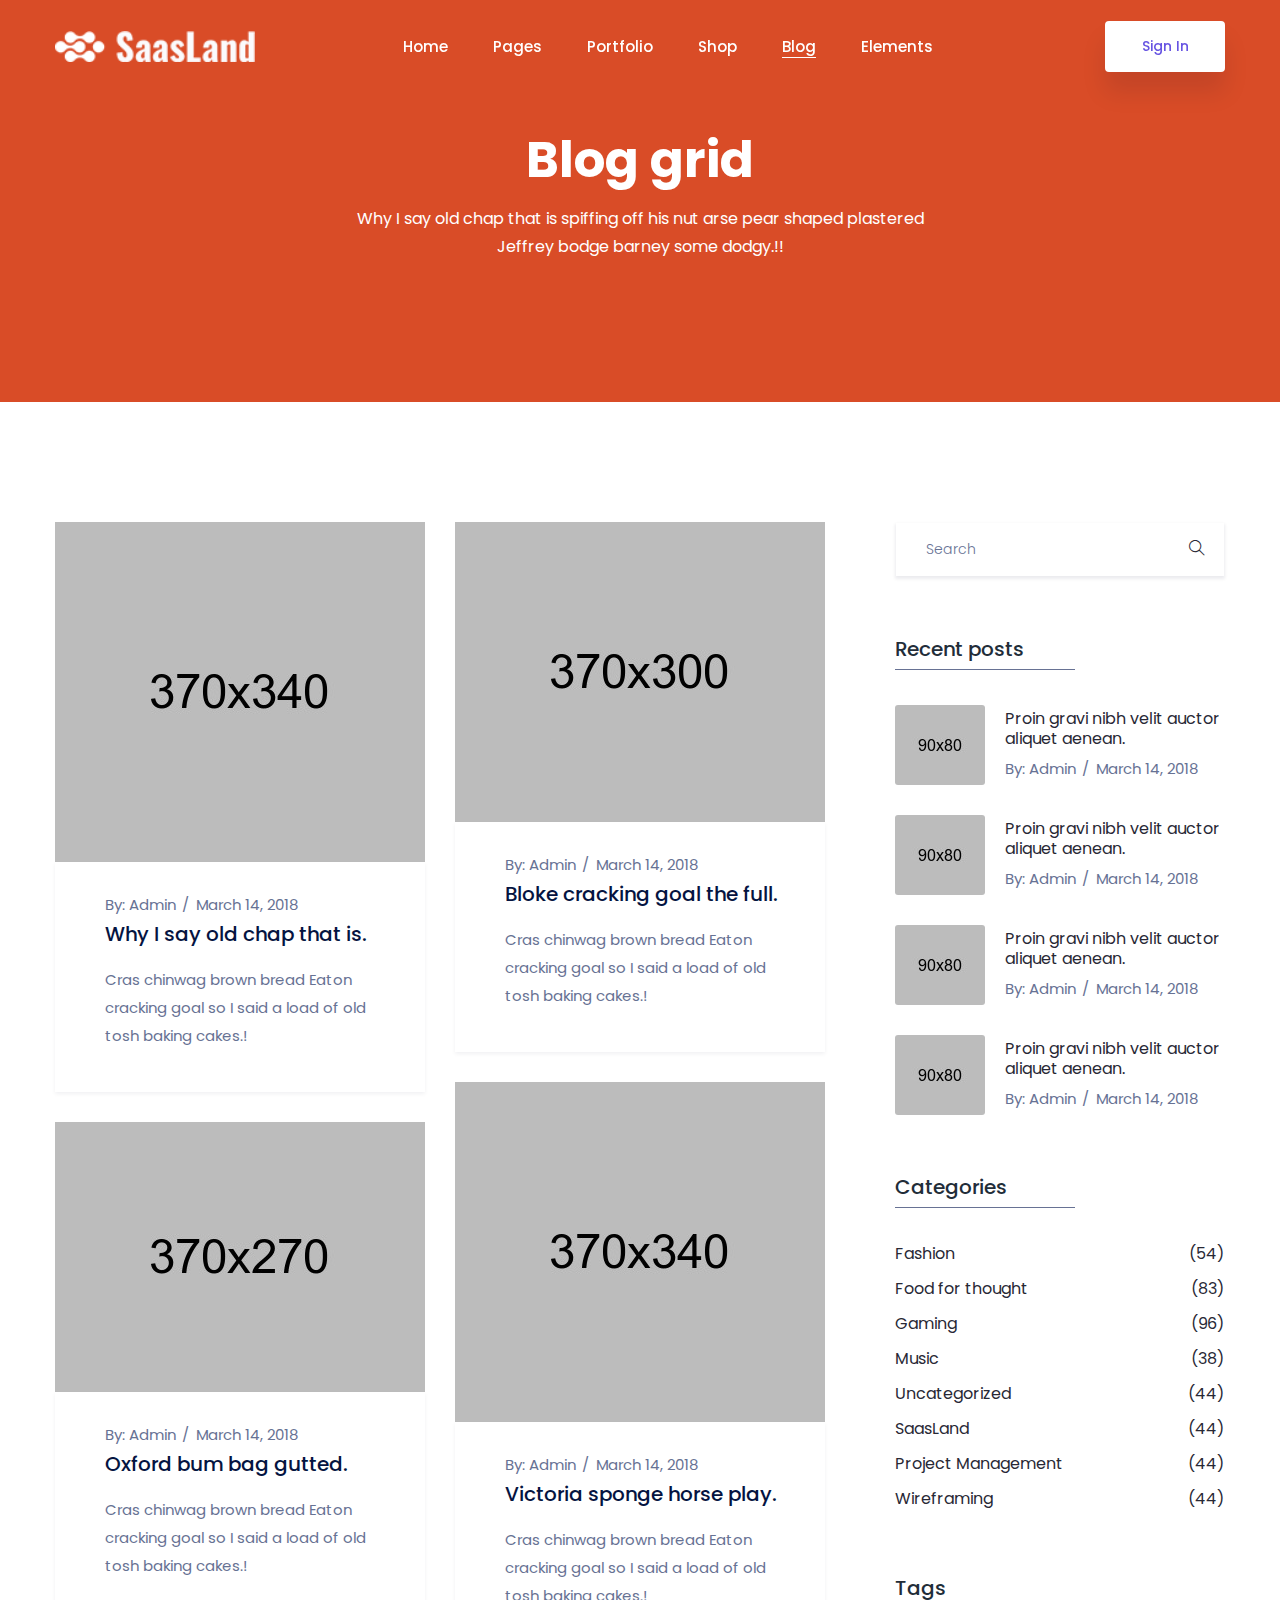
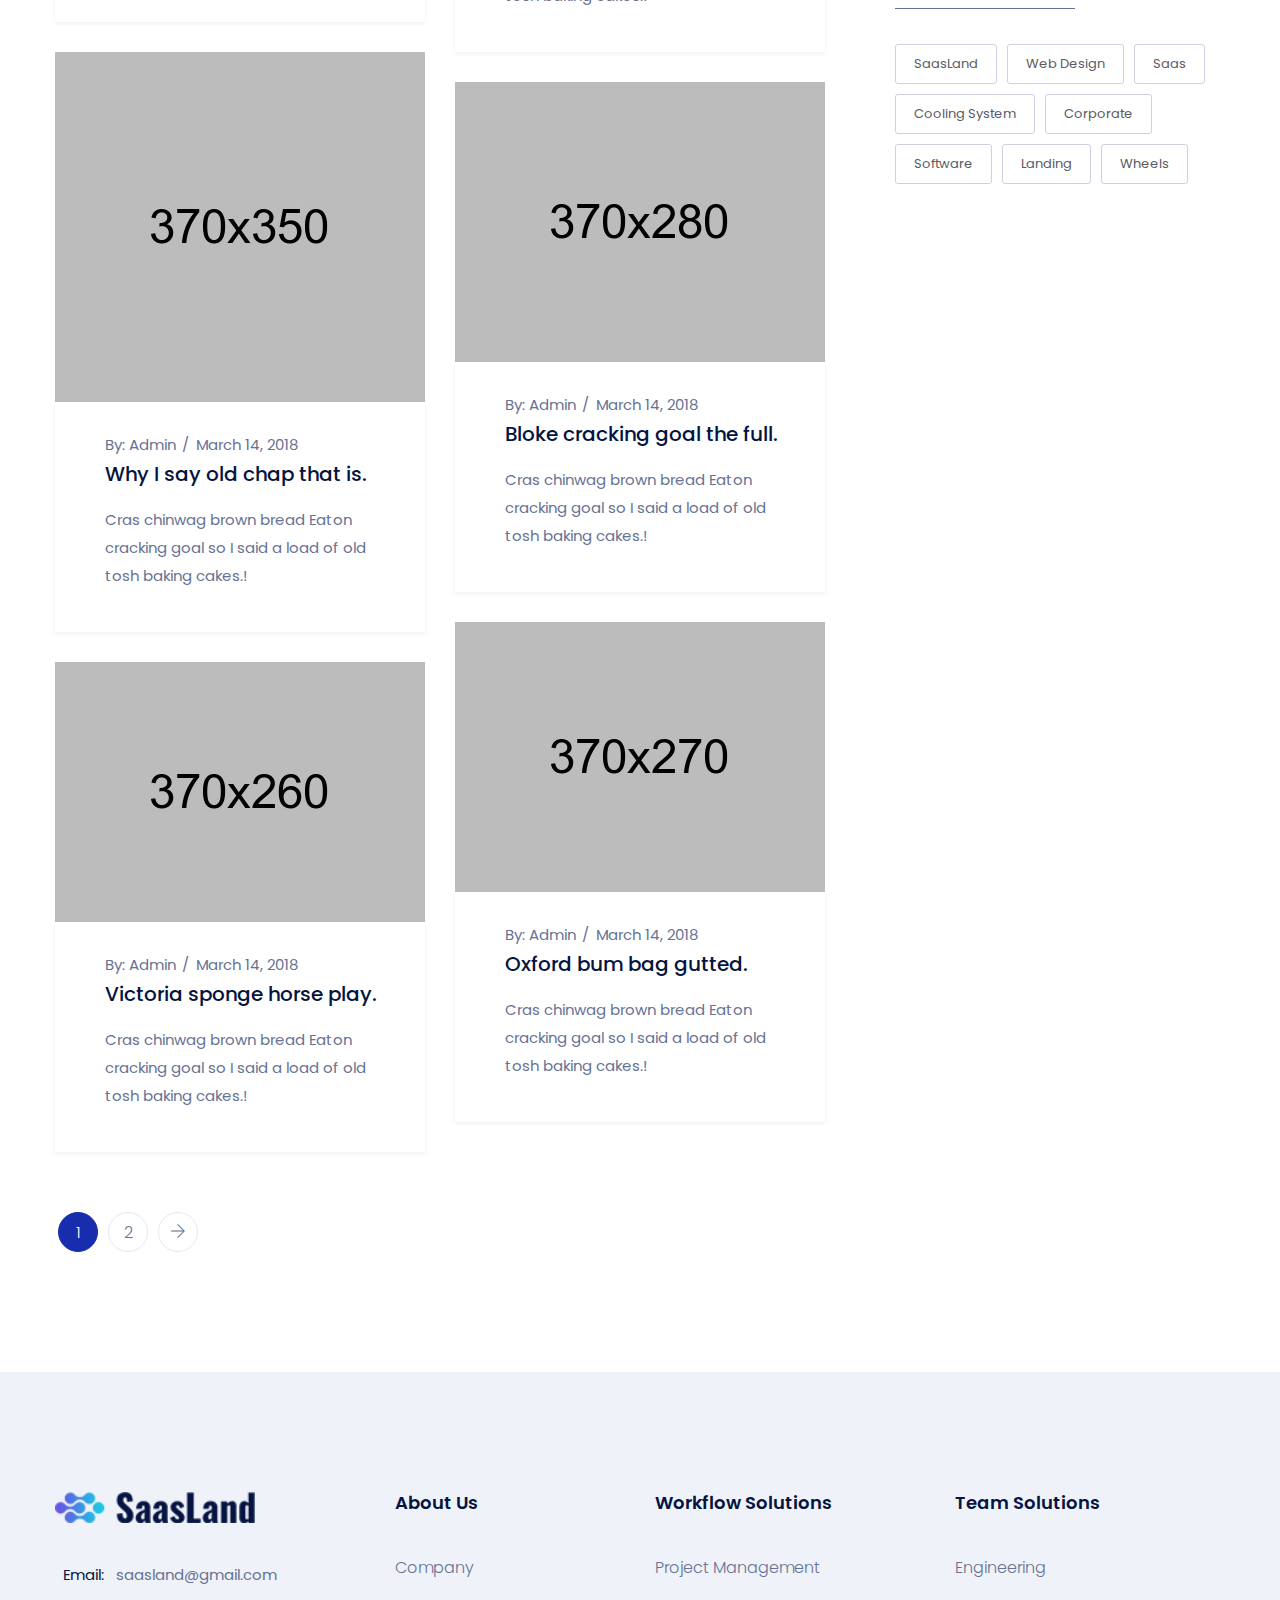
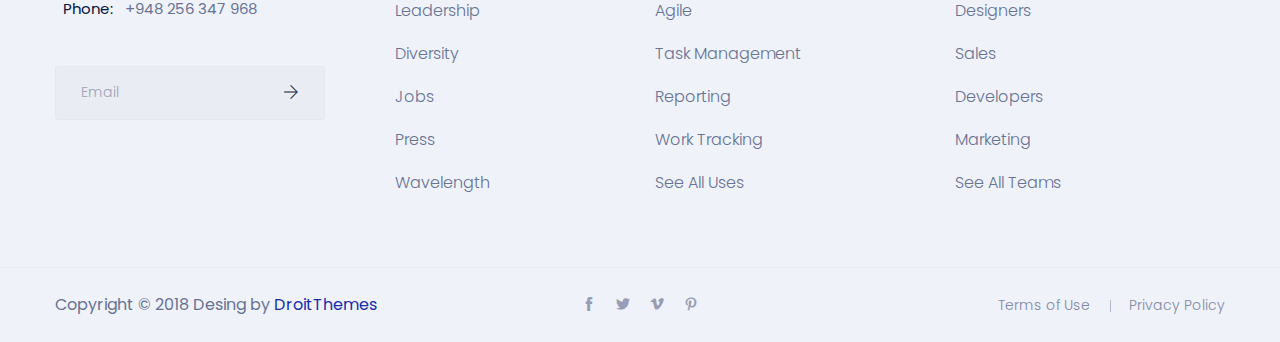
<file: blog-masonry-sidebar.html>
<!doctype html>
<html lang="en">

<head>
    <!-- Required meta tags -->
    <meta charset="utf-8">
    <meta name="viewport" content="width=device-width, initial-scale=1, shrink-to-fit=no">
    <link rel="shortcut icon" href="img/favicon.png" type="image/x-icon">
    <title>Saasland</title>
    <!-- Bootstrap CSS -->
    <link rel="stylesheet" href="css/bootstrap.min.css">
    <!--icon font css-->
    <link rel="stylesheet" href="vendors/themify-icon/themify-icons.css">
    <link rel="stylesheet" href="vendors/flaticon/flaticon.css">
    <link rel="stylesheet" href="vendors/animation/animate.css">
    <link rel="stylesheet" href="vendors/owl-carousel/assets/owl.carousel.min.css">
    <link rel="stylesheet" href="vendors/magnify-pop/magnific-popup.css">
    <link rel="stylesheet" href="vendors/nice-select/nice-select.css">
    <link rel="stylesheet" href="vendors/scroll/jquery.mCustomScrollbar.min.css">
    <link rel="stylesheet" href="css/style.css">
    <link rel="stylesheet" href="css/responsive.css">
</head>

<body>
    <div id="preloader">
        <div id="ctn-preloader" class="ctn-preloader">
            <div class="animation-preloader">
                <div class="spinner"></div>
                <div class="txt-loading">
                    <span data-text-preloader="S" class="letters-loading">
                        S
                    </span>
                    <span data-text-preloader="A" class="letters-loading">
                        A
                    </span>
                    <span data-text-preloader="A" class="letters-loading">
                        A
                    </span>
                    <span data-text-preloader="S" class="letters-loading">
                        S
                    </span>
                    <span data-text-preloader="L" class="letters-loading">
                        L
                    </span>
                    <span data-text-preloader="A" class="letters-loading">
                        A
                    </span>
                    <span data-text-preloader="N" class="letters-loading">
                        N
                    </span>
                    <span data-text-preloader="D" class="letters-loading">
                        D
                    </span>
                </div>
                <p class="text-center">Loading</p>
            </div>
            <div class="loader">
                <div class="row">
                    <div class="col-3 loader-section section-left">
                        <div class="bg"></div>
                    </div>
                    <div class="col-3 loader-section section-left">
                        <div class="bg"></div>
                    </div>
                    <div class="col-3 loader-section section-right">
                        <div class="bg"></div>
                    </div>
                    <div class="col-3 loader-section section-right">
                        <div class="bg"></div>
                    </div>
                </div>
            </div>
        </div>
    </div>
    <div class="body_wrapper">
        <header class="header_area">
            <nav class="navbar navbar-expand-lg menu_one menu_four">
                <div class="container">
                    <a class="navbar-brand sticky_logo" href="#"><img src="img/logo2.png" srcset="img/logo2x-2.png 2x" alt="logo"><img src="img/logo.png" srcset="img/logo2x.png 2x" alt=""></a>
                    <button class="navbar-toggler collapsed" type="button" data-toggle="collapse" data-target="#navbarSupportedContent" aria-controls="navbarSupportedContent" aria-expanded="false" aria-label="Toggle navigation">
                        <span class="menu_toggle">
                            <span class="hamburger">
                                <span></span>
                                <span></span>
                                <span></span>
                            </span>
                            <span class="hamburger-cross">
                                <span></span>
                                <span></span>
                            </span>
                        </span>
                    </button>

                    <div class="collapse navbar-collapse justify-content-between" id="navbarSupportedContent">
                        <ul class="navbar-nav menu w_menu ml-auto mr-auto">
                            <li class="nav-item dropdown submenu mega_menu mega_menu_two">
                                <a class="nav-link dropdown-toggle" href="#" role="button" data-toggle="dropdown" aria-haspopup="true" aria-expanded="false">
                                    Home
                                </a>
                                <div class="mega_menu_inner">
                                    <ul class="dropdown-menu">
                                        <li class="nav-item">
                                            <ul class="dropdown-menu scroll">
                                                <li class="nav-item">
                                                    <a href="home-prototype-two.html" class="item">
                                                        <span class="img">
                                                            <span class="rebon_tap">New</span>
                                                            <img src="img/mega-menu-img/Prototyping_Tool.jpg" alt="Prototyping Tool">
                                                        </span>
                                                        <span class="text">
                                                            Prototyping Tool
                                                        </span>
                                                    </a>
                                                </li>
                                                <li class="nav-item">
                                                    <a href="home-payment-processing.html" class="item">
                                                        <span class="img">
                                                            <img src="img/mega-menu-img/home16.jpg">
                                                        </span>
                                                        <span class="text">
                                                            Payment Processing
                                                        </span>
                                                    </a>
                                                </li>
                                                <li class="nav-item">
                                                    <a href="home-mail.html" class="item">
                                                        <span class="img">
                                                            <img src="img/mega-menu-img/home9.jpg">
                                                        </span>
                                                        <span class="text">
                                                            Email Client
                                                        </span>
                                                    </a>
                                                </li>
                                                <li class="nav-item">
                                                    <a href="home-startup.html" class="item">
                                                        <span class="img">
                                                            <img src="img/mega-menu-img/home15.jpg">
                                                        </span>
                                                        <span class="text">
                                                            Startup
                                                        </span>
                                                    </a>
                                                </li>
                                                <li class="nav-item">
                                                    <a href="home-saas.html" class="item">
                                                        <span class="img">
                                                            <img src="img/mega-menu-img/home17.jpg" alt="Classic Saas">
                                                        </span>
                                                        <span class="text">
                                                            Classic Saas
                                                        </span>
                                                    </a>
                                                </li>
                                                <li class="nav-item">
                                                    <a href="home-software-dark.html" class="item">
                                                        <span class="img">
                                                            <img src="img/mega-menu-img/home13.jpg" alt="Software (Dark)">
                                                        </span>
                                                        <span class="text">
                                                            Software (Dark)
                                                        </span>
                                                    </a>
                                                </li>
                                                <li class="nav-item">
                                                    <a href="home-app-showcase.html" class="item">
                                                        <span class="img">
                                                            <img src="img/mega-menu-img/home14.jpg" alt="App Showcase">
                                                        </span>
                                                        <span class="text">
                                                            App Showcase
                                                        </span>
                                                    </a></li>
                                                <li class="nav-item">
                                                    <a href="home-digital-marketing.html" class="item">
                                                        <span class="img">
                                                            <img src="img/mega-menu-img/home11.jpg" alt="Digital Marketing">
                                                        </span>
                                                        <span class="text">
                                                            Digital Marketing
                                                        </span>
                                                    </a>
                                                </li>
                                                <li class="nav-item">
                                                    <a href="home-cloud.html" class="item">
                                                        <span class="img">
                                                            <img src="img/mega-menu-img/home12.jpg" alt="Cloud Based Saas">
                                                        </span>
                                                        <span class="text">
                                                            Cloud Based Saas
                                                        </span>
                                                    </a>
                                                </li>
                                                <li class="nav-item">
                                                    <a href="home-startup-two.html" class="item">
                                                        <span class="img">
                                                            <img src="img/mega-menu-img/home4.jpg" alt="HR Management">
                                                        </span>
                                                        <span class="text">
                                                            HR Management
                                                        </span>
                                                    </a>
                                                </li>
                                                <li class="nav-item">
                                                    <a href="home-marketing-two.html" class="item">
                                                        <span class="img">
                                                            <img src="img/mega-menu-img/home3.jpg" alt="CRM Software">
                                                        </span>
                                                        <span class="text">
                                                            CRM Software
                                                        </span>
                                                    </a>
                                                </li>
                                                <li class="nav-item">
                                                    <a href="home-payment-style2.html" class="item">
                                                        <span class="img">
                                                            <img src="img/mega-menu-img/home1.jpg" alt="Accounts &amp; Billing">
                                                        </span>
                                                        <span class="text">
                                                            Accounts &amp; Billing
                                                        </span>
                                                    </a>
                                                </li>
                                                <li class="nav-item">
                                                    <a href="home-digital-marketing-two.html" class="item">
                                                        <span class="img">
                                                            <img src="img/mega-menu-img/home5.jpg" alt="Digital Agency">
                                                        </span>
                                                        <span class="text">
                                                            Digital Agency
                                                        </span>
                                                    </a>
                                                </li>
                                                <li class="nav-item">
                                                    <a href="home-project-management.html" class="item">
                                                        <span class="img">
                                                            <img src="img/mega-menu-img/home8.jpg" alt="Project Management">
                                                        </span>
                                                        <span class="text">
                                                            Project Management
                                                        </span>
                                                    </a>
                                                </li>
                                                <li class="nav-item">
                                                    <a href="home-saas-two.html" class="item">
                                                        <span class="img">
                                                            <img src="img/mega-menu-img/saas2-slider.png" alt="Saas 02 (Slider)">
                                                        </span>
                                                        <span class="text">
                                                            Saas 02 (Slider)
                                                        </span>
                                                    </a>
                                                </li>
                                                <li class="nav-item">
                                                    <a href="home-company.html" class="item">
                                                        <span class="img">
                                                            <img src="img/mega-menu-img/home2.jpg" alt="home2">
                                                        </span>
                                                        <span class="text">
                                                            Company
                                                        </span>
                                                    </a>
                                                </li>
                                            </ul>
                                        </li>
                                    </ul>
                                </div>
                            </li>
                            <li class="dropdown submenu nav-item"><a title="Pages" class="dropdown-toggle nav-link" data-toggle="dropdown" role="button" aria-haspopup="true" aria-expanded="false" href="#">Pages</a>
                                <ul role="menu" class=" dropdown-menu">
                                    <li class="dropdown submenu nav-item"><a title="Service" class="dropdown-toggle nav-link" data-toggle="dropdown" role="button" aria-haspopup="true" aria-expanded="false" href="#">Service <span class="arrow_carrot-right"></span> </a>
                                        <ul class=" dropdown-menu">
                                            <li class="nav-item"><a title="Service 01" class="nav-link" href="service-1.html">Service 01</a></li>
                                            <li class="nav-item"><a title="Service 02" class="nav-link" href="service-2.html">Service 02</a></li>
                                            <li class="nav-item"><a title="Service 03" class="nav-link" href="service-3.html">Service 03</a></li>
                                            <li class="nav-item"><a title="Service Details" class="nav-link" href="service-details.html">Service Details</a></li>
                                        </ul>
                                    </li>

                                    <li class="dropdown submenu nav-item"><a title="Career" class="dropdown-toggle nav-link" data-toggle="dropdown" role="button" aria-haspopup="true" aria-expanded="false" href="#">Career <span class="arrow_carrot-right"></span> </a>
                                        <ul class=" dropdown-menu">
                                            <li class="nav-item"><a title="Job Listing" class="nav-link" href="job-listing.html">Job Listing</a></li>
                                            <li class="nav-item"><a title="Job Details" class="nav-link" href="job-details.html">Job Details</a></li>
                                            <li class="nav-item"><a title="Apply Job" class="nav-link" href="job-apply.html">Apply Job</a></li>
                                        </ul>
                                    </li>

                                    <li class="nav-item"><a title="About" class="nav-link" href="about.html">About</a></li>

                                    <li class="nav-item"><a title="Process" class="nav-link" href="process.html">Process</a></li>


                                    <li class="nav-item"><a title="Pricing" class="nav-link" href="price.html">Pricing</a></li>

                                    <li class="dropdown submenu nav-item"><a title="Case Study" class="dropdown-toggle nav-link" data-toggle="dropdown" role="button" aria-haspopup="true" aria-expanded="false" href="#">Case Study<span class="arrow_carrot-right"></span> </a>
                                        <ul class=" dropdown-menu">
                                            <li class="nav-item"><a title="Case Study" class="nav-link" href="case-study.html">Case Study</a></li>
                                            <li class="nav-item"><a title="Case study Details" class="nav-link" href="case-study-details.html">Case Study Details</a></li>
                                        </ul>
                                    </li>

                                    <li class="nav-item"><a title="Team" class="nav-link" href="team.html">Team</a></li>

                                    <li class="dropdown submenu nav-item"><a title="Sign Up" class="dropdown-toggle nav-link" data-toggle="dropdown" role="button" aria-haspopup="true" aria-expanded="false" href="#">Sign Up <span class="arrow_carrot-right"></span> </a>
                                        <ul class=" dropdown-menu">
                                            <li class="nav-item"><a title="Sign Up 01" class="nav-link" href="sign-up-1.html">Sign Up 01</a></li>
                                            <li class="nav-item"><a title="Sign Up 02" class="nav-link" href="sign-up-2.html">Sign Up 02</a></li>

                                        </ul>
                                    </li>

                                    <li class="dropdown submenu nav-item"><a title="Login" class="dropdown-toggle nav-link" data-toggle="dropdown" role="button" aria-haspopup="true" aria-expanded="false" href="#">Login<span class="arrow_carrot-right"></span> </a>
                                        <ul class=" dropdown-menu">
                                            <li class="nav-item"><a title="Login 01" class="nav-link" href="login.html">Login 01</a></li>
                                            <li class="nav-item"><a title="Login 02" class="nav-link" href="login-two.html">Login 02</a></li>
                                        </ul>
                                    </li>
                                    <li class="nav-item"><a title="FAQ" class="nav-link" href="faq.html">FAQ</a></li>

                                    <li class="dropdown submenu nav-item"><a title="Contact" class="dropdown-toggle nav-link" data-toggle="dropdown" role="button" aria-haspopup="true" aria-expanded="false" href="#">Contact <span class="arrow_carrot-right"></span> </a>
                                        <ul role="menu" class="dropdown-menu">
                                            <li class="nav-item"><a title="Contact 01" class="nav-link" href="contact-1.html">Contact 01</a></li>
                                            <li class="nav-item"><a title="Contact  02" class="nav-link" href="contact-2.html">Contact 02</a></li>
                                        </ul>
                                    </li>

                                    <li class="nav-item"><a title="Thank You" class="nav-link" href="thanks.html">Thank You</a></li>
                                    <li class="nav-item"><a title="Coming Soon" class="nav-link" href="coming-soon.html">Coming Soon</a></li>

                                    <li class="dropdown submenu nav-item"><a title="404" class="dropdown-toggle nav-link" data-toggle="dropdown" role="button" aria-haspopup="true" aria-expanded="false" href="#">404<span class="arrow_carrot-right"></span> </a>
                                        <ul class=" dropdown-menu">
                                            <li class="nav-item"><a title="404 01" class="nav-link" href="404.html">404 01</a></li>
                                            <li class="nav-item"><a title="404 02" class="nav-link" href="404-two.html">404 02</a></li>
                                        </ul>
                                    </li>
                                </ul>
                            </li>
                            <li class="nav-item dropdown submenu mega_menu">
                                <a class="nav-link dropdown-toggle" href="#" role="button" data-toggle="dropdown" aria-haspopup="true" aria-expanded="false">
                                    Portfolio
                                </a>
                                <div class="mega_menu_inner">
                                    <ul class="dropdown-menu">
                                        <li class="nav-item">
                                            <a href="index.html" class="nav-link">Portfolio Grid</a>
                                            <ul class="dropdown-menu">
                                                <li class="nav-item"><a href="portfolio-grid-2col.html" class="nav-link">Style 1 (2 columns)</a></li>
                                                <li class="nav-item"><a href="portfolio-grid-3columns.html" class="nav-link">Style 1 (3 columns)</a></li>
                                                <li class="nav-item"><a href="portfolio-grid-4columns.html" class="nav-link">Style 1 (4 columns)</a></li>
                                                <li class="nav-item"><a href="portfolio-grid-2col-2.html" class="nav-link">Style 2 (2 columns)</a></li>
                                                <li class="nav-item"><a href="portfolio-grid-2col-3.html" class="nav-link">Style 2 (3 columns)</a></li>
                                                <li class="nav-item"><a href="portfolio-grid-2col-4.html" class="nav-link">Style 2 (4 columns)</a></li>
                                            </ul>
                                        </li>
                                        <li class="nav-item">
                                            <a href="index.html" class="nav-link">Portfolio Fluid</a>
                                            <ul class="dropdown-menu">
                                                <li class="nav-item"><a href="portfolio-fullwidth-3columns.html" class="nav-link">Style 1 (3 columns)</a></li>
                                                <li class="nav-item"><a href="portfolio-fullwidth-4columns.html" class="nav-link">Style 1 (4 columns)</a></li>
                                                <li class="nav-item"><a href="portfolio-grid-fullwidth1.html" class="nav-link">Style 2 (3 columns)</a></li>
                                                <li class="nav-item"><a href="portfolio-grid-fullwidth2.html" class="nav-link">Style 2 (4 columns)</a></li>
                                            </ul>
                                        </li>
                                        <li class="nav-item">
                                            <a href="index.html" class="nav-link">Portfolio Masonry</a>
                                            <ul class="dropdown-menu">
                                                <li class="nav-item"><a href="portfolio-mas-2col.html" class="nav-link">Style 1 (2 columns)</a></li>
                                                <li class="nav-item"><a href="portfolio-mas-3col.html" class="nav-link">Style 1 (3 columns)</a></li>
                                                <li class="nav-item"><a href="portfolio-mas-4col.html" class="nav-link">Style 1 (4 columns)</a></li>
                                                <li class="nav-item"><a href="portfolio-mas-3col-2.html" class="nav-link">Style 2 (3 columns)</a></li>
                                                <li class="nav-item"><a href="portfolio-mas-4col-2.html" class="nav-link">Style 2 (4 columns)</a></li>
                                            </ul>
                                        </li>
                                        <li class="nav-item">
                                            <a href="index.html" class="nav-link">Project details</a>
                                            <ul class="dropdown-menu">
                                                <li class="nav-item"><a href="portfolio-details-1.html" class="nav-link">Style 1</a></li>
                                                <li class="nav-item"><a href="portfolio-details-2.html" class="nav-link">Style 2</a></li>
                                                <li class="nav-item"><a href="portfolio-details-3.html" class="nav-link">Style 3</a></li>
                                            </ul>
                                        </li>
                                    </ul>
                                </div>
                            </li>
                            <li class="nav-item dropdown submenu">
                                <a class="nav-link dropdown-toggle" href="#" role="button" data-toggle="dropdown" aria-haspopup="true" aria-expanded="false">
                                    Shop
                                </a>
                                <ul class="dropdown-menu">
                                    <li class="nav-item"><a href="shop-grid.html" class="nav-link">Shop Grid</a></li>
                                    <li class="nav-item"><a href="shop-list.html" class="nav-link">Shop list</a></li>
                                    <li class="nav-item"><a href="product-details-1.html" class="nav-link">Product detail</a></li>
                                    <li class="nav-item"><a href="shoping-cart.html" class="nav-link">Shopping cart</a></li>
                                    <li class="nav-item"><a href="checkout.html" class="nav-link">Checkout</a></li>
                                    <li class="nav-item"><a href="wishlist.html" class="nav-link">Wishlist</a></li>
                                </ul>
                            </li>
                            <li class="nav-item dropdown submenu active">
                                <a class="nav-link dropdown-toggle" href="#" role="button" data-toggle="dropdown" aria-haspopup="true" aria-expanded="false">
                                    Blog
                                </a>
                                <ul class="dropdown-menu">
                                    <li class="nav-item"><a href="blog-grid.html" class="nav-link">Blog Grid</a></li>
                                    <li class="nav-item"><a href="blog-grid-two.html" class="nav-link">Blog Grid Two</a></li>
                                    <li class="nav-item"><a href="blog-list.html" class="nav-link">Blog List</a></li>
                                    <li class="nav-item"><a href="blog-right-sidebar.html" class="nav-link">Blog Right Sidebar</a></li>
                                    <li class="nav-item"><a href="blog-masonry.html" class="nav-link">Blog Masonry</a></li>
                                    <li class="nav-item"><a href="blog-masonry-two.html" class="nav-link">Blog Masonry Two</a></li>
                                    <li class="nav-item active"><a href="blog-masonry-sidebar.html" class="nav-link">Blog Masonry Sidebar</a></li>
                                    <li class="nav-item"><a href="blog-masonry-sidebar-two.html" class="nav-link">Blog Masonry Sidebar Two</a></li>
                                    <li class="nav-item"><a href="blog-single.html" class="nav-link">Blog Single</a></li>
                                    <li class="nav-item"><a href="blog-single-two.html" class="nav-link">Blog Single Two</a></li>
                                </ul>
                            </li>
                            <li class="nav-item dropdown submenu mega_menu">
                                <a class="nav-link dropdown-toggle" href="#" role="button" data-toggle="dropdown" aria-haspopup="true" aria-expanded="false">
                                Elements 
                                </a>
                                <div class="mega_menu_inner">
                                    <ul class="dropdown-menu">
                                        <li class="nav-item">
                                            <a class="nav-link">Elements 01</a>
                                            <ul class="dropdown-menu">
                                                <li class="nav-item"><a href="Accordion.html" class="nav-link">Accordions</a></li>
                                                <li class="nav-item"><a href="button.html" class="nav-link">Buttons</a></li>
                                                <li class="nav-item"><a href="team.html" class="nav-link">Team</a></li>
                                                <li class="nav-item"><a href="integration.html" class="nav-link">Integration</a></li>
                                                <li class="nav-item"><a href="client.html" class="nav-link">Clients</a></li>
                                                <li class="nav-item"><a href="subscribe.html" class="nav-link">Subscribe</a></li>
                                                <li class="nav-item"><a href="call-to-action.html" class="nav-link">Call to Action</a></li>
                                                <li class="nav-item"><a href="tab.html" class="nav-link">Tab</a></li>
                                            </ul>
                                        </li>

                                        <li class="nav-item">
                                            <a class="nav-link">Elements 02</a>
                                            <ul class="dropdown-menu">
                                                <li class="nav-item"><a href="testimonial.html" class="nav-link">Testimonials</a></li>
                                                <li class="nav-item"><a href="video.html" class="nav-link">Video</a></li>
                                                <li class="nav-item"><a href="carosuel.html" class="nav-link">Carosuel</a></li>
                                                <li class="nav-item"><a href="google-map.html" class="nav-link">Google Map</a></li>
                                                <li class="nav-item"><a href="contact-form.html" class="nav-link">Contact Form</a></li>
                                                <li class="nav-item"><a href="process.html" class="nav-link">Process</a></li>
                                                <li class="nav-item"><a href="getapp.html" class="nav-link">Get App</a></li>
                                            </ul>
                                        </li>
                                        <li class="nav-item">
                                            <a class="nav-link">Elements 03</a>
                                            <ul class="dropdown-menu">
                                                <li class="nav-item"><a href="heading.html" class="nav-link">Heading</a></li>
                                                <li class="nav-item"><a href="blockquote.html" class="nav-link">Blockquote</a></li>
                                                <li class="nav-item"><a href="price.html" class="nav-link">Pricing Table</a></li>
                                                <li class="nav-item"><a href="fun-fact.html" class="nav-link">Fun Fact</a></li>
                                                <li class="nav-item"><a href="coming-soon.html" class="nav-link">Countdown Timer</a></li>
                                                <li class="nav-item"><a href="pagination.html" class="nav-link">Pagination</a></li>
                                                <li class="nav-item"><a href="heading-style.html" class="nav-link">Heading Elements</a></li>
                                                <li class="nav-item"><a href="alart.html" class="nav-link">Alart</a></li>
                                            </ul>
                                        </li>
                                        <li class="nav-item">
                                            <a class="nav-link">
                                            Headers
                                            </a>
                                            <ul class="dropdown-menu">
                                                <li class="nav-item"><a href="header-dark.html" class="nav-link">Header Dark</a></li>
                                                <li class="nav-item"><a href="header-style2.html" class="nav-link">Header Style 2</a></li>
                                                <li class="nav-item"><a href="header-style3.html" class="nav-link">Header Style 3</a></li>
                                                <li class="nav-item"><a href="header-style4.html" class="nav-link">Header Style 4</a></li>
                                                <li class="nav-item"><a href="header-style5.html" class="nav-link">Header Style 5</a></li>
                                                <li class="nav-item"><a href="header-style6.html" class="nav-link">Header Style 6</a></li>
                                                <li class="nav-item"><a href="header-style7.html" class="nav-link">Header Style 7</a></li>
                                                <li class="nav-item"><a href="header-style8.html" class="nav-link">Header Style 8</a></li>
                                            </ul>
                                        </li> 
                                    </ul>
                                </div>
                            </li>
                        </ul>
                        <a class="btn_get btn_hover hidden-sm hidden-xs" href="#get-app">Sign In</a>
                    </div>
                </div>
            </nav>
        </header>

        <section class="breadcrumb_area">
            <img class="breadcrumb_shap" src="img/breadcrumb/banner_bg.png" alt="">
            <div class="container">
                <div class="breadcrumb_content text-center">
                    <h1 class="f_p f_700 f_size_50 w_color l_height50 mb_20">Blog grid</h1>
                    <p class="f_400 w_color f_size_16 l_height26">Why I say old chap that is spiffing off his nut arse pear shaped plastered<br> Jeffrey bodge barney some dodgy.!!</p>
                </div>
            </div>
        </section>

        <section class="blog_area sec_pad">
            <div class="container">
                <div class="row">
                    <div class="col-lg-8">
                        <div class="row" id="blog_masonry">
                            <div class="col-lg-6 col-sm-6">
                                <div class="blog_grid_item mb-30">
                                    <div class="blog_img">
                                        <img src="img/blog-grid/masonry_01.jpg" alt="">
                                    </div>
                                    <div class="blog_content">
                                        <div class="entry_post_info">
                                            By: <a href="#">Admin</a>
                                            <a href="#">March 14, 2018</a>
                                        </div>
                                        <a href="#">
                                            <h5 class="f_p f_size_20 f_500 t_color mb_20">Why I say old chap that is.</h5>
                                        </a>
                                        <p class="f_400 mb-0">Cras chinwag brown bread Eaton cracking goal so I said a load of old tosh baking cakes.!</p>
                                    </div>
                                </div>
                            </div>
                            <div class="col-lg-6 col-sm-6">
                                <div class="blog_grid_item mb-30">
                                    <div class="blog_img">
                                        <img src="img/blog-grid/masonry_02.jpg" alt="">
                                    </div>
                                    <div class="blog_content">
                                        <div class="entry_post_info">
                                            By: <a href="#">Admin</a>
                                            <a href="#">March 14, 2018</a>
                                        </div>
                                        <a href="#">
                                            <h5 class="f_p f_size_20 f_500 t_color mb_20">Bloke cracking goal the full.</h5>
                                        </a>
                                        <p class="f_400 mb-0">Cras chinwag brown bread Eaton cracking goal so I said a load of old tosh baking cakes.!</p>
                                    </div>
                                </div>
                            </div>
                            <div class="col-lg-6 col-sm-6">
                                <div class="blog_grid_item mb-30">
                                    <div class="blog_img">
                                        <img src="img/blog-grid/masonry_04.jpg" alt="">
                                    </div>
                                    <div class="blog_content">
                                        <div class="entry_post_info">
                                            By: <a href="#">Admin</a>
                                            <a href="#">March 14, 2018</a>
                                        </div>
                                        <a href="#">
                                            <h5 class="f_p f_size_20 f_500 t_color mb_20">Victoria sponge horse play.</h5>
                                        </a>
                                        <p class="f_400 mb-0">Cras chinwag brown bread Eaton cracking goal so I said a load of old tosh baking cakes.!</p>
                                    </div>
                                </div>
                            </div>
                            <div class="col-lg-6 col-sm-6">
                                <div class="blog_grid_item mb-30">
                                    <div class="blog_img">
                                        <img src="img/blog-grid/masonry_03.jpg" alt="">
                                    </div>
                                    <div class="blog_content">
                                        <div class="entry_post_info">
                                            By: <a href="#">Admin</a>
                                            <a href="#">March 14, 2018</a>
                                        </div>
                                        <a href="#">
                                            <h5 class="f_p f_size_20 f_500 t_color mb_20">Oxford bum bag gutted.</h5>
                                        </a>
                                        <p class="f_400 mb-0">Cras chinwag brown bread Eaton cracking goal so I said a load of old tosh baking cakes.!</p>
                                    </div>
                                </div>
                            </div>
                            <div class="col-lg-6 col-sm-6">
                                <div class="blog_grid_item mb-30">
                                    <div class="blog_img">
                                        <img src="img/blog-grid/masonry_05.jpg" alt="">
                                    </div>
                                    <div class="blog_content">
                                        <div class="entry_post_info">
                                            By: <a href="#">Admin</a>
                                            <a href="#">March 14, 2018</a>
                                        </div>
                                        <a href="#">
                                            <h5 class="f_p f_size_20 f_500 t_color mb_20">Why I say old chap that is.</h5>
                                        </a>
                                        <p class="f_400 mb-0">Cras chinwag brown bread Eaton cracking goal so I said a load of old tosh baking cakes.!</p>
                                    </div>
                                </div>
                            </div>
                            <div class="col-lg-6 col-sm-6">
                                <div class="blog_grid_item mb-30">
                                    <div class="blog_img">
                                        <img src="img/blog-grid/masonry_06.jpg" alt="">
                                    </div>
                                    <div class="blog_content">
                                        <div class="entry_post_info">
                                            By: <a href="#">Admin</a>
                                            <a href="#">March 14, 2018</a>
                                        </div>
                                        <a href="#">
                                            <h5 class="f_p f_size_20 f_500 t_color mb_20">Bloke cracking goal the full.</h5>
                                        </a>
                                        <p class="f_400 mb-0">Cras chinwag brown bread Eaton cracking goal so I said a load of old tosh baking cakes.!</p>
                                    </div>
                                </div>
                            </div>
                            <div class="col-lg-6 col-sm-6">
                                <div class="blog_grid_item mb-30">
                                    <div class="blog_img">
                                        <img src="img/blog-grid/masonry_07.jpg" alt="">
                                    </div>
                                    <div class="blog_content">
                                        <div class="entry_post_info">
                                            By: <a href="#">Admin</a>
                                            <a href="#">March 14, 2018</a>
                                        </div>
                                        <a href="#">
                                            <h5 class="f_p f_size_20 f_500 t_color mb_20">Oxford bum bag gutted.</h5>
                                        </a>
                                        <p class="f_400 mb-0">Cras chinwag brown bread Eaton cracking goal so I said a load of old tosh baking cakes.!</p>
                                    </div>
                                </div>
                            </div>
                            <div class="col-lg-6 col-sm-6">
                                <div class="blog_grid_item mb-30">
                                    <div class="blog_img">
                                        <img src="img/blog-grid/masonry_08.jpg" alt="">
                                    </div>
                                    <div class="blog_content">
                                        <div class="entry_post_info">
                                            By: <a href="#">Admin</a>
                                            <a href="#">March 14, 2018</a>
                                        </div>
                                        <a href="#">
                                            <h5 class="f_p f_size_20 f_500 t_color mb_20">Victoria sponge horse play.</h5>
                                        </a>
                                        <p class="f_400 mb-0">Cras chinwag brown bread Eaton cracking goal so I said a load of old tosh baking cakes.!</p>
                                    </div>
                                </div>
                            </div>
                            <ul class="col-lg-12 list-unstyled page-numbers shop_page_number text-left mt_30">
                                <li><span aria-current="page" class="page-numbers current">1</span></li>
                                <li><a class="page-numbers" href="#">2</a></li>
                                <li><a class="next page-numbers" href="#"><i class="ti-arrow-right"></i></a></li>
                            </ul>
                        </div>
                    </div>
                    <div class="col-lg-4">
                        <div class="blog-sidebar">
                            <div class="widget sidebar_widget widget_search">
                                <form action="#" class="search-form input-group">
                                    <input type="search" class="form-control widget_input" placeholder="Search">
                                    <button type="submit"><i class="ti-search"></i></button>
                                </form>
                            </div>
                            <div class="widget sidebar_widget widget_recent_post mt_60">
                                <div class="widget_title">
                                    <h3 class="f_p f_size_20 t_color3">Recent posts</h3>
                                    <div class="border_bottom"></div>
                                </div>
                                <div class="media post_item">
                                    <img src="img/blog-grid/post_1.jpg" alt="">
                                    <div class="media-body">
                                        <a href="#">
                                            <h3 class="f_size_16 f_p f_400">Proin gravi nibh velit auctor aliquet aenean.</h3>
                                        </a>
                                        <div class="entry_post_info">
                                            By: <a href="#">Admin</a>
                                            <a href="#">March 14, 2018</a>
                                        </div>
                                    </div>
                                </div>
                                <div class="media post_item">
                                    <img src="img/blog-grid/post_2.jpg" alt="">
                                    <div class="media-body">
                                        <a href="#">
                                            <h3 class="f_size_16 f_p f_400">Proin gravi nibh velit auctor aliquet aenean.</h3>
                                        </a>
                                        <div class="entry_post_info">
                                            By: <a href="#">Admin</a>
                                            <a href="#">March 14, 2018</a>
                                        </div>
                                    </div>
                                </div>
                                <div class="media post_item">
                                    <img src="img/blog-grid/post_3.jpg" alt="">
                                    <div class="media-body">
                                        <a href="#">
                                            <h3 class="f_size_16 f_p f_400">Proin gravi nibh velit auctor aliquet aenean.</h3>
                                        </a>
                                        <div class="entry_post_info">
                                            By: <a href="#">Admin</a>
                                            <a href="#">March 14, 2018</a>
                                        </div>
                                    </div>
                                </div>
                                <div class="media post_item">
                                    <img src="img/blog-grid/post_4.jpg" alt="">
                                    <div class="media-body">
                                        <a href="#">
                                            <h3 class="f_size_16 f_p f_400">Proin gravi nibh velit auctor aliquet aenean.</h3>
                                        </a>
                                        <div class="entry_post_info">
                                            By: <a href="#">Admin</a>
                                            <a href="#">March 14, 2018</a>
                                        </div>
                                    </div>
                                </div>
                            </div>
                            <div class="widget sidebar_widget widget_categorie mt_60">
                                <div class="widget_title">
                                    <h3 class="f_p f_size_20 t_color3">Categories</h3>
                                    <div class="border_bottom"></div>
                                </div>
                                <ul class="list-unstyled">
                                    <li> <a href="#"><span>Fashion</span><em>(54)</em></a> </li>
                                    <li> <a href="#"><span>Food for thought</span><em>(83)</em></a> </li>
                                    <li> <a href="#"><span>Gaming</span><em>(96)</em></a> </li>
                                    <li> <a href="#"><span>Music</span><em>(38)</em></a> </li>
                                    <li> <a href="#"><span>Uncategorized</span><em>(44)</em></a> </li>
                                    <li> <a href="#"><span>SaasLand</span><em>(44)</em></a> </li>
                                    <li> <a href="#"><span>Project Management</span><em>(44)</em></a> </li>
                                    <li> <a href="#"><span>Wireframing</span><em>(44)</em></a> </li>
                                </ul>
                            </div>
                            <div class="widget sidebar_widget widget_tag_cloud mt_60">
                                <div class="widget_title">
                                    <h3 class="f_p f_size_20 t_color3">Tags</h3>
                                    <div class="border_bottom"></div>
                                </div>
                                <div class="post-tags">
                                    <a href="#">SaasLand</a>
                                    <a href="#">Web Design</a>
                                    <a href="#">Saas</a>
                                    <a href="#">Cooling System</a>
                                    <a href="#">Corporate</a>
                                    <a href="#">Software</a>
                                    <a href="#">Landing</a>
                                    <a href="#">Wheels</a>
                                </div>
                            </div>
                        </div>
                    </div>

                </div>
            </div>
        </section>

        <footer class="footer_area footer_area_four f_bg">
            <div class="footer_top">
                <div class="container">
                    <div class="row">
                        <div class="col-lg-3 col-md-6">
                            <div class="f_widget company_widget">
                                <a href="index.html" class="f-logo"><img src="img/logo.png" srcset="img/logo2x.png 2x" alt=""></a>
                                <div class="widget-wrap">
                                    <p class="f_400 f_p f_size_15 mb-0 l_height34"><span>Email:</span> <a href="mailto:saasland@gmail.com" class="f_400">saasland@gmail.com</a></p>
                                    <p class="f_400 f_p f_size_15 mb-0 l_height34"><span>Phone:</span> <a href="tel:948256347968" class="f_400">+948 256 347 968</a></p>
                                </div>
                                <form action="#" class="f_subscribe mailchimp" method="post">
                                    <input type="text" name="EMAIL" class="form-control memail" placeholder="Email">
                                    <button class="btn btn-submit" type="submit"><i class="ti-arrow-right"></i></button>
                                    <p class="mchimp-errmessage" style="display: none;"></p>
                                    <p class="mchimp-sucmessage" style="display: none;"></p>
                                </form>
                            </div>
                        </div>
                        <div class="col-lg-3 col-md-6">
                            <div class="f_widget about-widget pl_40">
                                <h3 class="f-title f_600 t_color f_size_18 mb_40">About Us</h3>
                                <ul class="list-unstyled f_list">
                                    <li><a href="#">Company</a></li>
                                    <li><a href="#">Leadership</a></li>
                                    <li><a href="#">Diversity</a></li>
                                    <li><a href="#">Jobs</a></li>
                                    <li><a href="#">Press</a></li>
                                    <li><a href="#">Wavelength</a></li>
                                </ul>
                            </div>
                        </div>
                        <div class="col-lg-3 col-md-6">
                            <div class="f_widget about-widget">
                                <h3 class="f-title f_600 t_color f_size_18 mb_40">Workflow Solutions</h3>
                                <ul class="list-unstyled f_list">
                                    <li><a href="#">Project Management</a></li>
                                    <li><a href="#">Agile</a></li>
                                    <li><a href="#">Task Management</a></li>
                                    <li><a href="#">Reporting</a></li>
                                    <li><a href="#">Work Tracking</a></li>
                                    <li><a href="#">See All Uses</a></li>
                                </ul>
                            </div>
                        </div>
                        <div class="col-lg-3 col-md-6">
                            <div class="f_widget about-widget">
                                <h3 class="f-title f_600 t_color f_size_18 mb_40">Team Solutions</h3>
                                <ul class="list-unstyled f_list">
                                    <li><a href="#">Engineering</a></li>
                                    <li><a href="#">Designers</a></li>
                                    <li><a href="#">Sales</a></li>
                                    <li><a href="#">Developers</a></li>
                                    <li><a href="#">Marketing</a></li>
                                    <li><a href="#">See All Teams</a></li>
                                </ul>
                            </div>
                        </div>
                    </div>
                </div>
            </div>
            <div class="footer_bottom">
                <div class="container">
                    <div class="row align-items-center">
                        <div class="col-lg-4 col-md-5 col-sm-6">
                            <p class="mb-0 f_400">Copyright © 2018 Desing by <a href="#">DroitThemes</a></p>
                        </div>
                        <div class="col-lg-4 col-md-3 col-sm-6">
                            <div class="f_social_icon_two text-center">
                                <a href="#"><i class="ti-facebook"></i></a>
                                <a href="#"><i class="ti-twitter-alt"></i></a>
                                <a href="#"><i class="ti-vimeo-alt"></i></a>
                                <a href="#"><i class="ti-pinterest"></i></a>
                            </div>
                        </div>
                        <div class="col-lg-4 col-md-4 col-sm-12">
                            <ul class="list-unstyled f_menu text-right">
                                <li><a href="#">Terms of Use</a></li>
                                <li><a href="#">Privacy Policy</a></li>
                            </ul>
                        </div>
                    </div>
                </div>
            </div>
        </footer>
    </div>
    <!-- Optional JavaScript -->
    <!-- jQuery first, then Popper.js, then Bootstrap JS -->
    <script src="js/jquery-3.2.1.min.js"></script>
    <script src="js/propper.js"></script>
    <script src="js/bootstrap.min.js"></script>
    <script src="vendors/wow/wow.min.js"></script>
    <script src="vendors/sckroller/jquery.parallax-scroll.js"></script>
    <script src="vendors/owl-carousel/owl.carousel.min.js"></script>
    <script src="vendors/imagesloaded/imagesloaded.pkgd.min.js"></script>
    <script src="vendors/isotope/isotope-min.js"></script>
    <script src="vendors/magnify-pop/jquery.magnific-popup.min.js"></script>
    <script src="vendors/nice-select/jquery.nice-select.min.js"></script>
    <script src="vendors/scroll/jquery.mCustomScrollbar.concat.min.js"></script>
    <script src="js/plugins.js"></script>
    <script src="js/main.js"></script>
</body>

</html>
</file>
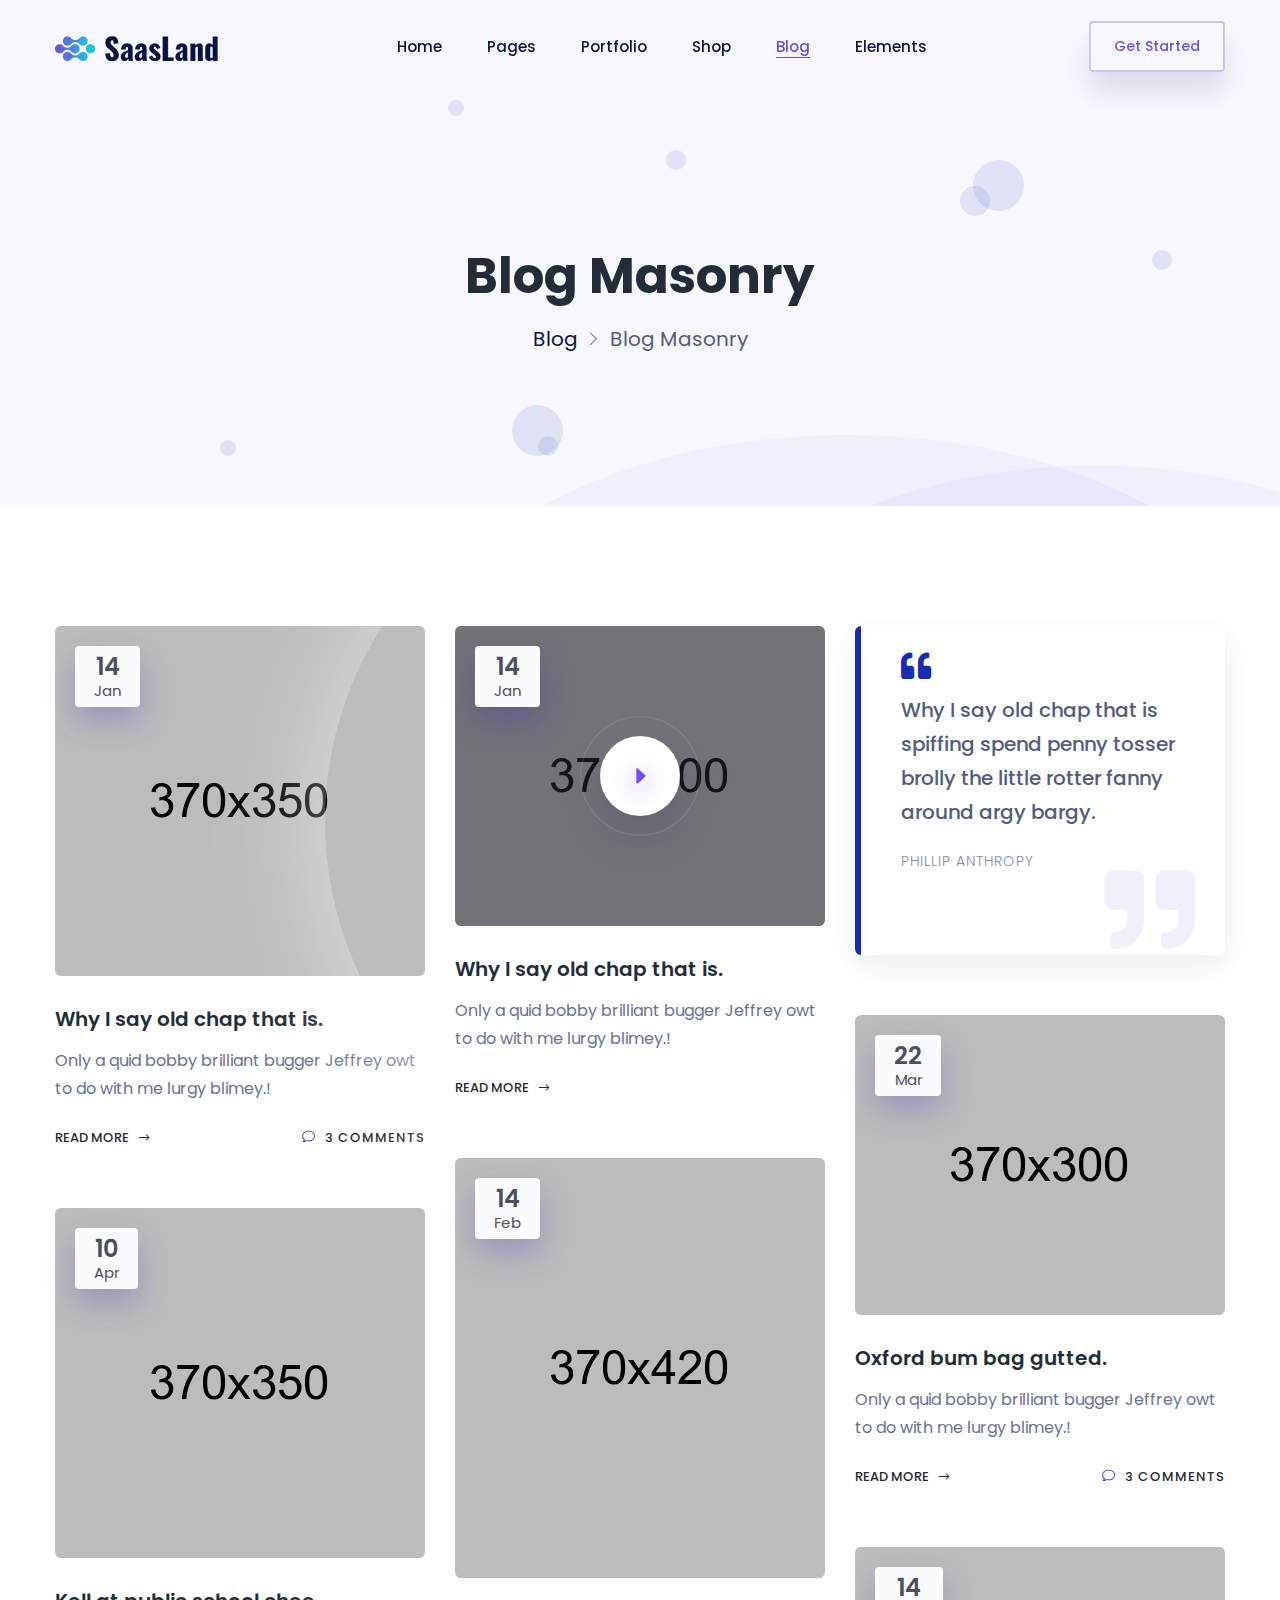
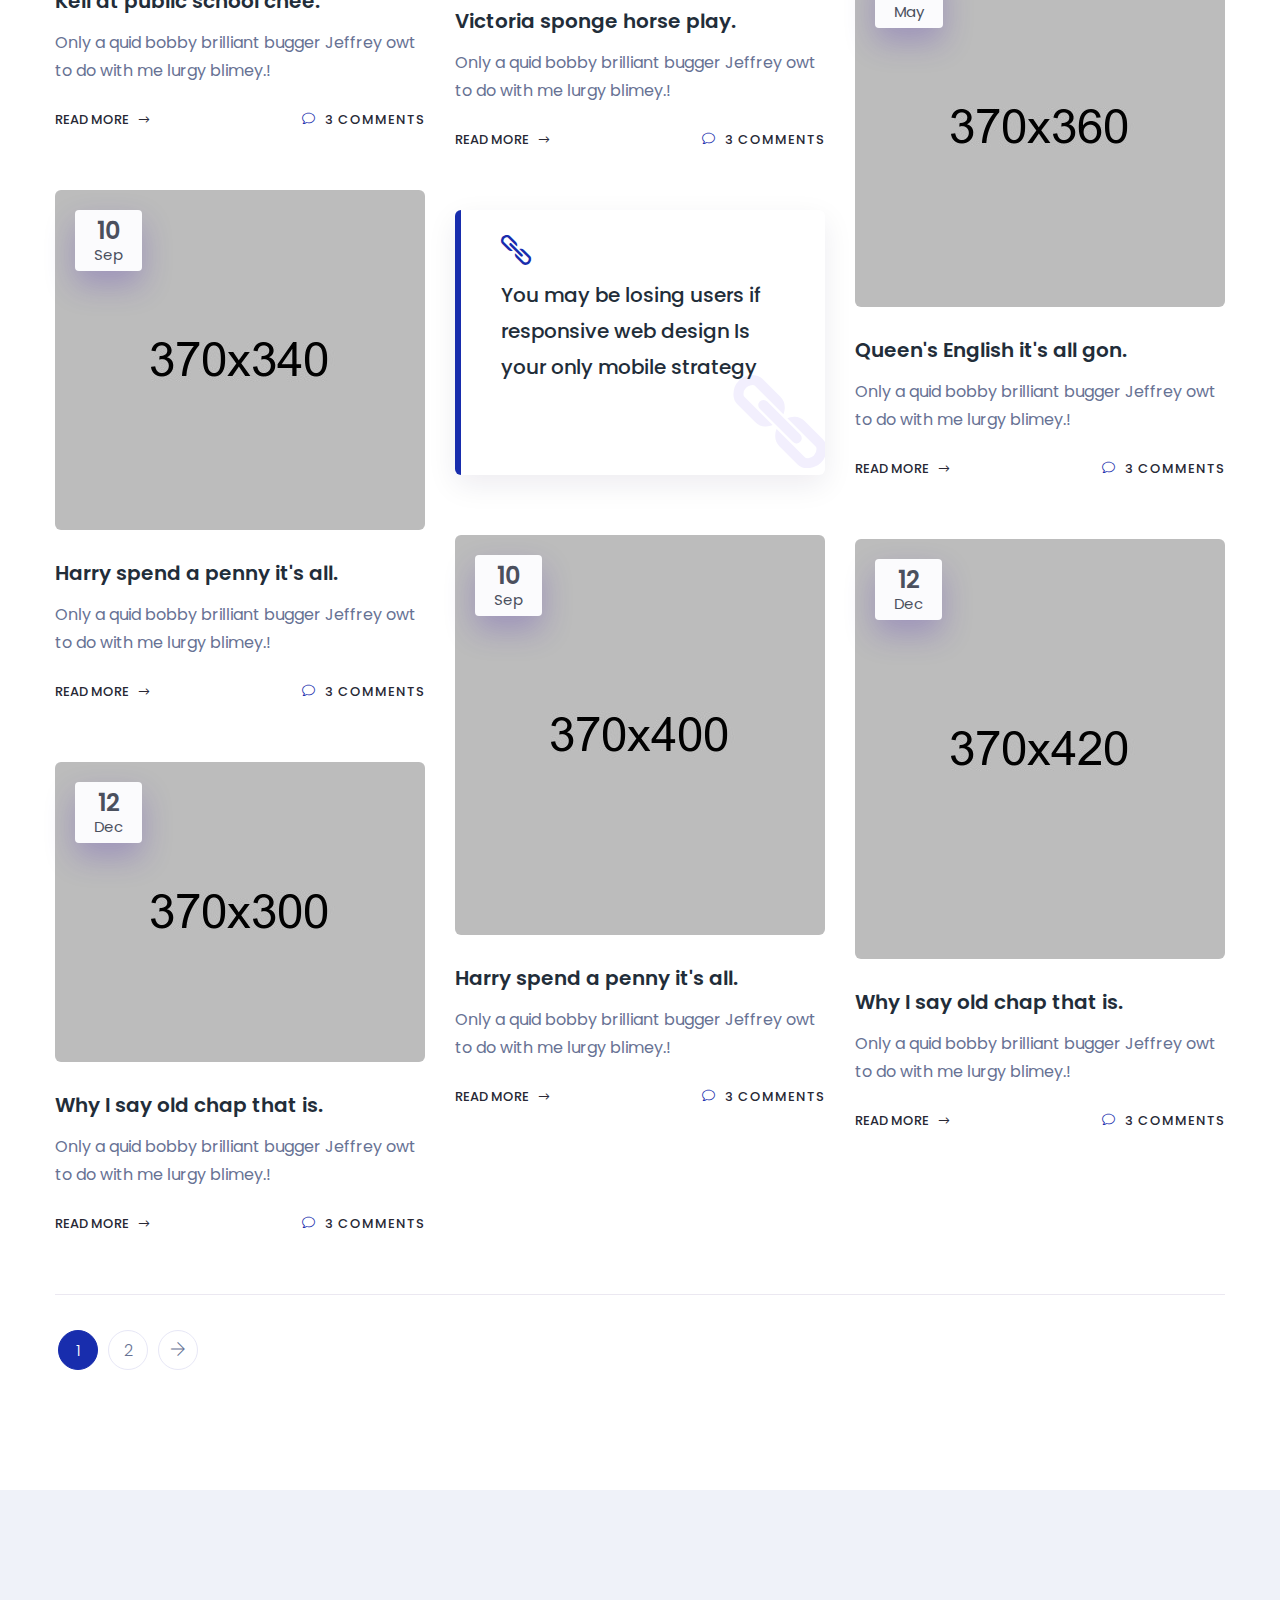
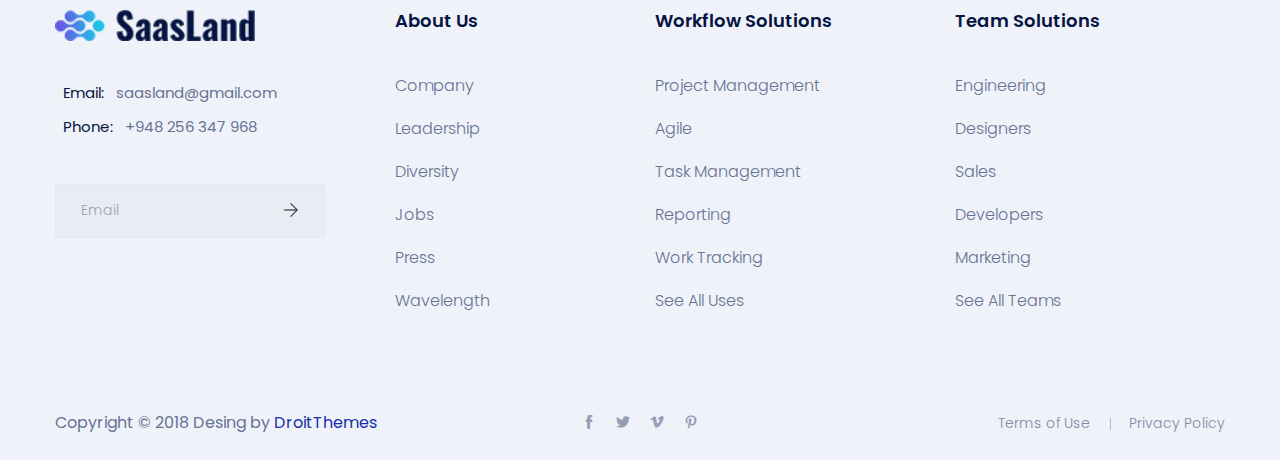
<file: blog-masonry-two.html>
<!doctype html>
<html lang="en">

<head>
    <!-- Required meta tags -->
    <meta charset="utf-8">
    <meta name="viewport" content="width=device-width, initial-scale=1, shrink-to-fit=no">
    <link rel="shortcut icon" href="img/favicon.png" type="image/x-icon">
    <title>Saasland</title>
    <!-- Bootstrap CSS -->
    <link rel="stylesheet" href="css/bootstrap.min.css">
    <!--icon font css-->
    <link rel="stylesheet" href="vendors/themify-icon/themify-icons.css">
    <link rel="stylesheet" href="vendors/flaticon/flaticon.css">
    <link rel="stylesheet" href="vendors/animation/animate.css">
    <link rel="stylesheet" href="vendors/owl-carousel/assets/owl.carousel.min.css">
    <link rel="stylesheet" href="vendors/magnify-pop/magnific-popup.css">
    <link rel="stylesheet" href="vendors/nice-select/nice-select.css">
    <link rel="stylesheet" href="vendors/font-awesome/css/all.css">
    <link rel="stylesheet" href="vendors/elagent/style.css">
    <link rel="stylesheet" href="vendors/scroll/jquery.mCustomScrollbar.min.css">
    <link rel="stylesheet" href="css/style.css">
    <link rel="stylesheet" href="css/responsive.css">
</head>

<body>
    <div id="preloader">
        <div id="ctn-preloader" class="ctn-preloader">
            <div class="animation-preloader">
                <div class="spinner"></div>
                <div class="txt-loading">
                    <span data-text-preloader="S" class="letters-loading">
                        S
                    </span>
                    <span data-text-preloader="A" class="letters-loading">
                        A
                    </span>
                    <span data-text-preloader="A" class="letters-loading">
                        A
                    </span>
                    <span data-text-preloader="S" class="letters-loading">
                        S
                    </span>
                    <span data-text-preloader="L" class="letters-loading">
                        L
                    </span>
                    <span data-text-preloader="A" class="letters-loading">
                        A
                    </span>
                    <span data-text-preloader="N" class="letters-loading">
                        N
                    </span>
                    <span data-text-preloader="D" class="letters-loading">
                        D
                    </span>
                </div>
                <p class="text-center">Loading</p>
            </div>
            <div class="loader">
                <div class="row">
                    <div class="col-3 loader-section section-left">
                        <div class="bg"></div>
                    </div>
                    <div class="col-3 loader-section section-left">
                        <div class="bg"></div>
                    </div>
                    <div class="col-3 loader-section section-right">
                        <div class="bg"></div>
                    </div>
                    <div class="col-3 loader-section section-right">
                        <div class="bg"></div>
                    </div>
                </div>
            </div>
        </div>
    </div>
    <div class="body_wrapper">
        <header class="header_area">
            <nav class="navbar navbar-expand-lg menu_one">
                <div class="container">
                    <a class="navbar-brand" href="#"><img src="img/logo.png" srcset="img/logo2x.png 2x" alt="logo"></a>
                    <a class="btn_get btn_hover mobile_btn ml-auto" href="#get-app">Get Started</a>
                    <button class="navbar-toggler collapsed" type="button" data-toggle="collapse" data-target="#navbarSupportedContent" aria-controls="navbarSupportedContent" aria-expanded="false" aria-label="Toggle navigation">
                        <span class="menu_toggle">
                            <span class="hamburger">
                                <span></span>
                                <span></span>
                                <span></span>
                            </span>
                            <span class="hamburger-cross">
                                <span></span>
                                <span></span>
                            </span>
                        </span>
                    </button>

                    <div class="collapse navbar-collapse justify-content-between" id="navbarSupportedContent">
                        <ul class="navbar-nav menu ml-auto mr-auto">
                            <li class="nav-item dropdown submenu mega_menu mega_menu_two">
                                <a class="nav-link dropdown-toggle" href="#" role="button" data-toggle="dropdown" aria-haspopup="true" aria-expanded="false">
                                    Home
                                </a>
                                <div class="mega_menu_inner">
                                    <ul class="dropdown-menu">
                                        <li class="nav-item">
                                            <ul class="dropdown-menu scroll">
                                                <li class="nav-item">
                                                    <a href="home-prototype-two.html" class="item">
                                                        <span class="img">
                                                            <span class="rebon_tap">New</span>
                                                            <img src="img/mega-menu-img/Prototyping_Tool.jpg" alt="Prototyping Tool">
                                                        </span>
                                                        <span class="text">
                                                            Prototyping Tool
                                                        </span>
                                                    </a>
                                                </li>
                                                <li class="nav-item">
                                                    <a href="home-payment-processing.html" class="item">
                                                        <span class="img">
                                                            <img src="img/mega-menu-img/home16.jpg">
                                                        </span>
                                                        <span class="text">
                                                            Payment Processing
                                                        </span>
                                                    </a>
                                                </li>
                                                <li class="nav-item">
                                                    <a href="home-mail.html" class="item">
                                                        <span class="img">
                                                            <img src="img/mega-menu-img/home9.jpg">
                                                        </span>
                                                        <span class="text">
                                                            Email Client
                                                        </span>
                                                    </a>
                                                </li>
                                                <li class="nav-item">
                                                    <a href="home-startup.html" class="item">
                                                        <span class="img">
                                                            <img src="img/mega-menu-img/home15.jpg">
                                                        </span>
                                                        <span class="text">
                                                            Startup
                                                        </span>
                                                    </a>
                                                </li>
                                                <li class="nav-item">
                                                    <a href="home-saas.html" class="item">
                                                        <span class="img">
                                                            <img src="img/mega-menu-img/home17.jpg" alt="Classic Saas">
                                                        </span>
                                                        <span class="text">
                                                            Classic Saas
                                                        </span>
                                                    </a>
                                                </li>
                                                <li class="nav-item">
                                                    <a href="home-software-dark.html" class="item">
                                                        <span class="img">
                                                            <img src="img/mega-menu-img/home13.jpg" alt="Software (Dark)">
                                                        </span>
                                                        <span class="text">
                                                            Software (Dark)
                                                        </span>
                                                    </a>
                                                </li>
                                                <li class="nav-item">
                                                    <a href="home-app-showcase.html" class="item">
                                                        <span class="img">
                                                            <img src="img/mega-menu-img/home14.jpg" alt="App Showcase">
                                                        </span>
                                                        <span class="text">
                                                            App Showcase
                                                        </span>
                                                    </a></li>
                                                <li class="nav-item">
                                                    <a href="home-digital-marketing.html" class="item">
                                                        <span class="img">
                                                            <img src="img/mega-menu-img/home11.jpg" alt="Digital Marketing">
                                                        </span>
                                                        <span class="text">
                                                            Digital Marketing
                                                        </span>
                                                    </a>
                                                </li>
                                                <li class="nav-item">
                                                    <a href="home-cloud.html" class="item">
                                                        <span class="img">
                                                            <img src="img/mega-menu-img/home12.jpg" alt="Cloud Based Saas">
                                                        </span>
                                                        <span class="text">
                                                            Cloud Based Saas
                                                        </span>
                                                    </a>
                                                </li>
                                                <li class="nav-item">
                                                    <a href="home-startup-two.html" class="item">
                                                        <span class="img">
                                                            <img src="img/mega-menu-img/home4.jpg" alt="HR Management">
                                                        </span>
                                                        <span class="text">
                                                            HR Management
                                                        </span>
                                                    </a>
                                                </li>
                                                <li class="nav-item">
                                                    <a href="home-marketing-two.html" class="item">
                                                        <span class="img">
                                                            <img src="img/mega-menu-img/home3.jpg" alt="CRM Software">
                                                        </span>
                                                        <span class="text">
                                                            CRM Software
                                                        </span>
                                                    </a>
                                                </li>
                                                <li class="nav-item">
                                                    <a href="home-payment-style2.html" class="item">
                                                        <span class="img">
                                                            <img src="img/mega-menu-img/home1.jpg" alt="Accounts &amp; Billing">
                                                        </span>
                                                        <span class="text">
                                                            Accounts &amp; Billing
                                                        </span>
                                                    </a>
                                                </li>
                                                <li class="nav-item">
                                                    <a href="home-digital-marketing-two.html" class="item">
                                                        <span class="img">
                                                            <img src="img/mega-menu-img/home5.jpg" alt="Digital Agency">
                                                        </span>
                                                        <span class="text">
                                                            Digital Agency
                                                        </span>
                                                    </a>
                                                </li>
                                                <li class="nav-item">
                                                    <a href="home-project-management.html" class="item">
                                                        <span class="img">
                                                            <img src="img/mega-menu-img/home8.jpg" alt="Project Management">
                                                        </span>
                                                        <span class="text">
                                                            Project Management
                                                        </span>
                                                    </a>
                                                </li>
                                                <li class="nav-item">
                                                    <a href="home-saas-two.html" class="item">
                                                        <span class="img">
                                                            <img src="img/mega-menu-img/saas2-slider.png" alt="Saas 02 (Slider)">
                                                        </span>
                                                        <span class="text">
                                                            Saas 02 (Slider)
                                                        </span>
                                                    </a>
                                                </li>
                                                <li class="nav-item">
                                                    <a href="home-company.html" class="item">
                                                        <span class="img">
                                                            <img src="img/mega-menu-img/home2.jpg" alt="home2">
                                                        </span>
                                                        <span class="text">
                                                            Company
                                                        </span>
                                                    </a>
                                                </li>
                                            </ul>
                                        </li>
                                    </ul>
                                </div>
                            </li>
                            <li class="dropdown submenu nav-item"><a title="Pages" class="dropdown-toggle nav-link" data-toggle="dropdown" role="button" aria-haspopup="true" aria-expanded="false" href="#">Pages</a>
                                <ul role="menu" class=" dropdown-menu">
                                    <li class="dropdown submenu nav-item"><a title="Service" class="dropdown-toggle nav-link" data-toggle="dropdown" role="button" aria-haspopup="true" aria-expanded="false" href="#">Service <span class="arrow_carrot-right"></span> </a>
                                        <ul class=" dropdown-menu">
                                            <li class="nav-item"><a title="Service 01" class="nav-link" href="service-1.html">Service 01</a></li>
                                            <li class="nav-item"><a title="Service 02" class="nav-link" href="service-2.html">Service 02</a></li>
                                            <li class="nav-item"><a title="Service 03" class="nav-link" href="service-3.html">Service 03</a></li>
                                            <li class="nav-item"><a title="Service Details" class="nav-link" href="service-details.html">Service Details</a></li>
                                        </ul>
                                    </li>

                                    <li class="dropdown submenu nav-item"><a title="Career" class="dropdown-toggle nav-link" data-toggle="dropdown" role="button" aria-haspopup="true" aria-expanded="false" href="#">Career <span class="arrow_carrot-right"></span> </a>
                                        <ul class=" dropdown-menu">
                                            <li class="nav-item"><a title="Job Listing" class="nav-link" href="job-listing.html">Job Listing</a></li>
                                            <li class="nav-item"><a title="Job Details" class="nav-link" href="job-details.html">Job Details</a></li>
                                            <li class="nav-item"><a title="Apply Job" class="nav-link" href="job-apply.html">Apply Job</a></li>
                                        </ul>
                                    </li>

                                    <li class="nav-item"><a title="About" class="nav-link" href="about.html">About</a></li>

                                    <li class="nav-item"><a title="Process" class="nav-link" href="process.html">Process</a></li>


                                    <li class="nav-item"><a title="Pricing" class="nav-link" href="price.html">Pricing</a></li>

                                    <li class="dropdown submenu nav-item"><a title="Case Study" class="dropdown-toggle nav-link" data-toggle="dropdown" role="button" aria-haspopup="true" aria-expanded="false" href="#">Case Study<span class="arrow_carrot-right"></span> </a>
                                        <ul class=" dropdown-menu">
                                            <li class="nav-item"><a title="Case Study" class="nav-link" href="case-study.html">Case Study</a></li>
                                            <li class="nav-item"><a title="Case study Details" class="nav-link" href="case-study-details.html">Case Study Details</a></li>
                                        </ul>
                                    </li>

                                    <li class="nav-item"><a title="Team" class="nav-link" href="team.html">Team</a></li>

                                    <li class="dropdown submenu nav-item"><a title="Sign Up" class="dropdown-toggle nav-link" data-toggle="dropdown" role="button" aria-haspopup="true" aria-expanded="false" href="#">Sign Up <span class="arrow_carrot-right"></span> </a>
                                        <ul class=" dropdown-menu">
                                            <li class="nav-item"><a title="Sign Up 01" class="nav-link" href="sign-up-1.html">Sign Up 01</a></li>
                                            <li class="nav-item"><a title="Sign Up 02" class="nav-link" href="sign-up-2.html">Sign Up 02</a></li>

                                        </ul>
                                    </li>

                                    <li class="dropdown submenu nav-item"><a title="Login" class="dropdown-toggle nav-link" data-toggle="dropdown" role="button" aria-haspopup="true" aria-expanded="false" href="#">Login<span class="arrow_carrot-right"></span> </a>
                                        <ul class=" dropdown-menu">
                                            <li class="nav-item"><a title="Login 01" class="nav-link" href="login.html">Login 01</a></li>
                                            <li class="nav-item"><a title="Login 02" class="nav-link" href="login-two.html">Login 02</a></li>
                                        </ul>
                                    </li>
                                    <li class="nav-item"><a title="FAQ" class="nav-link" href="faq.html">FAQ</a></li>

                                    <li class="dropdown submenu nav-item"><a title="Contact" class="dropdown-toggle nav-link" data-toggle="dropdown" role="button" aria-haspopup="true" aria-expanded="false" href="#">Contact <span class="arrow_carrot-right"></span> </a>
                                        <ul role="menu" class="dropdown-menu">
                                            <li class="nav-item"><a title="Contact 01" class="nav-link" href="contact-1.html">Contact 01</a></li>
                                            <li class="nav-item"><a title="Contact  02" class="nav-link" href="contact-2.html">Contact 02</a></li>
                                        </ul>
                                    </li>

                                    <li class="nav-item"><a title="Thank You" class="nav-link" href="thanks.html">Thank You</a></li>
                                    <li class="nav-item"><a title="Coming Soon" class="nav-link" href="coming-soon.html">Coming Soon</a></li>

                                    <li class="dropdown submenu nav-item"><a title="404" class="dropdown-toggle nav-link" data-toggle="dropdown" role="button" aria-haspopup="true" aria-expanded="false" href="#">404<span class="arrow_carrot-right"></span> </a>
                                        <ul class=" dropdown-menu">
                                            <li class="nav-item"><a title="404 01" class="nav-link" href="404.html">404 01</a></li>
                                            <li class="nav-item"><a title="404 02" class="nav-link" href="404-two.html">404 02</a></li>
                                        </ul>
                                    </li>
                                </ul>
                            </li>
                            <li class="nav-item dropdown submenu mega_menu">
                                <a class="nav-link dropdown-toggle" href="#" role="button" data-toggle="dropdown" aria-haspopup="true" aria-expanded="false">
                                    Portfolio
                                </a>
                                <div class="mega_menu_inner">
                                    <ul class="dropdown-menu">
                                        <li class="nav-item">
                                            <a href="index.html" class="nav-link">Portfolio Grid</a>
                                            <ul class="dropdown-menu">
                                                <li class="nav-item"><a href="portfolio-grid-2col.html" class="nav-link">Style 1 (2 columns)</a></li>
                                                <li class="nav-item"><a href="portfolio-grid-3columns.html" class="nav-link">Style 1 (3 columns)</a></li>
                                                <li class="nav-item"><a href="portfolio-grid-4columns.html" class="nav-link">Style 1 (4 columns)</a></li>
                                                <li class="nav-item"><a href="portfolio-grid-2col-2.html" class="nav-link">Style 2 (2 columns)</a></li>
                                                <li class="nav-item"><a href="portfolio-grid-2col-3.html" class="nav-link">Style 2 (3 columns)</a></li>
                                                <li class="nav-item"><a href="portfolio-grid-2col-4.html" class="nav-link">Style 2 (4 columns)</a></li>
                                            </ul>
                                        </li>
                                        <li class="nav-item">
                                            <a href="index.html" class="nav-link">Portfolio Fluid</a>
                                            <ul class="dropdown-menu">
                                                <li class="nav-item"><a href="portfolio-fullwidth-3columns.html" class="nav-link">Style 1 (3 columns)</a></li>
                                                <li class="nav-item"><a href="portfolio-fullwidth-4columns.html" class="nav-link">Style 1 (4 columns)</a></li>
                                                <li class="nav-item"><a href="portfolio-grid-fullwidth1.html" class="nav-link">Style 2 (3 columns)</a></li>
                                                <li class="nav-item"><a href="portfolio-grid-fullwidth2.html" class="nav-link">Style 2 (4 columns)</a></li>
                                            </ul>
                                        </li>
                                        <li class="nav-item">
                                            <a href="index.html" class="nav-link">Portfolio Masonry</a>
                                            <ul class="dropdown-menu">
                                                <li class="nav-item"><a href="portfolio-mas-2col.html" class="nav-link">Style 1 (2 columns)</a></li>
                                                <li class="nav-item"><a href="portfolio-mas-3col.html" class="nav-link">Style 1 (3 columns)</a></li>
                                                <li class="nav-item"><a href="portfolio-mas-4col.html" class="nav-link">Style 1 (4 columns)</a></li>
                                                <li class="nav-item"><a href="portfolio-mas-3col-2.html" class="nav-link">Style 2 (3 columns)</a></li>
                                                <li class="nav-item"><a href="portfolio-mas-4col-2.html" class="nav-link">Style 2 (4 columns)</a></li>
                                            </ul>
                                        </li>
                                        <li class="nav-item">
                                            <a href="index.html" class="nav-link">Project details</a>
                                            <ul class="dropdown-menu">
                                                <li class="nav-item"><a href="portfolio-details-1.html" class="nav-link">Style 1</a></li>
                                                <li class="nav-item"><a href="portfolio-details-2.html" class="nav-link">Style 2</a></li>
                                                <li class="nav-item"><a href="portfolio-details-3.html" class="nav-link">Style 3</a></li>
                                            </ul>
                                        </li>
                                    </ul>
                                </div>
                            </li>
                            <li class="nav-item dropdown submenu">
                                <a class="nav-link dropdown-toggle" href="#" role="button" data-toggle="dropdown" aria-haspopup="true" aria-expanded="false">
                                    Shop
                                </a>
                                <ul class="dropdown-menu">
                                    <li class="nav-item"><a href="shop-grid.html" class="nav-link">Shop Grid</a></li>
                                    <li class="nav-item"><a href="shop-list.html" class="nav-link">Shop list</a></li>
                                    <li class="nav-item"><a href="product-details-1.html" class="nav-link">Product detail</a></li>
                                    <li class="nav-item"><a href="shoping-cart.html" class="nav-link">Shopping cart</a></li>
                                    <li class="nav-item"><a href="checkout.html" class="nav-link">Checkout</a></li>
                                    <li class="nav-item"><a href="wishlist.html" class="nav-link">Wishlist</a></li>
                                </ul>
                            </li>
                            <li class="nav-item dropdown submenu active">
                                <a class="nav-link dropdown-toggle" href="#" role="button" data-toggle="dropdown" aria-haspopup="true" aria-expanded="false">
                                    Blog
                                </a>
                                <ul class="dropdown-menu">
                                    <li class="nav-item"><a href="blog-grid.html" class="nav-link">Blog Grid</a></li>
                                    <li class="nav-item"><a href="blog-grid-two.html" class="nav-link">Blog Grid Two</a></li>
                                    <li class="nav-item"><a href="blog-list.html" class="nav-link">Blog List</a></li>
                                    <li class="nav-item"><a href="blog-right-sidebar.html" class="nav-link">Blog Right Sidebar</a></li>
                                    <li class="nav-item"><a href="blog-masonry.html" class="nav-link">Blog Masonry</a></li>
                                    <li class="nav-item active"><a href="blog-masonry-two.html" class="nav-link">Blog Masonry Two</a></li>
                                    <li class="nav-item"><a href="blog-masonry-sidebar.html" class="nav-link">Blog Masonry Sidebar</a></li>
                                    <li class="nav-item"><a href="blog-masonry-sidebar-two.html" class="nav-link">Blog Masonry Sidebar Two</a></li>
                                    <li class="nav-item"><a href="blog-single.html" class="nav-link">Blog Single</a></li>
                                    <li class="nav-item"><a href="blog-single-two.html" class="nav-link">Blog Single Two</a></li>
                                </ul>
                            </li>
                            <li class="nav-item dropdown submenu mega_menu">
                                <a class="nav-link dropdown-toggle" href="#" role="button" data-toggle="dropdown" aria-haspopup="true" aria-expanded="false">
                                Elements 
                                </a>
                                <div class="mega_menu_inner">
                                    <ul class="dropdown-menu">
                                        <li class="nav-item">
                                            <a class="nav-link">Elements 01</a>
                                            <ul class="dropdown-menu">
                                                <li class="nav-item"><a href="Accordion.html" class="nav-link">Accordions</a></li>
                                                <li class="nav-item"><a href="button.html" class="nav-link">Buttons</a></li>
                                                <li class="nav-item"><a href="team.html" class="nav-link">Team</a></li>
                                                <li class="nav-item"><a href="integration.html" class="nav-link">Integration</a></li>
                                                <li class="nav-item"><a href="client.html" class="nav-link">Clients</a></li>
                                                <li class="nav-item"><a href="subscribe.html" class="nav-link">Subscribe</a></li>
                                                <li class="nav-item"><a href="call-to-action.html" class="nav-link">Call to Action</a></li>
                                                <li class="nav-item"><a href="tab.html" class="nav-link">Tab</a></li>
                                            </ul>
                                        </li>

                                        <li class="nav-item">
                                            <a class="nav-link">Elements 02</a>
                                            <ul class="dropdown-menu">
                                                <li class="nav-item"><a href="testimonial.html" class="nav-link">Testimonials</a></li>
                                                <li class="nav-item"><a href="video.html" class="nav-link">Video</a></li>
                                                <li class="nav-item"><a href="carosuel.html" class="nav-link">Carosuel</a></li>
                                                <li class="nav-item"><a href="google-map.html" class="nav-link">Google Map</a></li>
                                                <li class="nav-item"><a href="contact-form.html" class="nav-link">Contact Form</a></li>
                                                <li class="nav-item"><a href="process.html" class="nav-link">Process</a></li>
                                                <li class="nav-item"><a href="getapp.html" class="nav-link">Get App</a></li>
                                            </ul>
                                        </li>
                                        <li class="nav-item">
                                            <a class="nav-link">Elements 03</a>
                                            <ul class="dropdown-menu">
                                                <li class="nav-item"><a href="heading.html" class="nav-link">Heading</a></li>
                                                <li class="nav-item"><a href="blockquote.html" class="nav-link">Blockquote</a></li>
                                                <li class="nav-item"><a href="price.html" class="nav-link">Pricing Table</a></li>
                                                <li class="nav-item"><a href="fun-fact.html" class="nav-link">Fun Fact</a></li>
                                                <li class="nav-item"><a href="coming-soon.html" class="nav-link">Countdown Timer</a></li>
                                                <li class="nav-item"><a href="pagination.html" class="nav-link">Pagination</a></li>
                                                <li class="nav-item"><a href="heading-style.html" class="nav-link">Heading Elements</a></li>
                                                <li class="nav-item"><a href="alart.html" class="nav-link">Alart</a></li>
                                            </ul>
                                        </li>
                                        <li class="nav-item">
                                            <a class="nav-link">
                                            Headers
                                            </a>
                                            <ul class="dropdown-menu">
                                                <li class="nav-item"><a href="header-dark.html" class="nav-link">Header Dark</a></li>
                                                <li class="nav-item"><a href="header-style2.html" class="nav-link">Header Style 2</a></li>
                                                <li class="nav-item"><a href="header-style3.html" class="nav-link">Header Style 3</a></li>
                                                <li class="nav-item"><a href="header-style4.html" class="nav-link">Header Style 4</a></li>
                                                <li class="nav-item"><a href="header-style5.html" class="nav-link">Header Style 5</a></li>
                                                <li class="nav-item"><a href="header-style6.html" class="nav-link">Header Style 6</a></li>
                                                <li class="nav-item"><a href="header-style7.html" class="nav-link">Header Style 7</a></li>
                                                <li class="nav-item"><a href="header-style8.html" class="nav-link">Header Style 8</a></li>
                                            </ul>
                                        </li> 
                                    </ul>
                                </div>
                            </li>
                        </ul>
                        <a class="btn_get btn_hover hidden-sm ml-0" href="#get-app">Get Started</a>
                    </div>
                </div>
            </nav>
        </header>

        <section class="breadcrumb_area_two">
            <ul class="list-unstyled bubble">
                <li></li>
                <li></li>
                <li></li>
                <li></li>
                <li></li>
                <li></li>
                <li></li>
                <li></li>
            </ul>
            <img class="breadcrumb_shap" src="img/new/blog/blog_banner.png" alt="">
            <div class="container">
                <div class="breadcrumb_content_two text-center">
                    <h1 class="f_p f_700 f_size_50 w_color l_height50 mb_20">Blog Masonry</h1>
                    <ol class="breadcrumb">
                        <li><a href="home-agency.html">blog</a></li>
                        <li class="active">Blog Masonry</li>
                    </ol>
                </div>
            </div>
        </section>

        <section class="blog_area_two sec_pad">
            <div class="container">
                <div class="row blog_grid_info" id="blog_masonry">
                    <div class="col-lg-4">
                        <div class="blog_list_item blog_list_item_two">
                            <a href="#" class="post_date">
                                <h2>14 <span>Jan</span></h2>
                            </a>
                            <a href="blog-single.html"><img class="img-fluid" src="img/new/blog/mas_post_img1.jpg" alt=""></a>
                            <div class="blog_content">
                                <a href="#">
                                    <h5 class="blog_title">Why I say old chap that is.</h5>
                                </a>
                                <p>Only a quid bobby brilliant bugger Jeffrey owt to do with me lurgy blimey.!</p>
                                <div class="post-info-bottom">
                                    <a href="#" class="learn_btn_two">Read More <i class="arrow_right"></i></a>
                                    <a class="post-info-comments" href="#">
                                        <i class="icon_comment_alt" aria-hidden="true"></i>
                                        <span>3 Comments</span>
                                    </a>
                                </div>
                            </div>
                        </div>
                    </div>
                    <div class="col-lg-4">
                        <div class="blog_list_item blog_list_item_two">
                            <a href="#" class="post_date">
                                <h2>14 <span>Jan</span></h2>
                            </a>
                            <div class="video_post">
                                <img class="img-fluid" src="img/new/blog/mas_post_img2.jpg" alt="">
                                <a class="popup-youtube video_icon" href="https://www.youtube.com/watch?v=sU3FkzUKHXU"><i class="arrow_triangle-right"></i></a>
                            </div>
                            <div class="blog_content">
                                <a href="#">
                                    <h5 class="blog_title">Why I say old chap that is.</h5>
                                </a>
                                <p>Only a quid bobby brilliant bugger Jeffrey owt to do with me lurgy blimey.!</p>
                                <div class="post-info-bottom">
                                    <a href="#" class="learn_btn_two">Read More <i class="arrow_right"></i></a>
                                </div>
                            </div>
                        </div>
                    </div>
                    <div class="col-lg-4">
                        <div class="blog_list_item qutoe_post">
                            <div class="blog_content">
                                <i class="fas fa-quote-left"></i>
                                <a href="#"><h6>Why I say old chap that is spiffing spend penny tosser brolly the little rotter fanny around argy bargy.</h6></a>
                                <span class="author_name">Phillip Anthropy</span>
                            </div>
                        </div>
                    </div>
                    <div class="col-lg-4">
                        <div class="blog_list_item blog_list_item_two">
                            <a href="#" class="post_date">
                                <h2>22 <span>Mar</span></h2>
                            </a>
                            <a href="blog-single.html"><img class="img-fluid" src="img/new/blog/mas_post_img3.jpg" alt=""></a>
                            <div class="blog_content">
                                <a href="#">
                                    <h5 class="blog_title">Oxford bum bag gutted.</h5>
                                </a>
                                <p>Only a quid bobby brilliant bugger Jeffrey owt to do with me lurgy blimey.!</p>
                                <div class="post-info-bottom">
                                    <a href="#" class="learn_btn_two">Read More <i class="arrow_right"></i></a>
                                    <a class="post-info-comments" href="#">
                                        <i class="icon_comment_alt" aria-hidden="true"></i>
                                        <span>3 Comments</span>
                                    </a>
                                </div>
                            </div>
                        </div>
                    </div>
                    <div class="col-lg-4">
                        <div class="blog_list_item blog_list_item_two">
                            <a href="#" class="post_date">
                                <h2>14 <span>Feb</span></h2>
                            </a>
                            <a href="blog-single.html"><img class="img-fluid" src="img/new/blog/mas_post_img4.jpg" alt=""></a>
                            <div class="blog_content">
                                <a href="#">
                                    <h5 class="blog_title">Victoria sponge horse play.</h5>
                                </a>
                                <p>Only a quid bobby brilliant bugger Jeffrey owt to do with me lurgy blimey.!</p>
                                <div class="post-info-bottom">
                                    <a href="#" class="learn_btn_two">Read More <i class="arrow_right"></i></a>
                                    <a class="post-info-comments" href="#">
                                        <i class="icon_comment_alt" aria-hidden="true"></i>
                                        <span>3 Comments</span>
                                    </a>
                                </div>
                            </div>
                        </div>
                    </div>
                    <div class="col-lg-4">
                        <div class="blog_list_item blog_list_item_two">
                            <a href="#" class="post_date">
                                <h2>10 <span>Apr</span></h2>
                            </a>
                            <a href="blog-single.html"><img class="img-fluid" src="img/new/blog/mas_post_img5.jpg" alt=""></a>
                            <div class="blog_content">
                                <a href="#">
                                    <h5 class="blog_title">Kell at public school chee.</h5>
                                </a>
                                <p>Only a quid bobby brilliant bugger Jeffrey owt to do with me lurgy blimey.!</p>
                                <div class="post-info-bottom">
                                    <a href="#" class="learn_btn_two">Read More <i class="arrow_right"></i></a>
                                    <a class="post-info-comments" href="#">
                                        <i class="icon_comment_alt" aria-hidden="true"></i>
                                        <span>3 Comments</span>
                                    </a>
                                </div>
                            </div>
                        </div>
                    </div>
                    <div class="col-lg-4">
                        <div class="blog_list_item blog_list_item_two">
                            <a href="#" class="post_date">
                                <h2>14 <span>May</span></h2>
                            </a>
                            <a href="blog-single.html"><img class="img-fluid" src="img/new/blog/mas_post_img6.jpg" alt=""></a>
                            <div class="blog_content">
                                <a href="#">
                                    <h5 class="blog_title">Queen's English it's all gon.</h5>
                                </a>
                                <p>Only a quid bobby brilliant bugger Jeffrey owt to do with me lurgy blimey.!</p>
                                <div class="post-info-bottom">
                                    <a href="#" class="learn_btn_two">Read More <i class="arrow_right"></i></a>
                                    <a class="post-info-comments" href="#">
                                        <i class="icon_comment_alt" aria-hidden="true"></i>
                                        <span>3 Comments</span>
                                    </a>
                                </div>
                            </div>
                        </div>
                    </div>
                    <div class="col-lg-4">
                        <div class="blog_list_item blog_list_item_two">
                            <a href="#" class="post_date">
                                <h2>10 <span>Sep</span></h2>
                            </a>
                            <a href="blog-single.html"><img class="img-fluid" src="img/new/blog/mas_post_img7.jpg" alt=""></a>
                            <div class="blog_content">
                                <a href="#">
                                    <h5 class="blog_title">Harry spend a penny it's all.</h5>
                                </a>
                                <p>Only a quid bobby brilliant bugger Jeffrey owt to do with me lurgy blimey.!</p>
                                <div class="post-info-bottom">
                                    <a href="#" class="learn_btn_two">Read More <i class="arrow_right"></i></a>
                                    <a class="post-info-comments" href="#">
                                        <i class="icon_comment_alt" aria-hidden="true"></i>
                                        <span>3 Comments</span>
                                    </a>
                                </div>
                            </div>
                        </div>
                    </div>
                    <div class="col-lg-4">
                        <div class="blog_list_item qutoe_post qutoe_post_two">
                            <div class="blog_content">
                                <i class=" icon_link"></i>
                                <a href="#"><h5 class="blog_title">You may be losing users if responsive web design Is your only mobile strategy</h5></a>
                            </div>
                        </div>
                    </div>
                    <div class="col-lg-4">
                        <div class="blog_list_item blog_list_item_two">
                            <a href="#" class="post_date">
                                <h2>10 <span>Sep</span></h2>
                            </a>
                            <a href="blog-single.html"><img class="img-fluid" src="img/new/blog/mas_post_img9.jpg" alt=""></a>
                            <div class="blog_content">
                                <a href="#">
                                    <h5 class="blog_title">Harry spend a penny it's all.</h5>
                                </a>
                                <p>Only a quid bobby brilliant bugger Jeffrey owt to do with me lurgy blimey.!</p>
                                <div class="post-info-bottom">
                                    <a href="#" class="learn_btn_two">Read More <i class="arrow_right"></i></a>
                                    <a class="post-info-comments" href="#">
                                        <i class="icon_comment_alt" aria-hidden="true"></i>
                                        <span>3 Comments</span>
                                    </a>
                                </div>
                            </div>
                        </div>
                    </div>
                    <div class="col-lg-4">
                        <div class="blog_list_item blog_list_item_two">
                            <a class="post_date">
                                <h2>12 <span>Dec</span></h2>
                            </a>
                            <a href="blog-single.html"><img class="img-fluid" src="img/new/blog/mas_post_img10.jpg" alt=""></a>
                            <div class="blog_content">
                                <a href="#">
                                    <h5 class="blog_title">Why I say old chap that is.</h5>
                                </a>
                                <p>Only a quid bobby brilliant bugger Jeffrey owt to do with me lurgy blimey.!</p>
                                <div class="post-info-bottom">
                                    <a href="#" class="learn_btn_two">Read More <i class="arrow_right"></i></a>
                                    <a class="post-info-comments" href="#">
                                        <i class="icon_comment_alt" aria-hidden="true"></i>
                                        <span>3 Comments</span>
                                    </a>
                                </div>
                            </div>
                        </div>
                    </div>
                    <div class="col-lg-4">
                        <div class="blog_list_item blog_list_item_two">
                            <a class="post_date">
                                <h2>12 <span>Dec</span></h2>
                            </a>
                            <a href="blog-single.html"><img class="img-fluid" src="img/new/blog/mas_post_img8.jpg" alt=""></a>
                            <div class="blog_content">
                                <a href="#">
                                    <h5 class="blog_title">Why I say old chap that is.</h5>
                                </a>
                                <p>Only a quid bobby brilliant bugger Jeffrey owt to do with me lurgy blimey.!</p>
                                <div class="post-info-bottom">
                                    <a href="#" class="learn_btn_two">Read More <i class="arrow_right"></i></a>
                                    <a class="post-info-comments" href="#">
                                        <i class="icon_comment_alt" aria-hidden="true"></i>
                                        <span>3 Comments</span>
                                    </a>
                                </div>
                            </div>
                        </div>
                    </div>
                </div>
                <ul class="list-unstyled page-numbers shop_page_number text-left mt_30">
                    <li><span aria-current="page" class="page-numbers current">1</span></li>
                    <li><a class="page-numbers" href="#">2</a></li>
                    <li><a class="next page-numbers" href="#"><i class="ti-arrow-right"></i></a></li>
                </ul>
            </div>
        </section>

        <footer class="footer_area footer_area_four f_bg">
            <div class="footer_top">
                <div class="container">
                    <div class="row">
                        <div class="col-lg-3 col-md-6">
                            <div class="f_widget company_widget">
                                <a href="index.html" class="f-logo"><img src="img/logo.png" srcset="img/logo2x.png 2x" alt=""></a>
                                <div class="widget-wrap">
                                    <p class="f_400 f_p f_size_15 mb-0 l_height34"><span>Email:</span> <a href="mailto:saasland@gmail.com" class="f_400">saasland@gmail.com</a></p>
                                    <p class="f_400 f_p f_size_15 mb-0 l_height34"><span>Phone:</span> <a href="tel:948256347968" class="f_400">+948 256 347 968</a></p>
                                </div>
                                <form action="#" class="f_subscribe mailchimp" method="post">
                                    <input type="text" name="EMAIL" class="form-control memail" placeholder="Email">
                                    <button class="btn btn-submit" type="submit"><i class="ti-arrow-right"></i></button>
                                    <p class="mchimp-errmessage" style="display: none;"></p>
                                    <p class="mchimp-sucmessage" style="display: none;"></p>
                                </form>
                            </div>
                        </div>
                        <div class="col-lg-3 col-md-6">
                            <div class="f_widget about-widget pl_40">
                                <h3 class="f-title f_600 t_color f_size_18 mb_40">About Us</h3>
                                <ul class="list-unstyled f_list">
                                    <li><a href="#">Company</a></li>
                                    <li><a href="#">Leadership</a></li>
                                    <li><a href="#">Diversity</a></li>
                                    <li><a href="#">Jobs</a></li>
                                    <li><a href="#">Press</a></li>
                                    <li><a href="#">Wavelength</a></li>
                                </ul>
                            </div>
                        </div>
                        <div class="col-lg-3 col-md-6">
                            <div class="f_widget about-widget">
                                <h3 class="f-title f_600 t_color f_size_18 mb_40">Workflow Solutions</h3>
                                <ul class="list-unstyled f_list">
                                    <li><a href="#">Project Management</a></li>
                                    <li><a href="#">Agile</a></li>
                                    <li><a href="#">Task Management</a></li>
                                    <li><a href="#">Reporting</a></li>
                                    <li><a href="#">Work Tracking</a></li>
                                    <li><a href="#">See All Uses</a></li>
                                </ul>
                            </div>
                        </div>
                        <div class="col-lg-3 col-md-6">
                            <div class="f_widget about-widget">
                                <h3 class="f-title f_600 t_color f_size_18 mb_40">Team Solutions</h3>
                                <ul class="list-unstyled f_list">
                                    <li><a href="#">Engineering</a></li>
                                    <li><a href="#">Designers</a></li>
                                    <li><a href="#">Sales</a></li>
                                    <li><a href="#">Developers</a></li>
                                    <li><a href="#">Marketing</a></li>
                                    <li><a href="#">See All Teams</a></li>
                                </ul>
                            </div>
                        </div>
                    </div>
                </div>
            </div>
            <div class="footer_bottom">
                <div class="container">
                    <div class="row align-items-center">
                        <div class="col-lg-4 col-md-5 col-sm-6">
                            <p class="mb-0 f_400">Copyright © 2018 Desing by <a href="#">DroitThemes</a></p>
                        </div>
                        <div class="col-lg-4 col-md-3 col-sm-6">
                            <div class="f_social_icon_two text-center">
                                <a href="#"><i class="ti-facebook"></i></a>
                                <a href="#"><i class="ti-twitter-alt"></i></a>
                                <a href="#"><i class="ti-vimeo-alt"></i></a>
                                <a href="#"><i class="ti-pinterest"></i></a>
                            </div>
                        </div>
                        <div class="col-lg-4 col-md-4 col-sm-12">
                            <ul class="list-unstyled f_menu text-right">
                                <li><a href="#">Terms of Use</a></li>
                                <li><a href="#">Privacy Policy</a></li>
                            </ul>
                        </div>
                    </div>
                </div>
            </div>
        </footer>
    </div>
    <!-- Optional JavaScript -->
    <!-- jQuery first, then Popper.js, then Bootstrap JS -->
    <script src="js/jquery-3.2.1.min.js"></script>
    <script src="js/propper.js"></script>
    <script src="js/bootstrap.min.js"></script>
    <script src="vendors/wow/wow.min.js"></script>
    <script src="vendors/sckroller/jquery.parallax-scroll.js"></script>
    <script src="vendors/owl-carousel/owl.carousel.min.js"></script>
    <script src="vendors/imagesloaded/imagesloaded.pkgd.min.js"></script>
    <script src="vendors/isotope/isotope-min.js"></script>
    <script src="vendors/magnify-pop/jquery.magnific-popup.min.js"></script>
    <script src="vendors/nice-select/jquery.nice-select.min.js"></script>
    <script src="vendors/scroll/jquery.mCustomScrollbar.concat.min.js"></script>
    <script src="js/plugins.js"></script>
    <script src="js/main.js"></script>
</body>

</html>
</file>
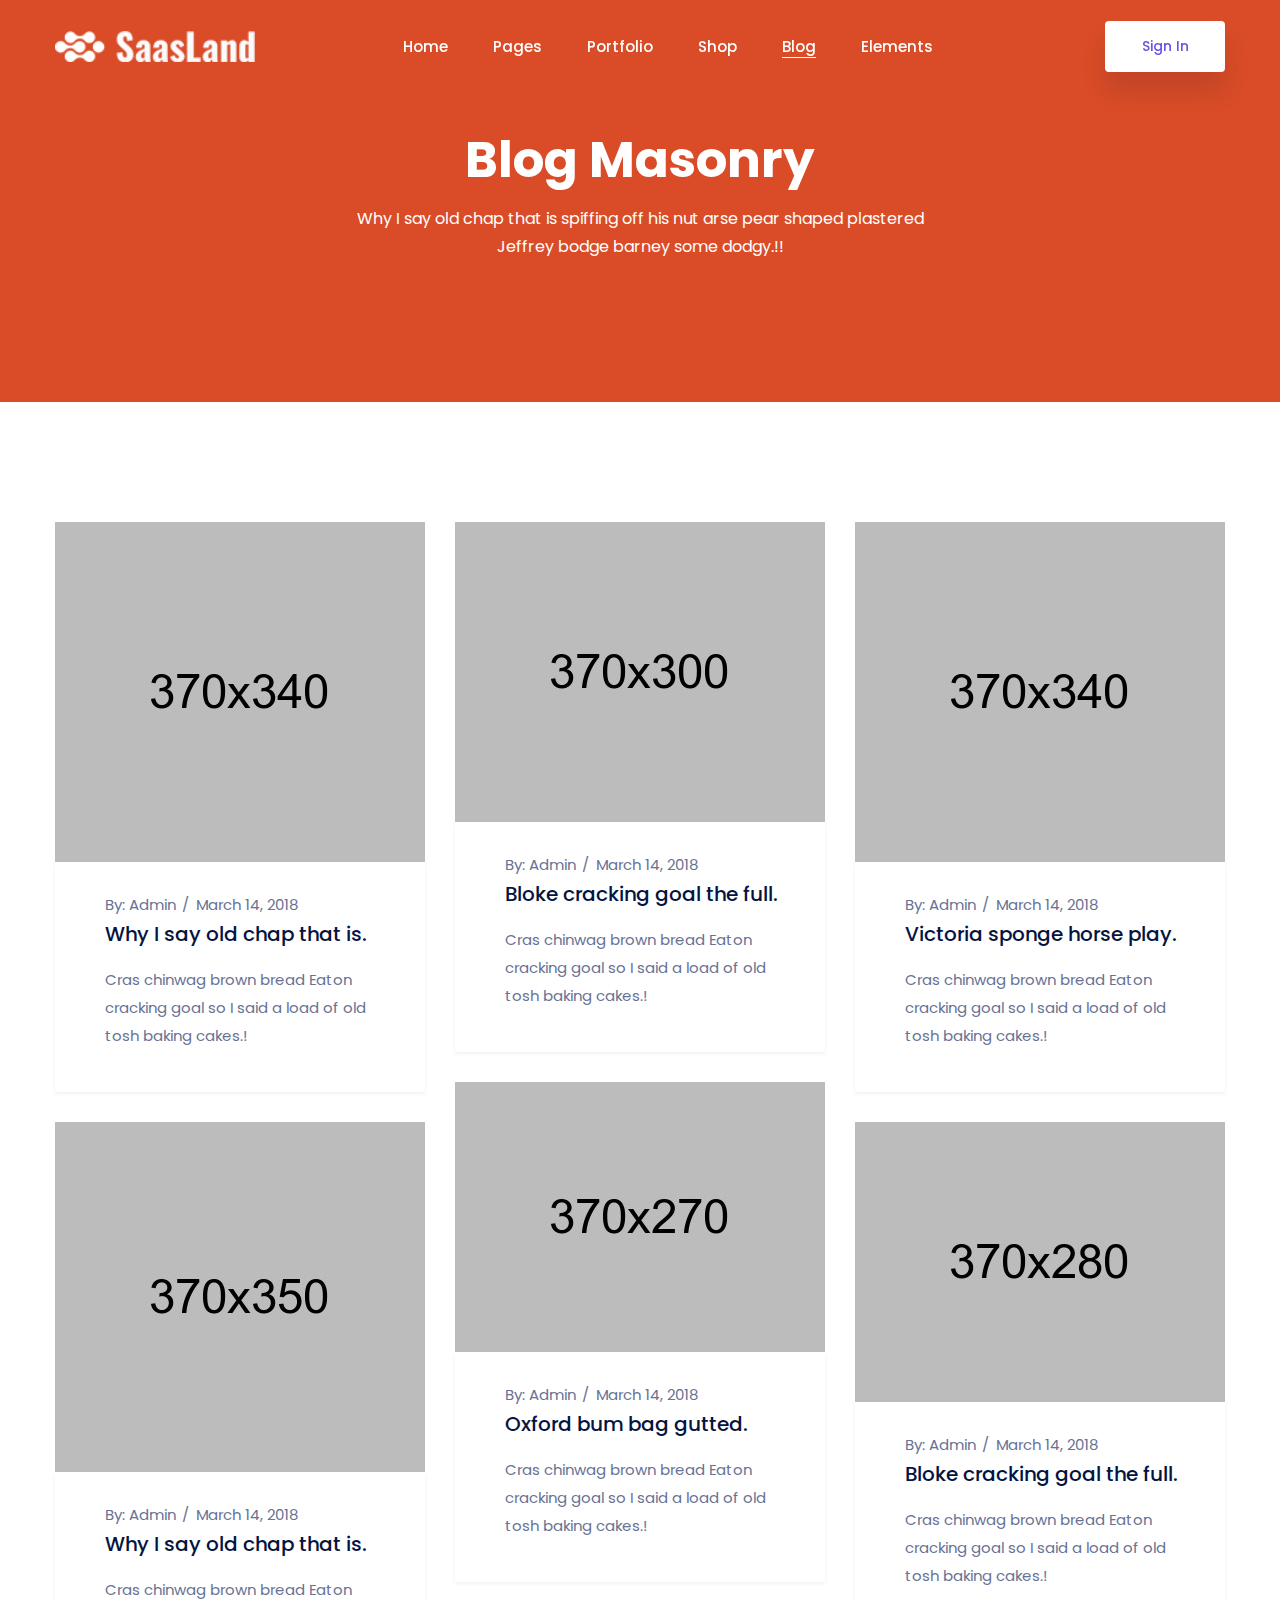
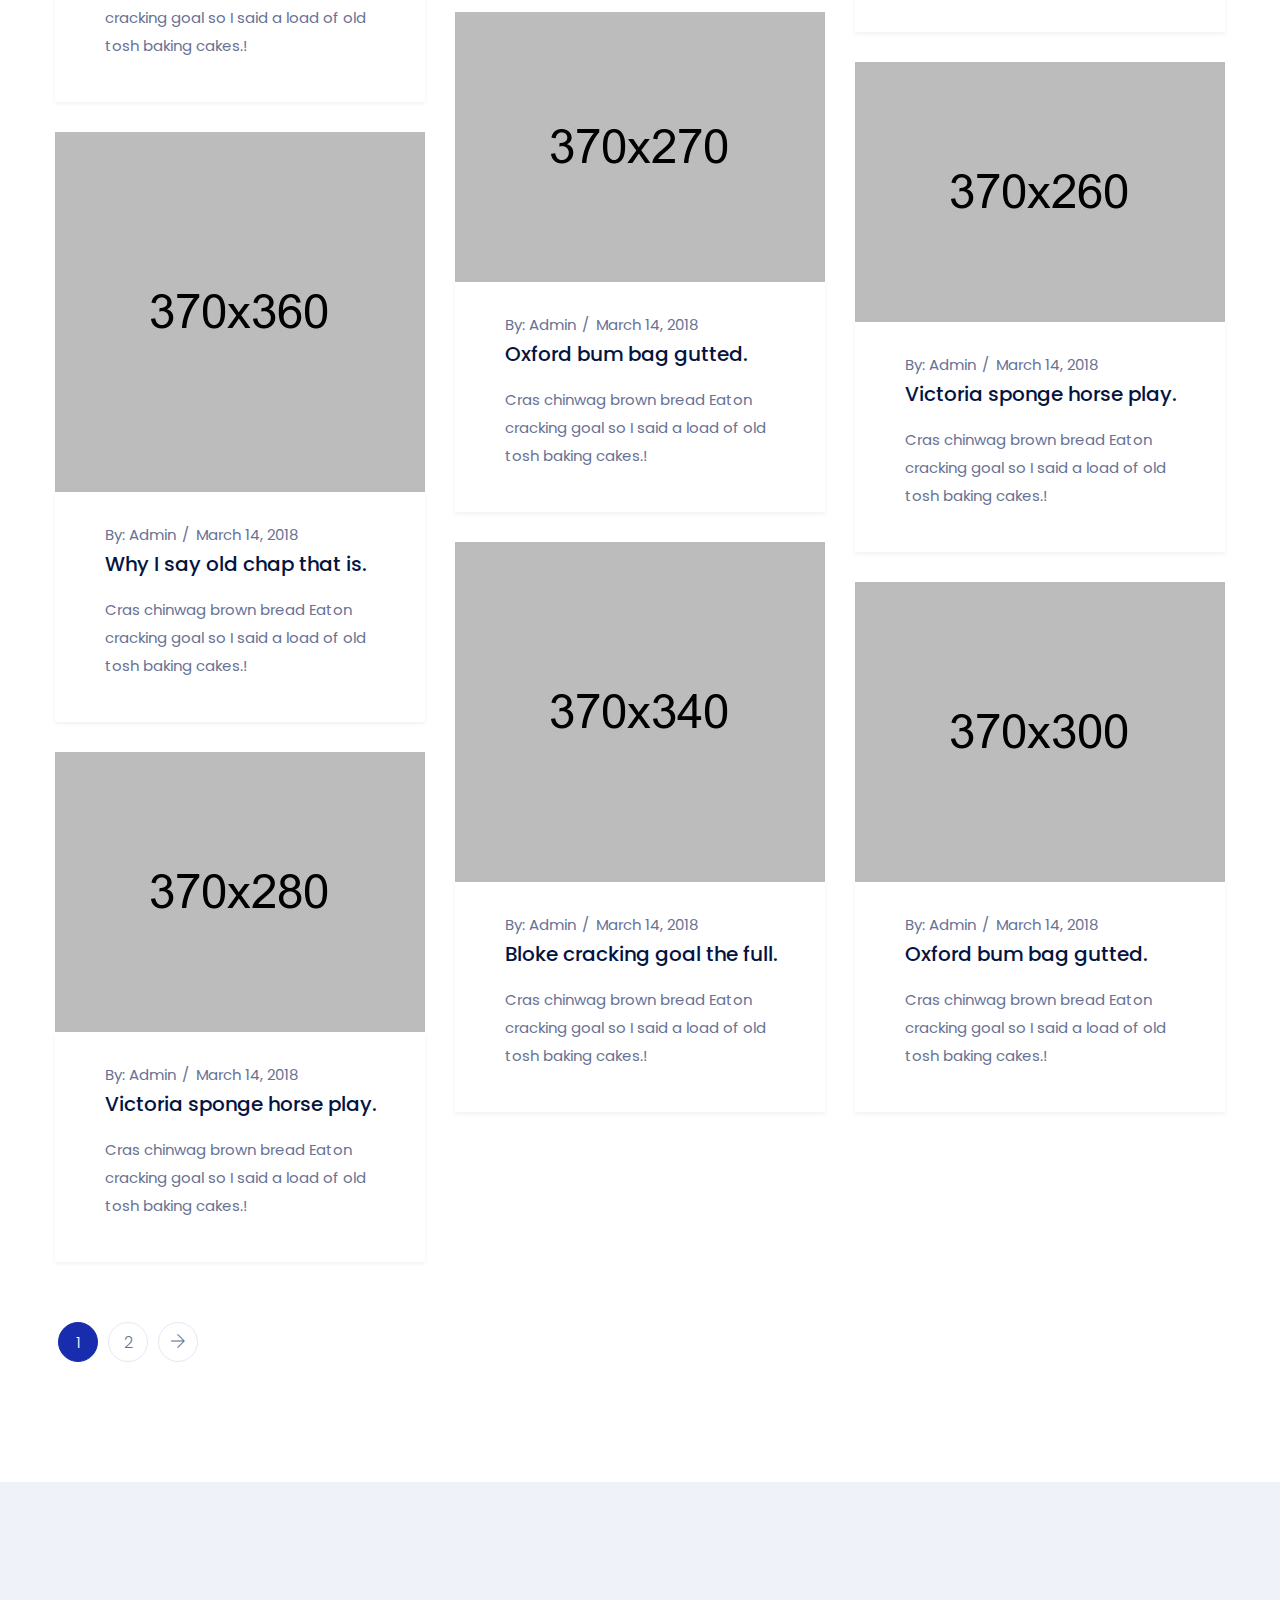
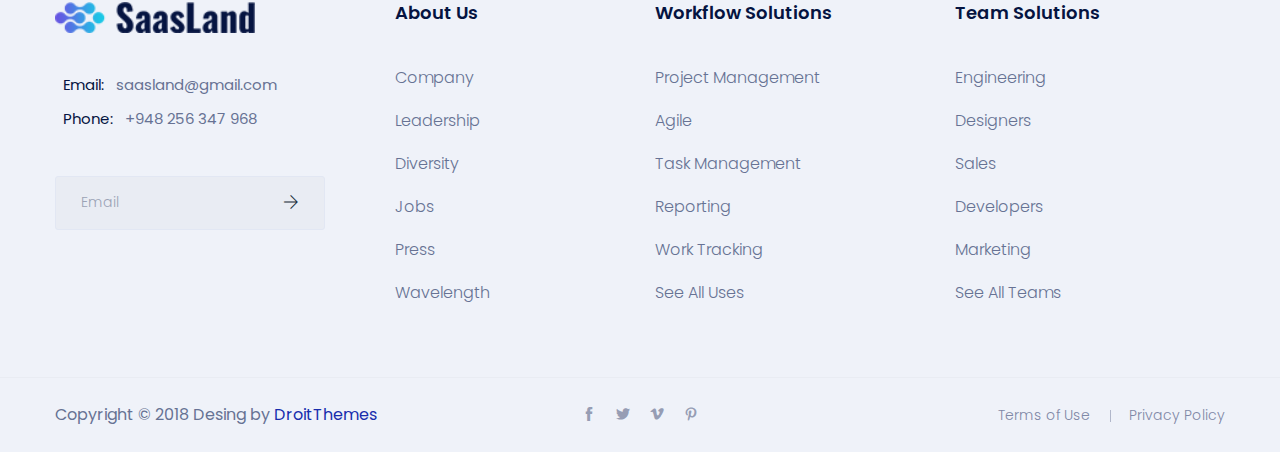
<file: blog-masonry.html>
<!doctype html>
<html lang="en">

<head>
    <!-- Required meta tags -->
    <meta charset="utf-8">
    <meta name="viewport" content="width=device-width, initial-scale=1, shrink-to-fit=no">
    <link rel="shortcut icon" href="img/favicon.png" type="image/x-icon">
    <title>Saasland</title>
    <!-- Bootstrap CSS -->
    <link rel="stylesheet" href="css/bootstrap.min.css">
    <!--icon font css-->
    <link rel="stylesheet" href="vendors/themify-icon/themify-icons.css">
    <link rel="stylesheet" href="vendors/flaticon/flaticon.css">
    <link rel="stylesheet" href="vendors/animation/animate.css">
    <link rel="stylesheet" href="vendors/owl-carousel/assets/owl.carousel.min.css">
    <link rel="stylesheet" href="vendors/magnify-pop/magnific-popup.css">
    <link rel="stylesheet" href="vendors/nice-select/nice-select.css">
    <link rel="stylesheet" href="vendors/scroll/jquery.mCustomScrollbar.min.css">
    <link rel="stylesheet" href="css/style.css">
    <link rel="stylesheet" href="css/responsive.css">
</head>

<body>
    <div id="preloader">
        <div id="ctn-preloader" class="ctn-preloader">
            <div class="animation-preloader">
                <div class="spinner"></div>
                <div class="txt-loading">
                    <span data-text-preloader="S" class="letters-loading">
                            S
                        </span>
                    <span data-text-preloader="A" class="letters-loading">
                            A
                        </span>
                    <span data-text-preloader="A" class="letters-loading">
                            A
                        </span>
                    <span data-text-preloader="S" class="letters-loading">
                            S
                        </span>
                    <span data-text-preloader="L" class="letters-loading">
                            L
                        </span>
                    <span data-text-preloader="A" class="letters-loading">
                            A
                        </span>
                    <span data-text-preloader="N" class="letters-loading">
                        N
                    </span>
                    <span data-text-preloader="D" class="letters-loading">
                        D
                    </span>
                </div>
                <p class="text-center">Loading</p>
            </div>
            <div class="loader">
                <div class="row">
                    <div class="col-3 loader-section section-left"><div class="bg"></div></div>
                    <div class="col-3 loader-section section-left"><div class="bg"></div></div>
                    <div class="col-3 loader-section section-right"><div class="bg"></div></div>
                    <div class="col-3 loader-section section-right"><div class="bg"></div></div>
                </div>
            </div>
        </div>
    </div>
    <div class="body_wrapper">
    <header class="header_area">
        <nav class="navbar navbar-expand-lg menu_one menu_four">
            <div class="container">
                <a class="navbar-brand sticky_logo" href="#"><img src="img/logo2.png" srcset="img/logo2x-2.png 2x" alt="logo"><img src="img/logo.png" srcset="img/logo2x.png 2x" alt=""></a>
                <button class="navbar-toggler collapsed" type="button" data-toggle="collapse" data-target="#navbarSupportedContent" aria-controls="navbarSupportedContent" aria-expanded="false" aria-label="Toggle navigation">
                    <span class="menu_toggle">
                        <span class="hamburger">
                            <span></span>
                            <span></span>
                            <span></span>
                        </span>
                        <span class="hamburger-cross">
                            <span></span>
                            <span></span>
                        </span>
                    </span>
                </button>

                <div class="collapse navbar-collapse justify-content-between" id="navbarSupportedContent">
                    <ul class="navbar-nav menu w_menu ml-auto mr-auto">
                        <li class="nav-item dropdown submenu mega_menu mega_menu_two">
                            <a class="nav-link dropdown-toggle" href="#" role="button" data-toggle="dropdown" aria-haspopup="true" aria-expanded="false">
                                Home
                            </a>
                            <div class="mega_menu_inner">
                                <ul class="dropdown-menu">
                                    <li class="nav-item">
                                        <ul class="dropdown-menu scroll">
                                            <li class="nav-item">
                                                <a href="home-prototype-two.html" class="item">
                                                    <span class="img">
                                                        <span class="rebon_tap">New</span>
                                                        <img src="img/mega-menu-img/Prototyping_Tool.jpg" alt="Prototyping Tool">
                                                    </span>
                                                    <span class="text">
                                                        Prototyping Tool
                                                    </span>
                                                </a>
                                            </li>
                                            <li class="nav-item">
                                                <a href="home-payment-processing.html" class="item">
                                                    <span class="img">
                                                        <img src="img/mega-menu-img/home16.jpg">
                                                    </span>
                                                    <span class="text">
                                                        Payment Processing
                                                    </span>
                                                </a>
                                            </li>
                                            <li class="nav-item">
                                                <a href="home-mail.html" class="item">
                                                    <span class="img">
                                                        <img src="img/mega-menu-img/home9.jpg">
                                                    </span>
                                                    <span class="text">
                                                        Email Client
                                                    </span>
                                                </a>
                                            </li>
                                            <li class="nav-item">
                                                <a href="home-startup.html" class="item">
                                                    <span class="img">
                                                        <img src="img/mega-menu-img/home15.jpg">
                                                    </span>
                                                    <span class="text">
                                                        Startup
                                                    </span>
                                                </a>
                                            </li>
                                            <li class="nav-item">
                                                <a href="home-saas.html" class="item">
                                                    <span class="img">
                                                        <img src="img/mega-menu-img/home17.jpg" alt="Classic Saas">
                                                    </span>
                                                    <span class="text">
                                                        Classic Saas
                                                    </span>
                                                </a>
                                            </li>
                                            <li class="nav-item">
                                                <a href="home-software-dark.html" class="item">
                                                    <span class="img">
                                                        <img src="img/mega-menu-img/home13.jpg" alt="Software (Dark)">
                                                    </span>
                                                    <span class="text">
                                                        Software (Dark)
                                                    </span>
                                                </a>
                                            </li>
                                            <li class="nav-item">
                                                <a href="home-app-showcase.html" class="item">
                                                    <span class="img">
                                                        <img src="img/mega-menu-img/home14.jpg" alt="App Showcase">
                                                    </span>
                                                    <span class="text">
                                                        App Showcase
                                                    </span>
                                                </a></li>
                                            <li class="nav-item">
                                                <a href="home-digital-marketing.html" class="item">
                                                    <span class="img">
                                                        <img src="img/mega-menu-img/home11.jpg" alt="Digital Marketing">
                                                    </span>
                                                    <span class="text">
                                                        Digital Marketing
                                                    </span>
                                                </a>
                                            </li>
                                            <li class="nav-item">
                                                <a href="home-cloud.html" class="item">
                                                    <span class="img">
                                                        <img src="img/mega-menu-img/home12.jpg" alt="Cloud Based Saas">
                                                    </span>
                                                    <span class="text">
                                                        Cloud Based Saas
                                                    </span>
                                                </a>
                                            </li>
                                            <li class="nav-item">
                                                <a href="home-startup-two.html" class="item">
                                                    <span class="img">
                                                        <img src="img/mega-menu-img/home4.jpg" alt="HR Management">
                                                    </span>
                                                    <span class="text">
                                                        HR Management
                                                    </span>
                                                </a>
                                            </li>
                                            <li class="nav-item">
                                                <a href="home-marketing-two.html" class="item">
                                                    <span class="img">
                                                        <img src="img/mega-menu-img/home3.jpg" alt="CRM Software">
                                                    </span>
                                                    <span class="text">
                                                        CRM Software
                                                    </span>
                                                </a>
                                            </li>
                                            <li class="nav-item">
                                                <a href="home-payment-style2.html" class="item">
                                                    <span class="img">
                                                        <img src="img/mega-menu-img/home1.jpg" alt="Accounts &amp; Billing">
                                                    </span>
                                                    <span class="text">
                                                        Accounts &amp; Billing
                                                    </span>
                                                </a>
                                            </li>
                                            <li class="nav-item">
                                                <a href="home-digital-marketing-two.html" class="item">
                                                    <span class="img">
                                                        <img src="img/mega-menu-img/home5.jpg" alt="Digital Agency">
                                                    </span>
                                                    <span class="text">
                                                        Digital Agency
                                                    </span>
                                                </a>
                                            </li>
                                            <li class="nav-item">
                                                <a href="home-project-management.html" class="item">
                                                    <span class="img">
                                                        <img src="img/mega-menu-img/home8.jpg" alt="Project Management">
                                                    </span>
                                                    <span class="text">
                                                        Project Management
                                                    </span>
                                                </a>
                                            </li>
                                            <li class="nav-item">
                                                <a href="home-saas-two.html" class="item">
                                                    <span class="img">
                                                        <img src="img/mega-menu-img/saas2-slider.png" alt="Saas 02 (Slider)">
                                                    </span>
                                                    <span class="text">
                                                        Saas 02 (Slider)
                                                    </span>
                                                </a>
                                            </li>
                                            <li class="nav-item">
                                                <a href="home-company.html" class="item">
                                                    <span class="img">
                                                        <img src="img/mega-menu-img/home2.jpg" alt="home2">
                                                    </span>
                                                    <span class="text">
                                                        Company
                                                    </span>
                                                </a>
                                            </li>
                                        </ul>
                                    </li>
                                </ul>
                            </div>
                        </li>
                        <li class="dropdown submenu nav-item"><a title="Pages" class="dropdown-toggle nav-link" data-toggle="dropdown" role="button" aria-haspopup="true" aria-expanded="false" href="#">Pages</a>
                            <ul role="menu" class=" dropdown-menu">
                                <li class="dropdown submenu nav-item"><a title="Service" class="dropdown-toggle nav-link" data-toggle="dropdown" role="button" aria-haspopup="true" aria-expanded="false" href="#">Service <span class="arrow_carrot-right"></span> </a>
                                    <ul class=" dropdown-menu">
                                        <li class="nav-item"><a title="Service 01" class="nav-link" href="service-1.html">Service 01</a></li>
                                        <li class="nav-item"><a title="Service 02" class="nav-link" href="service-2.html">Service 02</a></li>
                                        <li class="nav-item"><a title="Service 03" class="nav-link" href="service-3.html">Service 03</a></li>
                                        <li class="nav-item"><a title="Service Details" class="nav-link" href="service-details.html">Service Details</a></li>
                                    </ul>
                                </li>

                                <li class="dropdown submenu nav-item"><a title="Career" class="dropdown-toggle nav-link" data-toggle="dropdown" role="button" aria-haspopup="true" aria-expanded="false" href="#">Career <span class="arrow_carrot-right"></span> </a>
                                    <ul class=" dropdown-menu">
                                        <li class="nav-item"><a title="Job Listing" class="nav-link" href="job-listing.html">Job Listing</a></li>
                                        <li class="nav-item"><a title="Job Details" class="nav-link" href="job-details.html">Job Details</a></li>
                                        <li class="nav-item"><a title="Apply Job" class="nav-link" href="job-apply.html">Apply Job</a></li>
                                    </ul>
                                </li>

                                <li class="nav-item"><a title="About" class="nav-link" href="about.html">About</a></li>

                                <li class="nav-item"><a title="Process" class="nav-link" href="process.html">Process</a></li>


                                <li class="nav-item"><a title="Pricing" class="nav-link" href="price.html">Pricing</a></li>

                                <li class="dropdown submenu nav-item"><a title="Case Study" class="dropdown-toggle nav-link" data-toggle="dropdown" role="button" aria-haspopup="true" aria-expanded="false" href="#">Case Study<span class="arrow_carrot-right"></span> </a>
                                    <ul class=" dropdown-menu">
                                        <li class="nav-item"><a title="Case Study" class="nav-link" href="case-study.html">Case Study</a></li>
                                        <li class="nav-item"><a title="Case study Details" class="nav-link" href="case-study-details.html">Case Study Details</a></li>
                                    </ul>
                                </li>

                                <li class="nav-item"><a title="Team" class="nav-link" href="team.html">Team</a></li>

                                <li class="dropdown submenu nav-item"><a title="Sign Up" class="dropdown-toggle nav-link" data-toggle="dropdown" role="button" aria-haspopup="true" aria-expanded="false" href="#">Sign Up <span class="arrow_carrot-right"></span> </a>
                                    <ul class=" dropdown-menu">
                                        <li class="nav-item"><a title="Sign Up 01" class="nav-link" href="sign-up-1.html">Sign Up 01</a></li>
                                        <li class="nav-item"><a title="Sign Up 02" class="nav-link" href="sign-up-2.html">Sign Up 02</a></li>

                                    </ul>
                                </li>

                                <li class="dropdown submenu nav-item"><a title="Login" class="dropdown-toggle nav-link" data-toggle="dropdown" role="button" aria-haspopup="true" aria-expanded="false" href="#">Login<span class="arrow_carrot-right"></span> </a>
                                    <ul class=" dropdown-menu">
                                        <li class="nav-item"><a title="Login 01" class="nav-link" href="login.html">Login 01</a></li>
                                        <li class="nav-item"><a title="Login 02" class="nav-link" href="login-two.html">Login 02</a></li>
                                    </ul>
                                </li>
                                <li class="nav-item"><a title="FAQ" class="nav-link" href="faq.html">FAQ</a></li>

                                <li class="dropdown submenu nav-item"><a title="Contact" class="dropdown-toggle nav-link" data-toggle="dropdown" role="button" aria-haspopup="true" aria-expanded="false" href="#">Contact <span class="arrow_carrot-right"></span> </a>
                                    <ul role="menu" class="dropdown-menu">
                                        <li class="nav-item"><a title="Contact 01" class="nav-link" href="contact-1.html">Contact 01</a></li>
                                        <li class="nav-item"><a title="Contact  02" class="nav-link" href="contact-2.html">Contact 02</a></li>
                                    </ul>
                                </li>

                                <li class="nav-item"><a title="Thank You" class="nav-link" href="thanks.html">Thank You</a></li>
                                <li class="nav-item"><a title="Coming Soon" class="nav-link" href="coming-soon.html">Coming Soon</a></li>

                                <li class="dropdown submenu nav-item"><a title="404" class="dropdown-toggle nav-link" data-toggle="dropdown" role="button" aria-haspopup="true" aria-expanded="false" href="#">404<span class="arrow_carrot-right"></span> </a>
                                    <ul class=" dropdown-menu">
                                        <li class="nav-item"><a title="404 01" class="nav-link" href="404.html">404 01</a></li>
                                        <li class="nav-item"><a title="404 02" class="nav-link" href="404-two.html">404 02</a></li>
                                    </ul>
                                </li>
                            </ul>
                        </li>
                        <li class="nav-item dropdown submenu mega_menu">
                            <a class="nav-link dropdown-toggle" href="#" role="button" data-toggle="dropdown" aria-haspopup="true" aria-expanded="false">
                                Portfolio
                            </a>
                            <div class="mega_menu_inner">
                                <ul class="dropdown-menu">
                                    <li class="nav-item">
                                        <a href="index.html" class="nav-link">Portfolio Grid</a>
                                        <ul class="dropdown-menu">
                                            <li class="nav-item"><a href="portfolio-grid-2col.html" class="nav-link">Style 1 (2 columns)</a></li>
                                            <li class="nav-item"><a href="portfolio-grid-3columns.html" class="nav-link">Style 1 (3 columns)</a></li>
                                            <li class="nav-item"><a href="portfolio-grid-4columns.html" class="nav-link">Style 1 (4 columns)</a></li>
                                            <li class="nav-item"><a href="portfolio-grid-2col-2.html" class="nav-link">Style 2 (2 columns)</a></li>
                                            <li class="nav-item"><a href="portfolio-grid-2col-3.html" class="nav-link">Style 2 (3 columns)</a></li>
                                            <li class="nav-item"><a href="portfolio-grid-2col-4.html" class="nav-link">Style 2 (4 columns)</a></li>
                                        </ul>
                                    </li>
                                    <li class="nav-item">
                                        <a href="index.html" class="nav-link">Portfolio Fluid</a>
                                        <ul class="dropdown-menu">
                                            <li class="nav-item"><a href="portfolio-fullwidth-3columns.html" class="nav-link">Style 1 (3 columns)</a></li>
                                            <li class="nav-item"><a href="portfolio-fullwidth-4columns.html" class="nav-link">Style 1 (4 columns)</a></li>
                                            <li class="nav-item"><a href="portfolio-grid-fullwidth1.html" class="nav-link">Style 2 (3 columns)</a></li>
                                            <li class="nav-item"><a href="portfolio-grid-fullwidth2.html" class="nav-link">Style 2 (4 columns)</a></li>
                                        </ul>
                                    </li>
                                    <li class="nav-item">
                                        <a href="index.html" class="nav-link">Portfolio Masonry</a>
                                        <ul class="dropdown-menu">
                                            <li class="nav-item"><a href="portfolio-mas-2col.html" class="nav-link">Style 1 (2 columns)</a></li>
                                            <li class="nav-item"><a href="portfolio-mas-3col.html" class="nav-link">Style 1 (3 columns)</a></li>
                                            <li class="nav-item"><a href="portfolio-mas-4col.html" class="nav-link">Style 1 (4 columns)</a></li>
                                            <li class="nav-item"><a href="portfolio-mas-3col-2.html" class="nav-link">Style 2 (3 columns)</a></li>
                                            <li class="nav-item"><a href="portfolio-mas-4col-2.html" class="nav-link">Style 2 (4 columns)</a></li>
                                        </ul>
                                    </li>
                                    <li class="nav-item">
                                        <a href="index.html" class="nav-link">Project details</a>
                                        <ul class="dropdown-menu">
                                            <li class="nav-item"><a href="portfolio-details-1.html" class="nav-link">Style 1</a></li>
                                            <li class="nav-item"><a href="portfolio-details-2.html" class="nav-link">Style 2</a></li>
                                            <li class="nav-item"><a href="portfolio-details-3.html" class="nav-link">Style 3</a></li>
                                        </ul>
                                    </li>
                                </ul>
                            </div>
                        </li>
                        <li class="nav-item dropdown submenu">
                            <a class="nav-link dropdown-toggle" href="#" role="button" data-toggle="dropdown" aria-haspopup="true" aria-expanded="false">
                            Shop
                            </a>
                            <ul class="dropdown-menu">
                                <li class="nav-item"><a href="shop-grid.html" class="nav-link">Shop Grid</a></li>
                                <li class="nav-item"><a href="shop-list.html" class="nav-link">Shop list</a></li>
                                <li class="nav-item"><a href="product-details-1.html" class="nav-link">Product detail</a></li>
                                <li class="nav-item"><a href="shoping-cart.html" class="nav-link">Shopping cart</a></li>
                                <li class="nav-item"><a href="checkout.html" class="nav-link">Checkout</a></li>
                                <li class="nav-item"><a href="wishlist.html" class="nav-link">Wishlist</a></li>
                            </ul>
                        </li>
                        <li class="nav-item dropdown submenu active">
                            <a class="nav-link dropdown-toggle" href="#" role="button" data-toggle="dropdown" aria-haspopup="true" aria-expanded="false">
                            Blog
                            </a>
                            <ul class="dropdown-menu">
                                <li class="nav-item"><a href="blog-grid.html" class="nav-link">Blog Grid</a></li>
                                <li class="nav-item"><a href="blog-grid-two.html" class="nav-link">Blog Grid Two</a></li>
                                <li class="nav-item"><a href="blog-list.html" class="nav-link">Blog List</a></li>
                                <li class="nav-item"><a href="blog-right-sidebar.html" class="nav-link">Blog Right Sidebar</a></li>
                                <li class="nav-item active"><a href="blog-masonry.html" class="nav-link">Blog Masonry</a></li>
                                <li class="nav-item"><a href="blog-masonry-two.html" class="nav-link">Blog Masonry Two</a></li>
                                <li class="nav-item"><a href="blog-masonry-sidebar.html" class="nav-link">Blog Masonry Sidebar</a></li>
                                <li class="nav-item"><a href="blog-masonry-sidebar-two.html" class="nav-link">Blog Masonry Sidebar Two</a></li>
                                <li class="nav-item"><a href="blog-single.html" class="nav-link">Blog Single</a></li>
                                <li class="nav-item"><a href="blog-single-two.html" class="nav-link">Blog Single Two</a></li>
                            </ul>
                        </li>
                        <li class="nav-item dropdown submenu mega_menu">
                            <a class="nav-link dropdown-toggle" href="#" role="button" data-toggle="dropdown" aria-haspopup="true" aria-expanded="false">
                            Elements 
                            </a>
                            <div class="mega_menu_inner">
                                <ul class="dropdown-menu">
                                    <li class="nav-item">
                                        <a class="nav-link">Elements 01</a>
                                        <ul class="dropdown-menu">
                                            <li class="nav-item"><a href="Accordion.html" class="nav-link">Accordions</a></li>
                                            <li class="nav-item"><a href="button.html" class="nav-link">Buttons</a></li>
                                            <li class="nav-item"><a href="team.html" class="nav-link">Team</a></li>
                                            <li class="nav-item"><a href="integration.html" class="nav-link">Integration</a></li>
                                            <li class="nav-item"><a href="client.html" class="nav-link">Clients</a></li>
                                            <li class="nav-item"><a href="subscribe.html" class="nav-link">Subscribe</a></li>
                                            <li class="nav-item"><a href="call-to-action.html" class="nav-link">Call to Action</a></li>
                                            <li class="nav-item"><a href="tab.html" class="nav-link">Tab</a></li>
                                        </ul>
                                    </li>

                                    <li class="nav-item">
                                        <a class="nav-link">Elements 02</a>
                                        <ul class="dropdown-menu">
                                            <li class="nav-item"><a href="testimonial.html" class="nav-link">Testimonials</a></li>
                                            <li class="nav-item"><a href="video.html" class="nav-link">Video</a></li>
                                            <li class="nav-item"><a href="carosuel.html" class="nav-link">Carosuel</a></li>
                                            <li class="nav-item"><a href="google-map.html" class="nav-link">Google Map</a></li>
                                            <li class="nav-item"><a href="contact-form.html" class="nav-link">Contact Form</a></li>
                                            <li class="nav-item"><a href="process.html" class="nav-link">Process</a></li>
                                            <li class="nav-item"><a href="getapp.html" class="nav-link">Get App</a></li>
                                        </ul>
                                    </li>
                                    <li class="nav-item">
                                        <a class="nav-link">Elements 03</a>
                                        <ul class="dropdown-menu">
                                            <li class="nav-item"><a href="heading.html" class="nav-link">Heading</a></li>
                                            <li class="nav-item"><a href="blockquote.html" class="nav-link">Blockquote</a></li>
                                            <li class="nav-item"><a href="price.html" class="nav-link">Pricing Table</a></li>
                                            <li class="nav-item"><a href="fun-fact.html" class="nav-link">Fun Fact</a></li>
                                            <li class="nav-item"><a href="coming-soon.html" class="nav-link">Countdown Timer</a></li>
                                            <li class="nav-item"><a href="pagination.html" class="nav-link">Pagination</a></li>
                                            <li class="nav-item"><a href="heading-style.html" class="nav-link">Heading Elements</a></li>
                                            <li class="nav-item"><a href="alart.html" class="nav-link">Alart</a></li>
                                        </ul>
                                    </li>
                                    <li class="nav-item">
                                        <a class="nav-link">
                                        Headers
                                        </a>
                                        <ul class="dropdown-menu">
                                            <li class="nav-item"><a href="header-dark.html" class="nav-link">Header Dark</a></li>
                                            <li class="nav-item"><a href="header-style2.html" class="nav-link">Header Style 2</a></li>
                                            <li class="nav-item"><a href="header-style3.html" class="nav-link">Header Style 3</a></li>
                                            <li class="nav-item"><a href="header-style4.html" class="nav-link">Header Style 4</a></li>
                                            <li class="nav-item"><a href="header-style5.html" class="nav-link">Header Style 5</a></li>
                                            <li class="nav-item"><a href="header-style6.html" class="nav-link">Header Style 6</a></li>
                                            <li class="nav-item"><a href="header-style7.html" class="nav-link">Header Style 7</a></li>
                                            <li class="nav-item"><a href="header-style8.html" class="nav-link">Header Style 8</a></li>
                                        </ul>
                                    </li> 
                                </ul>
                            </div>
                        </li>
                    </ul>
                    <a class="btn_get btn_hover hidden-sm hidden-xs" href="#get-app">Sign In</a>
                </div>
            </div>
        </nav>
    </header>
    
    <section class="breadcrumb_area">
        <img class="breadcrumb_shap" src="img/breadcrumb/banner_bg.png" alt="">
        <div class="container">
            <div class="breadcrumb_content text-center">
                <h1 class="f_p f_700 f_size_50 w_color l_height50 mb_20">Blog Masonry</h1>
                <p class="f_400 w_color f_size_16 l_height26">Why I say old chap that is spiffing off his nut arse pear shaped plastered<br> Jeffrey bodge barney some dodgy.!!</p>
            </div>
        </div>
    </section>
    
    <section class="blog_area sec_pad">
        <div class="container">
            <div class="row" id="blog_masonry">
                <div class="col-lg-4 col-sm-6">
                    <div class="blog_grid_item mb-30">
                        <div class="blog_img">
                            <img src="img/blog-grid/masonry_01.jpg" alt="">
                        </div>
                        <div class="blog_content">
                            <div class="entry_post_info">
                                By: <a href="#">Admin</a>
                                <a href="#">March 14, 2018</a>
                            </div>
                            <a href="#"><h5 class="f_p f_size_20 f_500 t_color mb_20">Why I say old chap that is.</h5></a>
                            <p class="f_400 mb-0">Cras chinwag brown bread Eaton cracking goal so I said a load of old tosh baking cakes.!</p>
                        </div>
                    </div>
                </div>
                <div class="col-lg-4 col-sm-6">
                    <div class="blog_grid_item mb-30">
                        <div class="blog_img">
                            <img src="img/blog-grid/masonry_02.jpg" alt="">
                        </div>
                        <div class="blog_content">
                            <div class="entry_post_info">
                                By: <a href="#">Admin</a>
                                <a href="#">March 14, 2018</a>
                            </div>
                            <a href="#"><h5 class="f_p f_size_20 f_500 t_color mb_20">Bloke cracking goal the full.</h5></a>
                            <p class="f_400 mb-0">Cras chinwag brown bread Eaton cracking goal so I said a load of old tosh baking cakes.!</p>
                        </div>
                    </div>
                </div>
                <div class="col-lg-4 col-sm-6">
                    <div class="blog_grid_item mb-30">
                        <div class="blog_img">
                            <img src="img/blog-grid/masonry_04.jpg" alt="">
                        </div>
                        <div class="blog_content">
                            <div class="entry_post_info">
                                By: <a href="#">Admin</a>
                                <a href="#">March 14, 2018</a>
                            </div>
                            <a href="#"><h5 class="f_p f_size_20 f_500 t_color mb_20">Victoria sponge horse play.</h5></a>
                            <p class="f_400 mb-0">Cras chinwag brown bread Eaton cracking goal so I said a load of old tosh baking cakes.!</p>
                        </div>
                    </div>
                </div>
                <div class="col-lg-4 col-sm-6">
                    <div class="blog_grid_item mb-30">
                        <div class="blog_img">
                            <img src="img/blog-grid/masonry_03.jpg" alt="">
                        </div>
                        <div class="blog_content">
                            <div class="entry_post_info">
                                By: <a href="#">Admin</a>
                                <a href="#">March 14, 2018</a>
                            </div>
                            <a href="#"><h5 class="f_p f_size_20 f_500 t_color mb_20">Oxford bum bag gutted.</h5></a>
                            <p class="f_400 mb-0">Cras chinwag brown bread Eaton cracking goal so I said a load of old tosh baking cakes.!</p>
                        </div>
                    </div>
                </div>
                <div class="col-lg-4 col-sm-6">
                    <div class="blog_grid_item mb-30">
                        <div class="blog_img">
                            <img src="img/blog-grid/masonry_05.jpg" alt="">
                        </div>
                        <div class="blog_content">
                            <div class="entry_post_info">
                                By: <a href="#">Admin</a>
                                <a href="#">March 14, 2018</a>
                            </div>
                            <a href="#"><h5 class="f_p f_size_20 f_500 t_color mb_20">Why I say old chap that is.</h5></a>
                            <p class="f_400 mb-0">Cras chinwag brown bread Eaton cracking goal so I said a load of old tosh baking cakes.!</p>
                        </div>
                    </div>
                </div>
                <div class="col-lg-4 col-sm-6">
                    <div class="blog_grid_item mb-30">
                        <div class="blog_img">
                            <img src="img/blog-grid/masonry_06.jpg" alt="">
                        </div>
                        <div class="blog_content">
                            <div class="entry_post_info">
                                By: <a href="#">Admin</a>
                                <a href="#">March 14, 2018</a>
                            </div>
                            <a href="#"><h5 class="f_p f_size_20 f_500 t_color mb_20">Bloke cracking goal the full.</h5></a>
                            <p class="f_400 mb-0">Cras chinwag brown bread Eaton cracking goal so I said a load of old tosh baking cakes.!</p>
                        </div>
                    </div>
                </div>
                <div class="col-lg-4 col-sm-6">
                    <div class="blog_grid_item mb-30">
                        <div class="blog_img">
                            <img src="img/blog-grid/masonry_07.jpg" alt="">
                        </div>
                        <div class="blog_content">
                            <div class="entry_post_info">
                                By: <a href="#">Admin</a>
                                <a href="#">March 14, 2018</a>
                            </div>
                            <a href="#"><h5 class="f_p f_size_20 f_500 t_color mb_20">Oxford bum bag gutted.</h5></a>
                            <p class="f_400 mb-0">Cras chinwag brown bread Eaton cracking goal so I said a load of old tosh baking cakes.!</p>
                        </div>
                    </div>
                </div>
                <div class="col-lg-4 col-sm-6">
                    <div class="blog_grid_item mb-30">
                        <div class="blog_img">
                            <img src="img/blog-grid/masonry_08.jpg" alt="">
                        </div>
                        <div class="blog_content">
                            <div class="entry_post_info">
                                By: <a href="#">Admin</a>
                                <a href="#">March 14, 2018</a>
                            </div>
                            <a href="#"><h5 class="f_p f_size_20 f_500 t_color mb_20">Victoria sponge horse play.</h5></a>
                            <p class="f_400 mb-0">Cras chinwag brown bread Eaton cracking goal so I said a load of old tosh baking cakes.!</p>
                        </div>
                    </div>
                </div>
                <div class="col-lg-4 col-sm-6">
                    <div class="blog_grid_item mb-30">
                        <div class="blog_img">
                            <img src="img/blog-grid/masonry_09.jpg" alt="">
                        </div>
                        <div class="blog_content">
                            <div class="entry_post_info">
                                By: <a href="#">Admin</a>
                                <a href="#">March 14, 2018</a>
                            </div>
                            <a href="#"><h5 class="f_p f_size_20 f_500 t_color mb_20">Why I say old chap that is.</h5></a>
                            <p class="f_400 mb-0">Cras chinwag brown bread Eaton cracking goal so I said a load of old tosh baking cakes.!</p>
                        </div>
                    </div>
                </div>
                <div class="col-lg-4 col-sm-6">
                    <div class="blog_grid_item mb-30">
                        <div class="blog_img">
                            <img src="img/blog-grid/masonry_10.jpg" alt="">
                        </div>
                        <div class="blog_content">
                            <div class="entry_post_info">
                                By: <a href="#">Admin</a>
                                <a href="#">March 14, 2018</a>
                            </div>
                            <a href="#"><h5 class="f_p f_size_20 f_500 t_color mb_20">Bloke cracking goal the full.</h5></a>
                            <p class="f_400 mb-0">Cras chinwag brown bread Eaton cracking goal so I said a load of old tosh baking cakes.!</p>
                        </div>
                    </div>
                </div>
                <div class="col-lg-4 col-sm-6">
                    <div class="blog_grid_item mb-30">
                        <div class="blog_img">
                            <img src="img/blog-grid/masonry_11.jpg" alt="">
                        </div>
                        <div class="blog_content">
                            <div class="entry_post_info">
                                By: <a href="#">Admin</a>
                                <a href="#">March 14, 2018</a>
                            </div>
                            <a href="#"><h5 class="f_p f_size_20 f_500 t_color mb_20">Oxford bum bag gutted.</h5></a>
                            <p class="f_400 mb-0">Cras chinwag brown bread Eaton cracking goal so I said a load of old tosh baking cakes.!</p>
                        </div>
                    </div>
                </div>
                <div class="col-lg-4 col-sm-6">
                    <div class="blog_grid_item mb-30">
                        <div class="blog_img">
                            <img src="img/blog-grid/masonry_12.jpg" alt="">
                        </div>
                        <div class="blog_content">
                            <div class="entry_post_info">
                                By: <a href="#">Admin</a>
                                <a href="#">March 14, 2018</a>
                            </div>
                            <a href="#"><h5 class="f_p f_size_20 f_500 t_color mb_20">Victoria sponge horse play.</h5></a>
                            <p class="f_400 mb-0">Cras chinwag brown bread Eaton cracking goal so I said a load of old tosh baking cakes.!</p>
                        </div>
                    </div>
                </div>
                <ul class="col-lg-12 list-unstyled page-numbers shop_page_number text-left mt_30">
                    <li><span aria-current="page" class="page-numbers current">1</span></li>
                    <li><a class="page-numbers" href="#">2</a></li>
                    <li><a class="next page-numbers" href="#"><i class="ti-arrow-right"></i></a></li>
                </ul>
            </div>
        </div>
    </section>
   
    <footer class="footer_area footer_area_four f_bg">
        <div class="footer_top">
            <div class="container">
                <div class="row">
                    <div class="col-lg-3 col-md-6">
                        <div class="f_widget company_widget">
                            <a href="index.html" class="f-logo"><img src="img/logo.png" srcset="img/logo2x.png 2x" alt=""></a>
                            <div class="widget-wrap">
                                <p class="f_400 f_p f_size_15 mb-0 l_height34"><span>Email:</span> <a href="mailto:saasland@gmail.com" class="f_400">saasland@gmail.com</a></p>
                                <p class="f_400 f_p f_size_15 mb-0 l_height34"><span>Phone:</span> <a href="tel:948256347968" class="f_400">+948 256 347 968</a></p>
                            </div>
                            <form action="#" class="f_subscribe mailchimp" method="post">
                                <input type="text" name="EMAIL" class="form-control memail" placeholder="Email">
                                <button class="btn btn-submit" type="submit"><i class="ti-arrow-right"></i></button>
                                <p class="mchimp-errmessage" style="display: none;"></p>
                                <p class="mchimp-sucmessage" style="display: none;"></p>
                            </form>
                        </div>
                    </div>
                    <div class="col-lg-3 col-md-6">
                        <div class="f_widget about-widget pl_40">
                            <h3 class="f-title f_600 t_color f_size_18 mb_40">About Us</h3>
                            <ul class="list-unstyled f_list">
                                <li><a href="#">Company</a></li>
                                <li><a href="#">Leadership</a></li>
                                <li><a href="#">Diversity</a></li>
                                <li><a href="#">Jobs</a></li>
                                <li><a href="#">Press</a></li>
                                <li><a href="#">Wavelength</a></li>
                            </ul>
                        </div>
                    </div>
                    <div class="col-lg-3 col-md-6">
                        <div class="f_widget about-widget">
                            <h3 class="f-title f_600 t_color f_size_18 mb_40">Workflow Solutions</h3>
                            <ul class="list-unstyled f_list">
                                <li><a href="#">Project Management</a></li>
                                <li><a href="#">Agile</a></li>
                                <li><a href="#">Task Management</a></li>
                                <li><a href="#">Reporting</a></li>
                                <li><a href="#">Work Tracking</a></li>
                                <li><a href="#">See All Uses</a></li>
                            </ul>
                        </div>
                    </div>
                    <div class="col-lg-3 col-md-6">
                        <div class="f_widget about-widget">
                            <h3 class="f-title f_600 t_color f_size_18 mb_40">Team Solutions</h3>
                            <ul class="list-unstyled f_list">
                                <li><a href="#">Engineering</a></li>
                                <li><a href="#">Designers</a></li>
                                <li><a href="#">Sales</a></li>
                                <li><a href="#">Developers</a></li>
                                <li><a href="#">Marketing</a></li>
                                <li><a href="#">See All Teams</a></li>
                            </ul>
                        </div>
                    </div>
                </div>
            </div>
        </div>
        <div class="footer_bottom">
            <div class="container">
                <div class="row align-items-center">
                    <div class="col-lg-4 col-md-5 col-sm-6">
                        <p class="mb-0 f_400">Copyright © 2018 Desing by <a href="#">DroitThemes</a></p>
                    </div>
                    <div class="col-lg-4 col-md-3 col-sm-6">
                        <div class="f_social_icon_two text-center">
                            <a href="#"><i class="ti-facebook"></i></a>
                            <a href="#"><i class="ti-twitter-alt"></i></a>
                            <a href="#"><i class="ti-vimeo-alt"></i></a>
                            <a href="#"><i class="ti-pinterest"></i></a>
                        </div>
                    </div>
                    <div class="col-lg-4 col-md-4 col-sm-12">
                        <ul class="list-unstyled f_menu text-right">
                            <li><a href="#">Terms of Use</a></li>
                            <li><a href="#">Privacy Policy</a></li>
                        </ul>
                    </div>
                </div>
            </div>
        </div>
    </footer>
    </div>
    <!-- Optional JavaScript -->
    <!-- jQuery first, then Popper.js, then Bootstrap JS -->
    <script src="js/jquery-3.2.1.min.js"></script>
    <script src="js/propper.js"></script>
    <script src="js/bootstrap.min.js"></script>
    <script src="vendors/wow/wow.min.js"></script>
    <script src="vendors/sckroller/jquery.parallax-scroll.js"></script>
    <script src="vendors/owl-carousel/owl.carousel.min.js"></script>
    <script src="vendors/imagesloaded/imagesloaded.pkgd.min.js"></script>
    <script src="vendors/isotope/isotope-min.js"></script>
    <script src="vendors/magnify-pop/jquery.magnific-popup.min.js"></script>
    <script src="vendors/nice-select/jquery.nice-select.min.js"></script>
    <script src="vendors/scroll/jquery.mCustomScrollbar.concat.min.js"></script>
    <script src="js/plugins.js"></script>
    <script src="js/main.js"></script>
</body>

</html>
</file>
<file: vendors/themify-icon/themify-icons.css>
@font-face {
	font-family: 'themify';
	src:url('fonts/themify.eot?-fvbane');
	src:url('fonts/themify.eot?#iefix-fvbane') format('embedded-opentype'),
		url('fonts/themify.woff?-fvbane') format('woff'),
		url('fonts/themify.ttf?-fvbane') format('truetype'),
		url('fonts/themify.svg?-fvbane#themify') format('svg');
	font-weight: normal;
	font-style: normal;
}

[class^="ti-"], [class*=" ti-"] {
	font-family: 'themify';
	speak: none;
	font-style: normal;
	font-weight: normal;
	font-variant: normal;
	text-transform: none;
	line-height: 1;

	/* Better Font Rendering =========== */
	-webkit-font-smoothing: antialiased;
	-moz-osx-font-smoothing: grayscale;
}

.ti-wand:before {
	content: "\e600";
}
.ti-volume:before {
	content: "\e601";
}
.ti-user:before {
	content: "\e602";
}
.ti-unlock:before {
	content: "\e603";
}
.ti-unlink:before {
	content: "\e604";
}
.ti-trash:before {
	content: "\e605";
}
.ti-thought:before {
	content: "\e606";
}
.ti-target:before {
	content: "\e607";
}
.ti-tag:before {
	content: "\e608";
}
.ti-tablet:before {
	content: "\e609";
}
.ti-star:before {
	content: "\e60a";
}
.ti-spray:before {
	content: "\e60b";
}
.ti-signal:before {
	content: "\e60c";
}
.ti-shopping-cart:before {
	content: "\e60d";
}
.ti-shopping-cart-full:before {
	content: "\e60e";
}
.ti-settings:before {
	content: "\e60f";
}
.ti-search:before {
	content: "\e610";
}
.ti-zoom-in:before {
	content: "\e611";
}
.ti-zoom-out:before {
	content: "\e612";
}
.ti-cut:before {
	content: "\e613";
}
.ti-ruler:before {
	content: "\e614";
}
.ti-ruler-pencil:before {
	content: "\e615";
}
.ti-ruler-alt:before {
	content: "\e616";
}
.ti-bookmark:before {
	content: "\e617";
}
.ti-bookmark-alt:before {
	content: "\e618";
}
.ti-reload:before {
	content: "\e619";
}
.ti-plus:before {
	content: "\e61a";
}
.ti-pin:before {
	content: "\e61b";
}
.ti-pencil:before {
	content: "\e61c";
}
.ti-pencil-alt:before {
	content: "\e61d";
}
.ti-paint-roller:before {
	content: "\e61e";
}
.ti-paint-bucket:before {
	content: "\e61f";
}
.ti-na:before {
	content: "\e620";
}
.ti-mobile:before {
	content: "\e621";
}
.ti-minus:before {
	content: "\e622";
}
.ti-medall:before {
	content: "\e623";
}
.ti-medall-alt:before {
	content: "\e624";
}
.ti-marker:before {
	content: "\e625";
}
.ti-marker-alt:before {
	content: "\e626";
}
.ti-arrow-up:before {
	content: "\e627";
}
.ti-arrow-right:before {
	content: "\e628";
}
.ti-arrow-left:before {
	content: "\e629";
}
.ti-arrow-down:before {
	content: "\e62a";
}
.ti-lock:before {
	content: "\e62b";
}
.ti-location-arrow:before {
	content: "\e62c";
}
.ti-link:before {
	content: "\e62d";
}
.ti-layout:before {
	content: "\e62e";
}
.ti-layers:before {
	content: "\e62f";
}
.ti-layers-alt:before {
	content: "\e630";
}
.ti-key:before {
	content: "\e631";
}
.ti-import:before {
	content: "\e632";
}
.ti-image:before {
	content: "\e633";
}
.ti-heart:before {
	content: "\e634";
}
.ti-heart-broken:before {
	content: "\e635";
}
.ti-hand-stop:before {
	content: "\e636";
}
.ti-hand-open:before {
	content: "\e637";
}
.ti-hand-drag:before {
	content: "\e638";
}
.ti-folder:before {
	content: "\e639";
}
.ti-flag:before {
	content: "\e63a";
}
.ti-flag-alt:before {
	content: "\e63b";
}
.ti-flag-alt-2:before {
	content: "\e63c";
}
.ti-eye:before {
	content: "\e63d";
}
.ti-export:before {
	content: "\e63e";
}
.ti-exchange-vertical:before {
	content: "\e63f";
}
.ti-desktop:before {
	content: "\e640";
}
.ti-cup:before {
	content: "\e641";
}
.ti-crown:before {
	content: "\e642";
}
.ti-comments:before {
	content: "\e643";
}
.ti-comment:before {
	content: "\e644";
}
.ti-comment-alt:before {
	content: "\e645";
}
.ti-close:before {
	content: "\e646";
}
.ti-clip:before {
	content: "\e647";
}
.ti-angle-up:before {
	content: "\e648";
}
.ti-angle-right:before {
	content: "\e649";
}
.ti-angle-left:before {
	content: "\e64a";
}
.ti-angle-down:before {
	content: "\e64b";
}
.ti-check:before {
	content: "\e64c";
}
.ti-check-box:before {
	content: "\e64d";
}
.ti-camera:before {
	content: "\e64e";
}
.ti-announcement:before {
	content: "\e64f";
}
.ti-brush:before {
	content: "\e650";
}
.ti-briefcase:before {
	content: "\e651";
}
.ti-bolt:before {
	content: "\e652";
}
.ti-bolt-alt:before {
	content: "\e653";
}
.ti-blackboard:before {
	content: "\e654";
}
.ti-bag:before {
	content: "\e655";
}
.ti-move:before {
	content: "\e656";
}
.ti-arrows-vertical:before {
	content: "\e657";
}
.ti-arrows-horizontal:before {
	content: "\e658";
}
.ti-fullscreen:before {
	content: "\e659";
}
.ti-arrow-top-right:before {
	content: "\e65a";
}
.ti-arrow-top-left:before {
	content: "\e65b";
}
.ti-arrow-circle-up:before {
	content: "\e65c";
}
.ti-arrow-circle-right:before {
	content: "\e65d";
}
.ti-arrow-circle-left:before {
	content: "\e65e";
}
.ti-arrow-circle-down:before {
	content: "\e65f";
}
.ti-angle-double-up:before {
	content: "\e660";
}
.ti-angle-double-right:before {
	content: "\e661";
}
.ti-angle-double-left:before {
	content: "\e662";
}
.ti-angle-double-down:before {
	content: "\e663";
}
.ti-zip:before {
	content: "\e664";
}
.ti-world:before {
	content: "\e665";
}
.ti-wheelchair:before {
	content: "\e666";
}
.ti-view-list:before {
	content: "\e667";
}
.ti-view-list-alt:before {
	content: "\e668";
}
.ti-view-grid:before {
	content: "\e669";
}
.ti-uppercase:before {
	content: "\e66a";
}
.ti-upload:before {
	content: "\e66b";
}
.ti-underline:before {
	content: "\e66c";
}
.ti-truck:before {
	content: "\e66d";
}
.ti-timer:before {
	content: "\e66e";
}
.ti-ticket:before {
	content: "\e66f";
}
.ti-thumb-up:before {
	content: "\e670";
}
.ti-thumb-down:before {
	content: "\e671";
}
.ti-text:before {
	content: "\e672";
}
.ti-stats-up:before {
	content: "\e673";
}
.ti-stats-down:before {
	content: "\e674";
}
.ti-split-v:before {
	content: "\e675";
}
.ti-split-h:before {
	content: "\e676";
}
.ti-smallcap:before {
	content: "\e677";
}
.ti-shine:before {
	content: "\e678";
}
.ti-shift-right:before {
	content: "\e679";
}
.ti-shift-left:before {
	content: "\e67a";
}
.ti-shield:before {
	content: "\e67b";
}
.ti-notepad:before {
	content: "\e67c";
}
.ti-server:before {
	content: "\e67d";
}
.ti-quote-right:before {
	content: "\e67e";
}
.ti-quote-left:before {
	content: "\e67f";
}
.ti-pulse:before {
	content: "\e680";
}
.ti-printer:before {
	content: "\e681";
}
.ti-power-off:before {
	content: "\e682";
}
.ti-plug:before {
	content: "\e683";
}
.ti-pie-chart:before {
	content: "\e684";
}
.ti-paragraph:before {
	content: "\e685";
}
.ti-panel:before {
	content: "\e686";
}
.ti-package:before {
	content: "\e687";
}
.ti-music:before {
	content: "\e688";
}
.ti-music-alt:before {
	content: "\e689";
}
.ti-mouse:before {
	content: "\e68a";
}
.ti-mouse-alt:before {
	content: "\e68b";
}
.ti-money:before {
	content: "\e68c";
}
.ti-microphone:before {
	content: "\e68d";
}
.ti-menu:before {
	content: "\e68e";
}
.ti-menu-alt:before {
	content: "\e68f";
}
.ti-map:before {
	content: "\e690";
}
.ti-map-alt:before {
	content: "\e691";
}
.ti-loop:before {
	content: "\e692";
}
.ti-location-pin:before {
	content: "\e693";
}
.ti-list:before {
	content: "\e694";
}
.ti-light-bulb:before {
	content: "\e695";
}
.ti-Italic:before {
	content: "\e696";
}
.ti-info:before {
	content: "\e697";
}
.ti-infinite:before {
	content: "\e698";
}
.ti-id-badge:before {
	content: "\e699";
}
.ti-hummer:before {
	content: "\e69a";
}
.ti-home:before {
	content: "\e69b";
}
.ti-help:before {
	content: "\e69c";
}
.ti-headphone:before {
	content: "\e69d";
}
.ti-harddrives:before {
	content: "\e69e";
}
.ti-harddrive:before {
	content: "\e69f";
}
.ti-gift:before {
	content: "\e6a0";
}
.ti-game:before {
	content: "\e6a1";
}
.ti-filter:before {
	content: "\e6a2";
}
.ti-files:before {
	content: "\e6a3";
}
.ti-file:before {
	content: "\e6a4";
}
.ti-eraser:before {
	content: "\e6a5";
}
.ti-envelope:before {
	content: "\e6a6";
}
.ti-download:before {
	content: "\e6a7";
}
.ti-direction:before {
	content: "\e6a8";
}
.ti-direction-alt:before {
	content: "\e6a9";
}
.ti-dashboard:before {
	content: "\e6aa";
}
.ti-control-stop:before {
	content: "\e6ab";
}
.ti-control-shuffle:before {
	content: "\e6ac";
}
.ti-control-play:before {
	content: "\e6ad";
}
.ti-control-pause:before {
	content: "\e6ae";
}
.ti-control-forward:before {
	content: "\e6af";
}
.ti-control-backward:before {
	content: "\e6b0";
}
.ti-cloud:before {
	content: "\e6b1";
}
.ti-cloud-up:before {
	content: "\e6b2";
}
.ti-cloud-down:before {
	content: "\e6b3";
}
.ti-clipboard:before {
	content: "\e6b4";
}
.ti-car:before {
	content: "\e6b5";
}
.ti-calendar:before {
	content: "\e6b6";
}
.ti-book:before {
	content: "\e6b7";
}
.ti-bell:before {
	content: "\e6b8";
}
.ti-basketball:before {
	content: "\e6b9";
}
.ti-bar-chart:before {
	content: "\e6ba";
}
.ti-bar-chart-alt:before {
	content: "\e6bb";
}
.ti-back-right:before {
	content: "\e6bc";
}
.ti-back-left:before {
	content: "\e6bd";
}
.ti-arrows-corner:before {
	content: "\e6be";
}
.ti-archive:before {
	content: "\e6bf";
}
.ti-anchor:before {
	content: "\e6c0";
}
.ti-align-right:before {
	content: "\e6c1";
}
.ti-align-left:before {
	content: "\e6c2";
}
.ti-align-justify:before {
	content: "\e6c3";
}
.ti-align-center:before {
	content: "\e6c4";
}
.ti-alert:before {
	content: "\e6c5";
}
.ti-alarm-clock:before {
	content: "\e6c6";
}
.ti-agenda:before {
	content: "\e6c7";
}
.ti-write:before {
	content: "\e6c8";
}
.ti-window:before {
	content: "\e6c9";
}
.ti-widgetized:before {
	content: "\e6ca";
}
.ti-widget:before {
	content: "\e6cb";
}
.ti-widget-alt:before {
	content: "\e6cc";
}
.ti-wallet:before {
	content: "\e6cd";
}
.ti-video-clapper:before {
	content: "\e6ce";
}
.ti-video-camera:before {
	content: "\e6cf";
}
.ti-vector:before {
	content: "\e6d0";
}
.ti-themify-logo:before {
	content: "\e6d1";
}
.ti-themify-favicon:before {
	content: "\e6d2";
}
.ti-themify-favicon-alt:before {
	content: "\e6d3";
}
.ti-support:before {
	content: "\e6d4";
}
.ti-stamp:before {
	content: "\e6d5";
}
.ti-split-v-alt:before {
	content: "\e6d6";
}
.ti-slice:before {
	content: "\e6d7";
}
.ti-shortcode:before {
	content: "\e6d8";
}
.ti-shift-right-alt:before {
	content: "\e6d9";
}
.ti-shift-left-alt:before {
	content: "\e6da";
}
.ti-ruler-alt-2:before {
	content: "\e6db";
}
.ti-receipt:before {
	content: "\e6dc";
}
.ti-pin2:before {
	content: "\e6dd";
}
.ti-pin-alt:before {
	content: "\e6de";
}
.ti-pencil-alt2:before {
	content: "\e6df";
}
.ti-palette:before {
	content: "\e6e0";
}
.ti-more:before {
	content: "\e6e1";
}
.ti-more-alt:before {
	content: "\e6e2";
}
.ti-microphone-alt:before {
	content: "\e6e3";
}
.ti-magnet:before {
	content: "\e6e4";
}
.ti-line-double:before {
	content: "\e6e5";
}
.ti-line-dotted:before {
	content: "\e6e6";
}
.ti-line-dashed:before {
	content: "\e6e7";
}
.ti-layout-width-full:before {
	content: "\e6e8";
}
.ti-layout-width-default:before {
	content: "\e6e9";
}
.ti-layout-width-default-alt:before {
	content: "\e6ea";
}
.ti-layout-tab:before {
	content: "\e6eb";
}
.ti-layout-tab-window:before {
	content: "\e6ec";
}
.ti-layout-tab-v:before {
	content: "\e6ed";
}
.ti-layout-tab-min:before {
	content: "\e6ee";
}
.ti-layout-slider:before {
	content: "\e6ef";
}
.ti-layout-slider-alt:before {
	content: "\e6f0";
}
.ti-layout-sidebar-right:before {
	content: "\e6f1";
}
.ti-layout-sidebar-none:before {
	content: "\e6f2";
}
.ti-layout-sidebar-left:before {
	content: "\e6f3";
}
.ti-layout-placeholder:before {
	content: "\e6f4";
}
.ti-layout-menu:before {
	content: "\e6f5";
}
.ti-layout-menu-v:before {
	content: "\e6f6";
}
.ti-layout-menu-separated:before {
	content: "\e6f7";
}
.ti-layout-menu-full:before {
	content: "\e6f8";
}
.ti-layout-media-right-alt:before {
	content: "\e6f9";
}
.ti-layout-media-right:before {
	content: "\e6fa";
}
.ti-layout-media-overlay:before {
	content: "\e6fb";
}
.ti-layout-media-overlay-alt:before {
	content: "\e6fc";
}
.ti-layout-media-overlay-alt-2:before {
	content: "\e6fd";
}
.ti-layout-media-left-alt:before {
	content: "\e6fe";
}
.ti-layout-media-left:before {
	content: "\e6ff";
}
.ti-layout-media-center-alt:before {
	content: "\e700";
}
.ti-layout-media-center:before {
	content: "\e701";
}
.ti-layout-list-thumb:before {
	content: "\e702";
}
.ti-layout-list-thumb-alt:before {
	content: "\e703";
}
.ti-layout-list-post:before {
	content: "\e704";
}
.ti-layout-list-large-image:before {
	content: "\e705";
}
.ti-layout-line-solid:before {
	content: "\e706";
}
.ti-layout-grid4:before {
	content: "\e707";
}
.ti-layout-grid3:before {
	content: "\e708";
}
.ti-layout-grid2:before {
	content: "\e709";
}
.ti-layout-grid2-thumb:before {
	content: "\e70a";
}
.ti-layout-cta-right:before {
	content: "\e70b";
}
.ti-layout-cta-left:before {
	content: "\e70c";
}
.ti-layout-cta-center:before {
	content: "\e70d";
}
.ti-layout-cta-btn-right:before {
	content: "\e70e";
}
.ti-layout-cta-btn-left:before {
	content: "\e70f";
}
.ti-layout-column4:before {
	content: "\e710";
}
.ti-layout-column3:before {
	content: "\e711";
}
.ti-layout-column2:before {
	content: "\e712";
}
.ti-layout-accordion-separated:before {
	content: "\e713";
}
.ti-layout-accordion-merged:before {
	content: "\e714";
}
.ti-layout-accordion-list:before {
	content: "\e715";
}
.ti-ink-pen:before {
	content: "\e716";
}
.ti-info-alt:before {
	content: "\e717";
}
.ti-help-alt:before {
	content: "\e718";
}
.ti-headphone-alt:before {
	content: "\e719";
}
.ti-hand-point-up:before {
	content: "\e71a";
}
.ti-hand-point-right:before {
	content: "\e71b";
}
.ti-hand-point-left:before {
	content: "\e71c";
}
.ti-hand-point-down:before {
	content: "\e71d";
}
.ti-gallery:before {
	content: "\e71e";
}
.ti-face-smile:before {
	content: "\e71f";
}
.ti-face-sad:before {
	content: "\e720";
}
.ti-credit-card:before {
	content: "\e721";
}
.ti-control-skip-forward:before {
	content: "\e722";
}
.ti-control-skip-backward:before {
	content: "\e723";
}
.ti-control-record:before {
	content: "\e724";
}
.ti-control-eject:before {
	content: "\e725";
}
.ti-comments-smiley:before {
	content: "\e726";
}
.ti-brush-alt:before {
	content: "\e727";
}
.ti-youtube:before {
	content: "\e728";
}
.ti-vimeo:before {
	content: "\e729";
}
.ti-twitter:before {
	content: "\e72a";
}
.ti-time:before {
	content: "\e72b";
}
.ti-tumblr:before {
	content: "\e72c";
}
.ti-skype:before {
	content: "\e72d";
}
.ti-share:before {
	content: "\e72e";
}
.ti-share-alt:before {
	content: "\e72f";
}
.ti-rocket:before {
	content: "\e730";
}
.ti-pinterest:before {
	content: "\e731";
}
.ti-new-window:before {
	content: "\e732";
}
.ti-microsoft:before {
	content: "\e733";
}
.ti-list-ol:before {
	content: "\e734";
}
.ti-linkedin:before {
	content: "\e735";
}
.ti-layout-sidebar-2:before {
	content: "\e736";
}
.ti-layout-grid4-alt:before {
	content: "\e737";
}
.ti-layout-grid3-alt:before {
	content: "\e738";
}
.ti-layout-grid2-alt:before {
	content: "\e739";
}
.ti-layout-column4-alt:before {
	content: "\e73a";
}
.ti-layout-column3-alt:before {
	content: "\e73b";
}
.ti-layout-column2-alt:before {
	content: "\e73c";
}
.ti-instagram:before {
	content: "\e73d";
}
.ti-google:before {
	content: "\e73e";
}
.ti-github:before {
	content: "\e73f";
}
.ti-flickr:before {
	content: "\e740";
}
.ti-facebook:before {
	content: "\e741";
}
.ti-dropbox:before {
	content: "\e742";
}
.ti-dribbble:before {
	content: "\e743";
}
.ti-apple:before {
	content: "\e744";
}
.ti-android:before {
	content: "\e745";
}
.ti-save:before {
	content: "\e746";
}
.ti-save-alt:before {
	content: "\e747";
}
.ti-yahoo:before {
	content: "\e748";
}
.ti-wordpress:before {
	content: "\e749";
}
.ti-vimeo-alt:before {
	content: "\e74a";
}
.ti-twitter-alt:before {
	content: "\e74b";
}
.ti-tumblr-alt:before {
	content: "\e74c";
}
.ti-trello:before {
	content: "\e74d";
}
.ti-stack-overflow:before {
	content: "\e74e";
}
.ti-soundcloud:before {
	content: "\e74f";
}
.ti-sharethis:before {
	content: "\e750";
}
.ti-sharethis-alt:before {
	content: "\e751";
}
.ti-reddit:before {
	content: "\e752";
}
.ti-pinterest-alt:before {
	content: "\e753";
}
.ti-microsoft-alt:before {
	content: "\e754";
}
.ti-linux:before {
	content: "\e755";
}
.ti-jsfiddle:before {
	content: "\e756";
}
.ti-joomla:before {
	content: "\e757";
}
.ti-html5:before {
	content: "\e758";
}
.ti-flickr-alt:before {
	content: "\e759";
}
.ti-email:before {
	content: "\e75a";
}
.ti-drupal:before {
	content: "\e75b";
}
.ti-dropbox-alt:before {
	content: "\e75c";
}
.ti-css3:before {
	content: "\e75d";
}
.ti-rss:before {
	content: "\e75e";
}
.ti-rss-alt:before {
	content: "\e75f";
}
</file>
<file: vendors/font-awesome/css/all.css>
.fa,
.fas,
.far,
.fal,
.fab {
  -moz-osx-font-smoothing: grayscale;
  -webkit-font-smoothing: antialiased;
  display: inline-block;
  font-style: normal;
  font-variant: normal;
  text-rendering: auto;
  line-height: 1; }

.fa-lg {
  font-size: 1.33333em;
  line-height: 0.75em;
  vertical-align: -.0667em; }

.fa-xs {
  font-size: .75em; }

.fa-sm {
  font-size: .875em; }

.fa-1x {
  font-size: 1em; }

.fa-2x {
  font-size: 2em; }

.fa-3x {
  font-size: 3em; }

.fa-4x {
  font-size: 4em; }

.fa-5x {
  font-size: 5em; }

.fa-6x {
  font-size: 6em; }

.fa-7x {
  font-size: 7em; }

.fa-8x {
  font-size: 8em; }

.fa-9x {
  font-size: 9em; }

.fa-10x {
  font-size: 10em; }

.fa-fw {
  text-align: center;
  width: 1.25em; }

.fa-ul {
  list-style-type: none;
  margin-left: 2.5em;
  padding-left: 0; }
  .fa-ul > li {
    position: relative; }

.fa-li {
  left: -2em;
  position: absolute;
  text-align: center;
  width: 2em;
  line-height: inherit; }

.fa-border {
  border: solid 0.08em #eee;
  border-radius: .1em;
  padding: .2em .25em .15em; }

.fa-pull-left {
  float: left; }

.fa-pull-right {
  float: right; }

.fa.fa-pull-left,
.fas.fa-pull-left,
.far.fa-pull-left,
.fal.fa-pull-left,
.fab.fa-pull-left {
  margin-right: .3em; }

.fa.fa-pull-right,
.fas.fa-pull-right,
.far.fa-pull-right,
.fal.fa-pull-right,
.fab.fa-pull-right {
  margin-left: .3em; }

.fa-spin {
  -webkit-animation: fa-spin 2s infinite linear;
          animation: fa-spin 2s infinite linear; }

.fa-pulse {
  -webkit-animation: fa-spin 1s infinite steps(8);
          animation: fa-spin 1s infinite steps(8); }

@-webkit-keyframes fa-spin {
  0% {
    -webkit-transform: rotate(0deg);
            transform: rotate(0deg); }
  100% {
    -webkit-transform: rotate(360deg);
            transform: rotate(360deg); } }

@keyframes fa-spin {
  0% {
    -webkit-transform: rotate(0deg);
            transform: rotate(0deg); }
  100% {
    -webkit-transform: rotate(360deg);
            transform: rotate(360deg); } }

.fa-rotate-90 {
  -ms-filter: "progid:DXImageTransform.Microsoft.BasicImage(rotation=1)";
  -webkit-transform: rotate(90deg);
          transform: rotate(90deg); }

.fa-rotate-180 {
  -ms-filter: "progid:DXImageTransform.Microsoft.BasicImage(rotation=2)";
  -webkit-transform: rotate(180deg);
          transform: rotate(180deg); }

.fa-rotate-270 {
  -ms-filter: "progid:DXImageTransform.Microsoft.BasicImage(rotation=3)";
  -webkit-transform: rotate(270deg);
          transform: rotate(270deg); }

.fa-flip-horizontal {
  -ms-filter: "progid:DXImageTransform.Microsoft.BasicImage(rotation=0, mirror=1)";
  -webkit-transform: scale(-1, 1);
          transform: scale(-1, 1); }

.fa-flip-vertical {
  -ms-filter: "progid:DXImageTransform.Microsoft.BasicImage(rotation=2, mirror=1)";
  -webkit-transform: scale(1, -1);
          transform: scale(1, -1); }

.fa-flip-horizontal.fa-flip-vertical {
  -ms-filter: "progid:DXImageTransform.Microsoft.BasicImage(rotation=2, mirror=1)";
  -webkit-transform: scale(-1, -1);
          transform: scale(-1, -1); }

:root .fa-rotate-90,
:root .fa-rotate-180,
:root .fa-rotate-270,
:root .fa-flip-horizontal,
:root .fa-flip-vertical {
  -webkit-filter: none;
          filter: none; }

.fa-stack {
  display: inline-block;
  height: 2em;
  line-height: 2em;
  position: relative;
  vertical-align: middle;
  width: 2.5em; }

.fa-stack-1x,
.fa-stack-2x {
  left: 0;
  position: absolute;
  text-align: center;
  width: 100%; }

.fa-stack-1x {
  line-height: inherit; }

.fa-stack-2x {
  font-size: 2em; }

.fa-inverse {
  color: #fff; }

/* Font Awesome uses the Unicode Private Use Area (PUA) to ensure screen
readers do not read off random characters that represent icons */
.fa-500px:before {
  content: "\f26e"; }

.fa-accessible-icon:before {
  content: "\f368"; }

.fa-accusoft:before {
  content: "\f369"; }

.fa-acquisitions-incorporated:before {
  content: "\f6af"; }

.fa-ad:before {
  content: "\f641"; }

.fa-address-book:before {
  content: "\f2b9"; }

.fa-address-card:before {
  content: "\f2bb"; }

.fa-adjust:before {
  content: "\f042"; }

.fa-adn:before {
  content: "\f170"; }

.fa-adobe:before {
  content: "\f778"; }

.fa-adversal:before {
  content: "\f36a"; }

.fa-affiliatetheme:before {
  content: "\f36b"; }

.fa-air-freshener:before {
  content: "\f5d0"; }

.fa-algolia:before {
  content: "\f36c"; }

.fa-align-center:before {
  content: "\f037"; }

.fa-align-justify:before {
  content: "\f039"; }

.fa-align-left:before {
  content: "\f036"; }

.fa-align-right:before {
  content: "\f038"; }

.fa-alipay:before {
  content: "\f642"; }

.fa-allergies:before {
  content: "\f461"; }

.fa-amazon:before {
  content: "\f270"; }

.fa-amazon-pay:before {
  content: "\f42c"; }

.fa-ambulance:before {
  content: "\f0f9"; }

.fa-american-sign-language-interpreting:before {
  content: "\f2a3"; }

.fa-amilia:before {
  content: "\f36d"; }

.fa-anchor:before {
  content: "\f13d"; }

.fa-android:before {
  content: "\f17b"; }

.fa-angellist:before {
  content: "\f209"; }

.fa-angle-double-down:before {
  content: "\f103"; }

.fa-angle-double-left:before {
  content: "\f100"; }

.fa-angle-double-right:before {
  content: "\f101"; }

.fa-angle-double-up:before {
  content: "\f102"; }

.fa-angle-down:before {
  content: "\f107"; }

.fa-angle-left:before {
  content: "\f104"; }

.fa-angle-right:before {
  content: "\f105"; }

.fa-angle-up:before {
  content: "\f106"; }

.fa-angry:before {
  content: "\f556"; }

.fa-angrycreative:before {
  content: "\f36e"; }

.fa-angular:before {
  content: "\f420"; }

.fa-ankh:before {
  content: "\f644"; }

.fa-app-store:before {
  content: "\f36f"; }

.fa-app-store-ios:before {
  content: "\f370"; }

.fa-apper:before {
  content: "\f371"; }

.fa-apple:before {
  content: "\f179"; }

.fa-apple-alt:before {
  content: "\f5d1"; }

.fa-apple-pay:before {
  content: "\f415"; }

.fa-archive:before {
  content: "\f187"; }

.fa-archway:before {
  content: "\f557"; }

.fa-arrow-alt-circle-down:before {
  content: "\f358"; }

.fa-arrow-alt-circle-left:before {
  content: "\f359"; }

.fa-arrow-alt-circle-right:before {
  content: "\f35a"; }

.fa-arrow-alt-circle-up:before {
  content: "\f35b"; }

.fa-arrow-circle-down:before {
  content: "\f0ab"; }

.fa-arrow-circle-left:before {
  content: "\f0a8"; }

.fa-arrow-circle-right:before {
  content: "\f0a9"; }

.fa-arrow-circle-up:before {
  content: "\f0aa"; }

.fa-arrow-down:before {
  content: "\f063"; }

.fa-arrow-left:before {
  content: "\f060"; }

.fa-arrow-right:before {
  content: "\f061"; }

.fa-arrow-up:before {
  content: "\f062"; }

.fa-arrows-alt:before {
  content: "\f0b2"; }

.fa-arrows-alt-h:before {
  content: "\f337"; }

.fa-arrows-alt-v:before {
  content: "\f338"; }

.fa-artstation:before {
  content: "\f77a"; }

.fa-assistive-listening-systems:before {
  content: "\f2a2"; }

.fa-asterisk:before {
  content: "\f069"; }

.fa-asymmetrik:before {
  content: "\f372"; }

.fa-at:before {
  content: "\f1fa"; }

.fa-atlas:before {
  content: "\f558"; }

.fa-atlassian:before {
  content: "\f77b"; }

.fa-atom:before {
  content: "\f5d2"; }

.fa-audible:before {
  content: "\f373"; }

.fa-audio-description:before {
  content: "\f29e"; }

.fa-autoprefixer:before {
  content: "\f41c"; }

.fa-avianex:before {
  content: "\f374"; }

.fa-aviato:before {
  content: "\f421"; }

.fa-award:before {
  content: "\f559"; }

.fa-aws:before {
  content: "\f375"; }

.fa-baby:before {
  content: "\f77c"; }

.fa-baby-carriage:before {
  content: "\f77d"; }

.fa-backspace:before {
  content: "\f55a"; }

.fa-backward:before {
  content: "\f04a"; }

.fa-balance-scale:before {
  content: "\f24e"; }

.fa-ban:before {
  content: "\f05e"; }

.fa-band-aid:before {
  content: "\f462"; }

.fa-bandcamp:before {
  content: "\f2d5"; }

.fa-barcode:before {
  content: "\f02a"; }

.fa-bars:before {
  content: "\f0c9"; }

.fa-baseball-ball:before {
  content: "\f433"; }

.fa-basketball-ball:before {
  content: "\f434"; }

.fa-bath:before {
  content: "\f2cd"; }

.fa-battery-empty:before {
  content: "\f244"; }

.fa-battery-full:before {
  content: "\f240"; }

.fa-battery-half:before {
  content: "\f242"; }

.fa-battery-quarter:before {
  content: "\f243"; }

.fa-battery-three-quarters:before {
  content: "\f241"; }

.fa-bed:before {
  content: "\f236"; }

.fa-beer:before {
  content: "\f0fc"; }

.fa-behance:before {
  content: "\f1b4"; }

.fa-behance-square:before {
  content: "\f1b5"; }

.fa-bell:before {
  content: "\f0f3"; }

.fa-bell-slash:before {
  content: "\f1f6"; }

.fa-bezier-curve:before {
  content: "\f55b"; }

.fa-bible:before {
  content: "\f647"; }

.fa-bicycle:before {
  content: "\f206"; }

.fa-bimobject:before {
  content: "\f378"; }

.fa-binoculars:before {
  content: "\f1e5"; }

.fa-biohazard:before {
  content: "\f780"; }

.fa-birthday-cake:before {
  content: "\f1fd"; }

.fa-bitbucket:before {
  content: "\f171"; }

.fa-bitcoin:before {
  content: "\f379"; }

.fa-bity:before {
  content: "\f37a"; }

.fa-black-tie:before {
  content: "\f27e"; }

.fa-blackberry:before {
  content: "\f37b"; }

.fa-blender:before {
  content: "\f517"; }

.fa-blender-phone:before {
  content: "\f6b6"; }

.fa-blind:before {
  content: "\f29d"; }

.fa-blog:before {
  content: "\f781"; }

.fa-blogger:before {
  content: "\f37c"; }

.fa-blogger-b:before {
  content: "\f37d"; }

.fa-bluetooth:before {
  content: "\f293"; }

.fa-bluetooth-b:before {
  content: "\f294"; }

.fa-bold:before {
  content: "\f032"; }

.fa-bolt:before {
  content: "\f0e7"; }

.fa-bomb:before {
  content: "\f1e2"; }

.fa-bone:before {
  content: "\f5d7"; }

.fa-bong:before {
  content: "\f55c"; }

.fa-book:before {
  content: "\f02d"; }

.fa-book-dead:before {
  content: "\f6b7"; }

.fa-book-open:before {
  content: "\f518"; }

.fa-book-reader:before {
  content: "\f5da"; }

.fa-bookmark:before {
  content: "\f02e"; }

.fa-bowling-ball:before {
  content: "\f436"; }

.fa-box:before {
  content: "\f466"; }

.fa-box-open:before {
  content: "\f49e"; }

.fa-boxes:before {
  content: "\f468"; }

.fa-braille:before {
  content: "\f2a1"; }

.fa-brain:before {
  content: "\f5dc"; }

.fa-briefcase:before {
  content: "\f0b1"; }

.fa-briefcase-medical:before {
  content: "\f469"; }

.fa-broadcast-tower:before {
  content: "\f519"; }

.fa-broom:before {
  content: "\f51a"; }

.fa-brush:before {
  content: "\f55d"; }

.fa-btc:before {
  content: "\f15a"; }

.fa-bug:before {
  content: "\f188"; }

.fa-building:before {
  content: "\f1ad"; }

.fa-bullhorn:before {
  content: "\f0a1"; }

.fa-bullseye:before {
  content: "\f140"; }

.fa-burn:before {
  content: "\f46a"; }

.fa-buromobelexperte:before {
  content: "\f37f"; }

.fa-bus:before {
  content: "\f207"; }

.fa-bus-alt:before {
  content: "\f55e"; }

.fa-business-time:before {
  content: "\f64a"; }

.fa-buysellads:before {
  content: "\f20d"; }

.fa-calculator:before {
  content: "\f1ec"; }

.fa-calendar:before {
  content: "\f133"; }

.fa-calendar-alt:before {
  content: "\f073"; }

.fa-calendar-check:before {
  content: "\f274"; }

.fa-calendar-day:before {
  content: "\f783"; }

.fa-calendar-minus:before {
  content: "\f272"; }

.fa-calendar-plus:before {
  content: "\f271"; }

.fa-calendar-times:before {
  content: "\f273"; }

.fa-calendar-week:before {
  content: "\f784"; }

.fa-camera:before {
  content: "\f030"; }

.fa-camera-retro:before {
  content: "\f083"; }

.fa-campground:before {
  content: "\f6bb"; }

.fa-canadian-maple-leaf:before {
  content: "\f785"; }

.fa-candy-cane:before {
  content: "\f786"; }

.fa-cannabis:before {
  content: "\f55f"; }

.fa-capsules:before {
  content: "\f46b"; }

.fa-car:before {
  content: "\f1b9"; }

.fa-car-alt:before {
  content: "\f5de"; }

.fa-car-battery:before {
  content: "\f5df"; }

.fa-car-crash:before {
  content: "\f5e1"; }

.fa-car-side:before {
  content: "\f5e4"; }

.fa-caret-down:before {
  content: "\f0d7"; }

.fa-caret-left:before {
  content: "\f0d9"; }

.fa-caret-right:before {
  content: "\f0da"; }

.fa-caret-square-down:before {
  content: "\f150"; }

.fa-caret-square-left:before {
  content: "\f191"; }

.fa-caret-square-right:before {
  content: "\f152"; }

.fa-caret-square-up:before {
  content: "\f151"; }

.fa-caret-up:before {
  content: "\f0d8"; }

.fa-carrot:before {
  content: "\f787"; }

.fa-cart-arrow-down:before {
  content: "\f218"; }

.fa-cart-plus:before {
  content: "\f217"; }

.fa-cash-register:before {
  content: "\f788"; }

.fa-cat:before {
  content: "\f6be"; }

.fa-cc-amazon-pay:before {
  content: "\f42d"; }

.fa-cc-amex:before {
  content: "\f1f3"; }

.fa-cc-apple-pay:before {
  content: "\f416"; }

.fa-cc-diners-club:before {
  content: "\f24c"; }

.fa-cc-discover:before {
  content: "\f1f2"; }

.fa-cc-jcb:before {
  content: "\f24b"; }

.fa-cc-mastercard:before {
  content: "\f1f1"; }

.fa-cc-paypal:before {
  content: "\f1f4"; }

.fa-cc-stripe:before {
  content: "\f1f5"; }

.fa-cc-visa:before {
  content: "\f1f0"; }

.fa-centercode:before {
  content: "\f380"; }

.fa-centos:before {
  content: "\f789"; }

.fa-certificate:before {
  content: "\f0a3"; }

.fa-chair:before {
  content: "\f6c0"; }

.fa-chalkboard:before {
  content: "\f51b"; }

.fa-chalkboard-teacher:before {
  content: "\f51c"; }

.fa-charging-station:before {
  content: "\f5e7"; }

.fa-chart-area:before {
  content: "\f1fe"; }

.fa-chart-bar:before {
  content: "\f080"; }

.fa-chart-line:before {
  content: "\f201"; }

.fa-chart-pie:before {
  content: "\f200"; }

.fa-check:before {
  content: "\f00c"; }

.fa-check-circle:before {
  content: "\f058"; }

.fa-check-double:before {
  content: "\f560"; }

.fa-check-square:before {
  content: "\f14a"; }

.fa-chess:before {
  content: "\f439"; }

.fa-chess-bishop:before {
  content: "\f43a"; }

.fa-chess-board:before {
  content: "\f43c"; }

.fa-chess-king:before {
  content: "\f43f"; }

.fa-chess-knight:before {
  content: "\f441"; }

.fa-chess-pawn:before {
  content: "\f443"; }

.fa-chess-queen:before {
  content: "\f445"; }

.fa-chess-rook:before {
  content: "\f447"; }

.fa-chevron-circle-down:before {
  content: "\f13a"; }

.fa-chevron-circle-left:before {
  content: "\f137"; }

.fa-chevron-circle-right:before {
  content: "\f138"; }

.fa-chevron-circle-up:before {
  content: "\f139"; }

.fa-chevron-down:before {
  content: "\f078"; }

.fa-chevron-left:before {
  content: "\f053"; }

.fa-chevron-right:before {
  content: "\f054"; }

.fa-chevron-up:before {
  content: "\f077"; }

.fa-child:before {
  content: "\f1ae"; }

.fa-chrome:before {
  content: "\f268"; }

.fa-church:before {
  content: "\f51d"; }

.fa-circle:before {
  content: "\f111"; }

.fa-circle-notch:before {
  content: "\f1ce"; }

.fa-city:before {
  content: "\f64f"; }

.fa-clipboard:before {
  content: "\f328"; }

.fa-clipboard-check:before {
  content: "\f46c"; }

.fa-clipboard-list:before {
  content: "\f46d"; }

.fa-clock:before {
  content: "\f017"; }

.fa-clone:before {
  content: "\f24d"; }

.fa-closed-captioning:before {
  content: "\f20a"; }

.fa-cloud:before {
  content: "\f0c2"; }

.fa-cloud-download-alt:before {
  content: "\f381"; }

.fa-cloud-meatball:before {
  content: "\f73b"; }

.fa-cloud-moon:before {
  content: "\f6c3"; }

.fa-cloud-moon-rain:before {
  content: "\f73c"; }

.fa-cloud-rain:before {
  content: "\f73d"; }

.fa-cloud-showers-heavy:before {
  content: "\f740"; }

.fa-cloud-sun:before {
  content: "\f6c4"; }

.fa-cloud-sun-rain:before {
  content: "\f743"; }

.fa-cloud-upload-alt:before {
  content: "\f382"; }

.fa-cloudscale:before {
  content: "\f383"; }

.fa-cloudsmith:before {
  content: "\f384"; }

.fa-cloudversify:before {
  content: "\f385"; }

.fa-cocktail:before {
  content: "\f561"; }

.fa-code:before {
  content: "\f121"; }

.fa-code-branch:before {
  content: "\f126"; }

.fa-codepen:before {
  content: "\f1cb"; }

.fa-codiepie:before {
  content: "\f284"; }

.fa-coffee:before {
  content: "\f0f4"; }

.fa-cog:before {
  content: "\f013"; }

.fa-cogs:before {
  content: "\f085"; }

.fa-coins:before {
  content: "\f51e"; }

.fa-columns:before {
  content: "\f0db"; }

.fa-comment:before {
  content: "\f075"; }

.fa-comment-alt:before {
  content: "\f27a"; }

.fa-comment-dollar:before {
  content: "\f651"; }

.fa-comment-dots:before {
  content: "\f4ad"; }

.fa-comment-slash:before {
  content: "\f4b3"; }

.fa-comments:before {
  content: "\f086"; }

.fa-comments-dollar:before {
  content: "\f653"; }

.fa-compact-disc:before {
  content: "\f51f"; }

.fa-compass:before {
  content: "\f14e"; }

.fa-compress:before {
  content: "\f066"; }

.fa-compress-arrows-alt:before {
  content: "\f78c"; }

.fa-concierge-bell:before {
  content: "\f562"; }

.fa-confluence:before {
  content: "\f78d"; }

.fa-connectdevelop:before {
  content: "\f20e"; }

.fa-contao:before {
  content: "\f26d"; }

.fa-cookie:before {
  content: "\f563"; }

.fa-cookie-bite:before {
  content: "\f564"; }

.fa-copy:before {
  content: "\f0c5"; }

.fa-copyright:before {
  content: "\f1f9"; }

.fa-couch:before {
  content: "\f4b8"; }

.fa-cpanel:before {
  content: "\f388"; }

.fa-creative-commons:before {
  content: "\f25e"; }

.fa-creative-commons-by:before {
  content: "\f4e7"; }

.fa-creative-commons-nc:before {
  content: "\f4e8"; }

.fa-creative-commons-nc-eu:before {
  content: "\f4e9"; }

.fa-creative-commons-nc-jp:before {
  content: "\f4ea"; }

.fa-creative-commons-nd:before {
  content: "\f4eb"; }

.fa-creative-commons-pd:before {
  content: "\f4ec"; }

.fa-creative-commons-pd-alt:before {
  content: "\f4ed"; }

.fa-creative-commons-remix:before {
  content: "\f4ee"; }

.fa-creative-commons-sa:before {
  content: "\f4ef"; }

.fa-creative-commons-sampling:before {
  content: "\f4f0"; }

.fa-creative-commons-sampling-plus:before {
  content: "\f4f1"; }

.fa-creative-commons-share:before {
  content: "\f4f2"; }

.fa-creative-commons-zero:before {
  content: "\f4f3"; }

.fa-credit-card:before {
  content: "\f09d"; }

.fa-critical-role:before {
  content: "\f6c9"; }

.fa-crop:before {
  content: "\f125"; }

.fa-crop-alt:before {
  content: "\f565"; }

.fa-cross:before {
  content: "\f654"; }

.fa-crosshairs:before {
  content: "\f05b"; }

.fa-crow:before {
  content: "\f520"; }

.fa-crown:before {
  content: "\f521"; }

.fa-css3:before {
  content: "\f13c"; }

.fa-css3-alt:before {
  content: "\f38b"; }

.fa-cube:before {
  content: "\f1b2"; }

.fa-cubes:before {
  content: "\f1b3"; }

.fa-cut:before {
  content: "\f0c4"; }

.fa-cuttlefish:before {
  content: "\f38c"; }

.fa-d-and-d:before {
  content: "\f38d"; }

.fa-d-and-d-beyond:before {
  content: "\f6ca"; }

.fa-dashcube:before {
  content: "\f210"; }

.fa-database:before {
  content: "\f1c0"; }

.fa-deaf:before {
  content: "\f2a4"; }

.fa-delicious:before {
  content: "\f1a5"; }

.fa-democrat:before {
  content: "\f747"; }

.fa-deploydog:before {
  content: "\f38e"; }

.fa-deskpro:before {
  content: "\f38f"; }

.fa-desktop:before {
  content: "\f108"; }

.fa-dev:before {
  content: "\f6cc"; }

.fa-deviantart:before {
  content: "\f1bd"; }

.fa-dharmachakra:before {
  content: "\f655"; }

.fa-dhl:before {
  content: "\f790"; }

.fa-diagnoses:before {
  content: "\f470"; }

.fa-diaspora:before {
  content: "\f791"; }

.fa-dice:before {
  content: "\f522"; }

.fa-dice-d20:before {
  content: "\f6cf"; }

.fa-dice-d6:before {
  content: "\f6d1"; }

.fa-dice-five:before {
  content: "\f523"; }

.fa-dice-four:before {
  content: "\f524"; }

.fa-dice-one:before {
  content: "\f525"; }

.fa-dice-six:before {
  content: "\f526"; }

.fa-dice-three:before {
  content: "\f527"; }

.fa-dice-two:before {
  content: "\f528"; }

.fa-digg:before {
  content: "\f1a6"; }

.fa-digital-ocean:before {
  content: "\f391"; }

.fa-digital-tachograph:before {
  content: "\f566"; }

.fa-directions:before {
  content: "\f5eb"; }

.fa-discord:before {
  content: "\f392"; }

.fa-discourse:before {
  content: "\f393"; }

.fa-divide:before {
  content: "\f529"; }

.fa-dizzy:before {
  content: "\f567"; }

.fa-dna:before {
  content: "\f471"; }

.fa-dochub:before {
  content: "\f394"; }

.fa-docker:before {
  content: "\f395"; }

.fa-dog:before {
  content: "\f6d3"; }

.fa-dollar-sign:before {
  content: "\f155"; }

.fa-dolly:before {
  content: "\f472"; }

.fa-dolly-flatbed:before {
  content: "\f474"; }

.fa-donate:before {
  content: "\f4b9"; }

.fa-door-closed:before {
  content: "\f52a"; }

.fa-door-open:before {
  content: "\f52b"; }

.fa-dot-circle:before {
  content: "\f192"; }

.fa-dove:before {
  content: "\f4ba"; }

.fa-download:before {
  content: "\f019"; }

.fa-draft2digital:before {
  content: "\f396"; }

.fa-drafting-compass:before {
  content: "\f568"; }

.fa-dragon:before {
  content: "\f6d5"; }

.fa-draw-polygon:before {
  content: "\f5ee"; }

.fa-dribbble:before {
  content: "\f17d"; }

.fa-dribbble-square:before {
  content: "\f397"; }

.fa-dropbox:before {
  content: "\f16b"; }

.fa-drum:before {
  content: "\f569"; }

.fa-drum-steelpan:before {
  content: "\f56a"; }

.fa-drumstick-bite:before {
  content: "\f6d7"; }

.fa-drupal:before {
  content: "\f1a9"; }

.fa-dumbbell:before {
  content: "\f44b"; }

.fa-dumpster:before {
  content: "\f793"; }

.fa-dumpster-fire:before {
  content: "\f794"; }

.fa-dungeon:before {
  content: "\f6d9"; }

.fa-dyalog:before {
  content: "\f399"; }

.fa-earlybirds:before {
  content: "\f39a"; }

.fa-ebay:before {
  content: "\f4f4"; }

.fa-edge:before {
  content: "\f282"; }

.fa-edit:before {
  content: "\f044"; }

.fa-eject:before {
  content: "\f052"; }

.fa-elementor:before {
  content: "\f430"; }

.fa-ellipsis-h:before {
  content: "\f141"; }

.fa-ellipsis-v:before {
  content: "\f142"; }

.fa-ello:before {
  content: "\f5f1"; }

.fa-ember:before {
  content: "\f423"; }

.fa-empire:before {
  content: "\f1d1"; }

.fa-envelope:before {
  content: "\f0e0"; }

.fa-envelope-open:before {
  content: "\f2b6"; }

.fa-envelope-open-text:before {
  content: "\f658"; }

.fa-envelope-square:before {
  content: "\f199"; }

.fa-envira:before {
  content: "\f299"; }

.fa-equals:before {
  content: "\f52c"; }

.fa-eraser:before {
  content: "\f12d"; }

.fa-erlang:before {
  content: "\f39d"; }

.fa-ethereum:before {
  content: "\f42e"; }

.fa-ethernet:before {
  content: "\f796"; }

.fa-etsy:before {
  content: "\f2d7"; }

.fa-euro-sign:before {
  content: "\f153"; }

.fa-exchange-alt:before {
  content: "\f362"; }

.fa-exclamation:before {
  content: "\f12a"; }

.fa-exclamation-circle:before {
  content: "\f06a"; }

.fa-exclamation-triangle:before {
  content: "\f071"; }

.fa-expand:before {
  content: "\f065"; }

.fa-expand-arrows-alt:before {
  content: "\f31e"; }

.fa-expeditedssl:before {
  content: "\f23e"; }

.fa-external-link-alt:before {
  content: "\f35d"; }

.fa-external-link-square-alt:before {
  content: "\f360"; }

.fa-eye:before {
  content: "\f06e"; }

.fa-eye-dropper:before {
  content: "\f1fb"; }

.fa-eye-slash:before {
  content: "\f070"; }

.fa-facebook:before {
  content: "\f09a"; }

.fa-facebook-f:before {
  content: "\f39e"; }

.fa-facebook-messenger:before {
  content: "\f39f"; }

.fa-facebook-square:before {
  content: "\f082"; }

.fa-fantasy-flight-games:before {
  content: "\f6dc"; }

.fa-fast-backward:before {
  content: "\f049"; }

.fa-fast-forward:before {
  content: "\f050"; }

.fa-fax:before {
  content: "\f1ac"; }

.fa-feather:before {
  content: "\f52d"; }

.fa-feather-alt:before {
  content: "\f56b"; }

.fa-fedex:before {
  content: "\f797"; }

.fa-fedora:before {
  content: "\f798"; }

.fa-female:before {
  content: "\f182"; }

.fa-fighter-jet:before {
  content: "\f0fb"; }

.fa-figma:before {
  content: "\f799"; }

.fa-file:before {
  content: "\f15b"; }

.fa-file-alt:before {
  content: "\f15c"; }

.fa-file-archive:before {
  content: "\f1c6"; }

.fa-file-audio:before {
  content: "\f1c7"; }

.fa-file-code:before {
  content: "\f1c9"; }

.fa-file-contract:before {
  content: "\f56c"; }

.fa-file-csv:before {
  content: "\f6dd"; }

.fa-file-download:before {
  content: "\f56d"; }

.fa-file-excel:before {
  content: "\f1c3"; }

.fa-file-export:before {
  content: "\f56e"; }

.fa-file-image:before {
  content: "\f1c5"; }

.fa-file-import:before {
  content: "\f56f"; }

.fa-file-invoice:before {
  content: "\f570"; }

.fa-file-invoice-dollar:before {
  content: "\f571"; }

.fa-file-medical:before {
  content: "\f477"; }

.fa-file-medical-alt:before {
  content: "\f478"; }

.fa-file-pdf:before {
  content: "\f1c1"; }

.fa-file-powerpoint:before {
  content: "\f1c4"; }

.fa-file-prescription:before {
  content: "\f572"; }

.fa-file-signature:before {
  content: "\f573"; }

.fa-file-upload:before {
  content: "\f574"; }

.fa-file-video:before {
  content: "\f1c8"; }

.fa-file-word:before {
  content: "\f1c2"; }

.fa-fill:before {
  content: "\f575"; }

.fa-fill-drip:before {
  content: "\f576"; }

.fa-film:before {
  content: "\f008"; }

.fa-filter:before {
  content: "\f0b0"; }

.fa-fingerprint:before {
  content: "\f577"; }

.fa-fire:before {
  content: "\f06d"; }

.fa-fire-alt:before {
  content: "\f7e4"; }

.fa-fire-extinguisher:before {
  content: "\f134"; }

.fa-firefox:before {
  content: "\f269"; }

.fa-first-aid:before {
  content: "\f479"; }

.fa-first-order:before {
  content: "\f2b0"; }

.fa-first-order-alt:before {
  content: "\f50a"; }

.fa-firstdraft:before {
  content: "\f3a1"; }

.fa-fish:before {
  content: "\f578"; }

.fa-fist-raised:before {
  content: "\f6de"; }

.fa-flag:before {
  content: "\f024"; }

.fa-flag-checkered:before {
  content: "\f11e"; }

.fa-flag-usa:before {
  content: "\f74d"; }

.fa-flask:before {
  content: "\f0c3"; }

.fa-flickr:before {
  content: "\f16e"; }

.fa-flipboard:before {
  content: "\f44d"; }

.fa-flushed:before {
  content: "\f579"; }

.fa-fly:before {
  content: "\f417"; }

.fa-folder:before {
  content: "\f07b"; }

.fa-folder-minus:before {
  content: "\f65d"; }

.fa-folder-open:before {
  content: "\f07c"; }

.fa-folder-plus:before {
  content: "\f65e"; }

.fa-font:before {
  content: "\f031"; }

.fa-font-awesome:before {
  content: "\f2b4"; }

.fa-font-awesome-alt:before {
  content: "\f35c"; }

.fa-font-awesome-flag:before {
  content: "\f425"; }

.fa-font-awesome-logo-full:before {
  content: "\f4e6"; }

.fa-fonticons:before {
  content: "\f280"; }

.fa-fonticons-fi:before {
  content: "\f3a2"; }

.fa-football-ball:before {
  content: "\f44e"; }

.fa-fort-awesome:before {
  content: "\f286"; }

.fa-fort-awesome-alt:before {
  content: "\f3a3"; }

.fa-forumbee:before {
  content: "\f211"; }

.fa-forward:before {
  content: "\f04e"; }

.fa-foursquare:before {
  content: "\f180"; }

.fa-free-code-camp:before {
  content: "\f2c5"; }

.fa-freebsd:before {
  content: "\f3a4"; }

.fa-frog:before {
  content: "\f52e"; }

.fa-frown:before {
  content: "\f119"; }

.fa-frown-open:before {
  content: "\f57a"; }

.fa-fulcrum:before {
  content: "\f50b"; }

.fa-funnel-dollar:before {
  content: "\f662"; }

.fa-futbol:before {
  content: "\f1e3"; }

.fa-galactic-republic:before {
  content: "\f50c"; }

.fa-galactic-senate:before {
  content: "\f50d"; }

.fa-gamepad:before {
  content: "\f11b"; }

.fa-gas-pump:before {
  content: "\f52f"; }

.fa-gavel:before {
  content: "\f0e3"; }

.fa-gem:before {
  content: "\f3a5"; }

.fa-genderless:before {
  content: "\f22d"; }

.fa-get-pocket:before {
  content: "\f265"; }

.fa-gg:before {
  content: "\f260"; }

.fa-gg-circle:before {
  content: "\f261"; }

.fa-ghost:before {
  content: "\f6e2"; }

.fa-gift:before {
  content: "\f06b"; }

.fa-gifts:before {
  content: "\f79c"; }

.fa-git:before {
  content: "\f1d3"; }

.fa-git-square:before {
  content: "\f1d2"; }

.fa-github:before {
  content: "\f09b"; }

.fa-github-alt:before {
  content: "\f113"; }

.fa-github-square:before {
  content: "\f092"; }

.fa-gitkraken:before {
  content: "\f3a6"; }

.fa-gitlab:before {
  content: "\f296"; }

.fa-gitter:before {
  content: "\f426"; }

.fa-glass-cheers:before {
  content: "\f79f"; }

.fa-glass-martini:before {
  content: "\f000"; }

.fa-glass-martini-alt:before {
  content: "\f57b"; }

.fa-glass-whiskey:before {
  content: "\f7a0"; }

.fa-glasses:before {
  content: "\f530"; }

.fa-glide:before {
  content: "\f2a5"; }

.fa-glide-g:before {
  content: "\f2a6"; }

.fa-globe:before {
  content: "\f0ac"; }

.fa-globe-africa:before {
  content: "\f57c"; }

.fa-globe-americas:before {
  content: "\f57d"; }

.fa-globe-asia:before {
  content: "\f57e"; }

.fa-globe-europe:before {
  content: "\f7a2"; }

.fa-gofore:before {
  content: "\f3a7"; }

.fa-golf-ball:before {
  content: "\f450"; }

.fa-goodreads:before {
  content: "\f3a8"; }

.fa-goodreads-g:before {
  content: "\f3a9"; }

.fa-google:before {
  content: "\f1a0"; }

.fa-google-drive:before {
  content: "\f3aa"; }

.fa-google-play:before {
  content: "\f3ab"; }

.fa-google-plus:before {
  content: "\f2b3"; }

.fa-google-plus-g:before {
  content: "\f0d5"; }

.fa-google-plus-square:before {
  content: "\f0d4"; }

.fa-google-wallet:before {
  content: "\f1ee"; }

.fa-gopuram:before {
  content: "\f664"; }

.fa-graduation-cap:before {
  content: "\f19d"; }

.fa-gratipay:before {
  content: "\f184"; }

.fa-grav:before {
  content: "\f2d6"; }

.fa-greater-than:before {
  content: "\f531"; }

.fa-greater-than-equal:before {
  content: "\f532"; }

.fa-grimace:before {
  content: "\f57f"; }

.fa-grin:before {
  content: "\f580"; }

.fa-grin-alt:before {
  content: "\f581"; }

.fa-grin-beam:before {
  content: "\f582"; }

.fa-grin-beam-sweat:before {
  content: "\f583"; }

.fa-grin-hearts:before {
  content: "\f584"; }

.fa-grin-squint:before {
  content: "\f585"; }

.fa-grin-squint-tears:before {
  content: "\f586"; }

.fa-grin-stars:before {
  content: "\f587"; }

.fa-grin-tears:before {
  content: "\f588"; }

.fa-grin-tongue:before {
  content: "\f589"; }

.fa-grin-tongue-squint:before {
  content: "\f58a"; }

.fa-grin-tongue-wink:before {
  content: "\f58b"; }

.fa-grin-wink:before {
  content: "\f58c"; }

.fa-grip-horizontal:before {
  content: "\f58d"; }

.fa-grip-lines:before {
  content: "\f7a4"; }

.fa-grip-lines-vertical:before {
  content: "\f7a5"; }

.fa-grip-vertical:before {
  content: "\f58e"; }

.fa-gripfire:before {
  content: "\f3ac"; }

.fa-grunt:before {
  content: "\f3ad"; }

.fa-guitar:before {
  content: "\f7a6"; }

.fa-gulp:before {
  content: "\f3ae"; }

.fa-h-square:before {
  content: "\f0fd"; }

.fa-hacker-news:before {
  content: "\f1d4"; }

.fa-hacker-news-square:before {
  content: "\f3af"; }

.fa-hackerrank:before {
  content: "\f5f7"; }

.fa-hammer:before {
  content: "\f6e3"; }

.fa-hamsa:before {
  content: "\f665"; }

.fa-hand-holding:before {
  content: "\f4bd"; }

.fa-hand-holding-heart:before {
  content: "\f4be"; }

.fa-hand-holding-usd:before {
  content: "\f4c0"; }

.fa-hand-lizard:before {
  content: "\f258"; }

.fa-hand-paper:before {
  content: "\f256"; }

.fa-hand-peace:before {
  content: "\f25b"; }

.fa-hand-point-down:before {
  content: "\f0a7"; }

.fa-hand-point-left:before {
  content: "\f0a5"; }

.fa-hand-point-right:before {
  content: "\f0a4"; }

.fa-hand-point-up:before {
  content: "\f0a6"; }

.fa-hand-pointer:before {
  content: "\f25a"; }

.fa-hand-rock:before {
  content: "\f255"; }

.fa-hand-scissors:before {
  content: "\f257"; }

.fa-hand-spock:before {
  content: "\f259"; }

.fa-hands:before {
  content: "\f4c2"; }

.fa-hands-helping:before {
  content: "\f4c4"; }

.fa-handshake:before {
  content: "\f2b5"; }

.fa-hanukiah:before {
  content: "\f6e6"; }

.fa-hashtag:before {
  content: "\f292"; }

.fa-hat-wizard:before {
  content: "\f6e8"; }

.fa-haykal:before {
  content: "\f666"; }

.fa-hdd:before {
  content: "\f0a0"; }

.fa-heading:before {
  content: "\f1dc"; }

.fa-headphones:before {
  content: "\f025"; }

.fa-headphones-alt:before {
  content: "\f58f"; }

.fa-headset:before {
  content: "\f590"; }

.fa-heart:before {
  content: "\f004"; }

.fa-heart-broken:before {
  content: "\f7a9"; }

.fa-heartbeat:before {
  content: "\f21e"; }

.fa-helicopter:before {
  content: "\f533"; }

.fa-highlighter:before {
  content: "\f591"; }

.fa-hiking:before {
  content: "\f6ec"; }

.fa-hippo:before {
  content: "\f6ed"; }

.fa-hips:before {
  content: "\f452"; }

.fa-hire-a-helper:before {
  content: "\f3b0"; }

.fa-history:before {
  content: "\f1da"; }

.fa-hockey-puck:before {
  content: "\f453"; }

.fa-holly-berry:before {
  content: "\f7aa"; }

.fa-home:before {
  content: "\f015"; }

.fa-hooli:before {
  content: "\f427"; }

.fa-hornbill:before {
  content: "\f592"; }

.fa-horse:before {
  content: "\f6f0"; }

.fa-horse-head:before {
  content: "\f7ab"; }

.fa-hospital:before {
  content: "\f0f8"; }

.fa-hospital-alt:before {
  content: "\f47d"; }

.fa-hospital-symbol:before {
  content: "\f47e"; }

.fa-hot-tub:before {
  content: "\f593"; }

.fa-hotel:before {
  content: "\f594"; }

.fa-hotjar:before {
  content: "\f3b1"; }

.fa-hourglass:before {
  content: "\f254"; }

.fa-hourglass-end:before {
  content: "\f253"; }

.fa-hourglass-half:before {
  content: "\f252"; }

.fa-hourglass-start:before {
  content: "\f251"; }

.fa-house-damage:before {
  content: "\f6f1"; }

.fa-houzz:before {
  content: "\f27c"; }

.fa-hryvnia:before {
  content: "\f6f2"; }

.fa-html5:before {
  content: "\f13b"; }

.fa-hubspot:before {
  content: "\f3b2"; }

.fa-i-cursor:before {
  content: "\f246"; }

.fa-icicles:before {
  content: "\f7ad"; }

.fa-id-badge:before {
  content: "\f2c1"; }

.fa-id-card:before {
  content: "\f2c2"; }

.fa-id-card-alt:before {
  content: "\f47f"; }

.fa-igloo:before {
  content: "\f7ae"; }

.fa-image:before {
  content: "\f03e"; }

.fa-images:before {
  content: "\f302"; }

.fa-imdb:before {
  content: "\f2d8"; }

.fa-inbox:before {
  content: "\f01c"; }

.fa-indent:before {
  content: "\f03c"; }

.fa-industry:before {
  content: "\f275"; }

.fa-infinity:before {
  content: "\f534"; }

.fa-info:before {
  content: "\f129"; }

.fa-info-circle:before {
  content: "\f05a"; }

.fa-instagram:before {
  content: "\f16d"; }

.fa-intercom:before {
  content: "\f7af"; }

.fa-internet-explorer:before {
  content: "\f26b"; }

.fa-invision:before {
  content: "\f7b0"; }

.fa-ioxhost:before {
  content: "\f208"; }

.fa-italic:before {
  content: "\f033"; }

.fa-itunes:before {
  content: "\f3b4"; }

.fa-itunes-note:before {
  content: "\f3b5"; }

.fa-java:before {
  content: "\f4e4"; }

.fa-jedi:before {
  content: "\f669"; }

.fa-jedi-order:before {
  content: "\f50e"; }

.fa-jenkins:before {
  content: "\f3b6"; }

.fa-jira:before {
  content: "\f7b1"; }

.fa-joget:before {
  content: "\f3b7"; }

.fa-joint:before {
  content: "\f595"; }

.fa-joomla:before {
  content: "\f1aa"; }

.fa-journal-whills:before {
  content: "\f66a"; }

.fa-js:before {
  content: "\f3b8"; }

.fa-js-square:before {
  content: "\f3b9"; }

.fa-jsfiddle:before {
  content: "\f1cc"; }

.fa-kaaba:before {
  content: "\f66b"; }

.fa-kaggle:before {
  content: "\f5fa"; }

.fa-key:before {
  content: "\f084"; }

.fa-keybase:before {
  content: "\f4f5"; }

.fa-keyboard:before {
  content: "\f11c"; }

.fa-keycdn:before {
  content: "\f3ba"; }

.fa-khanda:before {
  content: "\f66d"; }

.fa-kickstarter:before {
  content: "\f3bb"; }

.fa-kickstarter-k:before {
  content: "\f3bc"; }

.fa-kiss:before {
  content: "\f596"; }

.fa-kiss-beam:before {
  content: "\f597"; }

.fa-kiss-wink-heart:before {
  content: "\f598"; }

.fa-kiwi-bird:before {
  content: "\f535"; }

.fa-korvue:before {
  content: "\f42f"; }

.fa-landmark:before {
  content: "\f66f"; }

.fa-language:before {
  content: "\f1ab"; }

.fa-laptop:before {
  content: "\f109"; }

.fa-laptop-code:before {
  content: "\f5fc"; }

.fa-laravel:before {
  content: "\f3bd"; }

.fa-lastfm:before {
  content: "\f202"; }

.fa-lastfm-square:before {
  content: "\f203"; }

.fa-laugh:before {
  content: "\f599"; }

.fa-laugh-beam:before {
  content: "\f59a"; }

.fa-laugh-squint:before {
  content: "\f59b"; }

.fa-laugh-wink:before {
  content: "\f59c"; }

.fa-layer-group:before {
  content: "\f5fd"; }

.fa-leaf:before {
  content: "\f06c"; }

.fa-leanpub:before {
  content: "\f212"; }

.fa-lemon:before {
  content: "\f094"; }

.fa-less:before {
  content: "\f41d"; }

.fa-less-than:before {
  content: "\f536"; }

.fa-less-than-equal:before {
  content: "\f537"; }

.fa-level-down-alt:before {
  content: "\f3be"; }

.fa-level-up-alt:before {
  content: "\f3bf"; }

.fa-life-ring:before {
  content: "\f1cd"; }

.fa-lightbulb:before {
  content: "\f0eb"; }

.fa-line:before {
  content: "\f3c0"; }

.fa-link:before {
  content: "\f0c1"; }

.fa-linkedin:before {
  content: "\f08c"; }

.fa-linkedin-in:before {
  content: "\f0e1"; }

.fa-linode:before {
  content: "\f2b8"; }

.fa-linux:before {
  content: "\f17c"; }

.fa-lira-sign:before {
  content: "\f195"; }

.fa-list:before {
  content: "\f03a"; }

.fa-list-alt:before {
  content: "\f022"; }

.fa-list-ol:before {
  content: "\f0cb"; }

.fa-list-ul:before {
  content: "\f0ca"; }

.fa-location-arrow:before {
  content: "\f124"; }

.fa-lock:before {
  content: "\f023"; }

.fa-lock-open:before {
  content: "\f3c1"; }

.fa-long-arrow-alt-down:before {
  content: "\f309"; }

.fa-long-arrow-alt-left:before {
  content: "\f30a"; }

.fa-long-arrow-alt-right:before {
  content: "\f30b"; }

.fa-long-arrow-alt-up:before {
  content: "\f30c"; }

.fa-low-vision:before {
  content: "\f2a8"; }

.fa-luggage-cart:before {
  content: "\f59d"; }

.fa-lyft:before {
  content: "\f3c3"; }

.fa-magento:before {
  content: "\f3c4"; }

.fa-magic:before {
  content: "\f0d0"; }

.fa-magnet:before {
  content: "\f076"; }

.fa-mail-bulk:before {
  content: "\f674"; }

.fa-mailchimp:before {
  content: "\f59e"; }

.fa-male:before {
  content: "\f183"; }

.fa-mandalorian:before {
  content: "\f50f"; }

.fa-map:before {
  content: "\f279"; }

.fa-map-marked:before {
  content: "\f59f"; }

.fa-map-marked-alt:before {
  content: "\f5a0"; }

.fa-map-marker:before {
  content: "\f041"; }

.fa-map-marker-alt:before {
  content: "\f3c5"; }

.fa-map-pin:before {
  content: "\f276"; }

.fa-map-signs:before {
  content: "\f277"; }

.fa-markdown:before {
  content: "\f60f"; }

.fa-marker:before {
  content: "\f5a1"; }

.fa-mars:before {
  content: "\f222"; }

.fa-mars-double:before {
  content: "\f227"; }

.fa-mars-stroke:before {
  content: "\f229"; }

.fa-mars-stroke-h:before {
  content: "\f22b"; }

.fa-mars-stroke-v:before {
  content: "\f22a"; }

.fa-mask:before {
  content: "\f6fa"; }

.fa-mastodon:before {
  content: "\f4f6"; }

.fa-maxcdn:before {
  content: "\f136"; }

.fa-medal:before {
  content: "\f5a2"; }

.fa-medapps:before {
  content: "\f3c6"; }

.fa-medium:before {
  content: "\f23a"; }

.fa-medium-m:before {
  content: "\f3c7"; }

.fa-medkit:before {
  content: "\f0fa"; }

.fa-medrt:before {
  content: "\f3c8"; }

.fa-meetup:before {
  content: "\f2e0"; }

.fa-megaport:before {
  content: "\f5a3"; }

.fa-meh:before {
  content: "\f11a"; }

.fa-meh-blank:before {
  content: "\f5a4"; }

.fa-meh-rolling-eyes:before {
  content: "\f5a5"; }

.fa-memory:before {
  content: "\f538"; }

.fa-mendeley:before {
  content: "\f7b3"; }

.fa-menorah:before {
  content: "\f676"; }

.fa-mercury:before {
  content: "\f223"; }

.fa-meteor:before {
  content: "\f753"; }

.fa-microchip:before {
  content: "\f2db"; }

.fa-microphone:before {
  content: "\f130"; }

.fa-microphone-alt:before {
  content: "\f3c9"; }

.fa-microphone-alt-slash:before {
  content: "\f539"; }

.fa-microphone-slash:before {
  content: "\f131"; }

.fa-microscope:before {
  content: "\f610"; }

.fa-microsoft:before {
  content: "\f3ca"; }

.fa-minus:before {
  content: "\f068"; }

.fa-minus-circle:before {
  content: "\f056"; }

.fa-minus-square:before {
  content: "\f146"; }

.fa-mitten:before {
  content: "\f7b5"; }

.fa-mix:before {
  content: "\f3cb"; }

.fa-mixcloud:before {
  content: "\f289"; }

.fa-mizuni:before {
  content: "\f3cc"; }

.fa-mobile:before {
  content: "\f10b"; }

.fa-mobile-alt:before {
  content: "\f3cd"; }

.fa-modx:before {
  content: "\f285"; }

.fa-monero:before {
  content: "\f3d0"; }

.fa-money-bill:before {
  content: "\f0d6"; }

.fa-money-bill-alt:before {
  content: "\f3d1"; }

.fa-money-bill-wave:before {
  content: "\f53a"; }

.fa-money-bill-wave-alt:before {
  content: "\f53b"; }

.fa-money-check:before {
  content: "\f53c"; }

.fa-money-check-alt:before {
  content: "\f53d"; }

.fa-monument:before {
  content: "\f5a6"; }

.fa-moon:before {
  content: "\f186"; }

.fa-mortar-pestle:before {
  content: "\f5a7"; }

.fa-mosque:before {
  content: "\f678"; }

.fa-motorcycle:before {
  content: "\f21c"; }

.fa-mountain:before {
  content: "\f6fc"; }

.fa-mouse-pointer:before {
  content: "\f245"; }

.fa-mug-hot:before {
  content: "\f7b6"; }

.fa-music:before {
  content: "\f001"; }

.fa-napster:before {
  content: "\f3d2"; }

.fa-neos:before {
  content: "\f612"; }

.fa-network-wired:before {
  content: "\f6ff"; }

.fa-neuter:before {
  content: "\f22c"; }

.fa-newspaper:before {
  content: "\f1ea"; }

.fa-nimblr:before {
  content: "\f5a8"; }

.fa-nintendo-switch:before {
  content: "\f418"; }

.fa-node:before {
  content: "\f419"; }

.fa-node-js:before {
  content: "\f3d3"; }

.fa-not-equal:before {
  content: "\f53e"; }

.fa-notes-medical:before {
  content: "\f481"; }

.fa-npm:before {
  content: "\f3d4"; }

.fa-ns8:before {
  content: "\f3d5"; }

.fa-nutritionix:before {
  content: "\f3d6"; }

.fa-object-group:before {
  content: "\f247"; }

.fa-object-ungroup:before {
  content: "\f248"; }

.fa-odnoklassniki:before {
  content: "\f263"; }

.fa-odnoklassniki-square:before {
  content: "\f264"; }

.fa-oil-can:before {
  content: "\f613"; }

.fa-old-republic:before {
  content: "\f510"; }

.fa-om:before {
  content: "\f679"; }

.fa-opencart:before {
  content: "\f23d"; }

.fa-openid:before {
  content: "\f19b"; }

.fa-opera:before {
  content: "\f26a"; }

.fa-optin-monster:before {
  content: "\f23c"; }

.fa-osi:before {
  content: "\f41a"; }

.fa-otter:before {
  content: "\f700"; }

.fa-outdent:before {
  content: "\f03b"; }

.fa-page4:before {
  content: "\f3d7"; }

.fa-pagelines:before {
  content: "\f18c"; }

.fa-paint-brush:before {
  content: "\f1fc"; }

.fa-paint-roller:before {
  content: "\f5aa"; }

.fa-palette:before {
  content: "\f53f"; }

.fa-palfed:before {
  content: "\f3d8"; }

.fa-pallet:before {
  content: "\f482"; }

.fa-paper-plane:before {
  content: "\f1d8"; }

.fa-paperclip:before {
  content: "\f0c6"; }

.fa-parachute-box:before {
  content: "\f4cd"; }

.fa-paragraph:before {
  content: "\f1dd"; }

.fa-parking:before {
  content: "\f540"; }

.fa-passport:before {
  content: "\f5ab"; }

.fa-pastafarianism:before {
  content: "\f67b"; }

.fa-paste:before {
  content: "\f0ea"; }

.fa-patreon:before {
  content: "\f3d9"; }

.fa-pause:before {
  content: "\f04c"; }

.fa-pause-circle:before {
  content: "\f28b"; }

.fa-paw:before {
  content: "\f1b0"; }

.fa-paypal:before {
  content: "\f1ed"; }

.fa-peace:before {
  content: "\f67c"; }

.fa-pen:before {
  content: "\f304"; }

.fa-pen-alt:before {
  content: "\f305"; }

.fa-pen-fancy:before {
  content: "\f5ac"; }

.fa-pen-nib:before {
  content: "\f5ad"; }

.fa-pen-square:before {
  content: "\f14b"; }

.fa-pencil-alt:before {
  content: "\f303"; }

.fa-pencil-ruler:before {
  content: "\f5ae"; }

.fa-penny-arcade:before {
  content: "\f704"; }

.fa-people-carry:before {
  content: "\f4ce"; }

.fa-percent:before {
  content: "\f295"; }

.fa-percentage:before {
  content: "\f541"; }

.fa-periscope:before {
  content: "\f3da"; }

.fa-person-booth:before {
  content: "\f756"; }

.fa-phabricator:before {
  content: "\f3db"; }

.fa-phoenix-framework:before {
  content: "\f3dc"; }

.fa-phoenix-squadron:before {
  content: "\f511"; }

.fa-phone:before {
  content: "\f095"; }

.fa-phone-slash:before {
  content: "\f3dd"; }

.fa-phone-square:before {
  content: "\f098"; }

.fa-phone-volume:before {
  content: "\f2a0"; }

.fa-php:before {
  content: "\f457"; }

.fa-pied-piper:before {
  content: "\f2ae"; }

.fa-pied-piper-alt:before {
  content: "\f1a8"; }

.fa-pied-piper-hat:before {
  content: "\f4e5"; }

.fa-pied-piper-pp:before {
  content: "\f1a7"; }

.fa-piggy-bank:before {
  content: "\f4d3"; }

.fa-pills:before {
  content: "\f484"; }

.fa-pinterest:before {
  content: "\f0d2"; }

.fa-pinterest-p:before {
  content: "\f231"; }

.fa-pinterest-square:before {
  content: "\f0d3"; }

.fa-place-of-worship:before {
  content: "\f67f"; }

.fa-plane:before {
  content: "\f072"; }

.fa-plane-arrival:before {
  content: "\f5af"; }

.fa-plane-departure:before {
  content: "\f5b0"; }

.fa-play:before {
  content: "\f04b"; }

.fa-play-circle:before {
  content: "\f144"; }

.fa-playstation:before {
  content: "\f3df"; }

.fa-plug:before {
  content: "\f1e6"; }

.fa-plus:before {
  content: "\f067"; }

.fa-plus-circle:before {
  content: "\f055"; }

.fa-plus-square:before {
  content: "\f0fe"; }

.fa-podcast:before {
  content: "\f2ce"; }

.fa-poll:before {
  content: "\f681"; }

.fa-poll-h:before {
  content: "\f682"; }

.fa-poo:before {
  content: "\f2fe"; }

.fa-poo-storm:before {
  content: "\f75a"; }

.fa-poop:before {
  content: "\f619"; }

.fa-portrait:before {
  content: "\f3e0"; }

.fa-pound-sign:before {
  content: "\f154"; }

.fa-power-off:before {
  content: "\f011"; }

.fa-pray:before {
  content: "\f683"; }

.fa-praying-hands:before {
  content: "\f684"; }

.fa-prescription:before {
  content: "\f5b1"; }

.fa-prescription-bottle:before {
  content: "\f485"; }

.fa-prescription-bottle-alt:before {
  content: "\f486"; }

.fa-print:before {
  content: "\f02f"; }

.fa-procedures:before {
  content: "\f487"; }

.fa-product-hunt:before {
  content: "\f288"; }

.fa-project-diagram:before {
  content: "\f542"; }

.fa-pushed:before {
  content: "\f3e1"; }

.fa-puzzle-piece:before {
  content: "\f12e"; }

.fa-python:before {
  content: "\f3e2"; }

.fa-qq:before {
  content: "\f1d6"; }

.fa-qrcode:before {
  content: "\f029"; }

.fa-question:before {
  content: "\f128"; }

.fa-question-circle:before {
  content: "\f059"; }

.fa-quidditch:before {
  content: "\f458"; }

.fa-quinscape:before {
  content: "\f459"; }

.fa-quora:before {
  content: "\f2c4"; }

.fa-quote-left:before {
  content: "\f10d"; }

.fa-quote-right:before {
  content: "\f10e"; }

.fa-quran:before {
  content: "\f687"; }

.fa-r-project:before {
  content: "\f4f7"; }

.fa-radiation:before {
  content: "\f7b9"; }

.fa-radiation-alt:before {
  content: "\f7ba"; }

.fa-rainbow:before {
  content: "\f75b"; }

.fa-random:before {
  content: "\f074"; }

.fa-raspberry-pi:before {
  content: "\f7bb"; }

.fa-ravelry:before {
  content: "\f2d9"; }

.fa-react:before {
  content: "\f41b"; }

.fa-reacteurope:before {
  content: "\f75d"; }

.fa-readme:before {
  content: "\f4d5"; }

.fa-rebel:before {
  content: "\f1d0"; }

.fa-receipt:before {
  content: "\f543"; }

.fa-recycle:before {
  content: "\f1b8"; }

.fa-red-river:before {
  content: "\f3e3"; }

.fa-reddit:before {
  content: "\f1a1"; }

.fa-reddit-alien:before {
  content: "\f281"; }

.fa-reddit-square:before {
  content: "\f1a2"; }

.fa-redhat:before {
  content: "\f7bc"; }

.fa-redo:before {
  content: "\f01e"; }

.fa-redo-alt:before {
  content: "\f2f9"; }

.fa-registered:before {
  content: "\f25d"; }

.fa-renren:before {
  content: "\f18b"; }

.fa-reply:before {
  content: "\f3e5"; }

.fa-reply-all:before {
  content: "\f122"; }

.fa-replyd:before {
  content: "\f3e6"; }

.fa-republican:before {
  content: "\f75e"; }

.fa-researchgate:before {
  content: "\f4f8"; }

.fa-resolving:before {
  content: "\f3e7"; }

.fa-restroom:before {
  content: "\f7bd"; }

.fa-retweet:before {
  content: "\f079"; }

.fa-rev:before {
  content: "\f5b2"; }

.fa-ribbon:before {
  content: "\f4d6"; }

.fa-ring:before {
  content: "\f70b"; }

.fa-road:before {
  content: "\f018"; }

.fa-robot:before {
  content: "\f544"; }

.fa-rocket:before {
  content: "\f135"; }

.fa-rocketchat:before {
  content: "\f3e8"; }

.fa-rockrms:before {
  content: "\f3e9"; }

.fa-route:before {
  content: "\f4d7"; }

.fa-rss:before {
  content: "\f09e"; }

.fa-rss-square:before {
  content: "\f143"; }

.fa-ruble-sign:before {
  content: "\f158"; }

.fa-ruler:before {
  content: "\f545"; }

.fa-ruler-combined:before {
  content: "\f546"; }

.fa-ruler-horizontal:before {
  content: "\f547"; }

.fa-ruler-vertical:before {
  content: "\f548"; }

.fa-running:before {
  content: "\f70c"; }

.fa-rupee-sign:before {
  content: "\f156"; }

.fa-sad-cry:before {
  content: "\f5b3"; }

.fa-sad-tear:before {
  content: "\f5b4"; }

.fa-safari:before {
  content: "\f267"; }

.fa-sass:before {
  content: "\f41e"; }

.fa-satellite:before {
  content: "\f7bf"; }

.fa-satellite-dish:before {
  content: "\f7c0"; }

.fa-save:before {
  content: "\f0c7"; }

.fa-schlix:before {
  content: "\f3ea"; }

.fa-school:before {
  content: "\f549"; }

.fa-screwdriver:before {
  content: "\f54a"; }

.fa-scribd:before {
  content: "\f28a"; }

.fa-scroll:before {
  content: "\f70e"; }

.fa-sd-card:before {
  content: "\f7c2"; }

.fa-search:before {
  content: "\f002"; }

.fa-search-dollar:before {
  content: "\f688"; }

.fa-search-location:before {
  content: "\f689"; }

.fa-search-minus:before {
  content: "\f010"; }

.fa-search-plus:before {
  content: "\f00e"; }

.fa-searchengin:before {
  content: "\f3eb"; }

.fa-seedling:before {
  content: "\f4d8"; }

.fa-sellcast:before {
  content: "\f2da"; }

.fa-sellsy:before {
  content: "\f213"; }

.fa-server:before {
  content: "\f233"; }

.fa-servicestack:before {
  content: "\f3ec"; }

.fa-shapes:before {
  content: "\f61f"; }

.fa-share:before {
  content: "\f064"; }

.fa-share-alt:before {
  content: "\f1e0"; }

.fa-share-alt-square:before {
  content: "\f1e1"; }

.fa-share-square:before {
  content: "\f14d"; }

.fa-shekel-sign:before {
  content: "\f20b"; }

.fa-shield-alt:before {
  content: "\f3ed"; }

.fa-ship:before {
  content: "\f21a"; }

.fa-shipping-fast:before {
  content: "\f48b"; }

.fa-shirtsinbulk:before {
  content: "\f214"; }

.fa-shoe-prints:before {
  content: "\f54b"; }

.fa-shopping-bag:before {
  content: "\f290"; }

.fa-shopping-basket:before {
  content: "\f291"; }

.fa-shopping-cart:before {
  content: "\f07a"; }

.fa-shopware:before {
  content: "\f5b5"; }

.fa-shower:before {
  content: "\f2cc"; }

.fa-shuttle-van:before {
  content: "\f5b6"; }

.fa-sign:before {
  content: "\f4d9"; }

.fa-sign-in-alt:before {
  content: "\f2f6"; }

.fa-sign-language:before {
  content: "\f2a7"; }

.fa-sign-out-alt:before {
  content: "\f2f5"; }

.fa-signal:before {
  content: "\f012"; }

.fa-signature:before {
  content: "\f5b7"; }

.fa-sim-card:before {
  content: "\f7c4"; }

.fa-simplybuilt:before {
  content: "\f215"; }

.fa-sistrix:before {
  content: "\f3ee"; }

.fa-sitemap:before {
  content: "\f0e8"; }

.fa-sith:before {
  content: "\f512"; }

.fa-skating:before {
  content: "\f7c5"; }

.fa-sketch:before {
  content: "\f7c6"; }

.fa-skiing:before {
  content: "\f7c9"; }

.fa-skiing-nordic:before {
  content: "\f7ca"; }

.fa-skull:before {
  content: "\f54c"; }

.fa-skull-crossbones:before {
  content: "\f714"; }

.fa-skyatlas:before {
  content: "\f216"; }

.fa-skype:before {
  content: "\f17e"; }

.fa-slack:before {
  content: "\f198"; }

.fa-slack-hash:before {
  content: "\f3ef"; }

.fa-slash:before {
  content: "\f715"; }

.fa-sleigh:before {
  content: "\f7cc"; }

.fa-sliders-h:before {
  content: "\f1de"; }

.fa-slideshare:before {
  content: "\f1e7"; }

.fa-smile:before {
  content: "\f118"; }

.fa-smile-beam:before {
  content: "\f5b8"; }

.fa-smile-wink:before {
  content: "\f4da"; }

.fa-smog:before {
  content: "\f75f"; }

.fa-smoking:before {
  content: "\f48d"; }

.fa-smoking-ban:before {
  content: "\f54d"; }

.fa-sms:before {
  content: "\f7cd"; }

.fa-snapchat:before {
  content: "\f2ab"; }

.fa-snapchat-ghost:before {
  content: "\f2ac"; }

.fa-snapchat-square:before {
  content: "\f2ad"; }

.fa-snowboarding:before {
  content: "\f7ce"; }

.fa-snowflake:before {
  content: "\f2dc"; }

.fa-snowman:before {
  content: "\f7d0"; }

.fa-snowplow:before {
  content: "\f7d2"; }

.fa-socks:before {
  content: "\f696"; }

.fa-solar-panel:before {
  content: "\f5ba"; }

.fa-sort:before {
  content: "\f0dc"; }

.fa-sort-alpha-down:before {
  content: "\f15d"; }

.fa-sort-alpha-up:before {
  content: "\f15e"; }

.fa-sort-amount-down:before {
  content: "\f160"; }

.fa-sort-amount-up:before {
  content: "\f161"; }

.fa-sort-down:before {
  content: "\f0dd"; }

.fa-sort-numeric-down:before {
  content: "\f162"; }

.fa-sort-numeric-up:before {
  content: "\f163"; }

.fa-sort-up:before {
  content: "\f0de"; }

.fa-soundcloud:before {
  content: "\f1be"; }

.fa-sourcetree:before {
  content: "\f7d3"; }

.fa-spa:before {
  content: "\f5bb"; }

.fa-space-shuttle:before {
  content: "\f197"; }

.fa-speakap:before {
  content: "\f3f3"; }

.fa-spider:before {
  content: "\f717"; }

.fa-spinner:before {
  content: "\f110"; }

.fa-splotch:before {
  content: "\f5bc"; }

.fa-spotify:before {
  content: "\f1bc"; }

.fa-spray-can:before {
  content: "\f5bd"; }

.fa-square:before {
  content: "\f0c8"; }

.fa-square-full:before {
  content: "\f45c"; }

.fa-square-root-alt:before {
  content: "\f698"; }

.fa-squarespace:before {
  content: "\f5be"; }

.fa-stack-exchange:before {
  content: "\f18d"; }

.fa-stack-overflow:before {
  content: "\f16c"; }

.fa-stamp:before {
  content: "\f5bf"; }

.fa-star:before {
  content: "\f005"; }

.fa-star-and-crescent:before {
  content: "\f699"; }

.fa-star-half:before {
  content: "\f089"; }

.fa-star-half-alt:before {
  content: "\f5c0"; }

.fa-star-of-david:before {
  content: "\f69a"; }

.fa-star-of-life:before {
  content: "\f621"; }

.fa-staylinked:before {
  content: "\f3f5"; }

.fa-steam:before {
  content: "\f1b6"; }

.fa-steam-square:before {
  content: "\f1b7"; }

.fa-steam-symbol:before {
  content: "\f3f6"; }

.fa-step-backward:before {
  content: "\f048"; }

.fa-step-forward:before {
  content: "\f051"; }

.fa-stethoscope:before {
  content: "\f0f1"; }

.fa-sticker-mule:before {
  content: "\f3f7"; }

.fa-sticky-note:before {
  content: "\f249"; }

.fa-stop:before {
  content: "\f04d"; }

.fa-stop-circle:before {
  content: "\f28d"; }

.fa-stopwatch:before {
  content: "\f2f2"; }

.fa-store:before {
  content: "\f54e"; }

.fa-store-alt:before {
  content: "\f54f"; }

.fa-strava:before {
  content: "\f428"; }

.fa-stream:before {
  content: "\f550"; }

.fa-street-view:before {
  content: "\f21d"; }

.fa-strikethrough:before {
  content: "\f0cc"; }

.fa-stripe:before {
  content: "\f429"; }

.fa-stripe-s:before {
  content: "\f42a"; }

.fa-stroopwafel:before {
  content: "\f551"; }

.fa-studiovinari:before {
  content: "\f3f8"; }

.fa-stumbleupon:before {
  content: "\f1a4"; }

.fa-stumbleupon-circle:before {
  content: "\f1a3"; }

.fa-subscript:before {
  content: "\f12c"; }

.fa-subway:before {
  content: "\f239"; }

.fa-suitcase:before {
  content: "\f0f2"; }

.fa-suitcase-rolling:before {
  content: "\f5c1"; }

.fa-sun:before {
  content: "\f185"; }

.fa-superpowers:before {
  content: "\f2dd"; }

.fa-superscript:before {
  content: "\f12b"; }

.fa-supple:before {
  content: "\f3f9"; }

.fa-surprise:before {
  content: "\f5c2"; }

.fa-suse:before {
  content: "\f7d6"; }

.fa-swatchbook:before {
  content: "\f5c3"; }

.fa-swimmer:before {
  content: "\f5c4"; }

.fa-swimming-pool:before {
  content: "\f5c5"; }

.fa-synagogue:before {
  content: "\f69b"; }

.fa-sync:before {
  content: "\f021"; }

.fa-sync-alt:before {
  content: "\f2f1"; }

.fa-syringe:before {
  content: "\f48e"; }

.fa-table:before {
  content: "\f0ce"; }

.fa-table-tennis:before {
  content: "\f45d"; }

.fa-tablet:before {
  content: "\f10a"; }

.fa-tablet-alt:before {
  content: "\f3fa"; }

.fa-tablets:before {
  content: "\f490"; }

.fa-tachometer-alt:before {
  content: "\f3fd"; }

.fa-tag:before {
  content: "\f02b"; }

.fa-tags:before {
  content: "\f02c"; }

.fa-tape:before {
  content: "\f4db"; }

.fa-tasks:before {
  content: "\f0ae"; }

.fa-taxi:before {
  content: "\f1ba"; }

.fa-teamspeak:before {
  content: "\f4f9"; }

.fa-teeth:before {
  content: "\f62e"; }

.fa-teeth-open:before {
  content: "\f62f"; }

.fa-telegram:before {
  content: "\f2c6"; }

.fa-telegram-plane:before {
  content: "\f3fe"; }

.fa-temperature-high:before {
  content: "\f769"; }

.fa-temperature-low:before {
  content: "\f76b"; }

.fa-tencent-weibo:before {
  content: "\f1d5"; }

.fa-tenge:before {
  content: "\f7d7"; }

.fa-terminal:before {
  content: "\f120"; }

.fa-text-height:before {
  content: "\f034"; }

.fa-text-width:before {
  content: "\f035"; }

.fa-th:before {
  content: "\f00a"; }

.fa-th-large:before {
  content: "\f009"; }

.fa-th-list:before {
  content: "\f00b"; }

.fa-the-red-yeti:before {
  content: "\f69d"; }

.fa-theater-masks:before {
  content: "\f630"; }

.fa-themeco:before {
  content: "\f5c6"; }

.fa-themeisle:before {
  content: "\f2b2"; }

.fa-thermometer:before {
  content: "\f491"; }

.fa-thermometer-empty:before {
  content: "\f2cb"; }

.fa-thermometer-full:before {
  content: "\f2c7"; }

.fa-thermometer-half:before {
  content: "\f2c9"; }

.fa-thermometer-quarter:before {
  content: "\f2ca"; }

.fa-thermometer-three-quarters:before {
  content: "\f2c8"; }

.fa-think-peaks:before {
  content: "\f731"; }

.fa-thumbs-down:before {
  content: "\f165"; }

.fa-thumbs-up:before {
  content: "\f164"; }

.fa-thumbtack:before {
  content: "\f08d"; }

.fa-ticket-alt:before {
  content: "\f3ff"; }

.fa-times:before {
  content: "\f00d"; }

.fa-times-circle:before {
  content: "\f057"; }

.fa-tint:before {
  content: "\f043"; }

.fa-tint-slash:before {
  content: "\f5c7"; }

.fa-tired:before {
  content: "\f5c8"; }

.fa-toggle-off:before {
  content: "\f204"; }

.fa-toggle-on:before {
  content: "\f205"; }

.fa-toilet:before {
  content: "\f7d8"; }

.fa-toilet-paper:before {
  content: "\f71e"; }

.fa-toolbox:before {
  content: "\f552"; }

.fa-tools:before {
  content: "\f7d9"; }

.fa-tooth:before {
  content: "\f5c9"; }

.fa-torah:before {
  content: "\f6a0"; }

.fa-torii-gate:before {
  content: "\f6a1"; }

.fa-tractor:before {
  content: "\f722"; }

.fa-trade-federation:before {
  content: "\f513"; }

.fa-trademark:before {
  content: "\f25c"; }

.fa-traffic-light:before {
  content: "\f637"; }

.fa-train:before {
  content: "\f238"; }

.fa-tram:before {
  content: "\f7da"; }

.fa-transgender:before {
  content: "\f224"; }

.fa-transgender-alt:before {
  content: "\f225"; }

.fa-trash:before {
  content: "\f1f8"; }

.fa-trash-alt:before {
  content: "\f2ed"; }

.fa-tree:before {
  content: "\f1bb"; }

.fa-trello:before {
  content: "\f181"; }

.fa-tripadvisor:before {
  content: "\f262"; }

.fa-trophy:before {
  content: "\f091"; }

.fa-truck:before {
  content: "\f0d1"; }

.fa-truck-loading:before {
  content: "\f4de"; }

.fa-truck-monster:before {
  content: "\f63b"; }

.fa-truck-moving:before {
  content: "\f4df"; }

.fa-truck-pickup:before {
  content: "\f63c"; }

.fa-tshirt:before {
  content: "\f553"; }

.fa-tty:before {
  content: "\f1e4"; }

.fa-tumblr:before {
  content: "\f173"; }

.fa-tumblr-square:before {
  content: "\f174"; }

.fa-tv:before {
  content: "\f26c"; }

.fa-twitch:before {
  content: "\f1e8"; }

.fa-twitter:before {
  content: "\f099"; }

.fa-twitter-square:before {
  content: "\f081"; }

.fa-typo3:before {
  content: "\f42b"; }

.fa-uber:before {
  content: "\f402"; }

.fa-ubuntu:before {
  content: "\f7df"; }

.fa-uikit:before {
  content: "\f403"; }

.fa-umbrella:before {
  content: "\f0e9"; }

.fa-umbrella-beach:before {
  content: "\f5ca"; }

.fa-underline:before {
  content: "\f0cd"; }

.fa-undo:before {
  content: "\f0e2"; }

.fa-undo-alt:before {
  content: "\f2ea"; }

.fa-uniregistry:before {
  content: "\f404"; }

.fa-universal-access:before {
  content: "\f29a"; }

.fa-university:before {
  content: "\f19c"; }

.fa-unlink:before {
  content: "\f127"; }

.fa-unlock:before {
  content: "\f09c"; }

.fa-unlock-alt:before {
  content: "\f13e"; }

.fa-untappd:before {
  content: "\f405"; }

.fa-upload:before {
  content: "\f093"; }

.fa-ups:before {
  content: "\f7e0"; }

.fa-usb:before {
  content: "\f287"; }

.fa-user:before {
  content: "\f007"; }

.fa-user-alt:before {
  content: "\f406"; }

.fa-user-alt-slash:before {
  content: "\f4fa"; }

.fa-user-astronaut:before {
  content: "\f4fb"; }

.fa-user-check:before {
  content: "\f4fc"; }

.fa-user-circle:before {
  content: "\f2bd"; }

.fa-user-clock:before {
  content: "\f4fd"; }

.fa-user-cog:before {
  content: "\f4fe"; }

.fa-user-edit:before {
  content: "\f4ff"; }

.fa-user-friends:before {
  content: "\f500"; }

.fa-user-graduate:before {
  content: "\f501"; }

.fa-user-injured:before {
  content: "\f728"; }

.fa-user-lock:before {
  content: "\f502"; }

.fa-user-md:before {
  content: "\f0f0"; }

.fa-user-minus:before {
  content: "\f503"; }

.fa-user-ninja:before {
  content: "\f504"; }

.fa-user-plus:before {
  content: "\f234"; }

.fa-user-secret:before {
  content: "\f21b"; }

.fa-user-shield:before {
  content: "\f505"; }

.fa-user-slash:before {
  content: "\f506"; }

.fa-user-tag:before {
  content: "\f507"; }

.fa-user-tie:before {
  content: "\f508"; }

.fa-user-times:before {
  content: "\f235"; }

.fa-users:before {
  content: "\f0c0"; }

.fa-users-cog:before {
  content: "\f509"; }

.fa-usps:before {
  content: "\f7e1"; }

.fa-ussunnah:before {
  content: "\f407"; }

.fa-utensil-spoon:before {
  content: "\f2e5"; }

.fa-utensils:before {
  content: "\f2e7"; }

.fa-vaadin:before {
  content: "\f408"; }

.fa-vector-square:before {
  content: "\f5cb"; }

.fa-venus:before {
  content: "\f221"; }

.fa-venus-double:before {
  content: "\f226"; }

.fa-venus-mars:before {
  content: "\f228"; }

.fa-viacoin:before {
  content: "\f237"; }

.fa-viadeo:before {
  content: "\f2a9"; }

.fa-viadeo-square:before {
  content: "\f2aa"; }

.fa-vial:before {
  content: "\f492"; }

.fa-vials:before {
  content: "\f493"; }

.fa-viber:before {
  content: "\f409"; }

.fa-video:before {
  content: "\f03d"; }

.fa-video-slash:before {
  content: "\f4e2"; }

.fa-vihara:before {
  content: "\f6a7"; }

.fa-vimeo:before {
  content: "\f40a"; }

.fa-vimeo-square:before {
  content: "\f194"; }

.fa-vimeo-v:before {
  content: "\f27d"; }

.fa-vine:before {
  content: "\f1ca"; }

.fa-vk:before {
  content: "\f189"; }

.fa-vnv:before {
  content: "\f40b"; }

.fa-volleyball-ball:before {
  content: "\f45f"; }

.fa-volume-down:before {
  content: "\f027"; }

.fa-volume-mute:before {
  content: "\f6a9"; }

.fa-volume-off:before {
  content: "\f026"; }

.fa-volume-up:before {
  content: "\f028"; }

.fa-vote-yea:before {
  content: "\f772"; }

.fa-vr-cardboard:before {
  content: "\f729"; }

.fa-vuejs:before {
  content: "\f41f"; }

.fa-walking:before {
  content: "\f554"; }

.fa-wallet:before {
  content: "\f555"; }

.fa-warehouse:before {
  content: "\f494"; }

.fa-water:before {
  content: "\f773"; }

.fa-weebly:before {
  content: "\f5cc"; }

.fa-weibo:before {
  content: "\f18a"; }

.fa-weight:before {
  content: "\f496"; }

.fa-weight-hanging:before {
  content: "\f5cd"; }

.fa-weixin:before {
  content: "\f1d7"; }

.fa-whatsapp:before {
  content: "\f232"; }

.fa-whatsapp-square:before {
  content: "\f40c"; }

.fa-wheelchair:before {
  content: "\f193"; }

.fa-whmcs:before {
  content: "\f40d"; }

.fa-wifi:before {
  content: "\f1eb"; }

.fa-wikipedia-w:before {
  content: "\f266"; }

.fa-wind:before {
  content: "\f72e"; }

.fa-window-close:before {
  content: "\f410"; }

.fa-window-maximize:before {
  content: "\f2d0"; }

.fa-window-minimize:before {
  content: "\f2d1"; }

.fa-window-restore:before {
  content: "\f2d2"; }

.fa-windows:before {
  content: "\f17a"; }

.fa-wine-bottle:before {
  content: "\f72f"; }

.fa-wine-glass:before {
  content: "\f4e3"; }

.fa-wine-glass-alt:before {
  content: "\f5ce"; }

.fa-wix:before {
  content: "\f5cf"; }

.fa-wizards-of-the-coast:before {
  content: "\f730"; }

.fa-wolf-pack-battalion:before {
  content: "\f514"; }

.fa-won-sign:before {
  content: "\f159"; }

.fa-wordpress:before {
  content: "\f19a"; }

.fa-wordpress-simple:before {
  content: "\f411"; }

.fa-wpbeginner:before {
  content: "\f297"; }

.fa-wpexplorer:before {
  content: "\f2de"; }

.fa-wpforms:before {
  content: "\f298"; }

.fa-wpressr:before {
  content: "\f3e4"; }

.fa-wrench:before {
  content: "\f0ad"; }

.fa-x-ray:before {
  content: "\f497"; }

.fa-xbox:before {
  content: "\f412"; }

.fa-xing:before {
  content: "\f168"; }

.fa-xing-square:before {
  content: "\f169"; }

.fa-y-combinator:before {
  content: "\f23b"; }

.fa-yahoo:before {
  content: "\f19e"; }

.fa-yandex:before {
  content: "\f413"; }

.fa-yandex-international:before {
  content: "\f414"; }

.fa-yarn:before {
  content: "\f7e3"; }

.fa-yelp:before {
  content: "\f1e9"; }

.fa-yen-sign:before {
  content: "\f157"; }

.fa-yin-yang:before {
  content: "\f6ad"; }

.fa-yoast:before {
  content: "\f2b1"; }

.fa-youtube:before {
  content: "\f167"; }

.fa-youtube-square:before {
  content: "\f431"; }

.fa-zhihu:before {
  content: "\f63f"; }

.sr-only {
  border: 0;
  clip: rect(0, 0, 0, 0);
  height: 1px;
  margin: -1px;
  overflow: hidden;
  padding: 0;
  position: absolute;
  width: 1px; }

.sr-only-focusable:active, .sr-only-focusable:focus {
  clip: auto;
  height: auto;
  margin: 0;
  overflow: visible;
  position: static;
  width: auto; }
@font-face {
  font-family: 'Font Awesome 5 Brands';
  font-style: normal;
  font-weight: normal;
  src: url("./webfonts/fa-brands-400.eot");
  src: url("./webfonts/fa-brands-400.eot?#iefix") format("embedded-opentype"), url("./webfonts/fa-brands-400.woff2") format("woff2"), url("./webfonts/fa-brands-400.woff") format("woff"), url("./webfonts/fa-brands-400.ttf") format("truetype"), url("./webfonts/fa-brands-400.svg#fontawesome") format("svg"); }

.fab {
  font-family: 'Font Awesome 5 Brands'; }
@font-face {
  font-family: 'Font Awesome 5 Free';
  font-style: normal;
  font-weight: 400;
  src: url("./webfonts/fa-regular-400.eot");
  src: url("./webfonts/fa-regular-400.eot?#iefix") format("embedded-opentype"), url("./webfonts/fa-regular-400.woff2") format("woff2"), url("./webfonts/fa-regular-400.woff") format("woff"), url("./webfonts/fa-regular-400.ttf") format("truetype"), url("./webfonts/fa-regular-400.svg#fontawesome") format("svg"); }

.far {
  font-family: 'Font Awesome 5 Free';
  font-weight: 400; }
@font-face {
  font-family: 'Font Awesome 5 Free';
  font-style: normal;
  font-weight: 900;
  src: url("./webfonts/fa-solid-900.eot");
  src: url("./webfonts/fa-solid-900.eot?#iefix") format("embedded-opentype"), url("./webfonts/fa-solid-900.woff2") format("woff2"), url("./webfonts/fa-solid-900.woff") format("woff"), url("./webfonts/fa-solid-900.ttf") format("truetype"), url("./webfonts/fa-solid-900.svg#fontawesome") format("svg"); }

.fa,
.fas {
  font-family: 'Font Awesome 5 Free';
  font-weight: 900; }
</file>
<file: vendors/flaticon/flaticon.css>
/*
  	Flaticon icon font: Flaticon
  	Creation date: 24/07/2018 07:52
  	*/

@font-face {
  font-family: "Flaticon";
  src: url("./Flaticon.eot");
  src: url("./Flaticon.eot?#iefix") format("embedded-opentype"),
       url("./Flaticon.woff") format("woff"),
       url("./Flaticon.ttf") format("truetype"),
       url("./Flaticon.svg#Flaticon") format("svg");
  font-weight: normal;
  font-style: normal;
}

@media screen and (-webkit-min-device-pixel-ratio:0) {
  @font-face {
    font-family: "Flaticon";
    src: url("./Flaticon.svg#Flaticon") format("svg");
  }
}

[class^="flaticon-"]:before, [class*=" flaticon-"]:before,
[class^="flaticon-"]:after, [class*=" flaticon-"]:after {   
  font-family: Flaticon;
        font-size: 20px;
font-style: normal;
margin-left: 20px;
}

.flaticon-target:before { content: "\f100"; }
.flaticon-lightbulb:before { content: "\f101"; }
.flaticon-mortarboard:before { content: "\f102"; }
</file>
<file: vendors/elagent/style.css>
@font-face {
	font-family: 'ElegantIcons';
	src:url('fonts/ElegantIcons.eot');
	src:url('fonts/ElegantIcons.eot?#iefix') format('embedded-opentype'),
		url('fonts/ElegantIcons.woff') format('woff'),
		url('fonts/ElegantIcons.ttf') format('truetype'),
		url('fonts/ElegantIcons.svg#ElegantIcons') format('svg');
	font-weight: normal;
	font-style: normal;
}

/* Use the following CSS code if you want to use data attributes for inserting your icons */
[data-icon]:before {
	font-family: 'ElegantIcons';
	content: attr(data-icon);
	speak: none;
	font-weight: normal;
	font-variant: normal;
	text-transform: none;
	line-height: 1;
	-webkit-font-smoothing: antialiased;
	-moz-osx-font-smoothing: grayscale;
}

/* Use the following CSS code if you want to have a class per icon */
/*
Instead of a list of all class selectors,
you can use the generic selector below, but it's slower:
[class*="your-class-prefix"] {
*/
.arrow_up, .arrow_down, .arrow_left, .arrow_right, .arrow_left-up, .arrow_right-up, .arrow_right-down, .arrow_left-down, .arrow-up-down, .arrow_up-down_alt, .arrow_left-right_alt, .arrow_left-right, .arrow_expand_alt2, .arrow_expand_alt, .arrow_condense, .arrow_expand, .arrow_move, .arrow_carrot-up, .arrow_carrot-down, .arrow_carrot-left, .arrow_carrot-right, .arrow_carrot-2up, .arrow_carrot-2down, .arrow_carrot-2left, .arrow_carrot-2right, .arrow_carrot-up_alt2, .arrow_carrot-down_alt2, .arrow_carrot-left_alt2, .arrow_carrot-right_alt2, .arrow_carrot-2up_alt2, .arrow_carrot-2down_alt2, .arrow_carrot-2left_alt2, .arrow_carrot-2right_alt2, .arrow_triangle-up, .arrow_triangle-down, .arrow_triangle-left, .arrow_triangle-right, .arrow_triangle-up_alt2, .arrow_triangle-down_alt2, .arrow_triangle-left_alt2, .arrow_triangle-right_alt2, .arrow_back, .icon_minus-06, .icon_plus, .icon_close, .icon_check, .icon_minus_alt2, .icon_plus_alt2, .icon_close_alt2, .icon_check_alt2, .icon_zoom-out_alt, .icon_zoom-in_alt, .icon_search, .icon_box-empty, .icon_box-selected, .icon_minus-box, .icon_plus-box, .icon_box-checked, .icon_circle-empty, .icon_circle-slelected, .icon_stop_alt2, .icon_stop, .icon_pause_alt2, .icon_pause, .icon_menu, .icon_menu-square_alt2, .icon_menu-circle_alt2, .icon_ul, .icon_ol, .icon_adjust-horiz, .icon_adjust-vert, .icon_document_alt, .icon_documents_alt, .icon_pencil, .icon_pencil-edit_alt, .icon_pencil-edit, .icon_folder-alt, .icon_folder-open_alt, .icon_folder-add_alt, .icon_info_alt, .icon_error-oct_alt, .icon_error-circle_alt, .icon_error-triangle_alt, .icon_question_alt2, .icon_question, .icon_comment_alt, .icon_chat_alt, .icon_vol-mute_alt, .icon_volume-low_alt, .icon_volume-high_alt, .icon_quotations, .icon_quotations_alt2, .icon_clock_alt, .icon_lock_alt, .icon_lock-open_alt, .icon_key_alt, .icon_cloud_alt, .icon_cloud-upload_alt, .icon_cloud-download_alt, .icon_image, .icon_images, .icon_lightbulb_alt, .icon_gift_alt, .icon_house_alt, .icon_genius, .icon_mobile, .icon_tablet, .icon_laptop, .icon_desktop, .icon_camera_alt, .icon_mail_alt, .icon_cone_alt, .icon_ribbon_alt, .icon_bag_alt, .icon_creditcard, .icon_cart_alt, .icon_paperclip, .icon_tag_alt, .icon_tags_alt, .icon_trash_alt, .icon_cursor_alt, .icon_mic_alt, .icon_compass_alt, .icon_pin_alt, .icon_pushpin_alt, .icon_map_alt, .icon_drawer_alt, .icon_toolbox_alt, .icon_book_alt, .icon_calendar, .icon_film, .icon_table, .icon_contacts_alt, .icon_headphones, .icon_lifesaver, .icon_piechart, .icon_refresh, .icon_link_alt, .icon_link, .icon_loading, .icon_blocked, .icon_archive_alt, .icon_heart_alt, .icon_star_alt, .icon_star-half_alt, .icon_star, .icon_star-half, .icon_tools, .icon_tool, .icon_cog, .icon_cogs, .arrow_up_alt, .arrow_down_alt, .arrow_left_alt, .arrow_right_alt, .arrow_left-up_alt, .arrow_right-up_alt, .arrow_right-down_alt, .arrow_left-down_alt, .arrow_condense_alt, .arrow_expand_alt3, .arrow_carrot_up_alt, .arrow_carrot-down_alt, .arrow_carrot-left_alt, .arrow_carrot-right_alt, .arrow_carrot-2up_alt, .arrow_carrot-2dwnn_alt, .arrow_carrot-2left_alt, .arrow_carrot-2right_alt, .arrow_triangle-up_alt, .arrow_triangle-down_alt, .arrow_triangle-left_alt, .arrow_triangle-right_alt, .icon_minus_alt, .icon_plus_alt, .icon_close_alt, .icon_check_alt, .icon_zoom-out, .icon_zoom-in, .icon_stop_alt, .icon_menu-square_alt, .icon_menu-circle_alt, .icon_document, .icon_documents, .icon_pencil_alt, .icon_folder, .icon_folder-open, .icon_folder-add, .icon_folder_upload, .icon_folder_download, .icon_info, .icon_error-circle, .icon_error-oct, .icon_error-triangle, .icon_question_alt, .icon_comment, .icon_chat, .icon_vol-mute, .icon_volume-low, .icon_volume-high, .icon_quotations_alt, .icon_clock, .icon_lock, .icon_lock-open, .icon_key, .icon_cloud, .icon_cloud-upload, .icon_cloud-download, .icon_lightbulb, .icon_gift, .icon_house, .icon_camera, .icon_mail, .icon_cone, .icon_ribbon, .icon_bag, .icon_cart, .icon_tag, .icon_tags, .icon_trash, .icon_cursor, .icon_mic, .icon_compass, .icon_pin, .icon_pushpin, .icon_map, .icon_drawer, .icon_toolbox, .icon_book, .icon_contacts, .icon_archive, .icon_heart, .icon_profile, .icon_group, .icon_grid-2x2, .icon_grid-3x3, .icon_music, .icon_pause_alt, .icon_phone, .icon_upload, .icon_download, .social_facebook, .social_twitter, .social_pinterest, .social_googleplus, .social_tumblr, .social_tumbleupon, .social_wordpress, .social_instagram, .social_dribbble, .social_vimeo, .social_linkedin, .social_rss, .social_deviantart, .social_share, .social_myspace, .social_skype, .social_youtube, .social_picassa, .social_googledrive, .social_flickr, .social_blogger, .social_spotify, .social_delicious, .social_facebook_circle, .social_twitter_circle, .social_pinterest_circle, .social_googleplus_circle, .social_tumblr_circle, .social_stumbleupon_circle, .social_wordpress_circle, .social_instagram_circle, .social_dribbble_circle, .social_vimeo_circle, .social_linkedin_circle, .social_rss_circle, .social_deviantart_circle, .social_share_circle, .social_myspace_circle, .social_skype_circle, .social_youtube_circle, .social_picassa_circle, .social_googledrive_alt2, .social_flickr_circle, .social_blogger_circle, .social_spotify_circle, .social_delicious_circle, .social_facebook_square, .social_twitter_square, .social_pinterest_square, .social_googleplus_square, .social_tumblr_square, .social_stumbleupon_square, .social_wordpress_square, .social_instagram_square, .social_dribbble_square, .social_vimeo_square, .social_linkedin_square, .social_rss_square, .social_deviantart_square, .social_share_square, .social_myspace_square, .social_skype_square, .social_youtube_square, .social_picassa_square, .social_googledrive_square, .social_flickr_square, .social_blogger_square, .social_spotify_square, .social_delicious_square, .icon_printer, .icon_calulator, .icon_building, .icon_floppy, .icon_drive, .icon_search-2, .icon_id, .icon_id-2, .icon_puzzle, .icon_like, .icon_dislike, .icon_mug, .icon_currency, .icon_wallet, .icon_pens, .icon_easel, .icon_flowchart, .icon_datareport, .icon_briefcase, .icon_shield, .icon_percent, .icon_globe, .icon_globe-2, .icon_target, .icon_hourglass, .icon_balance, .icon_rook, .icon_printer-alt, .icon_calculator_alt, .icon_building_alt, .icon_floppy_alt, .icon_drive_alt, .icon_search_alt, .icon_id_alt, .icon_id-2_alt, .icon_puzzle_alt, .icon_like_alt, .icon_dislike_alt, .icon_mug_alt, .icon_currency_alt, .icon_wallet_alt, .icon_pens_alt, .icon_easel_alt, .icon_flowchart_alt, .icon_datareport_alt, .icon_briefcase_alt, .icon_shield_alt, .icon_percent_alt, .icon_globe_alt, .icon_clipboard {
	font-family: 'ElegantIcons';
	speak: none;
	font-style: normal;
	font-weight: normal;
	font-variant: normal;
	text-transform: none;
	line-height: 1;
	-webkit-font-smoothing: antialiased;
}
.arrow_up:before {
	content: "\21";
}
.arrow_down:before {
	content: "\22";
}
.arrow_left:before {
	content: "\23";
}
.arrow_right:before {
	content: "\24";
}
.arrow_left-up:before {
	content: "\25";
}
.arrow_right-up:before {
	content: "\26";
}
.arrow_right-down:before {
	content: "\27";
}
.arrow_left-down:before {
	content: "\28";
}
.arrow-up-down:before {
	content: "\29";
}
.arrow_up-down_alt:before {
	content: "\2a";
}
.arrow_left-right_alt:before {
	content: "\2b";
}
.arrow_left-right:before {
	content: "\2c";
}
.arrow_expand_alt2:before {
	content: "\2d";
}
.arrow_expand_alt:before {
	content: "\2e";
}
.arrow_condense:before {
	content: "\2f";
}
.arrow_expand:before {
	content: "\30";
}
.arrow_move:before {
	content: "\31";
}
.arrow_carrot-up:before {
	content: "\32";
}
.arrow_carrot-down:before {
	content: "\33";
}
.arrow_carrot-left:before {
	content: "\34";
}
.arrow_carrot-right:before {
	content: "\35";
}
.arrow_carrot-2up:before {
	content: "\36";
}
.arrow_carrot-2down:before {
	content: "\37";
}
.arrow_carrot-2left:before {
	content: "\38";
}
.arrow_carrot-2right:before {
	content: "\39";
}
.arrow_carrot-up_alt2:before {
	content: "\3a";
}
.arrow_carrot-down_alt2:before {
	content: "\3b";
}
.arrow_carrot-left_alt2:before {
	content: "\3c";
}
.arrow_carrot-right_alt2:before {
	content: "\3d";
}
.arrow_carrot-2up_alt2:before {
	content: "\3e";
}
.arrow_carrot-2down_alt2:before {
	content: "\3f";
}
.arrow_carrot-2left_alt2:before {
	content: "\40";
}
.arrow_carrot-2right_alt2:before {
	content: "\41";
}
.arrow_triangle-up:before {
	content: "\42";
}
.arrow_triangle-down:before {
	content: "\43";
}
.arrow_triangle-left:before {
	content: "\44";
}
.arrow_triangle-right:before {
	content: "\45";
}
.arrow_triangle-up_alt2:before {
	content: "\46";
}
.arrow_triangle-down_alt2:before {
	content: "\47";
}
.arrow_triangle-left_alt2:before {
	content: "\48";
}
.arrow_triangle-right_alt2:before {
	content: "\49";
}
.arrow_back:before {
	content: "\4a";
}
.icon_minus-06:before {
	content: "\4b";
}
.icon_plus:before {
	content: "\4c";
}
.icon_close:before {
	content: "\4d";
}
.icon_check:before {
	content: "\4e";
}
.icon_minus_alt2:before {
	content: "\4f";
}
.icon_plus_alt2:before {
	content: "\50";
}
.icon_close_alt2:before {
	content: "\51";
}
.icon_check_alt2:before {
	content: "\52";
}
.icon_zoom-out_alt:before {
	content: "\53";
}
.icon_zoom-in_alt:before {
	content: "\54";
}
.icon_search:before {
	content: "\55";
}
.icon_box-empty:before {
	content: "\56";
}
.icon_box-selected:before {
	content: "\57";
}
.icon_minus-box:before {
	content: "\58";
}
.icon_plus-box:before {
	content: "\59";
}
.icon_box-checked:before {
	content: "\5a";
}
.icon_circle-empty:before {
	content: "\5b";
}
.icon_circle-slelected:before {
	content: "\5c";
}
.icon_stop_alt2:before {
	content: "\5d";
}
.icon_stop:before {
	content: "\5e";
}
.icon_pause_alt2:before {
	content: "\5f";
}
.icon_pause:before {
	content: "\60";
}
.icon_menu:before {
	content: "\61";
}
.icon_menu-square_alt2:before {
	content: "\62";
}
.icon_menu-circle_alt2:before {
	content: "\63";
}
.icon_ul:before {
	content: "\64";
}
.icon_ol:before {
	content: "\65";
}
.icon_adjust-horiz:before {
	content: "\66";
}
.icon_adjust-vert:before {
	content: "\67";
}
.icon_document_alt:before {
	content: "\68";
}
.icon_documents_alt:before {
	content: "\69";
}
.icon_pencil:before {
	content: "\6a";
}
.icon_pencil-edit_alt:before {
	content: "\6b";
}
.icon_pencil-edit:before {
	content: "\6c";
}
.icon_folder-alt:before {
	content: "\6d";
}
.icon_folder-open_alt:before {
	content: "\6e";
}
.icon_folder-add_alt:before {
	content: "\6f";
}
.icon_info_alt:before {
	content: "\70";
}
.icon_error-oct_alt:before {
	content: "\71";
}
.icon_error-circle_alt:before {
	content: "\72";
}
.icon_error-triangle_alt:before {
	content: "\73";
}
.icon_question_alt2:before {
	content: "\74";
}
.icon_question:before {
	content: "\75";
}
.icon_comment_alt:before {
	content: "\76";
}
.icon_chat_alt:before {
	content: "\77";
}
.icon_vol-mute_alt:before {
	content: "\78";
}
.icon_volume-low_alt:before {
	content: "\79";
}
.icon_volume-high_alt:before {
	content: "\7a";
}
.icon_quotations:before {
	content: "\7b";
}
.icon_quotations_alt2:before {
	content: "\7c";
}
.icon_clock_alt:before {
	content: "\7d";
}
.icon_lock_alt:before {
	content: "\7e";
}
.icon_lock-open_alt:before {
	content: "\e000";
}
.icon_key_alt:before {
	content: "\e001";
}
.icon_cloud_alt:before {
	content: "\e002";
}
.icon_cloud-upload_alt:before {
	content: "\e003";
}
.icon_cloud-download_alt:before {
	content: "\e004";
}
.icon_image:before {
	content: "\e005";
}
.icon_images:before {
	content: "\e006";
}
.icon_lightbulb_alt:before {
	content: "\e007";
}
.icon_gift_alt:before {
	content: "\e008";
}
.icon_house_alt:before {
	content: "\e009";
}
.icon_genius:before {
	content: "\e00a";
}
.icon_mobile:before {
	content: "\e00b";
}
.icon_tablet:before {
	content: "\e00c";
}
.icon_laptop:before {
	content: "\e00d";
}
.icon_desktop:before {
	content: "\e00e";
}
.icon_camera_alt:before {
	content: "\e00f";
}
.icon_mail_alt:before {
	content: "\e010";
}
.icon_cone_alt:before {
	content: "\e011";
}
.icon_ribbon_alt:before {
	content: "\e012";
}
.icon_bag_alt:before {
	content: "\e013";
}
.icon_creditcard:before {
	content: "\e014";
}
.icon_cart_alt:before {
	content: "\e015";
}
.icon_paperclip:before {
	content: "\e016";
}
.icon_tag_alt:before {
	content: "\e017";
}
.icon_tags_alt:before {
	content: "\e018";
}
.icon_trash_alt:before {
	content: "\e019";
}
.icon_cursor_alt:before {
	content: "\e01a";
}
.icon_mic_alt:before {
	content: "\e01b";
}
.icon_compass_alt:before {
	content: "\e01c";
}
.icon_pin_alt:before {
	content: "\e01d";
}
.icon_pushpin_alt:before {
	content: "\e01e";
}
.icon_map_alt:before {
	content: "\e01f";
}
.icon_drawer_alt:before {
	content: "\e020";
}
.icon_toolbox_alt:before {
	content: "\e021";
}
.icon_book_alt:before {
	content: "\e022";
}
.icon_calendar:before {
	content: "\e023";
}
.icon_film:before {
	content: "\e024";
}
.icon_table:before {
	content: "\e025";
}
.icon_contacts_alt:before {
	content: "\e026";
}
.icon_headphones:before {
	content: "\e027";
}
.icon_lifesaver:before {
	content: "\e028";
}
.icon_piechart:before {
	content: "\e029";
}
.icon_refresh:before {
	content: "\e02a";
}
.icon_link_alt:before {
	content: "\e02b";
}
.icon_link:before {
	content: "\e02c";
}
.icon_loading:before {
	content: "\e02d";
}
.icon_blocked:before {
	content: "\e02e";
}
.icon_archive_alt:before {
	content: "\e02f";
}
.icon_heart_alt:before {
	content: "\e030";
}
.icon_star_alt:before {
	content: "\e031";
}
.icon_star-half_alt:before {
	content: "\e032";
}
.icon_star:before {
	content: "\e033";
}
.icon_star-half:before {
	content: "\e034";
}
.icon_tools:before {
	content: "\e035";
}
.icon_tool:before {
	content: "\e036";
}
.icon_cog:before {
	content: "\e037";
}
.icon_cogs:before {
	content: "\e038";
}
.arrow_up_alt:before {
	content: "\e039";
}
.arrow_down_alt:before {
	content: "\e03a";
}
.arrow_left_alt:before {
	content: "\e03b";
}
.arrow_right_alt:before {
	content: "\e03c";
}
.arrow_left-up_alt:before {
	content: "\e03d";
}
.arrow_right-up_alt:before {
	content: "\e03e";
}
.arrow_right-down_alt:before {
	content: "\e03f";
}
.arrow_left-down_alt:before {
	content: "\e040";
}
.arrow_condense_alt:before {
	content: "\e041";
}
.arrow_expand_alt3:before {
	content: "\e042";
}
.arrow_carrot_up_alt:before {
	content: "\e043";
}
.arrow_carrot-down_alt:before {
	content: "\e044";
}
.arrow_carrot-left_alt:before {
	content: "\e045";
}
.arrow_carrot-right_alt:before {
	content: "\e046";
}
.arrow_carrot-2up_alt:before {
	content: "\e047";
}
.arrow_carrot-2dwnn_alt:before {
	content: "\e048";
}
.arrow_carrot-2left_alt:before {
	content: "\e049";
}
.arrow_carrot-2right_alt:before {
	content: "\e04a";
}
.arrow_triangle-up_alt:before {
	content: "\e04b";
}
.arrow_triangle-down_alt:before {
	content: "\e04c";
}
.arrow_triangle-left_alt:before {
	content: "\e04d";
}
.arrow_triangle-right_alt:before {
	content: "\e04e";
}
.icon_minus_alt:before {
	content: "\e04f";
}
.icon_plus_alt:before {
	content: "\e050";
}
.icon_close_alt:before {
	content: "\e051";
}
.icon_check_alt:before {
	content: "\e052";
}
.icon_zoom-out:before {
	content: "\e053";
}
.icon_zoom-in:before {
	content: "\e054";
}
.icon_stop_alt:before {
	content: "\e055";
}
.icon_menu-square_alt:before {
	content: "\e056";
}
.icon_menu-circle_alt:before {
	content: "\e057";
}
.icon_document:before {
	content: "\e058";
}
.icon_documents:before {
	content: "\e059";
}
.icon_pencil_alt:before {
	content: "\e05a";
}
.icon_folder:before {
	content: "\e05b";
}
.icon_folder-open:before {
	content: "\e05c";
}
.icon_folder-add:before {
	content: "\e05d";
}
.icon_folder_upload:before {
	content: "\e05e";
}
.icon_folder_download:before {
	content: "\e05f";
}
.icon_info:before {
	content: "\e060";
}
.icon_error-circle:before {
	content: "\e061";
}
.icon_error-oct:before {
	content: "\e062";
}
.icon_error-triangle:before {
	content: "\e063";
}
.icon_question_alt:before {
	content: "\e064";
}
.icon_comment:before {
	content: "\e065";
}
.icon_chat:before {
	content: "\e066";
}
.icon_vol-mute:before {
	content: "\e067";
}
.icon_volume-low:before {
	content: "\e068";
}
.icon_volume-high:before {
	content: "\e069";
}
.icon_quotations_alt:before {
	content: "\e06a";
}
.icon_clock:before {
	content: "\e06b";
}
.icon_lock:before {
	content: "\e06c";
}
.icon_lock-open:before {
	content: "\e06d";
}
.icon_key:before {
	content: "\e06e";
}
.icon_cloud:before {
	content: "\e06f";
}
.icon_cloud-upload:before {
	content: "\e070";
}
.icon_cloud-download:before {
	content: "\e071";
}
.icon_lightbulb:before {
	content: "\e072";
}
.icon_gift:before {
	content: "\e073";
}
.icon_house:before {
	content: "\e074";
}
.icon_camera:before {
	content: "\e075";
}
.icon_mail:before {
	content: "\e076";
}
.icon_cone:before {
	content: "\e077";
}
.icon_ribbon:before {
	content: "\e078";
}
.icon_bag:before {
	content: "\e079";
}
.icon_cart:before {
	content: "\e07a";
}
.icon_tag:before {
	content: "\e07b";
}
.icon_tags:before {
	content: "\e07c";
}
.icon_trash:before {
	content: "\e07d";
}
.icon_cursor:before {
	content: "\e07e";
}
.icon_mic:before {
	content: "\e07f";
}
.icon_compass:before {
	content: "\e080";
}
.icon_pin:before {
	content: "\e081";
}
.icon_pushpin:before {
	content: "\e082";
}
.icon_map:before {
	content: "\e083";
}
.icon_drawer:before {
	content: "\e084";
}
.icon_toolbox:before {
	content: "\e085";
}
.icon_book:before {
	content: "\e086";
}
.icon_contacts:before {
	content: "\e087";
}
.icon_archive:before {
	content: "\e088";
}
.icon_heart:before {
	content: "\e089";
}
.icon_profile:before {
	content: "\e08a";
}
.icon_group:before {
	content: "\e08b";
}
.icon_grid-2x2:before {
	content: "\e08c";
}
.icon_grid-3x3:before {
	content: "\e08d";
}
.icon_music:before {
	content: "\e08e";
}
.icon_pause_alt:before {
	content: "\e08f";
}
.icon_phone:before {
	content: "\e090";
}
.icon_upload:before {
	content: "\e091";
}
.icon_download:before {
	content: "\e092";
}
.social_facebook:before {
	content: "\e093";
}
.social_twitter:before {
	content: "\e094";
}
.social_pinterest:before {
	content: "\e095";
}
.social_googleplus:before {
	content: "\e096";
}
.social_tumblr:before {
	content: "\e097";
}
.social_tumbleupon:before {
	content: "\e098";
}
.social_wordpress:before {
	content: "\e099";
}
.social_instagram:before {
	content: "\e09a";
}
.social_dribbble:before {
	content: "\e09b";
}
.social_vimeo:before {
	content: "\e09c";
}
.social_linkedin:before {
	content: "\e09d";
}
.social_rss:before {
	content: "\e09e";
}
.social_deviantart:before {
	content: "\e09f";
}
.social_share:before {
	content: "\e0a0";
}
.social_myspace:before {
	content: "\e0a1";
}
.social_skype:before {
	content: "\e0a2";
}
.social_youtube:before {
	content: "\e0a3";
}
.social_picassa:before {
	content: "\e0a4";
}
.social_googledrive:before {
	content: "\e0a5";
}
.social_flickr:before {
	content: "\e0a6";
}
.social_blogger:before {
	content: "\e0a7";
}
.social_spotify:before {
	content: "\e0a8";
}
.social_delicious:before {
	content: "\e0a9";
}
.social_facebook_circle:before {
	content: "\e0aa";
}
.social_twitter_circle:before {
	content: "\e0ab";
}
.social_pinterest_circle:before {
	content: "\e0ac";
}
.social_googleplus_circle:before {
	content: "\e0ad";
}
.social_tumblr_circle:before {
	content: "\e0ae";
}
.social_stumbleupon_circle:before {
	content: "\e0af";
}
.social_wordpress_circle:before {
	content: "\e0b0";
}
.social_instagram_circle:before {
	content: "\e0b1";
}
.social_dribbble_circle:before {
	content: "\e0b2";
}
.social_vimeo_circle:before {
	content: "\e0b3";
}
.social_linkedin_circle:before {
	content: "\e0b4";
}
.social_rss_circle:before {
	content: "\e0b5";
}
.social_deviantart_circle:before {
	content: "\e0b6";
}
.social_share_circle:before {
	content: "\e0b7";
}
.social_myspace_circle:before {
	content: "\e0b8";
}
.social_skype_circle:before {
	content: "\e0b9";
}
.social_youtube_circle:before {
	content: "\e0ba";
}
.social_picassa_circle:before {
	content: "\e0bb";
}
.social_googledrive_alt2:before {
	content: "\e0bc";
}
.social_flickr_circle:before {
	content: "\e0bd";
}
.social_blogger_circle:before {
	content: "\e0be";
}
.social_spotify_circle:before {
	content: "\e0bf";
}
.social_delicious_circle:before {
	content: "\e0c0";
}
.social_facebook_square:before {
	content: "\e0c1";
}
.social_twitter_square:before {
	content: "\e0c2";
}
.social_pinterest_square:before {
	content: "\e0c3";
}
.social_googleplus_square:before {
	content: "\e0c4";
}
.social_tumblr_square:before {
	content: "\e0c5";
}
.social_stumbleupon_square:before {
	content: "\e0c6";
}
.social_wordpress_square:before {
	content: "\e0c7";
}
.social_instagram_square:before {
	content: "\e0c8";
}
.social_dribbble_square:before {
	content: "\e0c9";
}
.social_vimeo_square:before {
	content: "\e0ca";
}
.social_linkedin_square:before {
	content: "\e0cb";
}
.social_rss_square:before {
	content: "\e0cc";
}
.social_deviantart_square:before {
	content: "\e0cd";
}
.social_share_square:before {
	content: "\e0ce";
}
.social_myspace_square:before {
	content: "\e0cf";
}
.social_skype_square:before {
	content: "\e0d0";
}
.social_youtube_square:before {
	content: "\e0d1";
}
.social_picassa_square:before {
	content: "\e0d2";
}
.social_googledrive_square:before {
	content: "\e0d3";
}
.social_flickr_square:before {
	content: "\e0d4";
}
.social_blogger_square:before {
	content: "\e0d5";
}
.social_spotify_square:before {
	content: "\e0d6";
}
.social_delicious_square:before {
	content: "\e0d7";
}
.icon_printer:before {
	content: "\e103";
}
.icon_calulator:before {
	content: "\e0ee";
}
.icon_building:before {
	content: "\e0ef";
}
.icon_floppy:before {
	content: "\e0e8";
}
.icon_drive:before {
	content: "\e0ea";
}
.icon_search-2:before {
	content: "\e101";
}
.icon_id:before {
	content: "\e107";
}
.icon_id-2:before {
	content: "\e108";
}
.icon_puzzle:before {
	content: "\e102";
}
.icon_like:before {
	content: "\e106";
}
.icon_dislike:before {
	content: "\e0eb";
}
.icon_mug:before {
	content: "\e105";
}
.icon_currency:before {
	content: "\e0ed";
}
.icon_wallet:before {
	content: "\e100";
}
.icon_pens:before {
	content: "\e104";
}
.icon_easel:before {
	content: "\e0e9";
}
.icon_flowchart:before {
	content: "\e109";
}
.icon_datareport:before {
	content: "\e0ec";
}
.icon_briefcase:before {
	content: "\e0fe";
}
.icon_shield:before {
	content: "\e0f6";
}
.icon_percent:before {
	content: "\e0fb";
}
.icon_globe:before {
	content: "\e0e2";
}
.icon_globe-2:before {
	content: "\e0e3";
}
.icon_target:before {
	content: "\e0f5";
}
.icon_hourglass:before {
	content: "\e0e1";
}
.icon_balance:before {
	content: "\e0ff";
}
.icon_rook:before {
	content: "\e0f8";
}
.icon_printer-alt:before {
	content: "\e0fa";
}
.icon_calculator_alt:before {
	content: "\e0e7";
}
.icon_building_alt:before {
	content: "\e0fd";
}
.icon_floppy_alt:before {
	content: "\e0e4";
}
.icon_drive_alt:before {
	content: "\e0e5";
}
.icon_search_alt:before {
	content: "\e0f7";
}
.icon_id_alt:before {
	content: "\e0e0";
}
.icon_id-2_alt:before {
	content: "\e0fc";
}
.icon_puzzle_alt:before {
	content: "\e0f9";
}
.icon_like_alt:before {
	content: "\e0dd";
}
.icon_dislike_alt:before {
	content: "\e0f1";
}
.icon_mug_alt:before {
	content: "\e0dc";
}
.icon_currency_alt:before {
	content: "\e0f3";
}
.icon_wallet_alt:before {
	content: "\e0d8";
}
.icon_pens_alt:before {
	content: "\e0db";
}
.icon_easel_alt:before {
	content: "\e0f0";
}
.icon_flowchart_alt:before {
	content: "\e0df";
}
.icon_datareport_alt:before {
	content: "\e0f2";
}
.icon_briefcase_alt:before {
	content: "\e0f4";
}
.icon_shield_alt:before {
	content: "\e0d9";
}
.icon_percent_alt:before {
	content: "\e0da";
}
.icon_globe_alt:before {
	content: "\e0de";
}
.icon_clipboard:before {
	content: "\e0e6";
}


	.glyph {
		float: left;
		text-align: center;
		padding: .75em;
		margin: .4em 1.5em .75em 0;
		width: 6em;
text-shadow: none;
	}
        .glyph_big {
        font-size: 128px;
        color: #59c5dc;
        float: left;
        margin-right: 20px;
        }

        .glyph div { padding-bottom: 10px;}

	.glyph input {
		font-family: consolas, monospace;
		font-size: 12px;
		width: 100%;
		text-align: center;
		border: 0;
		box-shadow: 0 0 0 1px #ccc;
		padding: .2em;
                -moz-border-radius: 5px;
                -webkit-border-radius: 5px;
	}
	.centered {
		margin-left: auto;
		margin-right: auto;
	}
	.glyph .fs1 {
		font-size: 2em;
	}
</file>
